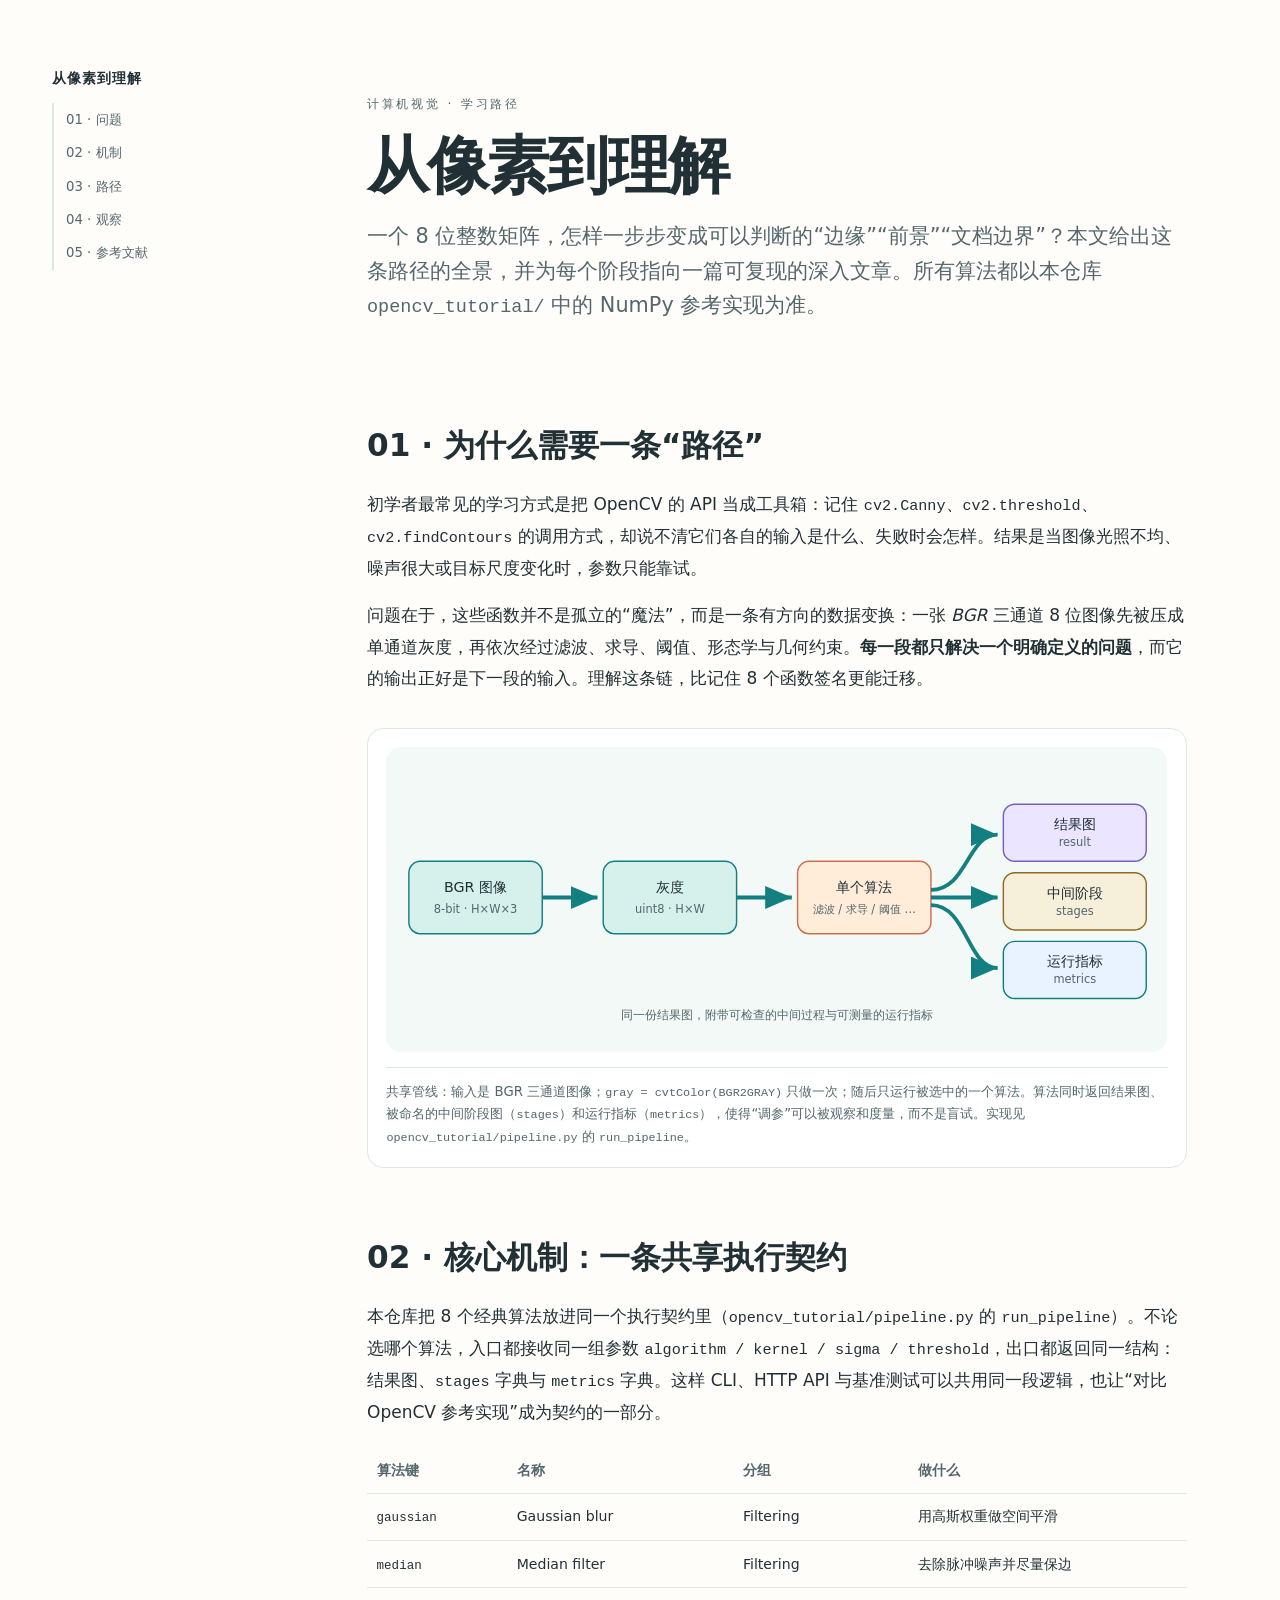
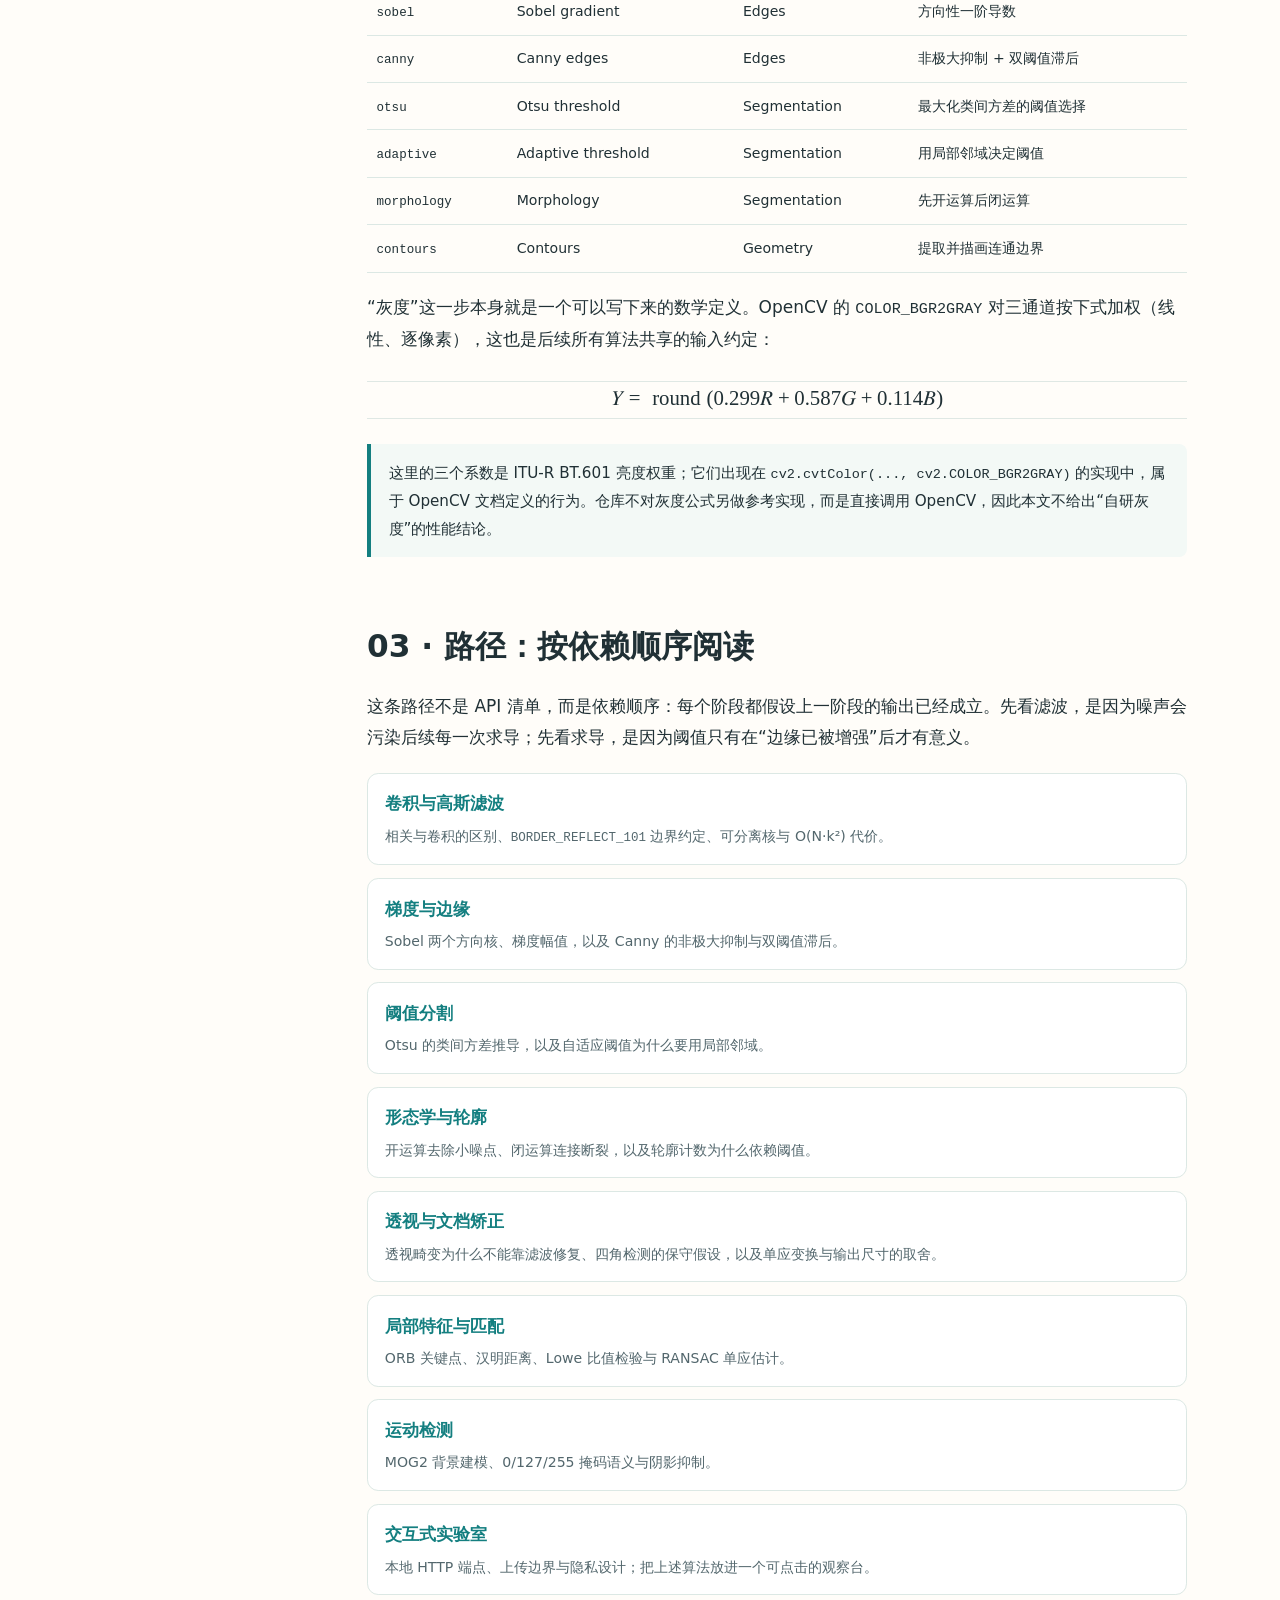
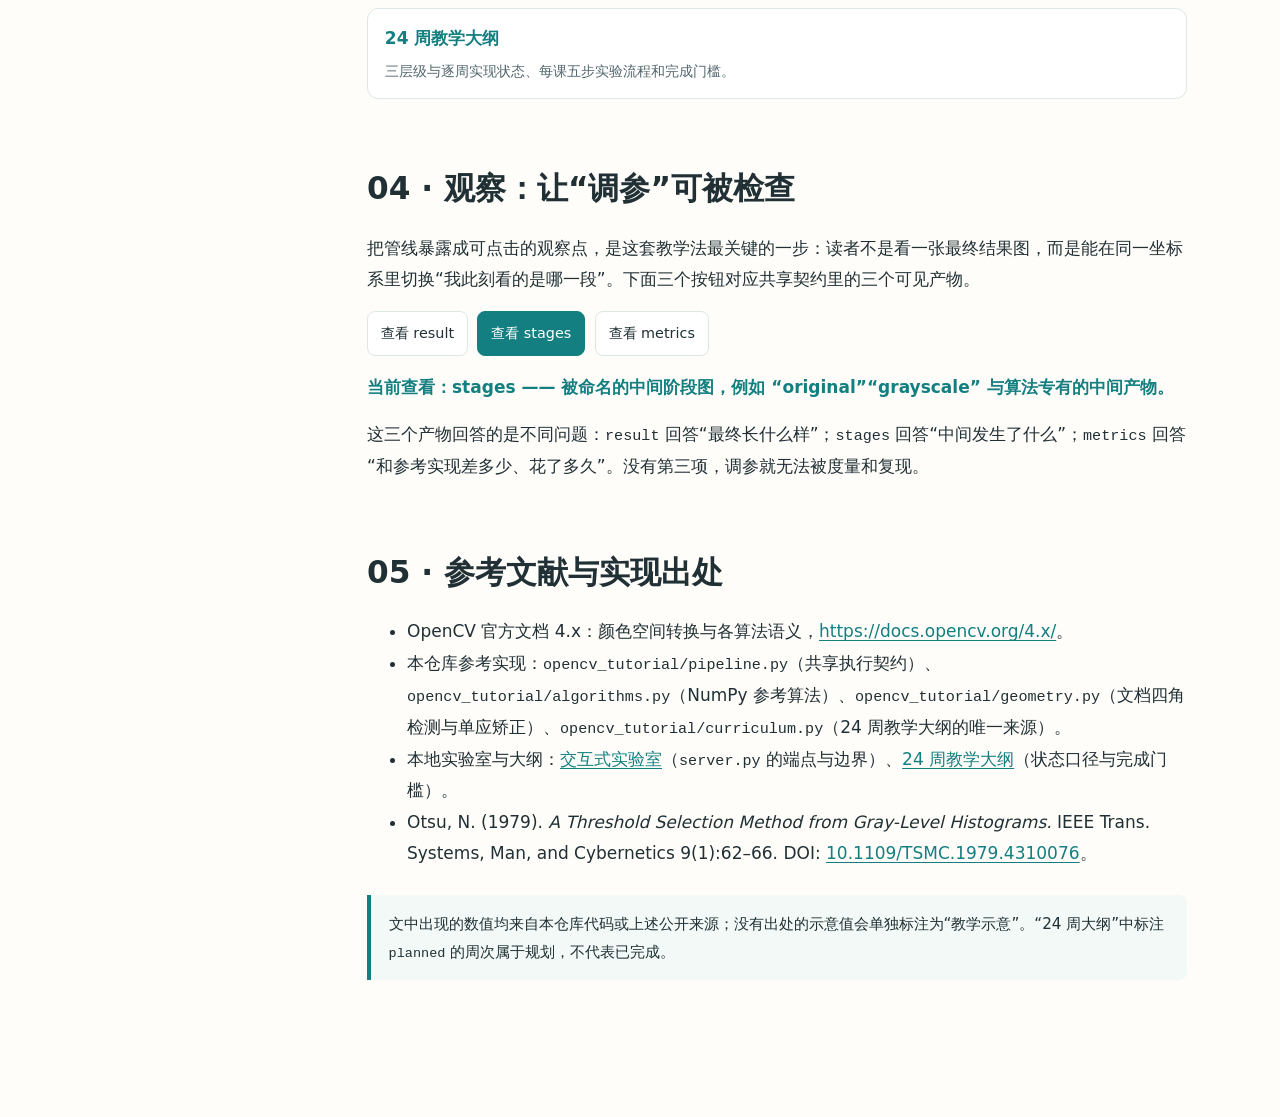
<file: articles/index.html>
<!doctype html>
<html lang="zh-CN">
<head>
<meta charset="utf-8">
<meta name="viewport" content="width=device-width,initial-scale=1">
<meta name="color-scheme" content="light">
<meta name="description" content="从像素到理解：一个可复现的计算机视觉学习路径，逐段解释本仓库实现的经典算法。">
<title>从像素到理解 · 计算机视觉的学习路径</title>
<style>
:root{color-scheme:light;--paper:#fffdf9;--ink:#203035;--subtle:#53676d;--accent:#147f80;--transform:#d06d4d;--structure:#7461ba;--annotation:#916c22;--border:#dce8e4;--surface:#f3f9f6;--max-reading:820px}
*{box-sizing:border-box}
html{scroll-behavior:smooth}
body{margin:0;background:var(--paper);color:var(--ink);font:17px/1.85 system-ui,-apple-system,"PingFang SC","Microsoft YaHei",sans-serif}
a{color:var(--accent);text-underline-offset:.17em}a:hover{color:var(--transform)}
a:focus-visible,button:focus-visible,input:focus-visible{outline:3px solid var(--accent);outline-offset:3px}
.skip-link{position:absolute;left:1rem;top:-5rem;background:var(--ink);color:white;padding:.5rem 1rem;z-index:10}.skip-link:focus{top:1rem}
.layout{max-width:1240px;margin:0 auto;display:grid;grid-template-columns:210px minmax(0,1fr);gap:clamp(2rem,5vw,5rem);padding:4.25rem 2rem 8rem}
.toc{position:sticky;top:2rem;align-self:start;font-size:.83rem;line-height:1.55;max-height:calc(100vh - 4rem);overflow:auto}
.toc strong{display:block;font-size:.85rem;letter-spacing:.08em;margin-bottom:.9rem}.toc a{display:block;text-decoration:none;color:var(--subtle);border-left:2px solid var(--border);padding:.4rem .75rem}.toc a:hover{border-color:var(--accent);color:var(--accent);background:var(--surface)}
main{min-width:0}article{max-width:var(--max-reading);margin:0 auto;min-width:0}
.article-header{padding-top:.5rem;padding-bottom:1rem}.kicker{font-size:.78rem;letter-spacing:.22em;color:var(--subtle);text-transform:uppercase}.article-header h1{font-size:clamp(2.3rem,5.2vw,3.9rem);line-height:1.12;letter-spacing:-.03em;margin:.5rem 0 1.15rem}.dek{font-size:clamp(1.08rem,2.1vw,1.3rem);line-height:1.65;color:var(--subtle)}
section{scroll-margin-top:2rem;margin-top:4.25rem}h2{font-size:clamp(1.5rem,2.9vw,1.95rem);line-height:1.4;margin:0 0 1.35rem}h3{font-size:1.2rem;line-height:1.5;margin:2.1rem 0 .7rem}
p{margin:1rem 0}code,pre{font-family:ui-monospace,SFMono-Regular,Consolas,monospace}code{font-size:.89em}pre{padding:1.1rem;background:#1c3037;color:#e7f5ef;border-radius:.8rem;overflow:auto;line-height:1.6;font-size:.86rem}
figure{margin:2.1rem 0;padding:1.15rem;border:1px solid var(--border);border-radius:1rem;background:white}figure svg{width:100%;height:auto;display:block}figcaption{font-size:.83rem;line-height:1.7;color:var(--subtle);border-top:1px solid var(--border);margin-top:.9rem;padding-top:.8rem}
.note{margin:1.6rem 0;padding:.9rem 1.1rem;border-left:4px solid var(--accent);background:var(--surface);border-radius:0 .5rem .5rem 0;font-size:.95rem}
.control-row{display:flex;gap:.6rem;flex-wrap:wrap;margin:1rem 0}button{font:inherit;font-size:.9rem;cursor:pointer;padding:.5rem .8rem;border:1px solid var(--border);border-radius:.5rem;background:white;color:var(--ink)}button[aria-pressed="true"]{background:var(--accent);color:white;border-color:var(--accent)}
.status{min-height:1.5em;color:var(--accent);font-weight:600}
table{width:100%;border-collapse:collapse;font-size:.88rem;margin:1.2rem 0}th,td{border-bottom:1px solid var(--border);text-align:left;padding:.6rem;vertical-align:top}th{color:var(--subtle);font-weight:600}
.card-list{list-style:none;padding:0;margin:1.2rem 0}.card-list li{margin:0 0 .8rem;padding:.9rem 1.05rem;border:1px solid var(--border);border-radius:.7rem;background:white}.card-list a{font-weight:600;text-decoration:none}.card-list span{display:block;color:var(--subtle);font-size:.88rem;margin-top:.2rem}
.math-inline{font-family:"Cambria Math","STIX Two Math","Latin Modern Math",serif;vertical-align:-.05em}
.math-equation{max-width:100%;min-width:0;margin:1.6rem 0;padding:.5rem 0;border-block:1px solid #dfe8e4}
.math-scroll,[data-math-scroll]{display:block;max-width:100%;min-width:0;overflow-x:auto;overflow-y:hidden}
.math-scroll:focus-visible,[data-math-scroll]:focus-visible{outline:3px solid #147f80;outline-offset:2px}
.math-scroll math[display="block"],[data-math-scroll] math[display="block"]{width:max-content;min-width:100%;font-size:clamp(1.05rem,2.2vw,1.3rem);text-align:center}
@media(max-width:900px){.layout{display:block;padding:2rem 1.2rem 5rem}.toc{position:static;max-height:none;margin-bottom:2rem;border-bottom:1px solid var(--border);padding-bottom:1rem}.toc a{display:inline-block;border-left:0;border-bottom:2px solid transparent;margin-right:.35rem;padding:.4rem .3rem}}
@media(max-width:480px){body{font-size:16px}.layout{padding:1.3rem 1rem 4rem}figure{padding:.6rem}section{margin-top:3.25rem}}
@media(prefers-reduced-motion:reduce){html{scroll-behavior:auto}*,*::before,*::after{animation:none!important;transition:none!important}}
@media print{body{background:white;color:black;font-size:11pt}.layout{display:block;padding:0}.toc,.control-row,.skip-link{display:none!important}article{max-width:none}figure{break-inside:avoid}a{color:#164e54}section{margin-top:1.6rem}.math-scroll,[data-math-scroll]{overflow:visible}}
</style>
</head>
<body>
<a class="skip-link" href="#content">跳转至正文</a>
<div class="layout">
<nav class="toc" aria-label="文章目录"><strong>从像素到理解</strong><a href="#problem">01 · 问题</a><a href="#contract">02 · 机制</a><a href="#path">03 · 路径</a><a href="#inspect">04 · 观察</a><a href="#references">05 · 参考文献</a></nav>
<main id="content"><article>
<header class="article-header">
<p class="kicker">计算机视觉 · 学习路径</p>
<h1>从像素到理解</h1>
<p class="dek">一个 8 位整数矩阵，怎样一步步变成可以判断的“边缘”“前景”“文档边界”？本文给出这条路径的全景，并为每个阶段指向一篇可复现的深入文章。所有算法都以本仓库 <code>opencv_tutorial/</code> 中的 NumPy 参考实现为准。</p>
</header>

<section id="problem" aria-labelledby="problem-h">
<h2 id="problem-h">01 · 为什么需要一条“路径”</h2>
<p>初学者最常见的学习方式是把 OpenCV 的 API 当成工具箱：记住 <code>cv2.Canny</code>、<code>cv2.threshold</code>、<code>cv2.findContours</code> 的调用方式，却说不清它们各自的输入是什么、失败时会怎样。结果是当图像光照不均、噪声很大或目标尺度变化时，参数只能靠试。</p>
<p>问题在于，这些函数并不是孤立的“魔法”，而是一条有方向的数据变换：一张 <em>BGR</em> 三通道 8 位图像先被压成单通道灰度，再依次经过滤波、求导、阈值、形态学与几何约束。<strong>每一段都只解决一个明确定义的问题</strong>，而它的输出正好是下一段的输入。理解这条链，比记住 8 个函数签名更能迁移。</p>
<figure>
<svg role="img" aria-labelledby="fig-pipe-title fig-pipe-desc" viewBox="0 0 820 320" xmlns="http://www.w3.org/2000/svg">
<title id="fig-pipe-title">共享图像处理管线的数据流</title>
<desc id="fig-pipe-desc">BGR 输入先转为灰度，再进入选定的单个算法；算法输出结果图、若干中间阶段图以及运行指标。</desc>
<rect width="820" height="320" rx="16" fill="#f3f9f6"/>
<g font-size="15" text-anchor="middle" fill="#203035">
<rect x="24" y="120" width="140" height="76" rx="12" fill="#d6f1eb" stroke="#147f80" stroke-width="1.5"/>
<text x="94" y="152">BGR 图像</text><text x="94" y="174" font-size="12" fill="#53676d">8-bit · H×W×3</text>
<rect x="228" y="120" width="140" height="76" rx="12" fill="#d6f1eb" stroke="#147f80" stroke-width="1.5"/>
<text x="298" y="152">灰度</text><text x="298" y="174" font-size="12" fill="#53676d">uint8 · H×W</text>
<rect x="432" y="120" width="140" height="76" rx="12" fill="#ffecd9" stroke="#d06d4d" stroke-width="1.5"/>
<text x="502" y="152">单个算法</text><text x="502" y="174" font-size="12" fill="#53676d">滤波 / 求导 / 阈值 …</text>
<rect x="648" y="60" width="150" height="60" rx="12" fill="#ebe5ff" stroke="#7461ba" stroke-width="1.5"/>
<text x="723" y="86">结果图</text><text x="723" y="104" font-size="12" fill="#53676d">result</text>
<rect x="648" y="132" width="150" height="60" rx="12" fill="#f6efd9" stroke="#916c22" stroke-width="1.5"/>
<text x="723" y="158">中间阶段</text><text x="723" y="176" font-size="12" fill="#53676d">stages</text>
<rect x="648" y="204" width="150" height="60" rx="12" fill="#e9f2ff" stroke="#147f80" stroke-width="1.5"/>
<text x="723" y="230">运行指标</text><text x="723" y="248" font-size="12" fill="#53676d">metrics</text>
</g>
<g stroke="#147f80" stroke-width="4" fill="none" marker-end="url(#arrow)">
<path d="M164 158 H222"/><path d="M368 158 H426"/><path d="M572 150 C610 150 610 92 642 92"/><path d="M572 158 H642"/><path d="M572 166 C610 166 610 232 642 232"/>
</g>
<defs><marker id="arrow" markerWidth="10" markerHeight="10" refX="7" refY="3" orient="auto"><path d="M0 0 L7 3 L0 6 Z" fill="#147f80"/></marker></defs>
<text x="410" y="286" font-size="13" text-anchor="middle" fill="#53676d">同一份结果图，附带可检查的中间过程与可测量的运行指标</text>
</svg>
<figcaption>共享管线：输入是 BGR 三通道图像；<code>gray = cvtColor(BGR2GRAY)</code> 只做一次；随后只运行被选中的一个算法。算法同时返回结果图、被命名的中间阶段图（<code>stages</code>）和运行指标（<code>metrics</code>），使得“调参”可以被观察和度量，而不是盲试。实现见 <code>opencv_tutorial/pipeline.py</code> 的 <code>run_pipeline</code>。</figcaption>
</figure>
</section>

<section id="contract" aria-labelledby="contract-h">
<h2 id="contract-h">02 · 核心机制：一条共享执行契约</h2>
<p>本仓库把 8 个经典算法放进同一个执行契约里（<code>opencv_tutorial/pipeline.py</code> 的 <code>run_pipeline</code>）。不论选哪个算法，入口都接收同一组参数 <code>algorithm / kernel / sigma / threshold</code>，出口都返回同一结构：结果图、<code>stages</code> 字典与 <code>metrics</code> 字典。这样 CLI、HTTP API 与基准测试可以共用同一段逻辑，也让“对比 OpenCV 参考实现”成为契约的一部分。</p>
<table>
<caption class="visually-hidden" style="position:absolute;left:-9999px">仓库实现的八个算法及其分组</caption>
<thead><tr><th>算法键</th><th>名称</th><th>分组</th><th>做什么</th></tr></thead>
<tbody>
<tr><td><code>gaussian</code></td><td>Gaussian blur</td><td>Filtering</td><td>用高斯权重做空间平滑</td></tr>
<tr><td><code>median</code></td><td>Median filter</td><td>Filtering</td><td>去除脉冲噪声并尽量保边</td></tr>
<tr><td><code>sobel</code></td><td>Sobel gradient</td><td>Edges</td><td>方向性一阶导数</td></tr>
<tr><td><code>canny</code></td><td>Canny edges</td><td>Edges</td><td>非极大抑制 + 双阈值滞后</td></tr>
<tr><td><code>otsu</code></td><td>Otsu threshold</td><td>Segmentation</td><td>最大化类间方差的阈值选择</td></tr>
<tr><td><code>adaptive</code></td><td>Adaptive threshold</td><td>Segmentation</td><td>用局部邻域决定阈值</td></tr>
<tr><td><code>morphology</code></td><td>Morphology</td><td>Segmentation</td><td>先开运算后闭运算</td></tr>
<tr><td><code>contours</code></td><td>Contours</td><td>Geometry</td><td>提取并描画连通边界</td></tr>
</tbody>
</table>
<p>“灰度”这一步本身就是一个可以写下来的数学定义。OpenCV 的 <code>COLOR_BGR2GRAY</code> 对三通道按下式加权（线性、逐像素），这也是后续所有算法共享的输入约定：</p>
<div class="math-equation" role="group" aria-label="灰度加权公式">
<div class="math-scroll" data-math-scroll tabindex="0" role="region" aria-label="灰度加权公式，可横向滚动">
<math display="block" aria-label="灰度值 Y 等于 0.299 乘 R 加 0.587 乘 G 加 0.114 乘 B，结果四舍五入到 8 位">
<mrow>
<mi>Y</mi><mo>=</mo>
<mrow><mo>round</mo><mo>(</mo><mn>0.299</mn><mi>R</mi><mo>+</mo><mn>0.587</mn><mi>G</mi><mo>+</mo><mn>0.114</mn><mi>B</mi><mo>)</mo></mrow>
</mrow>
</math>
</div>
</div>
<p class="note">这里的三个系数是 ITU-R BT.601 亮度权重；它们出现在 <code>cv2.cvtColor(..., cv2.COLOR_BGR2GRAY)</code> 的实现中，属于 OpenCV 文档定义的行为。仓库不对灰度公式另做参考实现，而是直接调用 OpenCV，因此本文不给出“自研灰度”的性能结论。</p>
</section>

<section id="path" aria-labelledby="path-h">
<h2 id="path-h">03 · 路径：按依赖顺序阅读</h2>
<p>这条路径不是 API 清单，而是依赖顺序：每个阶段都假设上一阶段的输出已经成立。先看滤波，是因为噪声会污染后续每一次求导；先看求导，是因为阈值只有在“边缘已被增强”后才有意义。</p>
<ul class="card-list">
<li><a href="convolution.html">卷积与高斯滤波</a><span>相关与卷积的区别、<code>BORDER_REFLECT_101</code> 边界约定、可分离核与 O(N·k²) 代价。</span></li>
<li><a href="gradients.html">梯度与边缘</a><span>Sobel 两个方向核、梯度幅值，以及 Canny 的非极大抑制与双阈值滞后。</span></li>
<li><a href="thresholding.html">阈值分割</a><span>Otsu 的类间方差推导，以及自适应阈值为什么要用局部邻域。</span></li>
<li><a href="morphology.html">形态学与轮廓</a><span>开运算去除小噪点、闭运算连接断裂，以及轮廓计数为什么依赖阈值。</span></li>
<li><a href="geometry.html">透视与文档矫正</a><span>透视畸变为什么不能靠滤波修复、四角检测的保守假设，以及单应变换与输出尺寸的取舍。</span></li>
<li><a href="local-features.html">局部特征与匹配</a><span>ORB 关键点、汉明距离、Lowe 比值检验与 RANSAC 单应估计。</span></li>
<li><a href="motion.html">运动检测</a><span>MOG2 背景建模、0/127/255 掩码语义与阴影抑制。</span></li>
<li><a href="web-lab.html">交互式实验室</a><span>本地 HTTP 端点、上传边界与隐私设计；把上述算法放进一个可点击的观察台。</span></li>
<li><a href="curriculum.html">24 周教学大纲</a><span>三层级与逐周实现状态、每课五步实验流程和完成门槛。</span></li>
</ul>
</section>

<section id="inspect" aria-labelledby="inspect-h">
<h2 id="inspect-h">04 · 观察：让“调参”可被检查</h2>
<p>把管线暴露成可点击的观察点，是这套教学法最关键的一步：读者不是看一张最终结果图，而是能在同一坐标系里切换“我此刻看的是哪一段”。下面三个按钮对应共享契约里的三个可见产物。</p>
<div class="control-row" role="group" aria-label="选择要观察的管线产物">
<button type="button" data-view="result" aria-pressed="false">查看 result</button>
<button type="button" data-view="stages" aria-pressed="true">查看 stages</button>
<button type="button" data-view="metrics" aria-pressed="false">查看 metrics</button>
</div>
<p class="status" id="inspect-status" aria-live="polite">当前查看：stages —— 被命名的中间阶段图，例如 “original”“grayscale” 与算法专有的中间产物。</p>
<p>这三个产物回答的是不同问题：<code>result</code> 回答“最终长什么样”；<code>stages</code> 回答“中间发生了什么”；<code>metrics</code> 回答“和参考实现差多少、花了多久”。没有第三项，调参就无法被度量和复现。</p>
</section>

<section id="references" aria-labelledby="ref-h">
<h2 id="ref-h">05 · 参考文献与实现出处</h2>
<ul>
<li>OpenCV 官方文档 4.x：颜色空间转换与各算法语义，<a href="https://docs.opencv.org/4.x/">https://docs.opencv.org/4.x/</a>。</li>
<li>本仓库参考实现：<code>opencv_tutorial/pipeline.py</code>（共享执行契约）、<code>opencv_tutorial/algorithms.py</code>（NumPy 参考算法）、<code>opencv_tutorial/geometry.py</code>（文档四角检测与单应矫正）、<code>opencv_tutorial/curriculum.py</code>（24 周教学大纲的唯一来源）。</li>
<li>本地实验室与大纲：<a href="web-lab.html">交互式实验室</a>（<code>server.py</code> 的端点与边界）、<a href="curriculum.html">24 周教学大纲</a>（状态口径与完成门槛）。</li>
<li>Otsu, N. (1979). <em>A Threshold Selection Method from Gray-Level Histograms.</em> IEEE Trans. Systems, Man, and Cybernetics 9(1):62–66. DOI: <a href="https://doi.org/10.1109/TSMC.1979.4310076">10.1109/TSMC.1979.4310076</a>。</li>
</ul>
<p class="note">文中出现的数值均来自本仓库代码或上述公开来源；没有出处的示意值会单独标注为“教学示意”。“24 周大纲”中标注 <code>planned</code> 的周次属于规划，不代表已完成。</p>
</section>
</article></main>
</div>
<script>
(function(){
  var texts = {
    result: '当前查看：result —— 算法返回的最终图像，类型随算法而变：滤波结果是单通道图，contours 结果则是叠加了轮廓的原 BGR 图。',
    stages: '当前查看：stages —— 被命名的中间阶段图，例如 “original”“grayscale” 与算法专有的中间产物。',
    metrics: '当前查看：metrics —— 运行耗时、图像尺寸，以及与 OpenCV 参考实现的一致性（如高斯滤波的 reference_mae、Sobel 的 gradient_max_error、Otsu 的 reference_pixel_difference）。'
  };
  var status = document.getElementById('inspect-status');
  var buttons = Array.prototype.slice.call(document.querySelectorAll('[data-view]'));
  buttons.forEach(function(btn){
    btn.addEventListener('click', function(){
      buttons.forEach(function(b){ b.setAttribute('aria-pressed', String(b === btn)); });
      status.textContent = texts[btn.dataset.view] || '';
    });
  });
})();
</script>
</body>
</html>
</file>
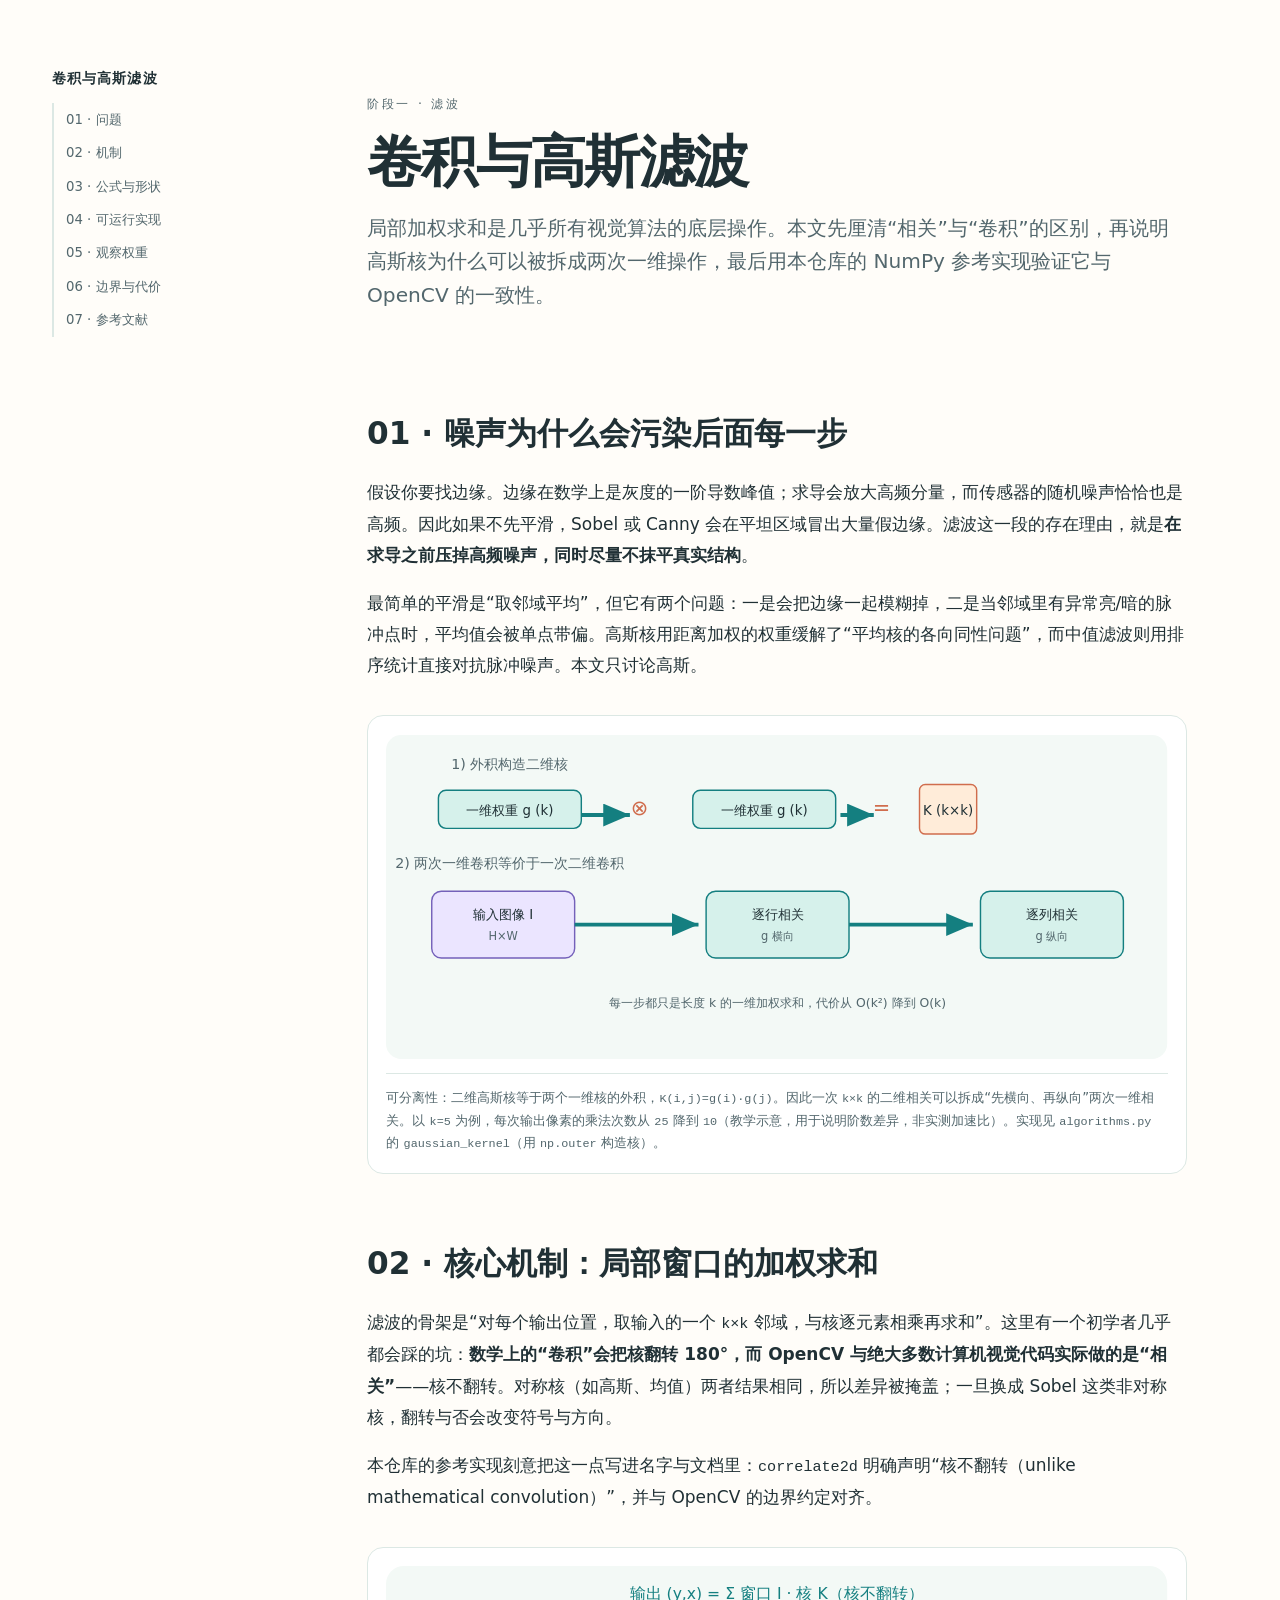
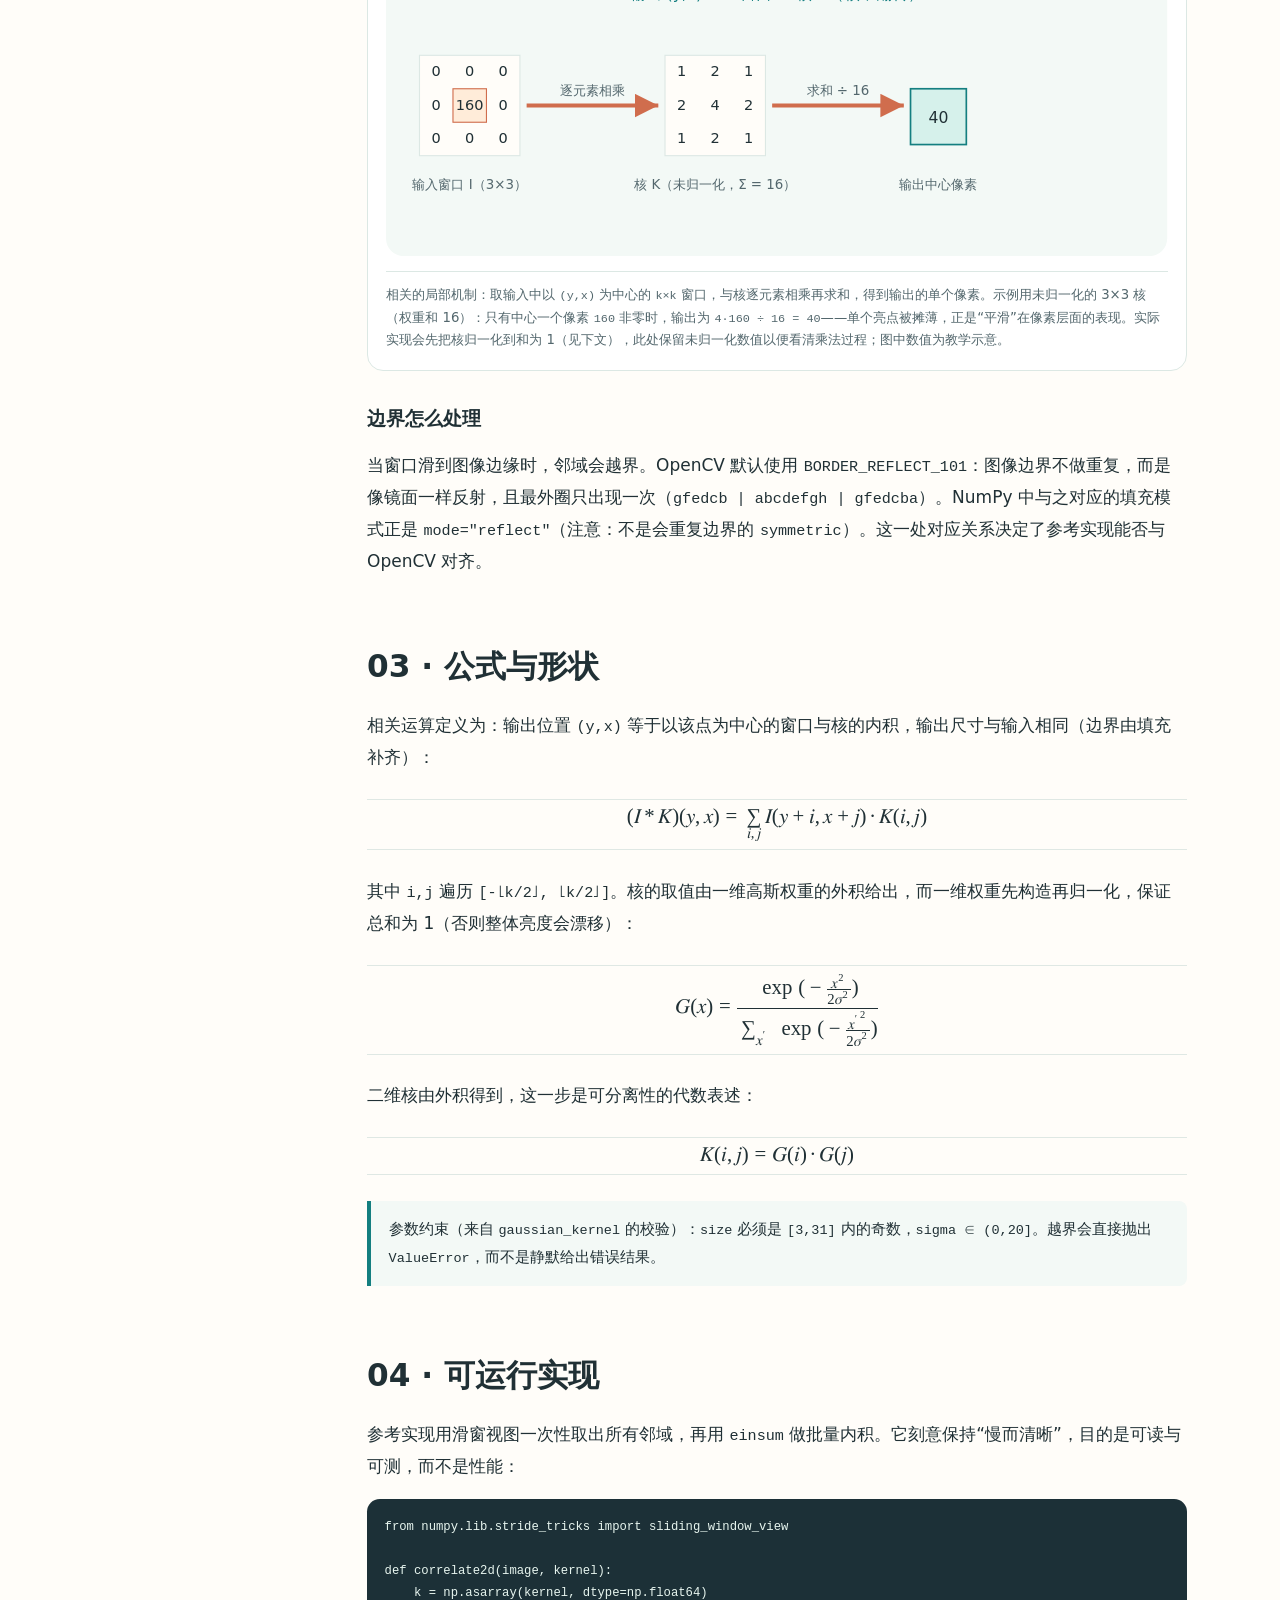
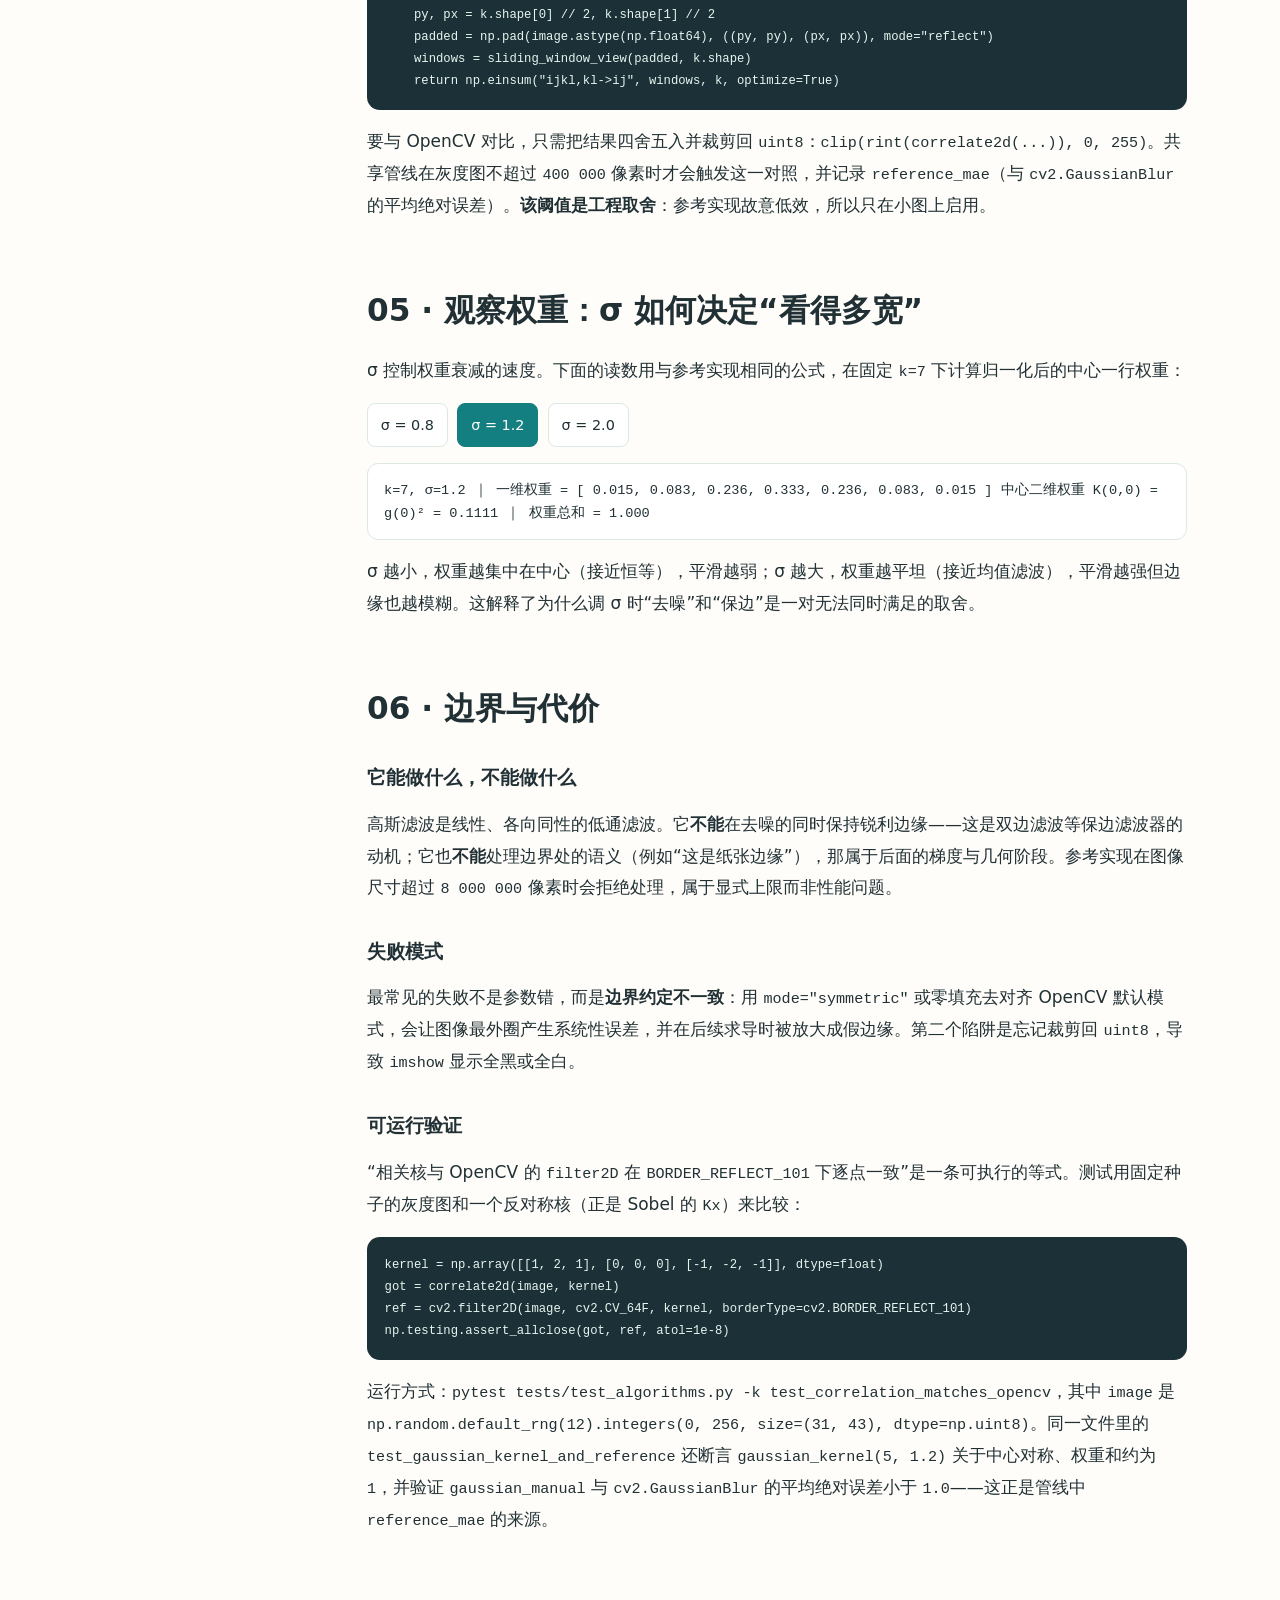
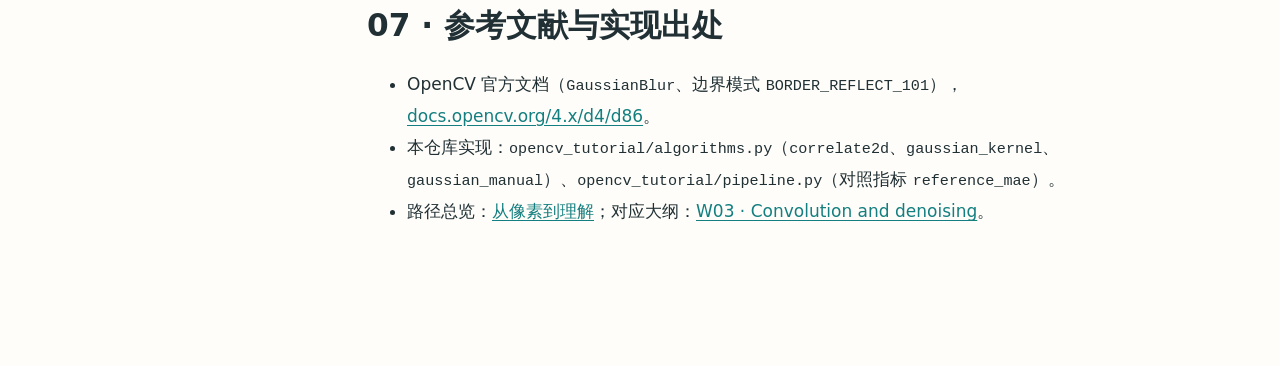
<file: articles/convolution.html>
<!doctype html>
<html lang="zh-CN">
<head>
<meta charset="utf-8">
<meta name="viewport" content="width=device-width,initial-scale=1">
<meta name="color-scheme" content="light">
<meta name="description" content="卷积与高斯滤波：相关与卷积的区别、边界约定、可分离核与代价，逐段解释并附可运行的 NumPy 参考实现。">
<title>卷积与高斯滤波 · 从像素到理解</title>
<style>
:root{color-scheme:light;--paper:#fffdf9;--ink:#203035;--subtle:#53676d;--accent:#147f80;--transform:#d06d4d;--structure:#7461ba;--annotation:#916c22;--border:#dce8e4;--surface:#f3f9f6;--max-reading:820px}
*{box-sizing:border-box}
html{scroll-behavior:smooth}
body{margin:0;background:var(--paper);color:var(--ink);font:17px/1.85 system-ui,-apple-system,"PingFang SC","Microsoft YaHei",sans-serif}
a{color:var(--accent);text-underline-offset:.17em}a:hover{color:var(--transform)}
a:focus-visible,button:focus-visible{outline:3px solid var(--accent);outline-offset:3px}
.skip-link{position:absolute;left:1rem;top:-5rem;background:var(--ink);color:white;padding:.5rem 1rem;z-index:10}.skip-link:focus{top:1rem}
.layout{max-width:1240px;margin:0 auto;display:grid;grid-template-columns:210px minmax(0,1fr);gap:clamp(2rem,5vw,5rem);padding:4.25rem 2rem 8rem}
.toc{position:sticky;top:2rem;align-self:start;font-size:.83rem;line-height:1.55;max-height:calc(100vh - 4rem);overflow:auto}
.toc strong{display:block;font-size:.85rem;letter-spacing:.08em;margin-bottom:.9rem}.toc a{display:block;text-decoration:none;color:var(--subtle);border-left:2px solid var(--border);padding:.4rem .75rem}.toc a:hover{border-color:var(--accent);color:var(--accent);background:var(--surface)}
main{min-width:0}article{max-width:var(--max-reading);margin:0 auto;min-width:0}
.article-header{padding-top:.5rem;padding-bottom:1rem}.kicker{font-size:.78rem;letter-spacing:.22em;color:var(--subtle);text-transform:uppercase}.article-header h1{font-size:clamp(2.1rem,4.8vw,3.5rem);line-height:1.12;letter-spacing:-.03em;margin:.5rem 0 1.15rem}.dek{font-size:clamp(1.06rem,2vw,1.26rem);line-height:1.65;color:var(--subtle)}
section{scroll-margin-top:2rem;margin-top:4.25rem}h2{font-size:clamp(1.5rem,2.9vw,1.95rem);line-height:1.4;margin:0 0 1.35rem}h3{font-size:1.2rem;line-height:1.5;margin:2.1rem 0 .7rem}
p{margin:1rem 0}code,pre{font-family:ui-monospace,SFMono-Regular,Consolas,monospace}code{font-size:.89em}pre{padding:1.1rem;background:#1c3037;color:#e7f5ef;border-radius:.8rem;overflow:auto;line-height:1.6;font-size:.86rem}
figure{margin:2.1rem 0;padding:1.15rem;border:1px solid var(--border);border-radius:1rem;background:white}figure svg{width:100%;height:auto;display:block}figcaption{font-size:.83rem;line-height:1.7;color:var(--subtle);border-top:1px solid var(--border);margin-top:.9rem;padding-top:.8rem}
.note{margin:1.6rem 0;padding:.9rem 1.1rem;border-left:4px solid var(--accent);background:var(--surface);border-radius:0 .5rem .5rem 0;font-size:.95rem}
.control-row{display:flex;gap:.6rem;flex-wrap:wrap;margin:1rem 0}button{font:inherit;font-size:.9rem;cursor:pointer;padding:.5rem .8rem;border:1px solid var(--border);border-radius:.5rem;background:white;color:var(--ink)}button[aria-pressed="true"]{background:var(--accent);color:white;border-color:var(--accent)}
.status{min-height:1.5em;color:var(--accent);font-weight:600}
.readout{margin:1rem 0;padding:.9rem 1rem;border:1px solid var(--border);border-radius:.7rem;background:white;font-family:ui-monospace,SFMono-Regular,Consolas,monospace;font-size:.85rem;overflow-wrap:anywhere;line-height:1.7}
table{width:100%;border-collapse:collapse;font-size:.88rem;margin:1.2rem 0}th,td{border-bottom:1px solid var(--border);text-align:left;padding:.6rem;vertical-align:top}th{color:var(--subtle);font-weight:600}
.math-inline{font-family:"Cambria Math","STIX Two Math","Latin Modern Math",serif;vertical-align:-.05em}
.math-equation{max-width:100%;min-width:0;margin:1.6rem 0;padding:.5rem 0;border-block:1px solid #dfe8e4}
.math-scroll,[data-math-scroll]{display:block;max-width:100%;min-width:0;overflow-x:auto;overflow-y:hidden}
.math-scroll:focus-visible,[data-math-scroll]:focus-visible{outline:3px solid #147f80;outline-offset:2px}
.math-scroll math[display="block"],[data-math-scroll] math[display="block"]{width:max-content;min-width:100%;font-size:clamp(1.05rem,2.2vw,1.3rem);text-align:center}
@media(max-width:900px){.layout{display:block;padding:2rem 1.2rem 5rem}.toc{position:static;max-height:none;margin-bottom:2rem;border-bottom:1px solid var(--border);padding-bottom:1rem}.toc a{display:inline-block;border-left:0;border-bottom:2px solid transparent;margin-right:.35rem;padding:.4rem .3rem}}
@media(max-width:480px){body{font-size:16px}.layout{padding:1.3rem 1rem 4rem}figure{padding:.6rem}section{margin-top:3.25rem}}
@media(prefers-reduced-motion:reduce){html{scroll-behavior:auto}*,*::before,*::after{animation:none!important;transition:none!important}}
@media print{body{background:white;color:black;font-size:11pt}.layout{display:block;padding:0}.toc,.control-row,.skip-link{display:none!important}article{max-width:none}figure{break-inside:avoid}a{color:#164e54}section{margin-top:1.6rem}.math-scroll,[data-math-scroll]{overflow:visible}}
</style>
</head>
<body>
<a class="skip-link" href="#content">跳转至正文</a>
<div class="layout">
<nav class="toc" aria-label="文章目录"><strong>卷积与高斯滤波</strong><a href="#problem">01 · 问题</a><a href="#mechanism">02 · 机制</a><a href="#shape">03 · 公式与形状</a><a href="#code">04 · 可运行实现</a><a href="#weights">05 · 观察权重</a><a href="#limits">06 · 边界与代价</a><a href="#references">07 · 参考文献</a></nav>
<main id="content"><article>
<header class="article-header">
<p class="kicker">阶段一 · 滤波</p>
<h1>卷积与高斯滤波</h1>
<p class="dek">局部加权求和是几乎所有视觉算法的底层操作。本文先厘清“相关”与“卷积”的区别，再说明高斯核为什么可以被拆成两次一维操作，最后用本仓库的 NumPy 参考实现验证它与 OpenCV 的一致性。</p>
</header>

<section id="problem" aria-labelledby="problem-h">
<h2 id="problem-h">01 · 噪声为什么会污染后面每一步</h2>
<p>假设你要找边缘。边缘在数学上是灰度的一阶导数峰值；求导会放大高频分量，而传感器的随机噪声恰恰也是高频。因此如果不先平滑，Sobel 或 Canny 会在平坦区域冒出大量假边缘。滤波这一段的存在理由，就是<strong>在求导之前压掉高频噪声，同时尽量不抹平真实结构</strong>。</p>
<p>最简单的平滑是“取邻域平均”，但它有两个问题：一是会把边缘一起模糊掉，二是当邻域里有异常亮/暗的脉冲点时，平均值会被单点带偏。高斯核用距离加权的权重缓解了“平均核的各向同性问题”，而中值滤波则用排序统计直接对抗脉冲噪声。本文只讨论高斯。</p>
<figure>
<svg role="img" aria-labelledby="fig-sep-title fig-sep-desc" viewBox="0 0 820 340" xmlns="http://www.w3.org/2000/svg">
<title id="fig-sep-title">高斯核的可分离性与两次一维卷积</title>
<desc id="fig-sep-desc">一维权重向量的外积得到二维高斯核；图像先按行与一维核相关，再按列与一维核相关，得到与二维核直接相关相同的输出。</desc>
<rect width="820" height="340" rx="16" fill="#f3f9f6"/>
<g font-size="14" text-anchor="middle" fill="#203035">
<text x="130" y="36" font-size="15" fill="#53676d">1) 外积构造二维核</text>
<rect x="55" y="58" width="150" height="40" rx="8" fill="#d6f1eb" stroke="#147f80" stroke-width="1.5"/>
<text x="130" y="84">一维权重 g (k)</text>
<text x="266" y="84" font-size="22" fill="#d06d4d">⊗</text>
<rect x="322" y="58" width="150" height="40" rx="8" fill="#d6f1eb" stroke="#147f80" stroke-width="1.5"/>
<text x="397" y="84">一维权重 g (k)</text>
<text x="520" y="84" font-size="22" fill="#d06d4d">=</text>
<rect x="560" y="52" width="60" height="52" rx="6" fill="#ffecd9" stroke="#d06d4d" stroke-width="1.5"/>
<text x="590" y="84">K (k×k)</text>
<text x="130" y="140" font-size="15" fill="#53676d">2) 两次一维卷积等价于一次二维卷积</text>
<rect x="48" y="164" width="150" height="70" rx="10" fill="#ebe5ff" stroke="#7461ba" stroke-width="1.5"/>
<text x="123" y="193">输入图像 I</text><text x="123" y="215" font-size="12" fill="#53676d">H×W</text>
<rect x="336" y="164" width="150" height="70" rx="10" fill="#d6f1eb" stroke="#147f80" stroke-width="1.5"/>
<text x="411" y="193">逐行相关</text><text x="411" y="215" font-size="12" fill="#53676d">g 横向</text>
<rect x="624" y="164" width="150" height="70" rx="10" fill="#d6f1eb" stroke="#147f80" stroke-width="1.5"/>
<text x="699" y="193">逐列相关</text><text x="699" y="215" font-size="12" fill="#53676d">g 纵向</text>
<text x="411" y="286" font-size="13" fill="#53676d">每一步都只是长度 k 的一维加权求和，代价从 O(k²) 降到 O(k)</text>
</g>
<g stroke="#147f80" stroke-width="4" fill="none" marker-end="url(#a2)">
<path d="M205 84 H256"/><path d="M477 84 H512"/><path d="M198 199 H328"/><path d="M486 199 H616"/>
</g>
<defs><marker id="a2" markerWidth="10" markerHeight="10" refX="7" refY="3" orient="auto"><path d="M0 0 L7 3 L0 6 Z" fill="#147f80"/></marker></defs>
</svg>
<figcaption>可分离性：二维高斯核等于两个一维核的外积，<code>K(i,j)=g(i)·g(j)</code>。因此一次 <code>k×k</code> 的二维相关可以拆成“先横向、再纵向”两次一维相关。以 <code>k=5</code> 为例，每次输出像素的乘法次数从 <code>25</code> 降到 <code>10</code>（教学示意，用于说明阶数差异，非实测加速比）。实现见 <code>algorithms.py</code> 的 <code>gaussian_kernel</code>（用 <code>np.outer</code> 构造核）。</figcaption>
</figure>
</section>

<section id="mechanism" aria-labelledby="mechanism-h">
<h2 id="mechanism-h">02 · 核心机制：局部窗口的加权求和</h2>
<p>滤波的骨架是“对每个输出位置，取输入的一个 <code>k×k</code> 邻域，与核逐元素相乘再求和”。这里有一个初学者几乎都会踩的坑：<strong>数学上的“卷积”会把核翻转 180°，而 OpenCV 与绝大多数计算机视觉代码实际做的是“相关”</strong>——核不翻转。对称核（如高斯、均值）两者结果相同，所以差异被掩盖；一旦换成 Sobel 这类非对称核，翻转与否会改变符号与方向。</p>
<p>本仓库的参考实现刻意把这一点写进名字与文档里：<code>correlate2d</code> 明确声明“核不翻转（unlike mathematical convolution）”，并与 OpenCV 的边界约定对齐。</p>
<figure>
<svg role="img" aria-labelledby="fig-corr-title fig-corr-desc" viewBox="0 0 700 260" xmlns="http://www.w3.org/2000/svg">
<title id="fig-corr-title">相关运算：一个输出像素是窗口与核的逐元素乘积之和</title>
<desc id="fig-corr-desc">取输入的 3×3 窗口与 3×3 核逐元素相乘再求和，得到输出图对应位置的单个像素值。</desc>
<rect width="700" height="260" rx="16" fill="#f3f9f6"/>
<text x="350" y="30" font-size="14" text-anchor="middle" fill="#147f80">输出 (y,x) = Σ 窗口 I · 核 K（核不翻转）</text>
<g font-size="13" text-anchor="middle" fill="#203035">
<rect x="30" y="80" width="90" height="90" fill="#fffdf9" stroke="#dce8e4"/>
<rect x="60" y="110" width="30" height="30" fill="#ffecd9" stroke="#d06d4d"/>
<text x="45" y="99">0</text><text x="75" y="99">0</text><text x="105" y="99">0</text>
<text x="45" y="129">0</text><text x="75" y="129">160</text><text x="105" y="129">0</text>
<text x="45" y="159">0</text><text x="75" y="159">0</text><text x="105" y="159">0</text>
</g>
<text x="75" y="200" font-size="12" text-anchor="middle" fill="#53676d">输入窗口 I（3×3）</text>
<g font-size="13" text-anchor="middle" fill="#203035">
<rect x="250" y="80" width="90" height="90" fill="#fffdf9" stroke="#dce8e4"/>
<text x="265" y="99">1</text><text x="295" y="99">2</text><text x="325" y="99">1</text>
<text x="265" y="129">2</text><text x="295" y="129">4</text><text x="325" y="129">2</text>
<text x="265" y="159">1</text><text x="295" y="159">2</text><text x="325" y="159">1</text>
</g>
<text x="295" y="200" font-size="12" text-anchor="middle" fill="#53676d">核 K（未归一化，Σ = 16）</text>
<rect x="470" y="110" width="50" height="50" fill="#d6f1eb" stroke="#147f80" stroke-width="1.5"/>
<text x="495" y="141" font-size="14" text-anchor="middle" fill="#203035">40</text>
<text x="495" y="200" font-size="12" text-anchor="middle" fill="#53676d">输出中心像素</text>
<g stroke="#d06d4d" stroke-width="3.5" fill="none" marker-end="url(#ac)">
<path d="M126 125 H244"/><path d="M346 125 H464"/>
</g>
<text x="185" y="116" font-size="12" text-anchor="middle" fill="#53676d">逐元素相乘</text>
<text x="405" y="116" font-size="12" text-anchor="middle" fill="#53676d">求和 ÷ 16</text>
<defs><marker id="ac" markerWidth="9" markerHeight="9" refX="6" refY="3" orient="auto"><path d="M0 0 L6 3 L0 6 Z" fill="#d06d4d"/></marker></defs>
</svg>
<figcaption>相关的局部机制：取输入中以 <code>(y,x)</code> 为中心的 <code>k×k</code> 窗口，与核逐元素相乘再求和，得到输出的单个像素。示例用未归一化的 3×3 核（权重和 16）：只有中心一个像素 <code>160</code> 非零时，输出为 <code>4·160 ÷ 16 = 40</code>——单个亮点被摊薄，正是“平滑”在像素层面的表现。实际实现会先把核归一化到和为 1（见下文），此处保留未归一化数值以便看清乘法过程；图中数值为教学示意。</figcaption>
</figure>
<h3>边界怎么处理</h3>
<p>当窗口滑到图像边缘时，邻域会越界。OpenCV 默认使用 <code>BORDER_REFLECT_101</code>：图像边界不做重复，而是像镜面一样反射，且最外圈只出现一次（<code>gfedcb | abcdefgh | gfedcba</code>）。NumPy 中与之对应的填充模式正是 <code>mode="reflect"</code>（注意：不是会重复边界的 <code>symmetric</code>）。这一处对应关系决定了参考实现能否与 OpenCV 对齐。</p>
</section>

<section id="shape" aria-labelledby="shape-h">
<h2 id="shape-h">03 · 公式与形状</h2>
<p>相关运算定义为：输出位置 <code>(y,x)</code> 等于以该点为中心的窗口与核的内积，输出尺寸与输入相同（边界由填充补齐）：</p>
<div class="math-equation" role="group" aria-label="二维相关定义">
<div class="math-scroll" data-math-scroll tabindex="0" role="region" aria-label="二维相关定义公式，可横向滚动">
<math display="block" aria-label="输出 y x 等于对 i 与 j 求和的 I y+i x+j 乘 K i j">
<mrow>
<mo>(</mo><mi>I</mi><mo>*</mo><mi>K</mi><mo>)</mo><mo>(</mo><mi>y</mi><mo>,</mo><mi>x</mi><mo>)</mo>
<mo>=</mo>
<munder><mo>∑</mo><mrow><mi>i</mi><mo>,</mo><mi>j</mi></mrow></munder>
<mi>I</mi><mo>(</mo><mi>y</mi><mo>+</mo><mi>i</mi><mo>,</mo><mi>x</mi><mo>+</mo><mi>j</mi><mo>)</mo>
<mo>·</mo>
<mi>K</mi><mo>(</mo><mi>i</mi><mo>,</mo><mi>j</mi><mo>)</mo>
</mrow>
</math>
</div>
</div>
<p>其中 <code>i,j</code> 遍历 <code>[-⌊k/2⌋, ⌊k/2⌋]</code>。核的取值由一维高斯权重的外积给出，而一维权重先构造再归一化，保证总和为 1（否则整体亮度会漂移）：</p>
<div class="math-equation" role="group" aria-label="一维高斯权重并归一化">
<div class="math-scroll" data-math-scroll tabindex="0" role="region" aria-label="一维高斯权重归一化公式，可横向滚动">
<math display="block" aria-label="G x 等于 exp 负 x 平方除以 2 sigma 平方，再除以所有位置的 exp 之和">
<mrow>
<mi>G</mi><mo>(</mo><mi>x</mi><mo>)</mo><mo>=</mo>
<mfrac>
<mrow><mo>exp</mo><mo>(</mo><mo>−</mo><mfrac><msup><mi>x</mi><mn>2</mn></msup><mrow><mn>2</mn><msup><mi>σ</mi><mn>2</mn></msup></mrow></mfrac><mo>)</mo></mrow>
<mrow><munder><mo>∑</mo><msup><mi>x</mi><mo>′</mo></msup></munder><mo>exp</mo><mo>(</mo><mo>−</mo><mfrac><msup><msup><mi>x</mi><mo>′</mo></msup><mn>2</mn></msup><mrow><mn>2</mn><msup><mi>σ</mi><mn>2</mn></msup></mrow></mfrac><mo>)</mo></mrow>
</mfrac>
</mrow>
</math>
</div>
</div>
<p>二维核由外积得到，这一步是可分离性的代数表述：</p>
<div class="math-equation" role="group" aria-label="二维高斯核的可分离外积">
<div class="math-scroll" data-math-scroll tabindex="0" role="region" aria-label="二维核等于两个一维权重的外积，可横向滚动">
<math display="block" aria-label="K i j 等于 G i 乘以 G j">
<mrow><mi>K</mi><mo>(</mo><mi>i</mi><mo>,</mo><mi>j</mi><mo>)</mo><mo>=</mo><mi>G</mi><mo>(</mo><mi>i</mi><mo>)</mo><mo>·</mo><mi>G</mi><mo>(</mo><mi>j</mi><mo>)</mo></mrow>
</math>
</div>
</div>
<p class="note">参数约束（来自 <code>gaussian_kernel</code> 的校验）：<code>size</code> 必须是 <code>[3,31]</code> 内的奇数，<code>sigma ∈ (0,20]</code>。越界会直接抛出 <code>ValueError</code>，而不是静默给出错误结果。</p>
</section>

<section id="code" aria-labelledby="code-h">
<h2 id="code-h">04 · 可运行实现</h2>
<p>参考实现用滑窗视图一次性取出所有邻域，再用 <code>einsum</code> 做批量内积。它刻意保持“慢而清晰”，目的是可读与可测，而不是性能：</p>
<pre><code>from numpy.lib.stride_tricks import sliding_window_view

def correlate2d(image, kernel):
    k = np.asarray(kernel, dtype=np.float64)
    py, px = k.shape[0] // 2, k.shape[1] // 2
    padded = np.pad(image.astype(np.float64), ((py, py), (px, px)), mode="reflect")
    windows = sliding_window_view(padded, k.shape)
    return np.einsum("ijkl,kl->ij", windows, k, optimize=True)</code></pre>
<p>要与 OpenCV 对比，只需把结果四舍五入并裁剪回 <code>uint8</code>：<code>clip(rint(correlate2d(...)), 0, 255)</code>。共享管线在灰度图不超过 <code>400 000</code> 像素时才会触发这一对照，并记录 <code>reference_mae</code>（与 <code>cv2.GaussianBlur</code> 的平均绝对误差）。<strong>该阈值是工程取舍</strong>：参考实现故意低效，所以只在小图上启用。</p>
</section>

<section id="weights" aria-labelledby="weights-h">
<h2 id="weights-h">05 · 观察权重：σ 如何决定“看得多宽”</h2>
<p>σ 控制权重衰减的速度。下面的读数用与参考实现相同的公式，在固定 <code>k=7</code> 下计算归一化后的中心一行权重：</p>
<div class="control-row" role="group" aria-label="选择 sigma">
<button type="button" data-sigma="0.8" aria-pressed="false">σ = 0.8</button>
<button type="button" data-sigma="1.2" aria-pressed="true">σ = 1.2</button>
<button type="button" data-sigma="2.0" aria-pressed="false">σ = 2.0</button>
</div>
<p class="readout" id="weight-readout" aria-live="polite"></p>
<p>σ 越小，权重越集中在中心（接近恒等），平滑越弱；σ 越大，权重越平坦（接近均值滤波），平滑越强但边缘也越模糊。这解释了为什么调 σ 时“去噪”和“保边”是一对无法同时满足的取舍。</p>
</section>

<section id="limits" aria-labelledby="limits-h">
<h2 id="limits-h">06 · 边界与代价</h2>
<h3>它能做什么，不能做什么</h3>
<p>高斯滤波是线性、各向同性的低通滤波。它<strong>不能</strong>在去噪的同时保持锐利边缘——这是双边滤波等保边滤波器的动机；它也<strong>不能</strong>处理边界处的语义（例如“这是纸张边缘”），那属于后面的梯度与几何阶段。参考实现在图像尺寸超过 <code>8 000 000</code> 像素时会拒绝处理，属于显式上限而非性能问题。</p>
<h3>失败模式</h3>
<p>最常见的失败不是参数错，而是<strong>边界约定不一致</strong>：用 <code>mode="symmetric"</code> 或零填充去对齐 OpenCV 默认模式，会让图像最外圈产生系统性误差，并在后续求导时被放大成假边缘。第二个陷阱是忘记裁剪回 <code>uint8</code>，导致 <code>imshow</code> 显示全黑或全白。</p>
<h3>可运行验证</h3>
<p>“相关核与 OpenCV 的 <code>filter2D</code> 在 <code>BORDER_REFLECT_101</code> 下逐点一致”是一条可执行的等式。测试用固定种子的灰度图和一个反对称核（正是 Sobel 的 <code>Kx</code>）来比较：</p>
<pre><code>kernel = np.array([[1, 2, 1], [0, 0, 0], [-1, -2, -1]], dtype=float)
got = correlate2d(image, kernel)
ref = cv2.filter2D(image, cv2.CV_64F, kernel, borderType=cv2.BORDER_REFLECT_101)
np.testing.assert_allclose(got, ref, atol=1e-8)</code></pre>
<p>运行方式：<code>pytest tests/test_algorithms.py -k test_correlation_matches_opencv</code>，其中 <code>image</code> 是 <code>np.random.default_rng(12).integers(0, 256, size=(31, 43), dtype=np.uint8)</code>。同一文件里的 <code>test_gaussian_kernel_and_reference</code> 还断言 <code>gaussian_kernel(5, 1.2)</code> 关于中心对称、权重和约为 <code>1</code>，并验证 <code>gaussian_manual</code> 与 <code>cv2.GaussianBlur</code> 的平均绝对误差小于 <code>1.0</code>——这正是管线中 <code>reference_mae</code> 的来源。</p>
</section>

<section id="references" aria-labelledby="ref-h">
<h2 id="ref-h">07 · 参考文献与实现出处</h2>
<ul>
<li>OpenCV 官方文档（<code>GaussianBlur</code>、边界模式 <code>BORDER_REFLECT_101</code>），<a href="https://docs.opencv.org/4.x/d4/d86/group__imgproc__filter.html">docs.opencv.org/4.x/d4/d86</a>。</li>
<li>本仓库实现：<code>opencv_tutorial/algorithms.py</code>（<code>correlate2d</code>、<code>gaussian_kernel</code>、<code>gaussian_manual</code>）、<code>opencv_tutorial/pipeline.py</code>（对照指标 <code>reference_mae</code>）。</li>
<li>路径总览：<a href="index.html">从像素到理解</a>；对应大纲：<a href="curriculum.html">W03 · Convolution and denoising</a>。</li>
</ul>
</section>
</article></main>
</div>
<script>
(function(){
  function weights(size, sigma){
    var c = Math.floor(size/2), w = [], s = 0, x;
    for (x = -c; x <= c; x++) { var v = Math.exp(-(x*x)/(2*sigma*sigma)); w.push(v); s += v; }
    return w.map(function(v){ return v/s; });
  }
  var out = document.getElementById('weight-readout');
  var buttons = Array.prototype.slice.call(document.querySelectorAll('[data-sigma]'));
  function render(sigma){
    var w = weights(7, sigma);
    var text = 'k=7, σ=' + sigma + ' ｜ 一维权重 = [ ' + w.map(function(v){ return v.toFixed(3); }).join(', ') + ' ]' +
      '\n中心二维权重 K(0,0) = g(0)² = ' + (w[3]*w[3]).toFixed(4) + ' ｜ 权重总和 = ' + w.reduce(function(a,b){return a+b;},0).toFixed(3);
    out.textContent = text;
  }
  buttons.forEach(function(btn){
    btn.addEventListener('click', function(){
      buttons.forEach(function(b){ b.setAttribute('aria-pressed', String(b === btn)); });
      render(btn.dataset.sigma);
    });
  });
  render('1.2');
})();
</script>
</body>
</html>
</file>
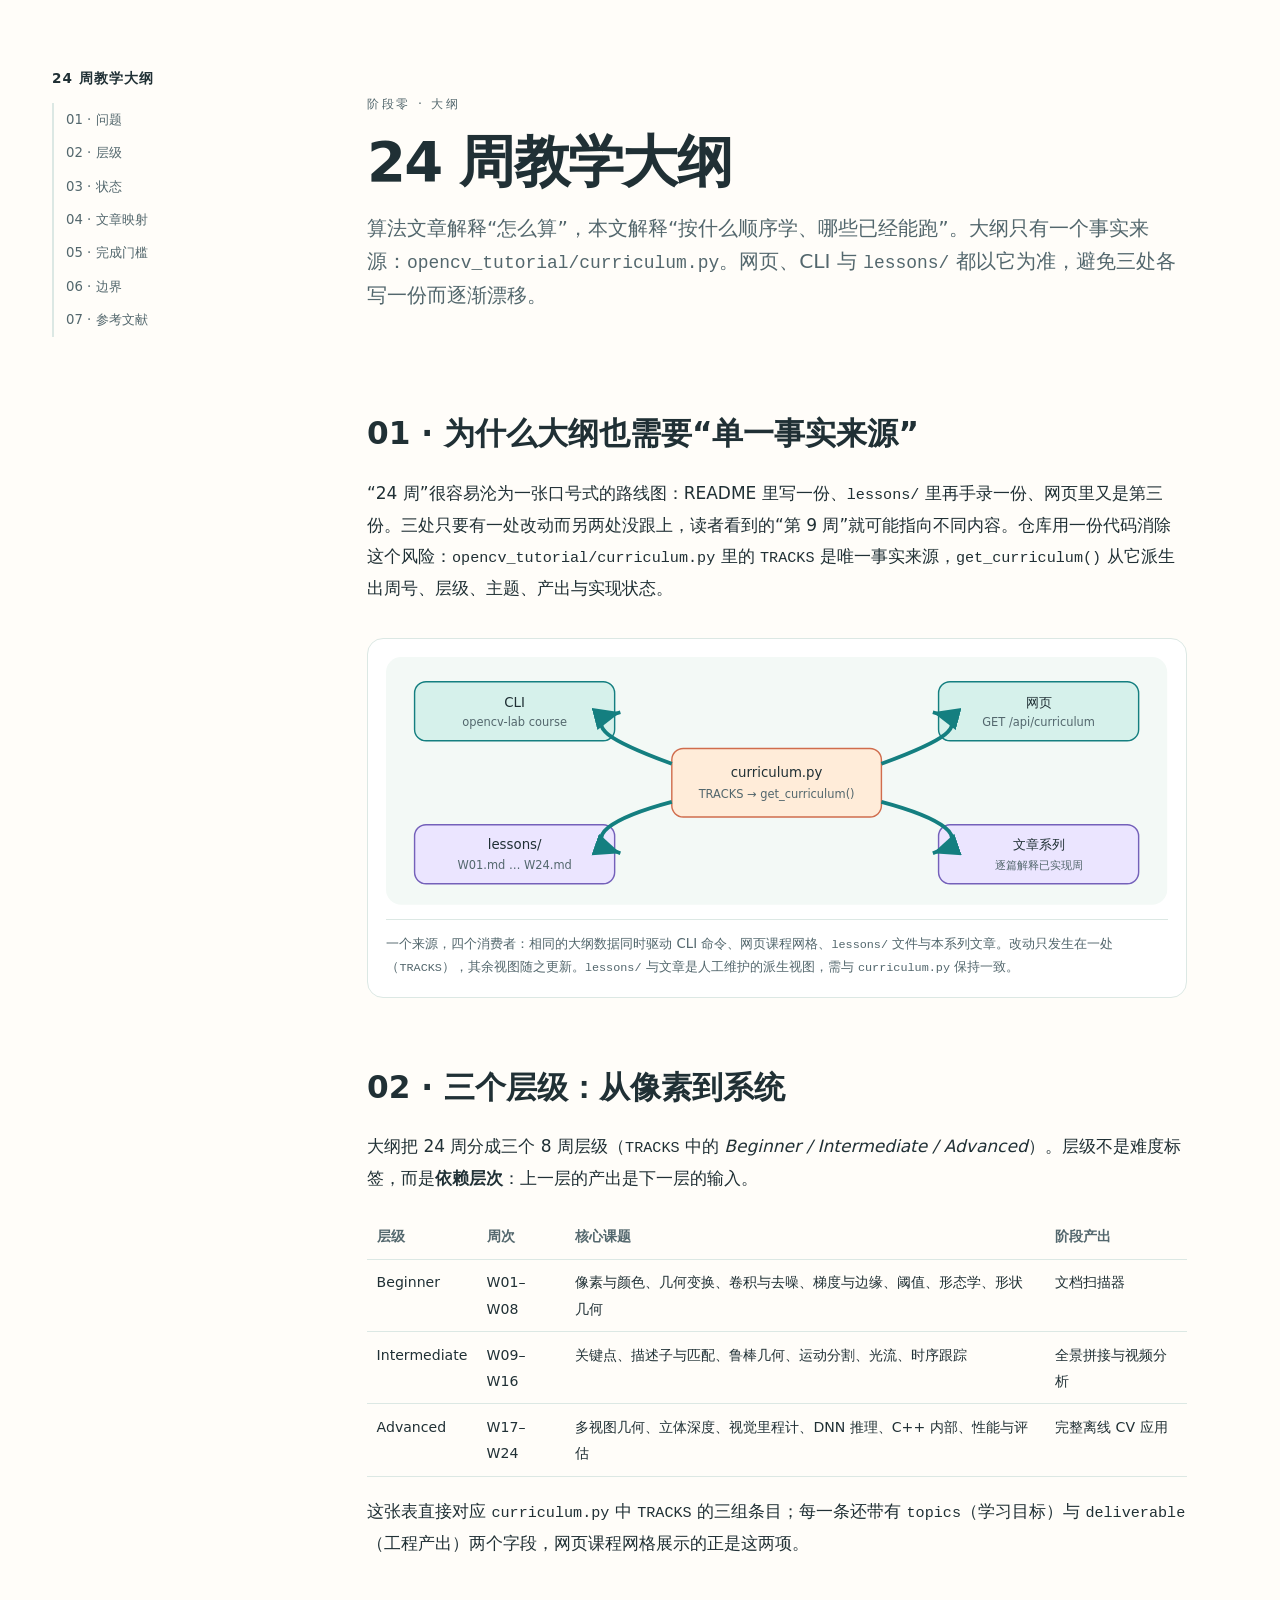
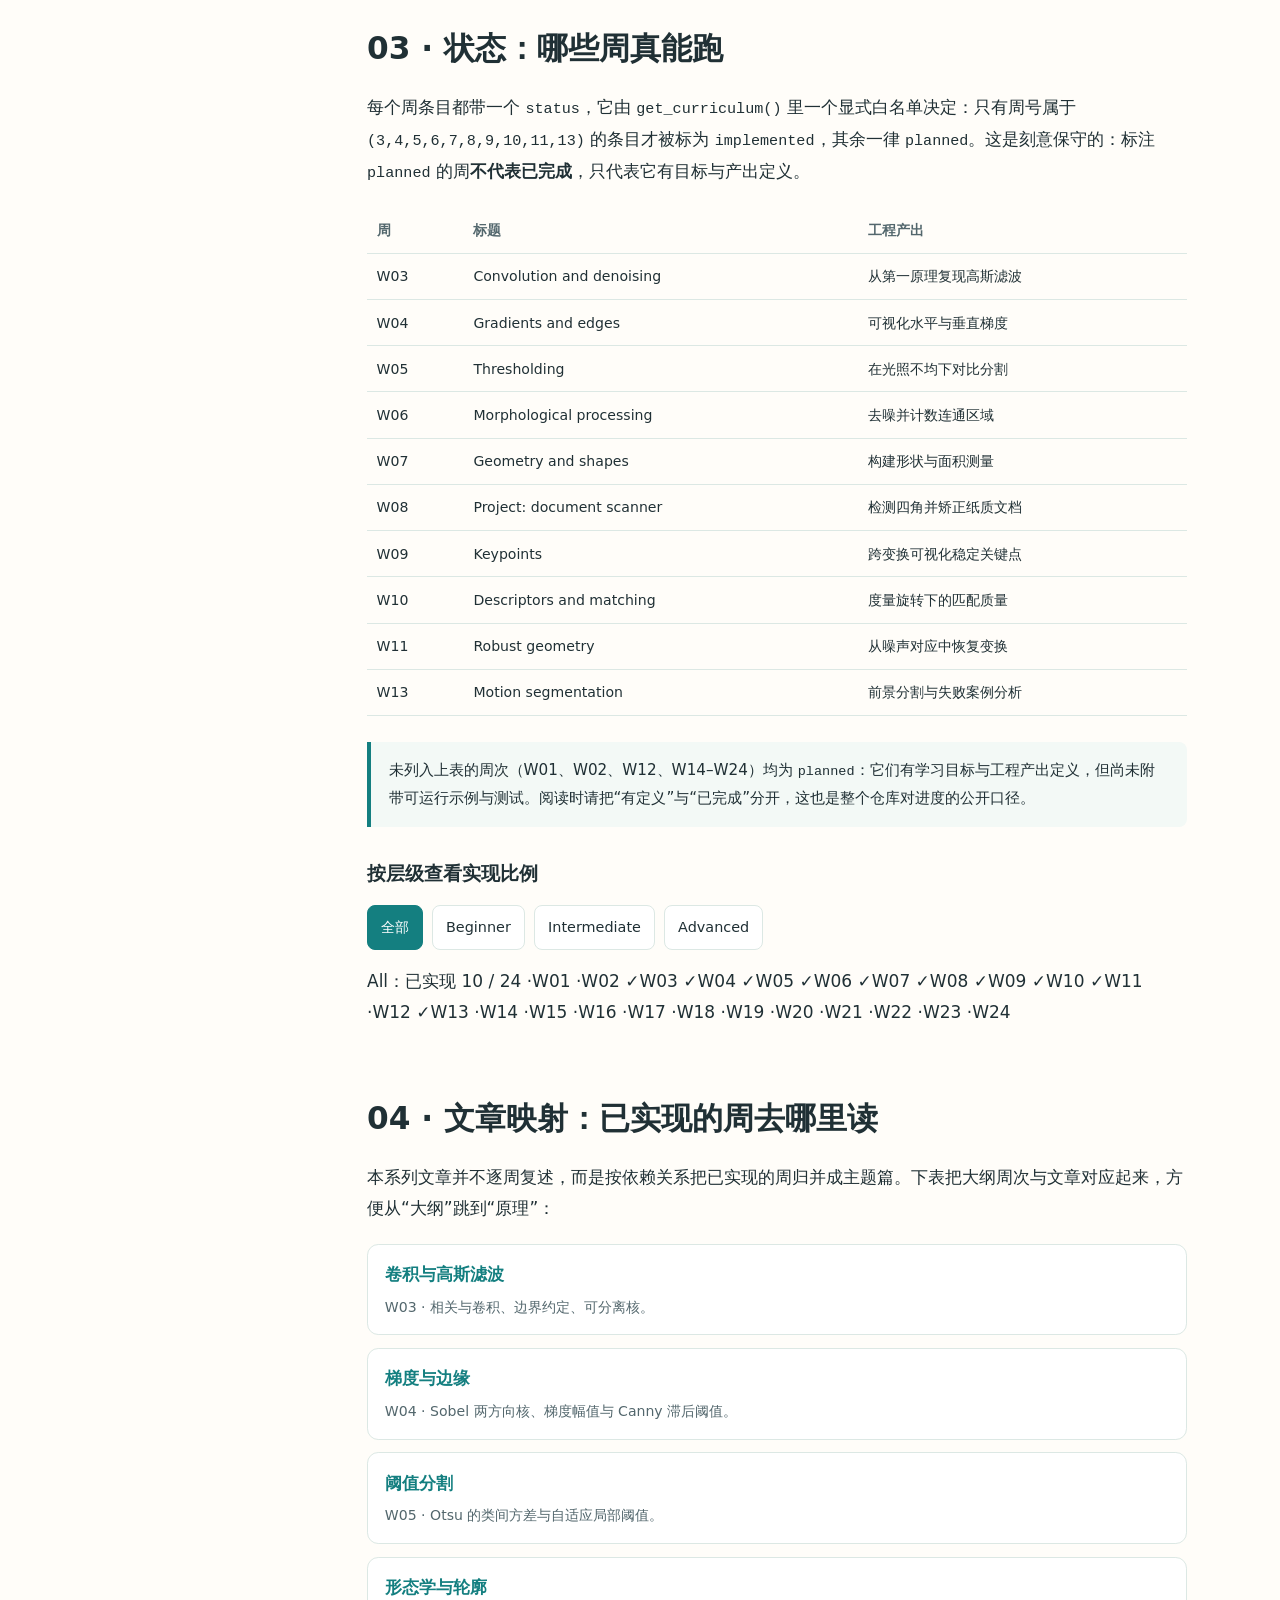
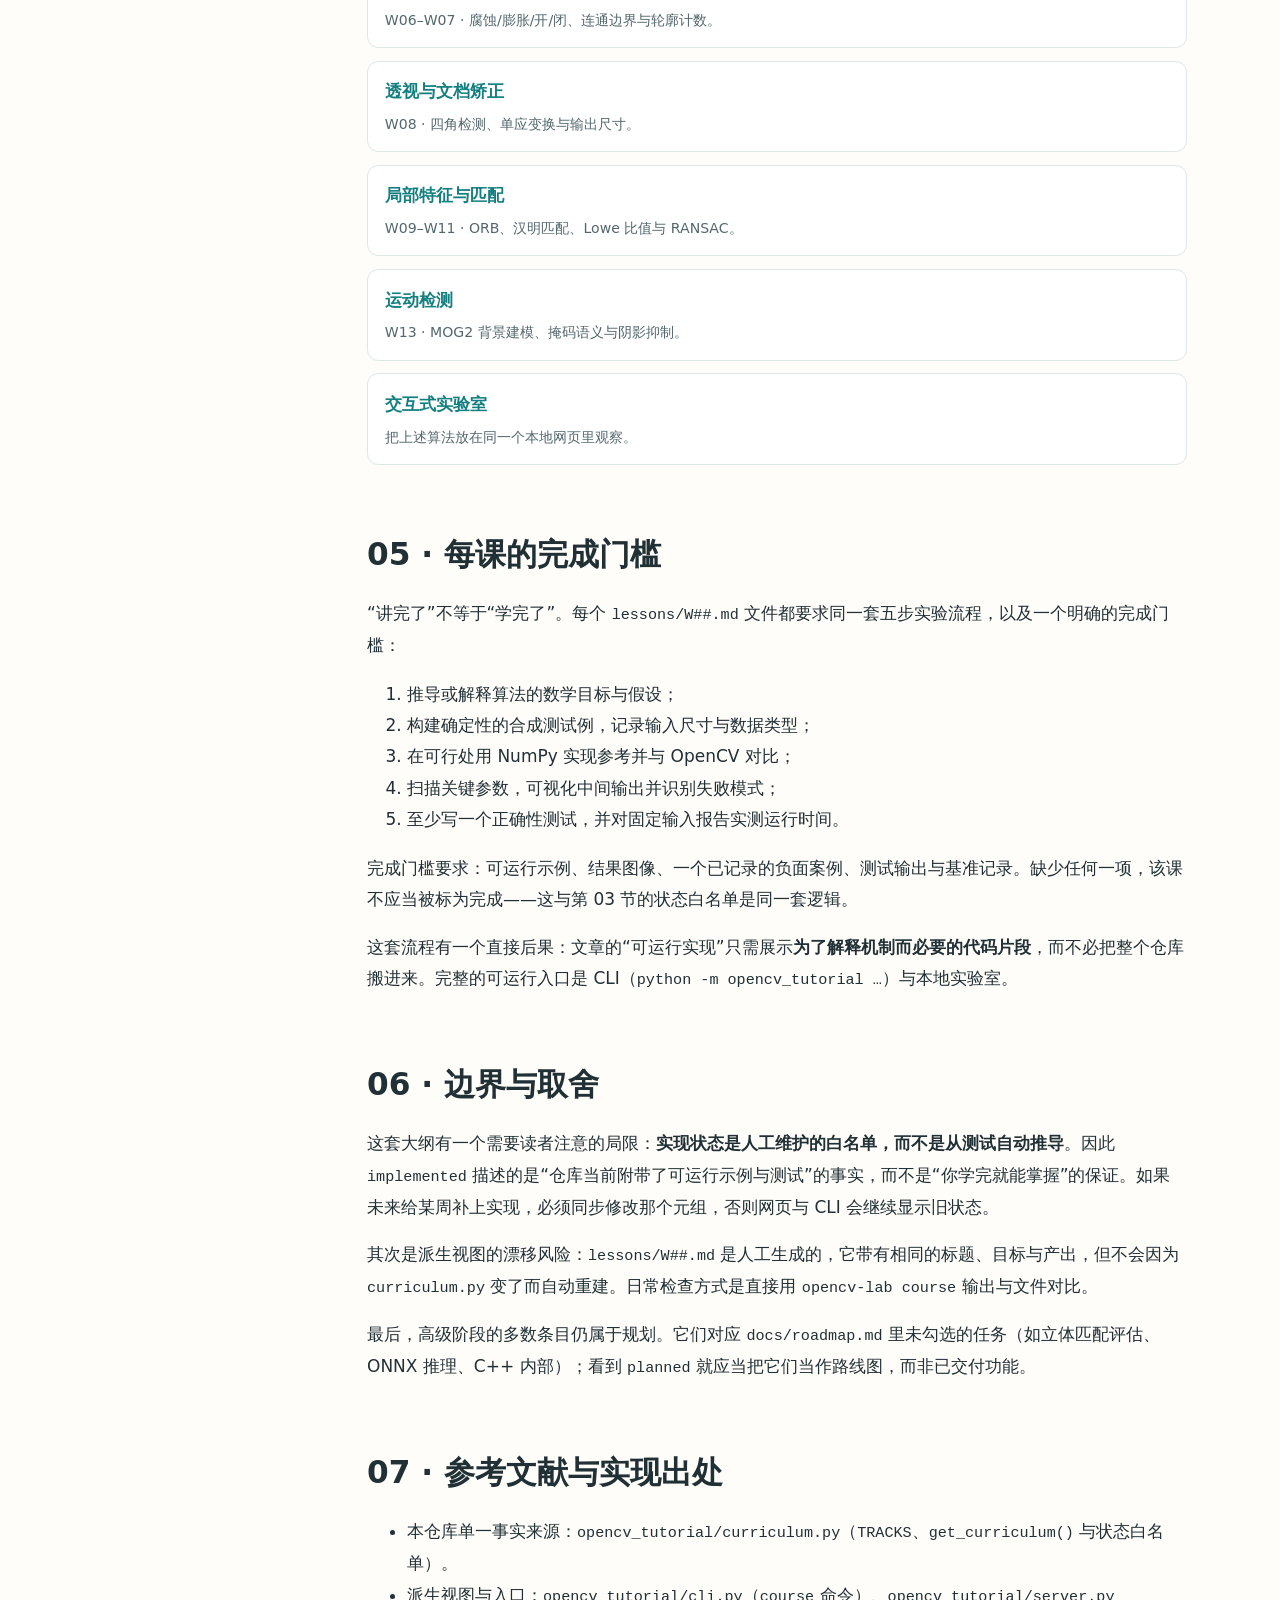
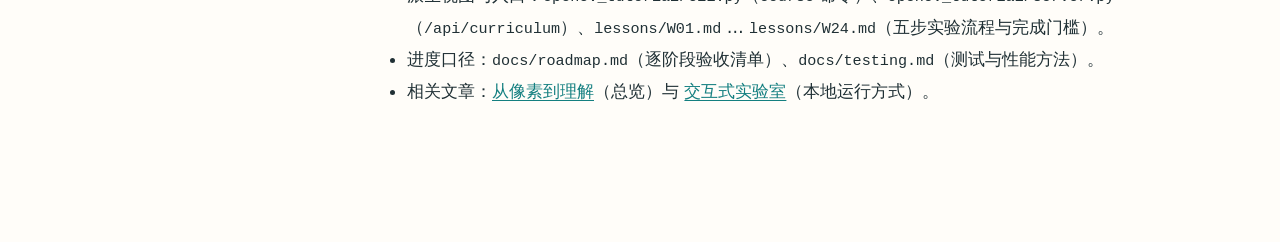
<file: articles/curriculum.html>
<!doctype html>
<html lang="zh-CN">
<head>
<meta charset="utf-8">
<meta name="viewport" content="width=device-width,initial-scale=1">
<meta name="color-scheme" content="light">
<meta name="description" content="24 周计算机视觉教学大纲的单一事实来源：三个层级、实现状态、文章映射与每课完成门槛。">
<title>24 周教学大纲 · 从像素到理解</title>
<style>
:root{color-scheme:light;--paper:#fffdf9;--ink:#203035;--subtle:#53676d;--accent:#147f80;--transform:#d06d4d;--structure:#7461ba;--annotation:#916c22;--border:#dce8e4;--surface:#f3f9f6;--max-reading:820px}
*{box-sizing:border-box}
html{scroll-behavior:smooth}
body{margin:0;background:var(--paper);color:var(--ink);font:17px/1.85 system-ui,-apple-system,"PingFang SC","Microsoft YaHei",sans-serif}
a{color:var(--accent);text-underline-offset:.17em}a:hover{color:var(--transform)}
a:focus-visible,button:focus-visible,input:focus-visible{outline:3px solid var(--accent);outline-offset:3px}
.skip-link{position:absolute;left:1rem;top:-5rem;background:var(--ink);color:white;padding:.5rem 1rem;z-index:10}.skip-link:focus{top:1rem}
.layout{max-width:1240px;margin:0 auto;display:grid;grid-template-columns:210px minmax(0,1fr);gap:clamp(2rem,5vw,5rem);padding:4.25rem 2rem 8rem}
.toc{position:sticky;top:2rem;align-self:start;font-size:.83rem;line-height:1.55;max-height:calc(100vh - 4rem);overflow:auto}
.toc strong{display:block;font-size:.85rem;letter-spacing:.08em;margin-bottom:.9rem}.toc a{display:block;text-decoration:none;color:var(--subtle);border-left:2px solid var(--border);padding:.4rem .75rem}.toc a:hover{border-color:var(--accent);color:var(--accent);background:var(--surface)}
main{min-width:0}article{max-width:var(--max-reading);margin:0 auto;min-width:0}
.article-header{padding-top:.5rem;padding-bottom:1rem}.kicker{font-size:.78rem;letter-spacing:.22em;color:var(--subtle);text-transform:uppercase}.article-header h1{font-size:clamp(2.1rem,4.8vw,3.5rem);line-height:1.12;letter-spacing:-.03em;margin:.5rem 0 1.15rem}.dek{font-size:clamp(1.06rem,2vw,1.26rem);line-height:1.65;color:var(--subtle)}
section{scroll-margin-top:2rem;margin-top:4.25rem}h2{font-size:clamp(1.5rem,2.9vw,1.95rem);line-height:1.4;margin:0 0 1.35rem}h3{font-size:1.2rem;line-height:1.5;margin:2.1rem 0 .7rem}
p{margin:1rem 0}code,pre{font-family:ui-monospace,SFMono-Regular,Consolas,monospace}code{font-size:.89em}pre{padding:1.1rem;background:#1c3037;color:#e7f5ef;border-radius:.8rem;overflow:auto;line-height:1.6;font-size:.86rem}
figure{margin:2.1rem 0;padding:1.15rem;border:1px solid var(--border);border-radius:1rem;background:white}figure svg{width:100%;height:auto;display:block}figcaption{font-size:.83rem;line-height:1.7;color:var(--subtle);border-top:1px solid var(--border);margin-top:.9rem;padding-top:.8rem}
.note{margin:1.6rem 0;padding:.9rem 1.1rem;border-left:4px solid var(--accent);background:var(--surface);border-radius:0 .5rem .5rem 0;font-size:.95rem}
.control-row{display:flex;gap:.6rem;flex-wrap:wrap;margin:1rem 0}button{font:inherit;font-size:.9rem;cursor:pointer;padding:.5rem .8rem;border:1px solid var(--border);border-radius:.5rem;background:white;color:var(--ink)}button[aria-pressed="true"]{background:var(--accent);color:white;border-color:var(--accent)}
.status{min-height:1.5em;color:var(--accent);font-weight:600}
.card-list{list-style:none;padding:0;margin:1.2rem 0}.card-list li{margin:0 0 .8rem;padding:.9rem 1.05rem;border:1px solid var(--border);border-radius:.7rem;background:white}.card-list a{font-weight:600;text-decoration:none}.card-list span{display:block;color:var(--subtle);font-size:.88rem;margin-top:.2rem}
table{width:100%;border-collapse:collapse;font-size:.88rem;margin:1.2rem 0}th,td{border-bottom:1px solid var(--border);text-align:left;padding:.6rem;vertical-align:top}th{color:var(--subtle);font-weight:600}
.math-inline{font-family:"Cambria Math","STIX Two Math","Latin Modern Math",serif;vertical-align:-.05em}
@media(max-width:900px){.layout{display:block;padding:2rem 1.2rem 5rem}.toc{position:static;max-height:none;margin-bottom:2rem;border-bottom:1px solid var(--border);padding-bottom:1rem}.toc a{display:inline-block;border-left:0;border-bottom:2px solid transparent;margin-right:.35rem;padding:.4rem .3rem}}
@media(max-width:480px){body{font-size:16px}.layout{padding:1.3rem 1rem 4rem}figure{padding:.6rem}section{margin-top:3.25rem}}
@media(prefers-reduced-motion:reduce){html{scroll-behavior:auto}*,*::before,*::after{animation:none!important;transition:none!important}}
@media print{body{background:white;color:black;font-size:11pt}.layout{display:block;padding:0}.toc,.control-row,.skip-link{display:none!important}article{max-width:none}figure{break-inside:avoid}a{color:#164e54}section{margin-top:1.6rem}}
</style>
</head>
<body>
<a class="skip-link" href="#content">跳转至正文</a>
<div class="layout">
<nav class="toc" aria-label="文章目录"><strong>24 周教学大纲</strong><a href="#problem">01 · 问题</a><a href="#levels">02 · 层级</a><a href="#status">03 · 状态</a><a href="#mapping">04 · 文章映射</a><a href="#gate">05 · 完成门槛</a><a href="#limits">06 · 边界</a><a href="#references">07 · 参考文献</a></nav>
<main id="content"><article>
<header class="article-header">
<p class="kicker">阶段零 · 大纲</p>
<h1>24 周教学大纲</h1>
<p class="dek">算法文章解释“怎么算”，本文解释“按什么顺序学、哪些已经能跑”。大纲只有一个事实来源：<code>opencv_tutorial/curriculum.py</code>。网页、CLI 与 <code>lessons/</code> 都以它为准，避免三处各写一份而逐渐漂移。</p>
</header>
<section id="problem" aria-labelledby="problem-h">
<h2 id="problem-h">01 · 为什么大纲也需要“单一事实来源”</h2>
<p>“24 周”很容易沦为一张口号式的路线图：README 里写一份、<code>lessons/</code> 里再手录一份、网页里又是第三份。三处只要有一处改动而另两处没跟上，读者看到的“第 9 周”就可能指向不同内容。仓库用一份代码消除这个风险：<code>opencv_tutorial/curriculum.py</code> 里的 <code>TRACKS</code> 是唯一事实来源，<code>get_curriculum()</code> 从它派生出周号、层级、主题、产出与实现状态。</p>
<figure>
<svg role="img" aria-labelledby="fig-src-title fig-src-desc" viewBox="0 0 820 260" xmlns="http://www.w3.org/2000/svg">
<title id="fig-src-title">课程元数据的单一来源与三个消费者</title>
<desc id="fig-src-desc">curriculum.py 的 TRACKS 被 get_curriculum 读取，分别供 CLI course 命令、网页 /api/curriculum 端点与 lessons 文件使用。</desc>
<rect width="820" height="260" rx="16" fill="#f3f9f6"/>
<g font-size="14" text-anchor="middle" fill="#203035">
<rect x="300" y="96" width="220" height="72" rx="12" fill="#ffecd9" stroke="#d06d4d" stroke-width="1.5"/>
<text x="410" y="126">curriculum.py</text><text x="410" y="148" font-size="12" fill="#53676d">TRACKS → get_curriculum()</text>
<rect x="30" y="26" width="210" height="62" rx="12" fill="#d6f1eb" stroke="#147f80" stroke-width="1.5"/>
<text x="135" y="52">CLI</text><text x="135" y="72" font-size="12" fill="#53676d">opencv-lab course</text>
<rect x="580" y="26" width="210" height="62" rx="12" fill="#d6f1eb" stroke="#147f80" stroke-width="1.5"/>
<text x="685" y="52">网页</text><text x="685" y="72" font-size="12" fill="#53676d">GET /api/curriculum</text>
<rect x="30" y="176" width="210" height="62" rx="12" fill="#ebe5ff" stroke="#7461ba" stroke-width="1.5"/>
<text x="135" y="202">lessons/</text><text x="135" y="222" font-size="12" fill="#53676d">W01.md … W24.md</text>
<rect x="580" y="176" width="210" height="62" rx="12" fill="#ebe5ff" stroke="#7461ba" stroke-width="1.5"/>
<text x="685" y="202">文章系列</text><text x="685" y="222" font-size="12" fill="#53676d">逐篇解释已实现周</text>
</g>
<g stroke="#147f80" stroke-width="4" fill="none" marker-end="url(#cu)">
<path d="M300 112 C240 90 200 70 246 58"/><path d="M520 112 C580 90 620 70 574 58"/><path d="M300 152 C240 168 200 190 246 206"/><path d="M520 152 C580 168 620 190 574 206"/>
</g>
<defs><marker id="cu" markerWidth="10" markerHeight="10" refX="7" refY="3" orient="auto"><path d="M0 0 L7 3 L0 6 Z" fill="#147f80"/></marker></defs>
</svg>
<figcaption>一个来源，四个消费者：相同的大纲数据同时驱动 CLI 命令、网页课程网格、<code>lessons/</code> 文件与本系列文章。改动只发生在一处（<code>TRACKS</code>），其余视图随之更新。<code>lessons/</code> 与文章是人工维护的派生视图，需与 <code>curriculum.py</code> 保持一致。</figcaption>
</figure>
</section>
<section id="levels" aria-labelledby="levels-h">
<h2 id="levels-h">02 · 三个层级：从像素到系统</h2>
<p>大纲把 24 周分成三个 8 周层级（<code>TRACKS</code> 中的 <em>Beginner / Intermediate / Advanced</em>）。层级不是难度标签，而是<strong>依赖层次</strong>：上一层的产出是下一层的输入。</p>
<table>
<thead><tr><th>层级</th><th>周次</th><th>核心课题</th><th>阶段产出</th></tr></thead>
<tbody>
<tr><td>Beginner</td><td>W01–W08</td><td>像素与颜色、几何变换、卷积与去噪、梯度与边缘、阈值、形态学、形状几何</td><td>文档扫描器</td></tr>
<tr><td>Intermediate</td><td>W09–W16</td><td>关键点、描述子与匹配、鲁棒几何、运动分割、光流、时序跟踪</td><td>全景拼接与视频分析</td></tr>
<tr><td>Advanced</td><td>W17–W24</td><td>多视图几何、立体深度、视觉里程计、DNN 推理、C++ 内部、性能与评估</td><td>完整离线 CV 应用</td></tr>
</tbody>
</table>
<p>这张表直接对应 <code>curriculum.py</code> 中 <code>TRACKS</code> 的三组条目；每一条还带有 <code>topics</code>（学习目标）与 <code>deliverable</code>（工程产出）两个字段，网页课程网格展示的正是这两项。</p>
</section>
<section id="status" aria-labelledby="status-h">
<h2 id="status-h">03 · 状态：哪些周真能跑</h2>
<p>每个周条目都带一个 <code>status</code>，它由 <code>get_curriculum()</code> 里一个显式白名单决定：只有周号属于 <code>(3,4,5,6,7,8,9,10,11,13)</code> 的条目才被标为 <code>implemented</code>，其余一律 <code>planned</code>。这是刻意保守的：标注 <code>planned</code> 的周<strong>不代表已完成</strong>，只代表它有目标与产出定义。</p>
<table>
<thead><tr><th>周</th><th>标题</th><th>工程产出</th></tr></thead>
<tbody>
<tr><td>W03</td><td>Convolution and denoising</td><td>从第一原理复现高斯滤波</td></tr>
<tr><td>W04</td><td>Gradients and edges</td><td>可视化水平与垂直梯度</td></tr>
<tr><td>W05</td><td>Thresholding</td><td>在光照不均下对比分割</td></tr>
<tr><td>W06</td><td>Morphological processing</td><td>去噪并计数连通区域</td></tr>
<tr><td>W07</td><td>Geometry and shapes</td><td>构建形状与面积测量</td></tr>
<tr><td>W08</td><td>Project: document scanner</td><td>检测四角并矫正纸质文档</td></tr>
<tr><td>W09</td><td>Keypoints</td><td>跨变换可视化稳定关键点</td></tr>
<tr><td>W10</td><td>Descriptors and matching</td><td>度量旋转下的匹配质量</td></tr>
<tr><td>W11</td><td>Robust geometry</td><td>从噪声对应中恢复变换</td></tr>
<tr><td>W13</td><td>Motion segmentation</td><td>前景分割与失败案例分析</td></tr>
</tbody>
</table>
<p class="note">未列入上表的周次（W01、W02、W12、W14–W24）均为 <code>planned</code>：它们有学习目标与工程产出定义，但尚未附带可运行示例与测试。阅读时请把“有定义”与“已完成”分开，这也是整个仓库对进度的公开口径。</p>
<h3>按层级查看实现比例</h3>
<div class="control-row" role="group" aria-label="选择课程层级">
<button type="button" data-level="All" aria-pressed="true">全部</button>
<button type="button" data-level="Beginner" aria-pressed="false">Beginner</button>
<button type="button" data-level="Intermediate" aria-pressed="false">Intermediate</button>
<button type="button" data-level="Advanced" aria-pressed="false">Advanced</button>
</div>
<p class="readout" id="level-readout" aria-live="polite"></p>
</section>
<section id="mapping" aria-labelledby="mapping-h">
<h2 id="mapping-h">04 · 文章映射：已实现的周去哪里读</h2>
<p>本系列文章并不逐周复述，而是按依赖关系把已实现的周归并成主题篇。下表把大纲周次与文章对应起来，方便从“大纲”跳到“原理”：</p>
<ul class="card-list">
<li><a href="convolution.html">卷积与高斯滤波</a><span>W03 · 相关与卷积、边界约定、可分离核。</span></li>
<li><a href="gradients.html">梯度与边缘</a><span>W04 · Sobel 两方向核、梯度幅值与 Canny 滞后阈值。</span></li>
<li><a href="thresholding.html">阈值分割</a><span>W05 · Otsu 的类间方差与自适应局部阈值。</span></li>
<li><a href="morphology.html">形态学与轮廓</a><span>W06–W07 · 腐蚀/膨胀/开/闭、连通边界与轮廓计数。</span></li>
<li><a href="geometry.html">透视与文档矫正</a><span>W08 · 四角检测、单应变换与输出尺寸。</span></li>
<li><a href="local-features.html">局部特征与匹配</a><span>W09–W11 · ORB、汉明匹配、Lowe 比值与 RANSAC。</span></li>
<li><a href="motion.html">运动检测</a><span>W13 · MOG2 背景建模、掩码语义与阴影抑制。</span></li>
<li><a href="web-lab.html">交互式实验室</a><span>把上述算法放在同一个本地网页里观察。</span></li>
</ul>
</section>
<section id="gate" aria-labelledby="gate-h">
<h2 id="gate-h">05 · 每课的完成门槛</h2>
<p>“讲完了”不等于“学完了”。每个 <code>lessons/W##.md</code> 文件都要求同一套五步实验流程，以及一个明确的完成门槛：</p>
<ol>
<li>推导或解释算法的数学目标与假设；</li>
<li>构建确定性的合成测试例，记录输入尺寸与数据类型；</li>
<li>在可行处用 NumPy 实现参考并与 OpenCV 对比；</li>
<li>扫描关键参数，可视化中间输出并识别失败模式；</li>
<li>至少写一个正确性测试，并对固定输入报告实测运行时间。</li>
</ol>
<p>完成门槛要求：可运行示例、结果图像、一个已记录的负面案例、测试输出与基准记录。缺少任何一项，该课不应当被标为完成——这与第 03 节的状态白名单是同一套逻辑。</p>
<p>这套流程有一个直接后果：文章的“可运行实现”只需展示<strong>为了解释机制而必要的代码片段</strong>，而不必把整个仓库搬进来。完整的可运行入口是 CLI（<code>python -m opencv_tutorial …</code>）与本地实验室。</p>
</section>
<section id="limits" aria-labelledby="limits-h">
<h2 id="limits-h">06 · 边界与取舍</h2>
<p>这套大纲有一个需要读者注意的局限：<strong>实现状态是人工维护的白名单，而不是从测试自动推导</strong>。因此 <code>implemented</code> 描述的是“仓库当前附带了可运行示例与测试”的事实，而不是“你学完就能掌握”的保证。如果未来给某周补上实现，必须同步修改那个元组，否则网页与 CLI 会继续显示旧状态。</p>
<p>其次是派生视图的漂移风险：<code>lessons/W##.md</code> 是人工生成的，它带有相同的标题、目标与产出，但不会因为 <code>curriculum.py</code> 变了而自动重建。日常检查方式是直接用 <code>opencv-lab course</code> 输出与文件对比。</p>
<p>最后，高级阶段的多数条目仍属于规划。它们对应 <code>docs/roadmap.md</code> 里未勾选的任务（如立体匹配评估、ONNX 推理、C++ 内部）；看到 <code>planned</code> 就应当把它们当作路线图，而非已交付功能。</p>
</section>
<section id="references" aria-labelledby="ref-h">
<h2 id="ref-h">07 · 参考文献与实现出处</h2>
<ul>
<li>本仓库单一事实来源：<code>opencv_tutorial/curriculum.py</code>（<code>TRACKS</code>、<code>get_curriculum()</code> 与状态白名单）。</li>
<li>派生视图与入口：<code>opencv_tutorial/cli.py</code>（<code>course</code> 命令）、<code>opencv_tutorial/server.py</code>（<code>/api/curriculum</code>）、<code>lessons/W01.md</code> … <code>lessons/W24.md</code>（五步实验流程与完成门槛）。</li>
<li>进度口径：<code>docs/roadmap.md</code>（逐阶段验收清单）、<code>docs/testing.md</code>（测试与性能方法）。</li>
<li>相关文章：<a href="index.html">从像素到理解</a>（总览）与 <a href="web-lab.html">交互式实验室</a>（本地运行方式）。</li>
</ul>
</section>
</article></main>
</div>
<script>
(function(){
  var implemented = [3,4,5,6,7,8,9,10,11,13];
  function level(w){ return w <= 8 ? 'Beginner' : w <= 16 ? 'Intermediate' : 'Advanced'; }
  function isImpl(w){ return implemented.indexOf(w) >= 0; }
  var out = document.getElementById('level-readout');
  var buttons = Array.prototype.slice.call(document.querySelectorAll('[data-level]'));
  function render(sel){
    var weeks = [], i;
    for (i = 1; i <= 24; i++) { if (sel === 'All' || level(i) === sel) weeks.push(i); }
    var done = weeks.filter(isImpl);
    var marks = weeks.map(function(w){ return (isImpl(w) ? '✓' : '·') + ('W' + String(w).padStart(2,'0')); }).join(' ');
    out.textContent = sel + '：已实现 ' + done.length + ' / ' + weeks.length + '\n' + marks;
  }
  buttons.forEach(function(btn){
    btn.addEventListener('click', function(){
      buttons.forEach(function(b){ b.setAttribute('aria-pressed', String(b === btn)); });
      render(btn.dataset.level);
    });
  });
  render('All');
})();
</script>
</body>
</html>
</file>
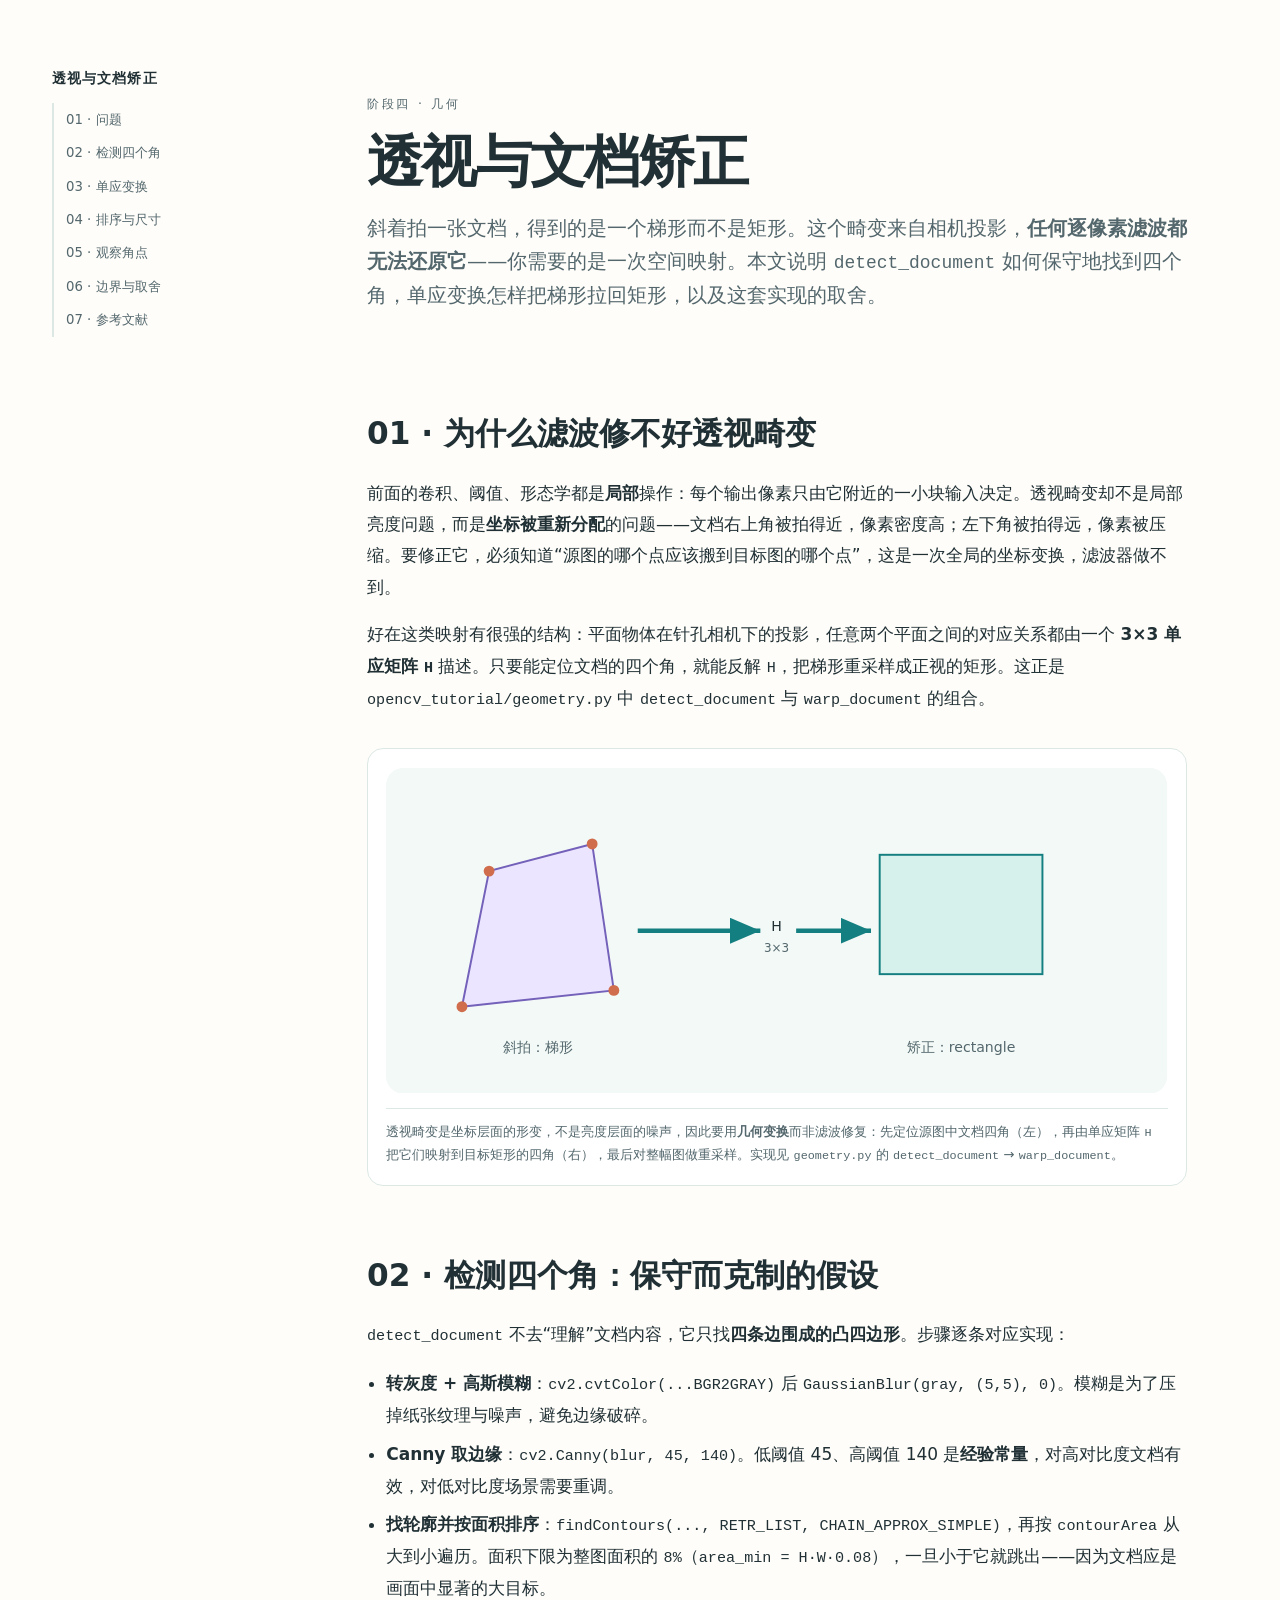
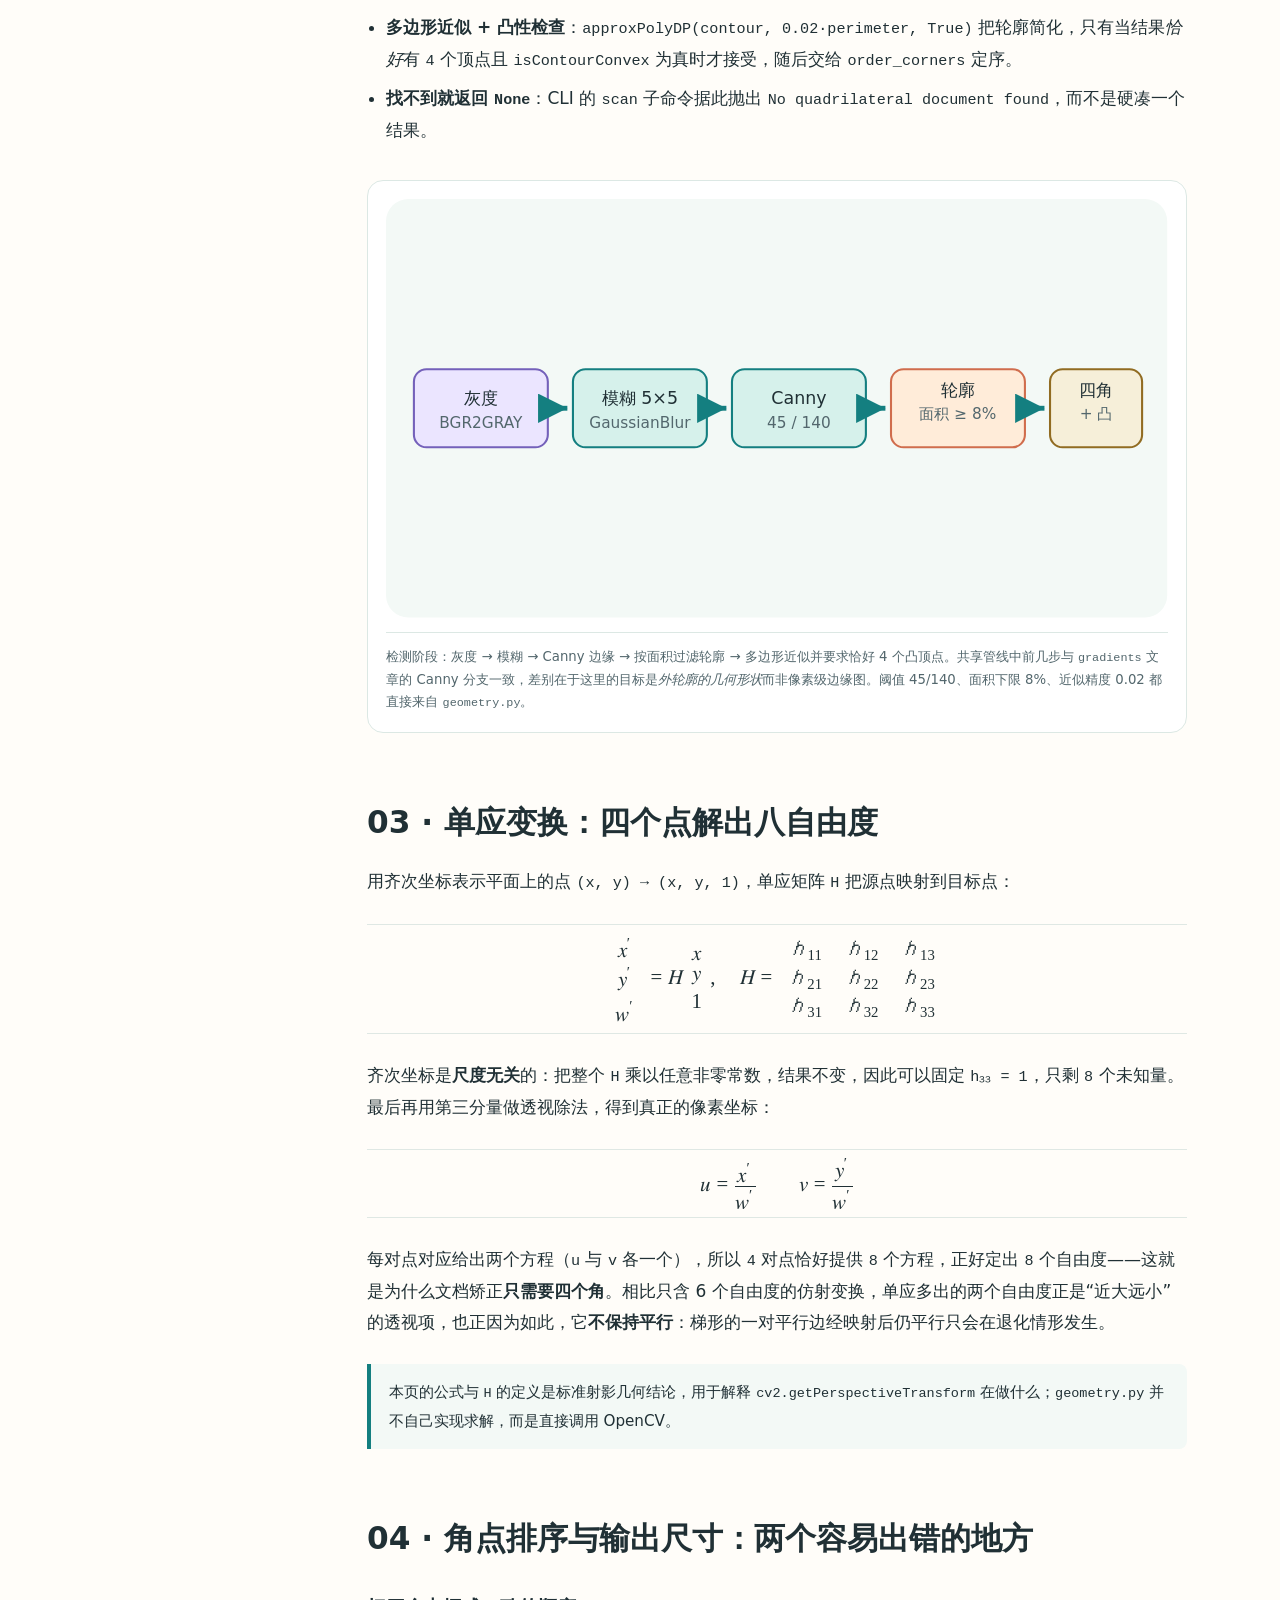
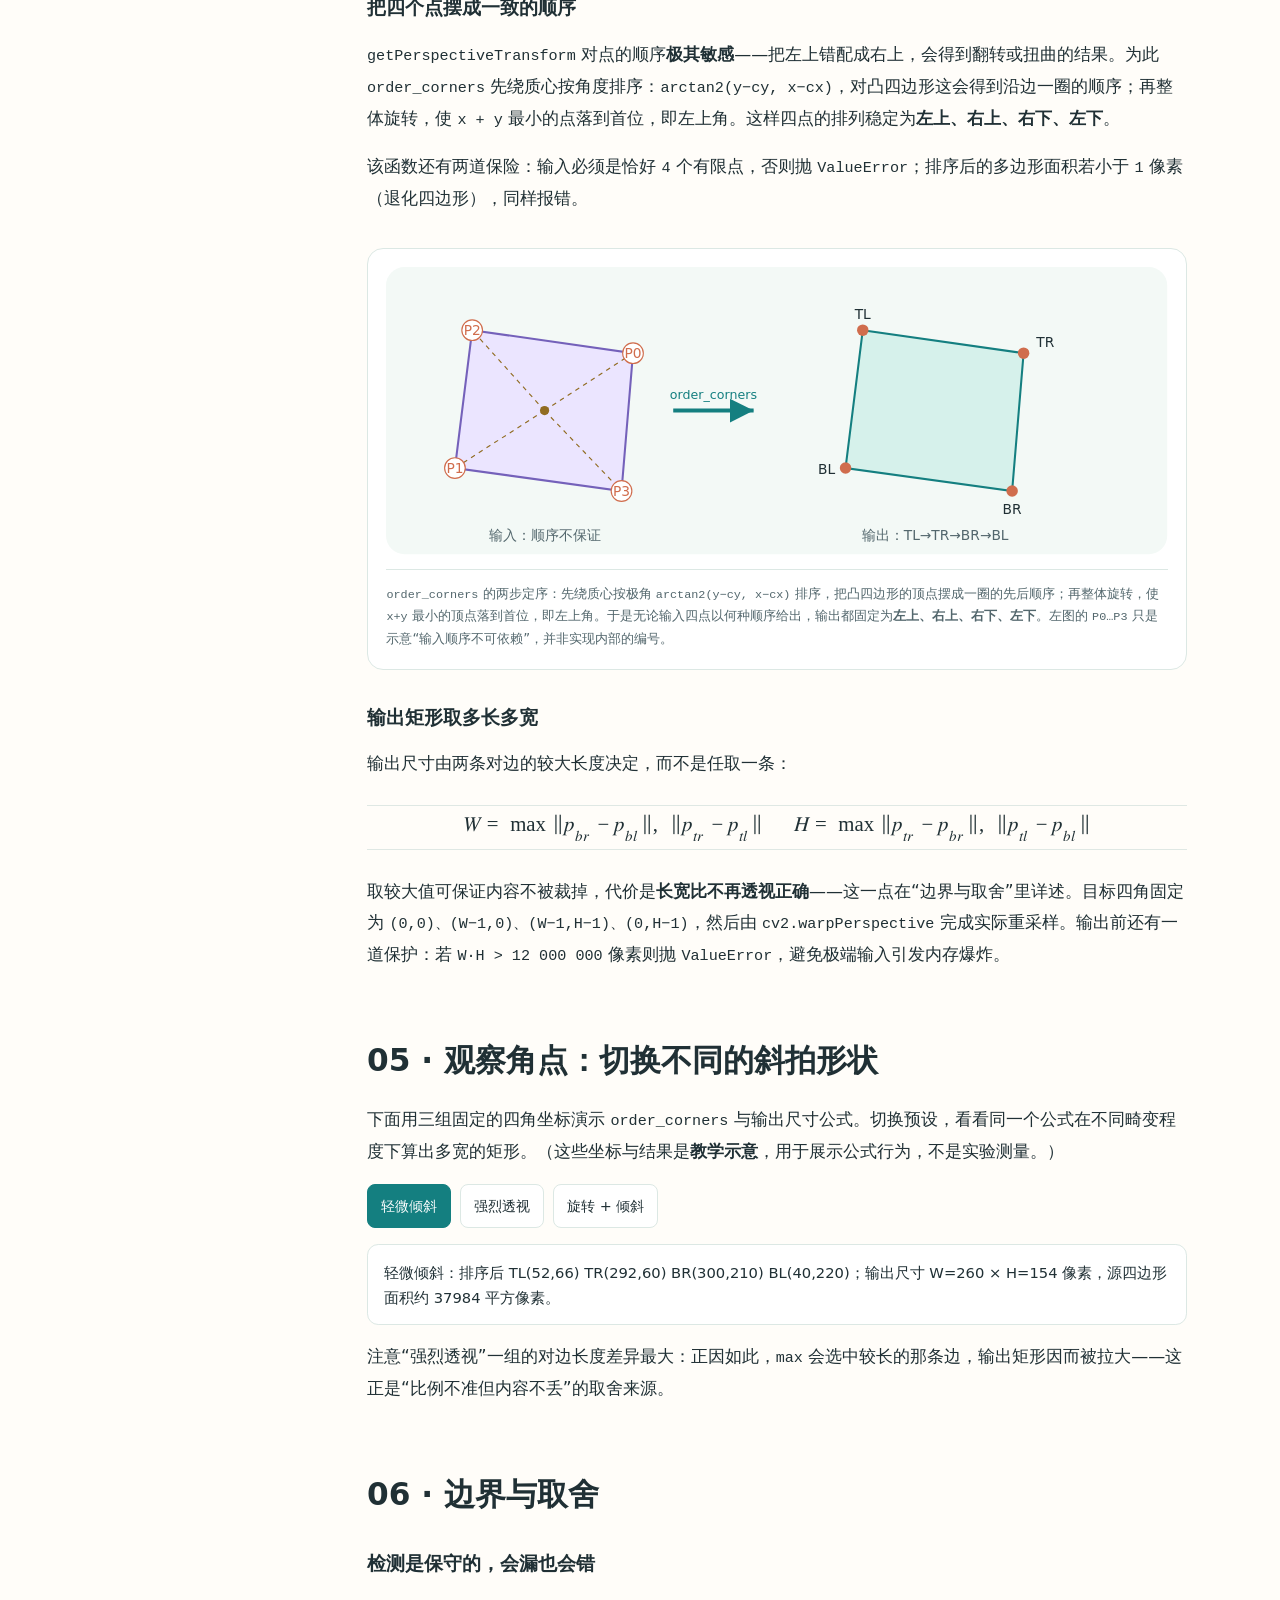
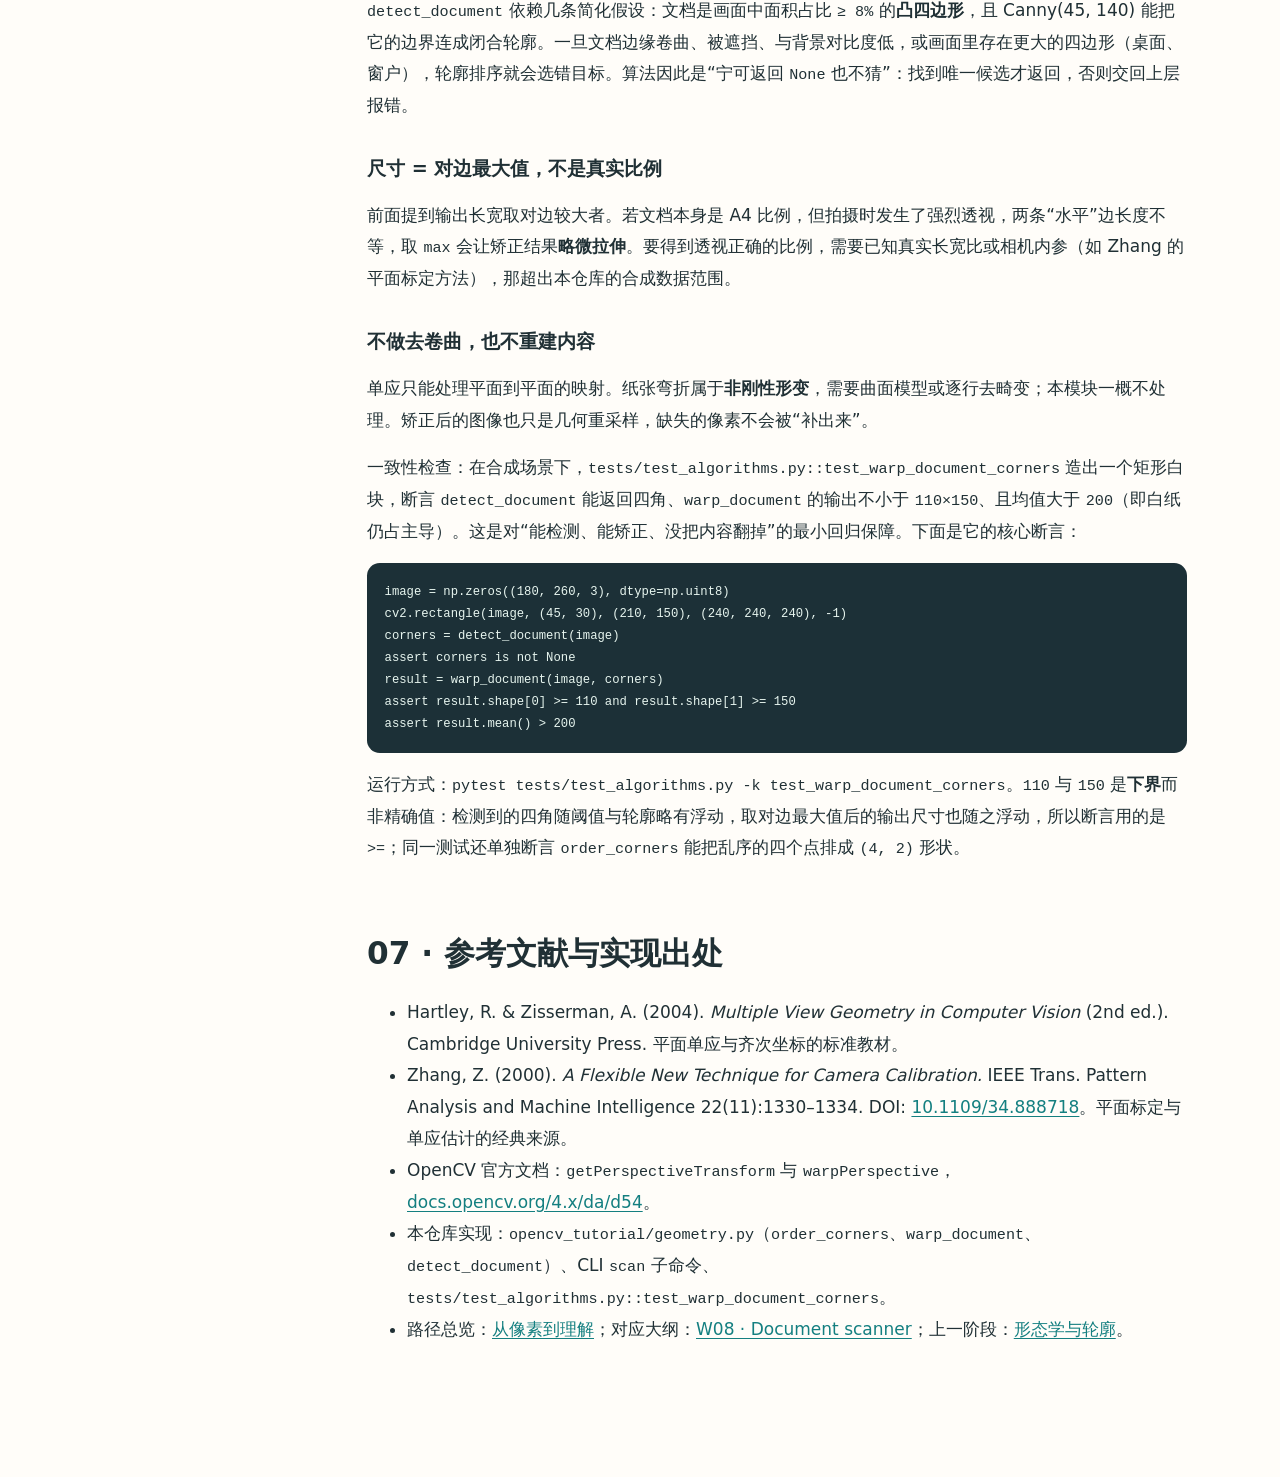
<file: articles/geometry.html>
<!doctype html>
<html lang="zh-CN">
<head>
<meta charset="utf-8">
<meta name="viewport" content="width=device-width,initial-scale=1">
<meta name="color-scheme" content="light">
<meta name="description" content="透视与文档矫正：为什么透视畸变无法由滤波修复，detect_document 如何保守地找到四个角，单应变换怎样把梯形映射回矩形，附本仓库参考实现。">
<title>透视与文档矫正 · 从像素到理解</title>
<style>
:root{color-scheme:light;--paper:#fffdf9;--ink:#203035;--subtle:#53676d;--accent:#147f80;--transform:#d06d4d;--structure:#7461ba;--annotation:#916c22;--border:#dce8e4;--surface:#f3f9f6;--max-reading:820px}
*{box-sizing:border-box}
html{scroll-behavior:smooth}
body{margin:0;background:var(--paper);color:var(--ink);font:17px/1.85 system-ui,-apple-system,"PingFang SC","Microsoft YaHei",sans-serif}
a{color:var(--accent);text-underline-offset:.17em}a:hover{color:var(--transform)}
a:focus-visible,button:focus-visible,input:focus-visible{outline:3px solid var(--accent);outline-offset:3px}
.skip-link{position:absolute;left:1rem;top:-5rem;background:var(--ink);color:white;padding:.5rem 1rem;z-index:10}.skip-link:focus{top:1rem}
.layout{max-width:1240px;margin:0 auto;display:grid;grid-template-columns:210px minmax(0,1fr);gap:clamp(2rem,5vw,5rem);padding:4.25rem 2rem 8rem}
.toc{position:sticky;top:2rem;align-self:start;font-size:.83rem;line-height:1.55;max-height:calc(100vh - 4rem);overflow:auto}
.toc strong{display:block;font-size:.85rem;letter-spacing:.08em;margin-bottom:.9rem}.toc a{display:block;text-decoration:none;color:var(--subtle);border-left:2px solid var(--border);padding:.4rem .75rem}.toc a:hover{border-color:var(--accent);color:var(--accent);background:var(--surface)}
main{min-width:0}article{max-width:var(--max-reading);margin:0 auto;min-width:0}
.article-header{padding-top:.5rem;padding-bottom:1rem}.kicker{font-size:.78rem;letter-spacing:.22em;color:var(--subtle);text-transform:uppercase}.article-header h1{font-size:clamp(2.1rem,4.8vw,3.5rem);line-height:1.12;letter-spacing:-.03em;margin:.5rem 0 1.15rem}.dek{font-size:clamp(1.06rem,2vw,1.26rem);line-height:1.65;color:var(--subtle)}
section{scroll-margin-top:2rem;margin-top:4.25rem}h2{font-size:clamp(1.5rem,2.9vw,1.95rem);line-height:1.4;margin:0 0 1.35rem}h3{font-size:1.2rem;line-height:1.5;margin:2.1rem 0 .7rem}
p{margin:1rem 0}code,pre{font-family:ui-monospace,SFMono-Regular,Consolas,monospace}code{font-size:.89em;overflow-wrap:anywhere}pre{padding:1.1rem;background:#1c3037;color:#e7f5ef;border-radius:.8rem;overflow:auto;line-height:1.6;font-size:.86rem}
figure{margin:2.1rem 0;padding:1.15rem;border:1px solid var(--border);border-radius:1rem;background:white}figure svg{width:100%;height:auto;display:block}figcaption{font-size:.83rem;line-height:1.7;color:var(--subtle);border-top:1px solid var(--border);margin-top:.9rem;padding-top:.8rem}
.note{margin:1.6rem 0;padding:.9rem 1.1rem;border-left:4px solid var(--accent);background:var(--surface);border-radius:0 .5rem .5rem 0;font-size:.95rem}
.control-row{display:flex;gap:.6rem;flex-wrap:wrap;margin:1rem 0}button{font:inherit;font-size:.9rem;cursor:pointer;padding:.5rem .8rem;border:1px solid var(--border);border-radius:.5rem;background:white;color:var(--ink)}button[aria-pressed="true"]{background:var(--accent);color:white;border-color:var(--accent)}
.status{min-height:1.5em;color:var(--accent);font-weight:600}
.readout{margin:1rem 0;padding:.9rem 1rem;border:1px solid var(--border);border-radius:.7rem;background:white;font-size:.92rem;line-height:1.7}
ul.plain{padding-left:1.2rem}ul.plain li{margin:.45rem 0}
.math-inline{font-family:"Cambria Math","STIX Two Math","Latin Modern Math",serif;vertical-align:-.05em}
.math-equation{max-width:100%;min-width:0;margin:1.6rem 0;padding:.5rem 0;border-block:1px solid #dfe8e4}
.math-scroll,[data-math-scroll]{display:block;max-width:100%;min-width:0;overflow-x:auto;overflow-y:hidden}
.math-scroll:focus-visible,[data-math-scroll]:focus-visible{outline:3px solid #147f80;outline-offset:2px}
.math-scroll math[display="block"],[data-math-scroll] math[display="block"]{width:max-content;min-width:100%;font-size:clamp(1.05rem,2.2vw,1.3rem);text-align:center}
@media(max-width:900px){.layout{display:block;padding:2rem 1.2rem 5rem}.toc{position:static;max-height:none;margin-bottom:2rem;border-bottom:1px solid var(--border);padding-bottom:1rem}.toc a{display:inline-block;border-left:0;border-bottom:2px solid transparent;margin-right:.35rem;padding:.4rem .3rem}}
@media(max-width:480px){body{font-size:16px}.layout{padding:1.3rem 1rem 4rem}figure{padding:.6rem}section{margin-top:3.25rem}}
@media(prefers-reduced-motion:reduce){html{scroll-behavior:auto}*,*::before,*::after{animation:none!important;transition:none!important}}
@media print{body{background:white;color:black;font-size:11pt}.layout{display:block;padding:0}.toc,.control-row,.skip-link{display:none!important}article{max-width:none}figure{break-inside:avoid}a{color:#164e54}section{margin-top:1.6rem}.math-scroll,[data-math-scroll]{overflow:visible}}
</style>
</head>
<body>
<a class="skip-link" href="#content">跳转至正文</a>
<div class="layout">
<nav class="toc" aria-label="文章目录"><strong>透视与文档矫正</strong><a href="#problem">01 · 问题</a><a href="#detect">02 · 检测四个角</a><a href="#math">03 · 单应变换</a><a href="#order">04 · 排序与尺寸</a><a href="#explore">05 · 观察角点</a><a href="#limits">06 · 边界与取舍</a><a href="#references">07 · 参考文献</a></nav>
<main id="content"><article>
<header class="article-header">
<p class="kicker">阶段四 · 几何</p>
<h1>透视与文档矫正</h1>
<p class="dek">斜着拍一张文档，得到的是一个梯形而不是矩形。这个畸变来自相机投影，<strong>任何逐像素滤波都无法还原它</strong>——你需要的是一次空间映射。本文说明 <code>detect_document</code> 如何保守地找到四个角，单应变换怎样把梯形拉回矩形，以及这套实现的取舍。</p>
</header>

<section id="problem" aria-labelledby="problem-h">
<h2 id="problem-h">01 · 为什么滤波修不好透视畸变</h2>
<p>前面的卷积、阈值、形态学都是<strong>局部</strong>操作：每个输出像素只由它附近的一小块输入决定。透视畸变却不是局部亮度问题，而是<strong>坐标被重新分配</strong>的问题——文档右上角被拍得近，像素密度高；左下角被拍得远，像素被压缩。要修正它，必须知道“源图的哪个点应该搬到目标图的哪个点”，这是一次全局的坐标变换，滤波器做不到。</p>
<p>好在这类映射有很强的结构：平面物体在针孔相机下的投影，任意两个平面之间的对应关系都由一个 <strong>3×3 单应矩阵 <code>H</code></strong> 描述。只要能定位文档的四个角，就能反解 <code>H</code>，把梯形重采样成正视的矩形。这正是 <code>opencv_tutorial/geometry.py</code> 中 <code>detect_document</code> 与 <code>warp_document</code> 的组合。</p>
<figure>
<svg role="img" aria-labelledby="fig-flow-title fig-flow-desc" viewBox="0 0 720 300" xmlns="http://www.w3.org/2000/svg">
<title id="fig-flow-title">斜拍梯形文档经四个角与单应变换还原为矩形</title>
<desc id="fig-flow-desc">左侧是透视畸变的梯形文档；中间定位四个角；右侧经单应变换重采样成正视矩形。</desc>
<rect width="720" height="300" rx="16" fill="#f3f9f6"/>
<g font-size="13" text-anchor="middle" fill="#203035">
<polygon points="70,220 210,205 190,70 95,95" fill="#ebe5ff" stroke="#7461ba" stroke-width="1.8"/>
<text x="140" y="262" fill="#53676d">斜拍：梯形</text>
<g fill="#d06d4d"><circle cx="70" cy="220" r="5"/><circle cx="210" cy="205" r="5"/><circle cx="190" cy="70" r="5"/><circle cx="95" cy="95" r="5"/></g>
<text x="360" y="150">H</text><text x="360" y="170" font-size="11" fill="#53676d">3×3</text>
<rect x="455" y="80" width="150" height="110" fill="#d6f1eb" stroke="#147f80" stroke-width="1.8"/>
<text x="530" y="262" fill="#53676d">矫正：rectangle</text>
</g>
<g stroke="#147f80" stroke-width="4" fill="none" marker-end="url(#ag)">
<path d="M232 150 H345"/><path d="M378 150 H447"/>
</g>
<defs><marker id="ag" markerWidth="10" markerHeight="10" refX="7" refY="3" orient="auto"><path d="M0 0 L7 3 L0 6 Z" fill="#147f80"/></marker></defs>
</svg>
<figcaption>透视畸变是坐标层面的形变，不是亮度层面的噪声，因此要用<strong>几何变换</strong>而非滤波修复：先定位源图中文档四角（左），再由单应矩阵 <code>H</code> 把它们映射到目标矩形的四角（右），最后对整幅图做重采样。实现见 <code>geometry.py</code> 的 <code>detect_document</code> → <code>warp_document</code>。</figcaption>
</figure>
</section>

<section id="detect" aria-labelledby="detect-h">
<h2 id="detect-h">02 · 检测四个角：保守而克制的假设</h2>
<p><code>detect_document</code> 不去“理解”文档内容，它只找<strong>四条边围成的凸四边形</strong>。步骤逐条对应实现：</p>
<ul class="plain">
<li><strong>转灰度 + 高斯模糊</strong>：<code>cv2.cvtColor(...BGR2GRAY)</code> 后 <code>GaussianBlur(gray, (5,5), 0)</code>。模糊是为了压掉纸张纹理与噪声，避免边缘破碎。</li>
<li><strong>Canny 取边缘</strong>：<code>cv2.Canny(blur, 45, 140)</code>。低阈值 45、高阈值 140 是<strong>经验常量</strong>，对高对比度文档有效，对低对比度场景需要重调。</li>
<li><strong>找轮廓并按面积排序</strong>：<code>findContours(..., RETR_LIST, CHAIN_APPROX_SIMPLE)</code>，再按 <code>contourArea</code> 从大到小遍历。面积下限为整图面积的 <code>8%</code>（<code>area_min = H·W·0.08</code>），一旦小于它就跳出——因为文档应是画面中显著的大目标。</li>
<li><strong>多边形近似 + 凸性检查</strong>：<code>approxPolyDP(contour, 0.02·perimeter, True)</code> 把轮廓简化，只有当结果<em>恰好</em>有 <code>4</code> 个顶点且 <code>isContourConvex</code> 为真时才接受，随后交给 <code>order_corners</code> 定序。</li>
<li><strong>找不到就返回 <code>None</code></strong>：CLI 的 <code>scan</code> 子命令据此抛出 <code>No quadrilateral document found</code>，而不是硬凑一个结果。</li>
</ul>
<figure>
<svg role="img" aria-labelledby="fig-detect-title fig-detect-desc" viewBox="0 0 560 300" xmlns="http://www.w3.org/2000/svg">
<title id="fig-detect-title">detect_document 的处理阶段</title>
<desc id="fig-detect-desc">灰度、高斯模糊、Canny 边缘、轮廓面积过滤、多边形近似与凸性检查，最终输出四个角点或 None。</desc>
<rect width="560" height="300" rx="16" fill="#f3f9f6"/>
<g font-size="12.5" text-anchor="middle" fill="#203035">
<rect x="20" y="122" width="96" height="56" rx="9" fill="#ebe5ff" stroke="#7461ba" stroke-width="1.5"/><text x="68" y="147">灰度</text><text x="68" y="164" font-size="11" fill="#53676d">BGR2GRAY</text>
<rect x="134" y="122" width="96" height="56" rx="9" fill="#d6f1eb" stroke="#147f80" stroke-width="1.5"/><text x="182" y="147">模糊 5×5</text><text x="182" y="164" font-size="11" fill="#53676d">GaussianBlur</text>
<rect x="248" y="122" width="96" height="56" rx="9" fill="#d6f1eb" stroke="#147f80" stroke-width="1.5"/><text x="296" y="147">Canny</text><text x="296" y="164" font-size="11" fill="#53676d">45 / 140</text>
<rect x="362" y="122" width="96" height="56" rx="9" fill="#ffecd9" stroke="#d06d4d" stroke-width="1.5"/><text x="410" y="141">轮廓</text><text x="410" y="158" font-size="11" fill="#53676d">面积 ≥ 8%</text>
<rect x="476" y="122" width="66" height="56" rx="9" fill="#f6efd9" stroke="#916c22" stroke-width="1.5"/><text x="509" y="141">四角</text><text x="509" y="158" font-size="11" fill="#53676d">+ 凸</text>
</g>
<g stroke="#147f80" stroke-width="3.5" fill="none" marker-end="url(#ad)">
<path d="M116 150 H130"/><path d="M230 150 H244"/><path d="M344 150 H358"/><path d="M458 150 H472"/>
</g>
<defs><marker id="ad" markerWidth="9" markerHeight="9" refX="6" refY="3" orient="auto"><path d="M0 0 L6 3 L0 6 Z" fill="#147f80"/></marker></defs>
</svg>
<figcaption>检测阶段：灰度 → 模糊 → Canny 边缘 → 按面积过滤轮廓 → 多边形近似并要求恰好 4 个凸顶点。共享管线中前几步与 <code>gradients</code> 文章的 Canny 分支一致，差别在于这里的目标是<em>外轮廓的几何形状</em>而非像素级边缘图。阈值 45/140、面积下限 8%、近似精度 0.02 都直接来自 <code>geometry.py</code>。</figcaption>
</figure>
</section>

<section id="math" aria-labelledby="math-h">
<h2 id="math-h">03 · 单应变换：四个点解出八自由度</h2>
<p>用齐次坐标表示平面上的点 <code>(x, y) → (x, y, 1)</code>，单应矩阵 <code>H</code> 把源点映射到目标点：</p>
<div class="math-equation" role="group" aria-label="单应变换的齐次坐标形式">
<div class="math-scroll" data-math-scroll tabindex="0" role="region" aria-label="单应变换公式，可横向滚动">
<math display="block" aria-label="目标点齐次坐标等于 3 乘 3 的矩阵 H 乘以源点齐次坐标">
<mrow>
<mfenced open="[" close="]"><mtable>
<mtr><mtd><msup><mi>x</mi><mo>′</mo></msup></mtd></mtr>
<mtr><mtd><msup><mi>y</mi><mo>′</mo></msup></mtd></mtr>
<mtr><mtd><msup><mi>w</mi><mo>′</mo></msup></mtd></mtr>
</mtable></mfenced>
<mo>=</mo>
<mi>H</mi>
<mfenced open="[" close="]"><mtable>
<mtr><mtd><mi>x</mi></mtd></mtr>
<mtr><mtd><mi>y</mi></mtd></mtr>
<mtr><mtd><mn>1</mn></mtd></mtr>
</mtable></mfenced>
<mo>,</mo><mspace width="1em"></mspace>
<mi>H</mi><mo>=</mo>
<mfenced open="[" close="]"><mtable>
<mtr><mtd><msub><mi>h</mi><mn>11</mn></msub></mtd><mtd><msub><mi>h</mi><mn>12</mn></msub></mtd><mtd><msub><mi>h</mi><mn>13</mn></msub></mtd></mtr>
<mtr><mtd><msub><mi>h</mi><mn>21</mn></msub></mtd><mtd><msub><mi>h</mi><mn>22</mn></msub></mtd><mtd><msub><mi>h</mi><mn>23</mn></msub></mtd></mtr>
<mtr><mtd><msub><mi>h</mi><mn>31</mn></msub></mtd><mtd><msub><mi>h</mi><mn>32</mn></msub></mtd><mtd><msub><mi>h</mi><mn>33</mn></msub></mtd></mtr>
</mtable></mfenced>
</mrow>
</math>
</div>
</div>
<p>齐次坐标是<strong>尺度无关</strong>的：把整个 <code>H</code> 乘以任意非零常数，结果不变，因此可以固定 <code>h₃₃ = 1</code>，只剩 <code>8</code> 个未知量。最后再用第三分量做透视除法，得到真正的像素坐标：</p>
<div class="math-equation" role="group" aria-label="透视除法">
<div class="math-scroll" data-math-scroll tabindex="0" role="region" aria-label="透视除法公式，可横向滚动">
<math display="block" aria-label="像素坐标 u 等于 x prime 除以 w prime，v 等于 y prime 除以 w prime">
<mrow>
<mi>u</mi><mo>=</mo><mfrac><msup><mi>x</mi><mo>′</mo></msup><msup><mi>w</mi><mo>′</mo></msup></mfrac>
<mspace width="2em"></mspace>
<mi>v</mi><mo>=</mo><mfrac><msup><mi>y</mi><mo>′</mo></msup><msup><mi>w</mi><mo>′</mo></msup></mfrac>
</mrow>
</math>
</div>
</div>
<p>每对点对应给出两个方程（<code>u</code> 与 <code>v</code> 各一个），所以 <code>4</code> 对点恰好提供 <code>8</code> 个方程，正好定出 <code>8</code> 个自由度——这就是为什么文档矫正<strong>只需要四个角</strong>。相比只含 6 个自由度的仿射变换，单应多出的两个自由度正是“近大远小”的透视项，也正因为如此，它<strong>不保持平行</strong>：梯形的一对平行边经映射后仍平行只会在退化情形发生。</p>
<p class="note">本页的公式与 <code>H</code> 的定义是标准射影几何结论，用于解释 <code>cv2.getPerspectiveTransform</code> 在做什么；<code>geometry.py</code> 并不自己实现求解，而是直接调用 OpenCV。</p>
</section>

<section id="order" aria-labelledby="order-h">
<h2 id="order-h">04 · 角点排序与输出尺寸：两个容易出错的地方</h2>
<h3>把四个点摆成一致的顺序</h3>
<p><code>getPerspectiveTransform</code> 对点的顺序<strong>极其敏感</strong>——把左上错配成右上，会得到翻转或扭曲的结果。为此 <code>order_corners</code> 先绕质心按角度排序：<code>arctan2(y−cy, x−cx)</code>，对凸四边形这会得到沿边一圈的顺序；再整体旋转，使 <code>x + y</code> 最小的点落到首位，即左上角。这样四点的排列稳定为<strong>左上、右上、右下、左下</strong>。</p>
<p>该函数还有两道保险：输入必须是恰好 <code>4</code> 个有限点，否则抛 <code>ValueError</code>；排序后的多边形面积若小于 <code>1</code> 像素（退化四边形），同样报错。</p>
<figure>
<svg role="img" aria-labelledby="fig-order-title fig-order-desc" viewBox="0 0 680 250" xmlns="http://www.w3.org/2000/svg">
<title id="fig-order-title">order_corners 把乱序四角整理为固定顺序</title>
<desc id="fig-order-desc">左图是乱序输入的四个角点，绕质心按极角排序后再旋转，使左上角落到首位，得到右图固定的左上、右上、右下、左下顺序。</desc>
<rect width="680" height="250" rx="16" fill="#f3f9f6"/>
<polygon points="75,55 215,75 205,195 60,175" fill="#ebe5ff" stroke="#7461ba" stroke-width="1.8"/>
<g stroke="#916c22" stroke-width="1" stroke-dasharray="4 4"><line x1="138" y1="125" x2="75" y2="55"/><line x1="138" y1="125" x2="215" y2="75"/><line x1="138" y1="125" x2="205" y2="195"/><line x1="138" y1="125" x2="60" y2="175"/></g>
<circle cx="138" cy="125" r="4" fill="#916c22"/>
<g font-size="12" text-anchor="middle">
<circle cx="75" cy="55" r="9" fill="#fff" stroke="#d06d4d"/><text x="75" y="59" fill="#d06d4d">P2</text>
<circle cx="215" cy="75" r="9" fill="#fff" stroke="#d06d4d"/><text x="215" y="79" fill="#d06d4d">P0</text>
<circle cx="205" cy="195" r="9" fill="#fff" stroke="#d06d4d"/><text x="205" y="199" fill="#d06d4d">P3</text>
<circle cx="60" cy="175" r="9" fill="#fff" stroke="#d06d4d"/><text x="60" y="179" fill="#d06d4d">P1</text>
</g>
<text x="138" y="238" font-size="12" fill="#53676d" text-anchor="middle">输入：顺序不保证</text>
<g stroke="#147f80" stroke-width="3.5" fill="none" marker-end="url(#ao)"><path d="M250 125 H320"/></g>
<text x="285" y="115" font-size="11" fill="#147f80" text-anchor="middle">order_corners</text>
<polygon points="415,55 555,75 545,195 400,175" fill="#d6f1eb" stroke="#147f80" stroke-width="1.8"/>
<circle cx="415" cy="55" r="5" fill="#d06d4d"/><circle cx="555" cy="75" r="5" fill="#d06d4d"/><circle cx="545" cy="195" r="5" fill="#d06d4d"/><circle cx="400" cy="175" r="5" fill="#d06d4d"/>
<g font-size="12" fill="#203035">
<text x="415" y="45" text-anchor="middle">TL</text><text x="566" y="70" text-anchor="start">TR</text>
<text x="545" y="215" text-anchor="middle">BR</text><text x="391" y="180" text-anchor="end">BL</text>
</g>
<text x="478" y="238" font-size="12" fill="#53676d" text-anchor="middle">输出：TL→TR→BR→BL</text>
<defs><marker id="ao" markerWidth="9" markerHeight="9" refX="6" refY="3" orient="auto"><path d="M0 0 L6 3 L0 6 Z" fill="#147f80"/></marker></defs>
</svg>
<figcaption><code>order_corners</code> 的两步定序：先绕质心按极角 <code>arctan2(y−cy, x−cx)</code> 排序，把凸四边形的顶点摆成一圈的先后顺序；再整体旋转，使 <code>x+y</code> 最小的顶点落到首位，即左上角。于是无论输入四点以何种顺序给出，输出都固定为<strong>左上、右上、右下、左下</strong>。左图的 <code>P0…P3</code> 只是示意“输入顺序不可依赖”，并非实现内部的编号。</figcaption>
</figure>
<h3>输出矩形取多长多宽</h3>
<p>输出尺寸由两条对边的较大长度决定，而不是任取一条：</p>
<div class="math-equation" role="group" aria-label="输出宽度与高度的定义">
<div class="math-scroll" data-math-scroll tabindex="0" role="region" aria-label="输出尺寸公式，可横向滚动">
<math display="block" aria-label="宽度取右下到左下、右上到左上两条边长度的较大者；高度取右上到右下、左上到左下两条边长度的较大者">
<mrow>
<mi>W</mi><mo>=</mo><mo>max</mo><mfenced><mrow><mo>‖</mo><msub><mi>p</mi><mrow><mi>b</mi><mi>r</mi></mrow></msub><mo>−</mo><msub><mi>p</mi><mrow><mi>b</mi><mi>l</mi></mrow></msub><mo>‖</mo><mo>,</mo><mspace width="0.4em"></mspace><mo>‖</mo><msub><mi>p</mi><mrow><mi>t</mi><mi>r</mi></mrow></msub><mo>−</mo><msub><mi>p</mi><mrow><mi>t</mi><mi>l</mi></mrow></msub><mo>‖</mo></mrow></mfenced>
<mspace width="1.5em"></mspace>
<mi>H</mi><mo>=</mo><mo>max</mo><mfenced><mrow><mo>‖</mo><msub><mi>p</mi><mrow><mi>t</mi><mi>r</mi></mrow></msub><mo>−</mo><msub><mi>p</mi><mrow><mi>b</mi><mi>r</mi></mrow></msub><mo>‖</mo><mo>,</mo><mspace width="0.4em"></mspace><mo>‖</mo><msub><mi>p</mi><mrow><mi>t</mi><mi>l</mi></mrow></msub><mo>−</mo><msub><mi>p</mi><mrow><mi>b</mi><mi>l</mi></mrow></msub><mo>‖</mo></mrow></mfenced>
</mrow>
</math>
</div>
</div>
<p>取较大值可保证内容不被裁掉，代价是<strong>长宽比不再透视正确</strong>——这一点在“边界与取舍”里详述。目标四角固定为 <code>(0,0)、(W−1,0)、(W−1,H−1)、(0,H−1)</code>，然后由 <code>cv2.warpPerspective</code> 完成实际重采样。输出前还有一道保护：若 <code>W·H > 12 000 000</code> 像素则抛 <code>ValueError</code>，避免极端输入引发内存爆炸。</p>
</section>

<section id="explore" aria-labelledby="explore-h">
<h2 id="explore-h">05 · 观察角点：切换不同的斜拍形状</h2>
<p>下面用三组固定的四角坐标演示 <code>order_corners</code> 与输出尺寸公式。切换预设，看看同一个公式在不同畸变程度下算出多宽的矩形。（这些坐标与结果是<strong>教学示意</strong>，用于展示公式行为，不是实验测量。）</p>
<div class="control-row" role="group" aria-label="切换文档形状预设">
<button type="button" data-preset="mild" aria-pressed="true">轻微倾斜</button>
<button type="button" data-preset="strong" aria-pressed="false">强烈透视</button>
<button type="button" data-preset="skew" aria-pressed="false">旋转 + 倾斜</button>
</div>
<p class="readout" id="geo-readout" aria-live="polite"></p>
<p>注意“强烈透视”一组的对边长度差异最大：正因如此，<code>max</code> 会选中较长的那条边，输出矩形因而被拉大——这正是“比例不准但内容不丢”的取舍来源。</p>
</section>

<section id="limits" aria-labelledby="limits-h">
<h2 id="limits-h">06 · 边界与取舍</h2>
<h3>检测是保守的，会漏也会错</h3>
<p><code>detect_document</code> 依赖几条简化假设：文档是画面中面积占比 <code>≥ 8%</code> 的<strong>凸四边形</strong>，且 Canny(45, 140) 能把它的边界连成闭合轮廓。一旦文档边缘卷曲、被遮挡、与背景对比度低，或画面里存在更大的四边形（桌面、窗户），轮廓排序就会选错目标。算法因此是“宁可返回 <code>None</code> 也不猜”：找到唯一候选才返回，否则交回上层报错。</p>
<h3>尺寸 = 对边最大值，不是真实比例</h3>
<p>前面提到输出长宽取对边较大者。若文档本身是 A4 比例，但拍摄时发生了强烈透视，两条“水平”边长度不等，取 <code>max</code> 会让矫正结果<strong>略微拉伸</strong>。要得到透视正确的比例，需要已知真实长宽比或相机内参（如 Zhang 的平面标定方法），那超出本仓库的合成数据范围。</p>
<h3>不做去卷曲，也不重建内容</h3>
<p>单应只能处理平面到平面的映射。纸张弯折属于<strong>非刚性形变</strong>，需要曲面模型或逐行去畸变；本模块一概不处理。矫正后的图像也只是几何重采样，缺失的像素不会被“补出来”。</p>
<p>一致性检查：在合成场景下，<code>tests/test_algorithms.py::test_warp_document_corners</code> 造出一个矩形白块，断言 <code>detect_document</code> 能返回四角、<code>warp_document</code> 的输出不小于 <code>110×150</code>、且均值大于 <code>200</code>（即白纸仍占主导）。这是对“能检测、能矫正、没把内容翻掉”的最小回归保障。下面是它的核心断言：</p>
<pre><code>image = np.zeros((180, 260, 3), dtype=np.uint8)
cv2.rectangle(image, (45, 30), (210, 150), (240, 240, 240), -1)
corners = detect_document(image)
assert corners is not None
result = warp_document(image, corners)
assert result.shape[0] &gt;= 110 and result.shape[1] &gt;= 150
assert result.mean() &gt; 200</code></pre>
<p>运行方式：<code>pytest tests/test_algorithms.py -k test_warp_document_corners</code>。<code>110</code> 与 <code>150</code> 是<strong>下界</strong>而非精确值：检测到的四角随阈值与轮廓略有浮动，取对边最大值后的输出尺寸也随之浮动，所以断言用的是 <code>&gt;=</code>；同一测试还单独断言 <code>order_corners</code> 能把乱序的四个点排成 <code>(4, 2)</code> 形状。</p>
</section>

<section id="references" aria-labelledby="ref-h">
<h2 id="ref-h">07 · 参考文献与实现出处</h2>
<ul>
<li>Hartley, R. &amp; Zisserman, A. (2004). <em>Multiple View Geometry in Computer Vision</em> (2nd ed.). Cambridge University Press. 平面单应与齐次坐标的标准教材。</li>
<li>Zhang, Z. (2000). <em>A Flexible New Technique for Camera Calibration.</em> IEEE Trans. Pattern Analysis and Machine Intelligence 22(11):1330–1334. DOI: <a href="https://doi.org/10.1109/34.888718">10.1109/34.888718</a>。平面标定与单应估计的经典来源。</li>
<li>OpenCV 官方文档：<code>getPerspectiveTransform</code> 与 <code>warpPerspective</code>，<a href="https://docs.opencv.org/4.x/da/d54/group__imgproc__transform.html">docs.opencv.org/4.x/da/d54</a>。</li>
<li>本仓库实现：<code>opencv_tutorial/geometry.py</code>（<code>order_corners</code>、<code>warp_document</code>、<code>detect_document</code>）、CLI <code>scan</code> 子命令、<code>tests/test_algorithms.py::test_warp_document_corners</code>。</li>
<li>路径总览：<a href="index.html">从像素到理解</a>；对应大纲：<a href="curriculum.html">W08 · Document scanner</a>；上一阶段：<a href="morphology.html">形态学与轮廓</a>。</li>
</ul>
</section>
</article></main>
</div>
<script>
(function(){
  var presets = {
    mild:   {label:'轻微倾斜', pts:[[40,220],[300,210],[292,60],[52,66]]},
    strong: {label:'强烈透视', pts:[[30,240],[330,200],[250,40],[90,72]]},
    skew:   {label:'旋转 + 倾斜', pts:[[90,230],[320,250],[300,70],[60,50]]},
  };
  function dist(a,b){var dx=a[0]-b[0],dy=a[1]-b[1];return Math.sqrt(dx*dx+dy*dy);}
  function order(pts){
    var cx=0,cy=0,i;
    for(i=0;i<4;i++){cx+=pts[i][0];cy+=pts[i][1];}
    cx/=4;cy/=4;
    var ordered=pts.slice().sort(function(a,b){
      return Math.atan2(a[1]-cy,a[0]-cx)-Math.atan2(b[1]-cy,b[0]-cx);
    });
    var ti=0,min=Infinity;
    for(i=0;i<4;i++){var s=ordered[i][0]+ordered[i][1];if(s<min){min=s;ti=i;}}
    return ordered.slice(ti).concat(ordered.slice(0,ti));
  }
  function shoelace(p){
    var a=0,i,j;
    for(i=0;i<4;i++){j=(i+1)%4;a+=p[i][0]*p[j][1]-p[j][0]*p[i][1];}
    return Math.abs(a)/2;
  }
  var out=document.getElementById('geo-readout');
  var buttons=Array.prototype.slice.call(document.querySelectorAll('[data-preset]'));
  function render(key){
    var p=order(presets[key].pts);
    var tl=p[0],tr=p[1],br=p[2],bl=p[3];
    var w=Math.max(dist(br,bl),dist(tr,tl));
    var h=Math.max(dist(tr,br),dist(tl,bl));
    var W=Math.max(1,Math.round(w)),Hh=Math.max(1,Math.round(h));
    out.textContent=presets[key].label+'：排序后 TL('+tl[0]+','+tl[1]+') TR('+tr[0]+','+tr[1]+') BR('+br[0]+','+br[1]+') BL('+bl[0]+','+bl[1]+')；'
      +'输出尺寸 W='+W+' × H='+Hh+' 像素，源四边形面积约 '+Math.round(shoelace(p))+' 平方像素。';
  }
  buttons.forEach(function(btn){
    btn.addEventListener('click',function(){
      buttons.forEach(function(b){b.setAttribute('aria-pressed',String(b===btn));});
      render(btn.dataset.preset);
    });
  });
  render('mild');
})();
</script>
</body>
</html>
</file>
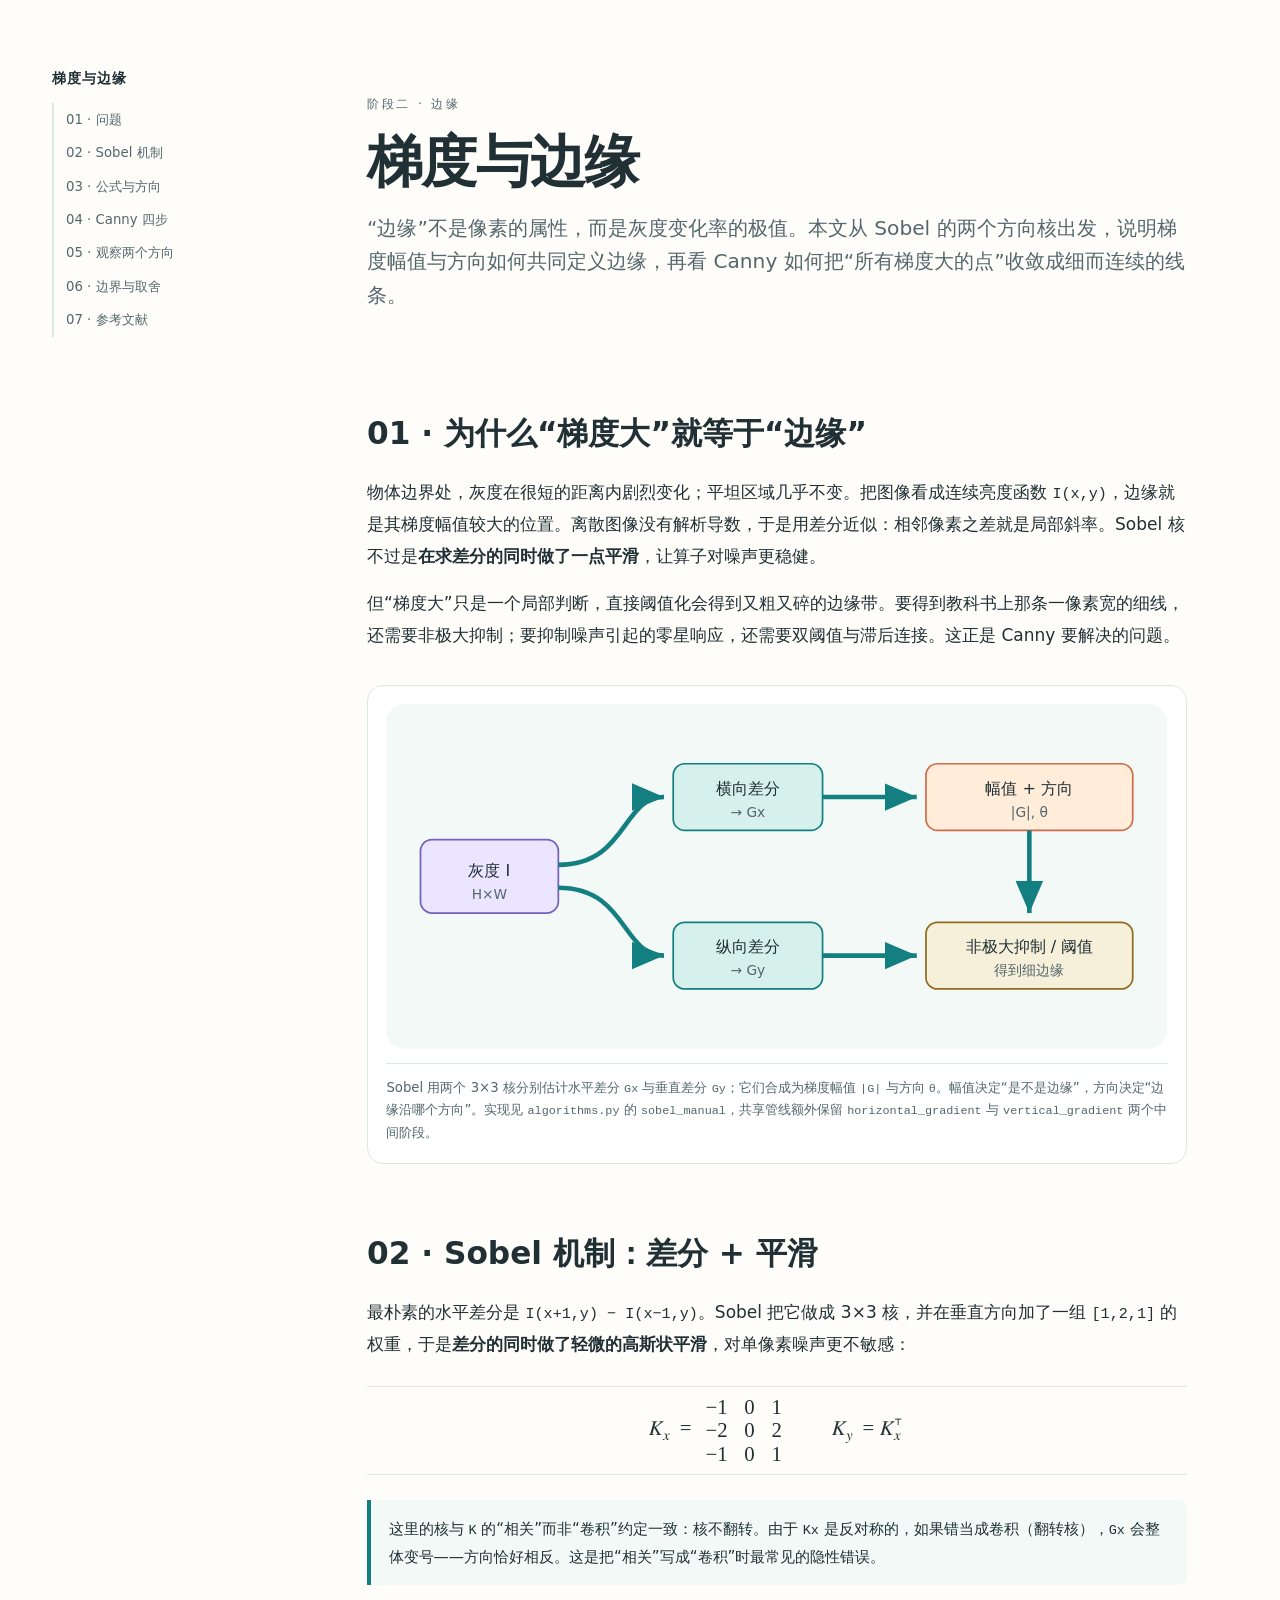
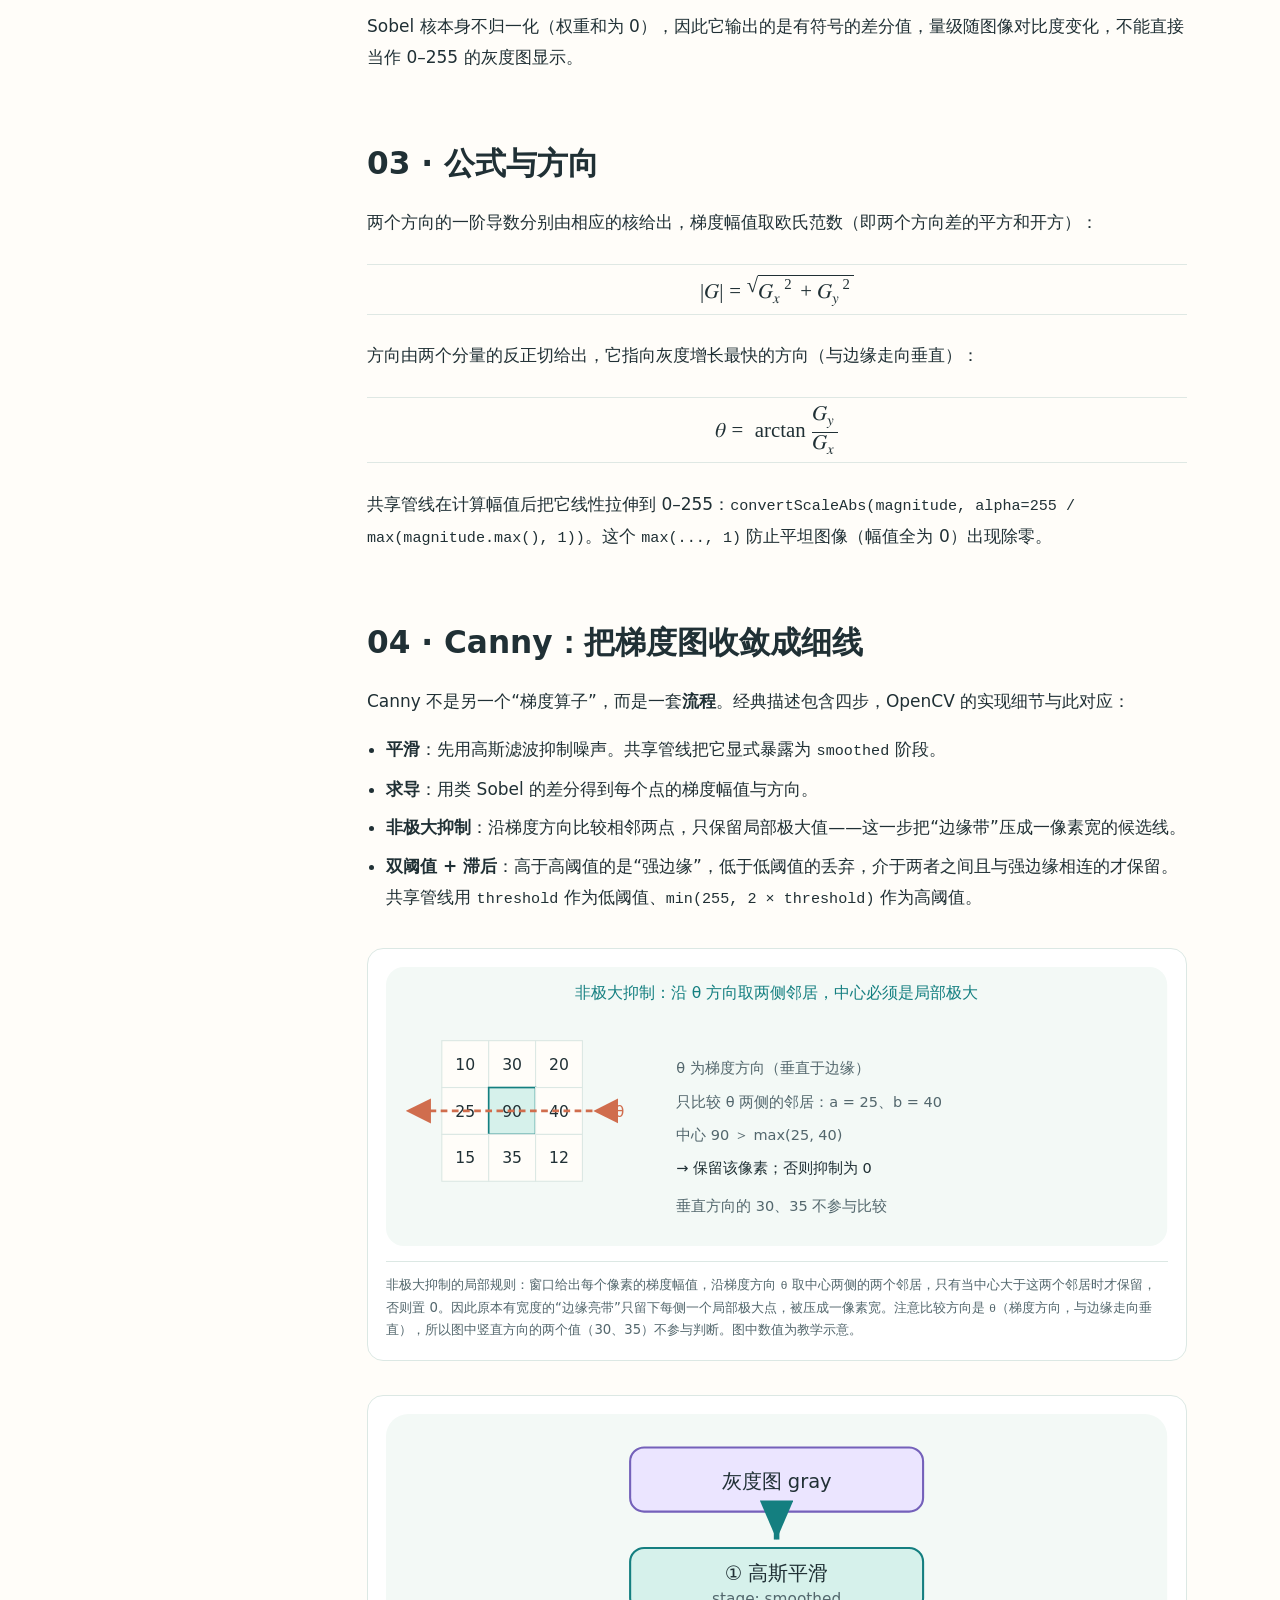
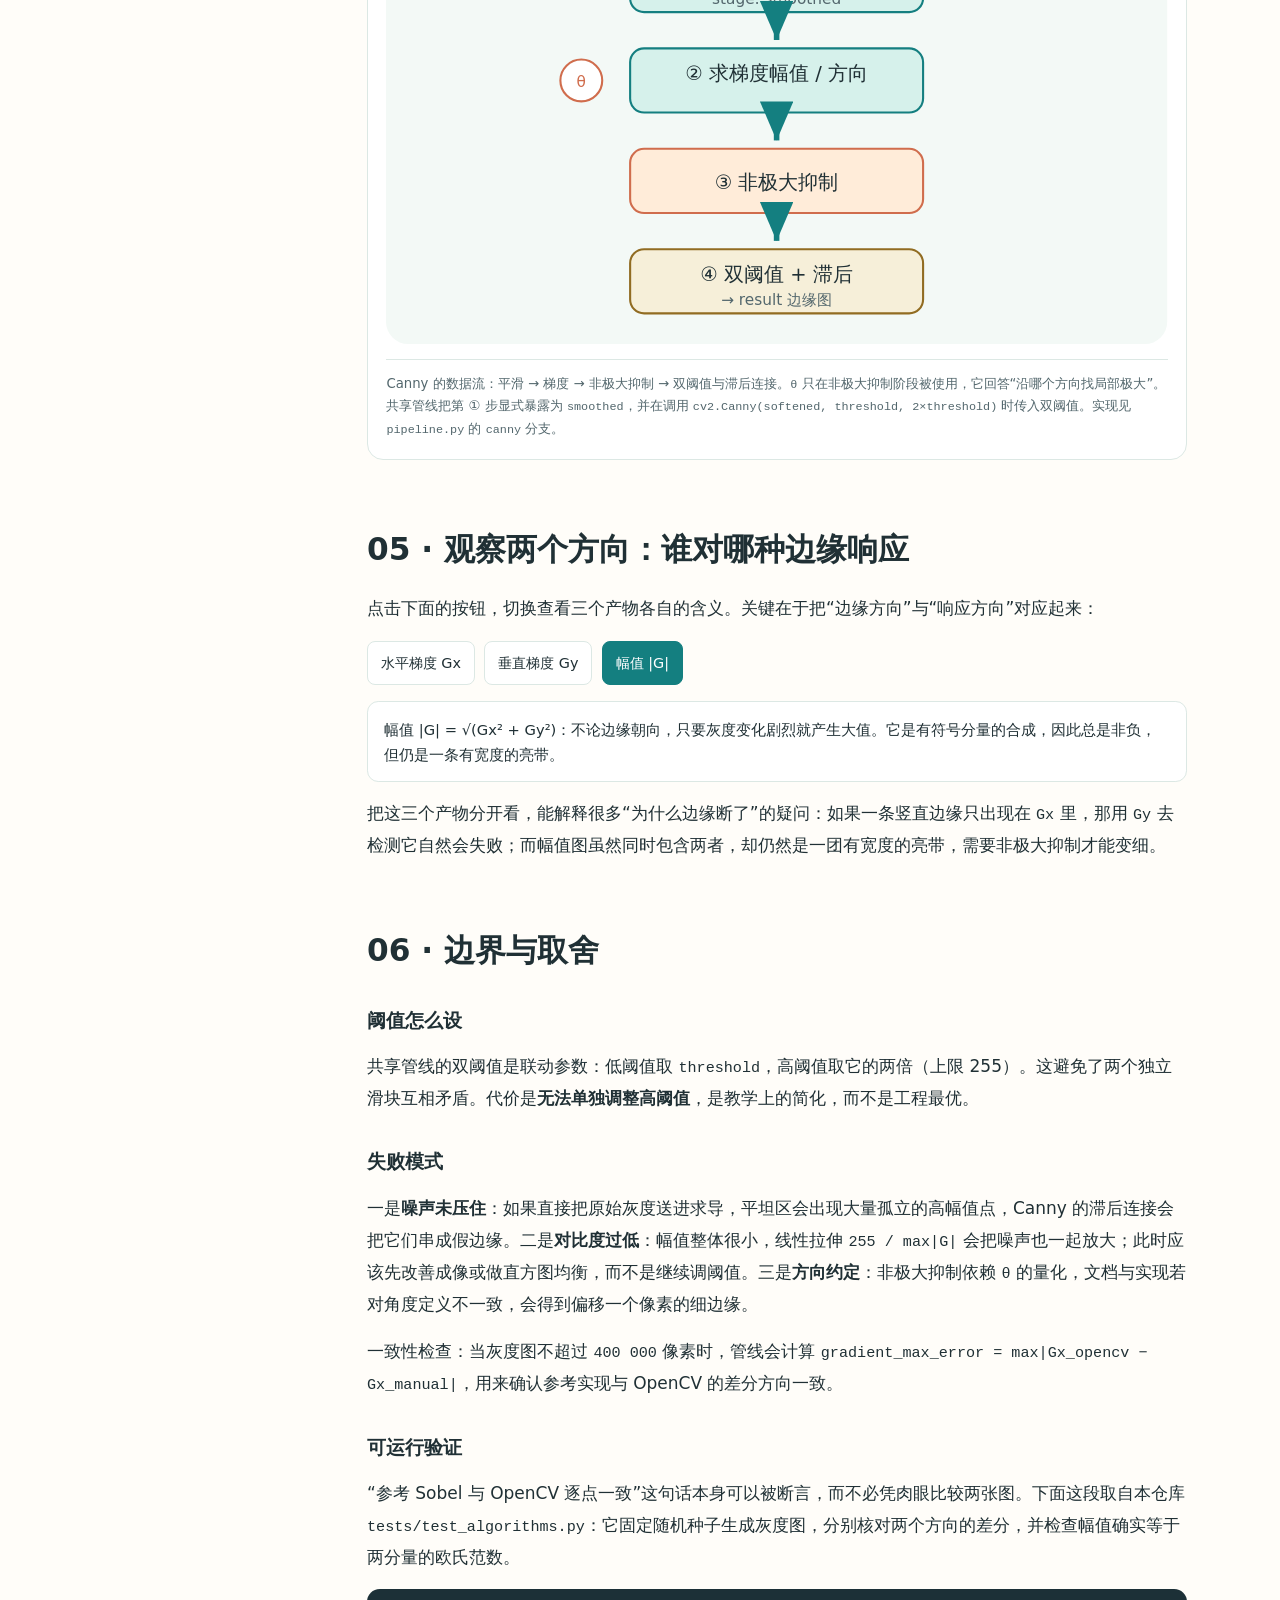
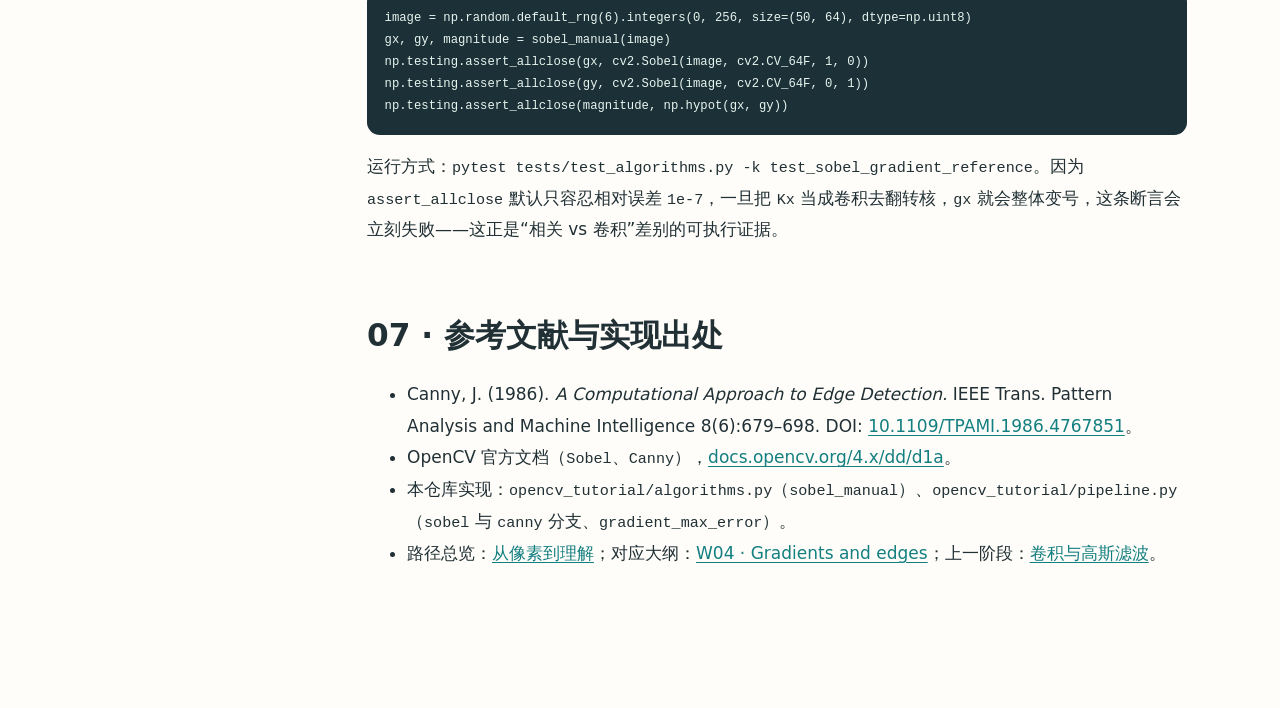
<file: articles/gradients.html>
<!doctype html>
<html lang="zh-CN">
<head>
<meta charset="utf-8">
<meta name="viewport" content="width=device-width,initial-scale=1">
<meta name="color-scheme" content="light">
<meta name="description" content="梯度与边缘：Sobel 两个方向核、梯度幅值与方向，以及 Canny 的非极大抑制和双阈值滞后，附本仓库参考实现。">
<title>梯度与边缘 · 从像素到理解</title>
<style>
:root{color-scheme:light;--paper:#fffdf9;--ink:#203035;--subtle:#53676d;--accent:#147f80;--transform:#d06d4d;--structure:#7461ba;--annotation:#916c22;--border:#dce8e4;--surface:#f3f9f6;--max-reading:820px}
*{box-sizing:border-box}
html{scroll-behavior:smooth}
body{margin:0;background:var(--paper);color:var(--ink);font:17px/1.85 system-ui,-apple-system,"PingFang SC","Microsoft YaHei",sans-serif}
a{color:var(--accent);text-underline-offset:.17em}a:hover{color:var(--transform)}
a:focus-visible,button:focus-visible,input:focus-visible{outline:3px solid var(--accent);outline-offset:3px}
.skip-link{position:absolute;left:1rem;top:-5rem;background:var(--ink);color:white;padding:.5rem 1rem;z-index:10}.skip-link:focus{top:1rem}
.layout{max-width:1240px;margin:0 auto;display:grid;grid-template-columns:210px minmax(0,1fr);gap:clamp(2rem,5vw,5rem);padding:4.25rem 2rem 8rem}
.toc{position:sticky;top:2rem;align-self:start;font-size:.83rem;line-height:1.55;max-height:calc(100vh - 4rem);overflow:auto}
.toc strong{display:block;font-size:.85rem;letter-spacing:.08em;margin-bottom:.9rem}.toc a{display:block;text-decoration:none;color:var(--subtle);border-left:2px solid var(--border);padding:.4rem .75rem}.toc a:hover{border-color:var(--accent);color:var(--accent);background:var(--surface)}
main{min-width:0}article{max-width:var(--max-reading);margin:0 auto;min-width:0}
.article-header{padding-top:.5rem;padding-bottom:1rem}.kicker{font-size:.78rem;letter-spacing:.22em;color:var(--subtle);text-transform:uppercase}.article-header h1{font-size:clamp(2.1rem,4.8vw,3.5rem);line-height:1.12;letter-spacing:-.03em;margin:.5rem 0 1.15rem}.dek{font-size:clamp(1.06rem,2vw,1.26rem);line-height:1.65;color:var(--subtle)}
section{scroll-margin-top:2rem;margin-top:4.25rem}h2{font-size:clamp(1.5rem,2.9vw,1.95rem);line-height:1.4;margin:0 0 1.35rem}h3{font-size:1.2rem;line-height:1.5;margin:2.1rem 0 .7rem}
p{margin:1rem 0}code,pre{font-family:ui-monospace,SFMono-Regular,Consolas,monospace}code{font-size:.89em}pre{padding:1.1rem;background:#1c3037;color:#e7f5ef;border-radius:.8rem;overflow:auto;line-height:1.6;font-size:.86rem}
figure{margin:2.1rem 0;padding:1.15rem;border:1px solid var(--border);border-radius:1rem;background:white}figure svg{width:100%;height:auto;display:block}figcaption{font-size:.83rem;line-height:1.7;color:var(--subtle);border-top:1px solid var(--border);margin-top:.9rem;padding-top:.8rem}
.note{margin:1.6rem 0;padding:.9rem 1.1rem;border-left:4px solid var(--accent);background:var(--surface);border-radius:0 .5rem .5rem 0;font-size:.95rem}
.control-row{display:flex;gap:.6rem;flex-wrap:wrap;margin:1rem 0}button{font:inherit;font-size:.9rem;cursor:pointer;padding:.5rem .8rem;border:1px solid var(--border);border-radius:.5rem;background:white;color:var(--ink)}button[aria-pressed="true"]{background:var(--accent);color:white;border-color:var(--accent)}
.status{min-height:1.5em;color:var(--accent);font-weight:600}
.readout{margin:1rem 0;padding:.9rem 1rem;border:1px solid var(--border);border-radius:.7rem;background:white;font-size:.92rem;line-height:1.7}
ul.plain{padding-left:1.2rem}ul.plain li{margin:.45rem 0}
.math-inline{font-family:"Cambria Math","STIX Two Math","Latin Modern Math",serif;vertical-align:-.05em}
.math-equation{max-width:100%;min-width:0;margin:1.6rem 0;padding:.5rem 0;border-block:1px solid #dfe8e4}
.math-scroll,[data-math-scroll]{display:block;max-width:100%;min-width:0;overflow-x:auto;overflow-y:hidden}
.math-scroll:focus-visible,[data-math-scroll]:focus-visible{outline:3px solid #147f80;outline-offset:2px}
.math-scroll math[display="block"],[data-math-scroll] math[display="block"]{width:max-content;min-width:100%;font-size:clamp(1.05rem,2.2vw,1.3rem);text-align:center}
@media(max-width:900px){.layout{display:block;padding:2rem 1.2rem 5rem}.toc{position:static;max-height:none;margin-bottom:2rem;border-bottom:1px solid var(--border);padding-bottom:1rem}.toc a{display:inline-block;border-left:0;border-bottom:2px solid transparent;margin-right:.35rem;padding:.4rem .3rem}}
@media(max-width:480px){body{font-size:16px}.layout{padding:1.3rem 1rem 4rem}figure{padding:.6rem}section{margin-top:3.25rem}}
@media(prefers-reduced-motion:reduce){html{scroll-behavior:auto}*,*::before,*::after{animation:none!important;transition:none!important}}
@media print{body{background:white;color:black;font-size:11pt}.layout{display:block;padding:0}.toc,.control-row,.skip-link{display:none!important}article{max-width:none}figure{break-inside:avoid}a{color:#164e54}section{margin-top:1.6rem}.math-scroll,[data-math-scroll]{overflow:visible}}
</style>
</head>
<body>
<a class="skip-link" href="#content">跳转至正文</a>
<div class="layout">
<nav class="toc" aria-label="文章目录"><strong>梯度与边缘</strong><a href="#problem">01 · 问题</a><a href="#sobel">02 · Sobel 机制</a><a href="#math">03 · 公式与方向</a><a href="#canny">04 · Canny 四步</a><a href="#explore">05 · 观察两个方向</a><a href="#limits">06 · 边界与取舍</a><a href="#references">07 · 参考文献</a></nav>
<main id="content"><article>
<header class="article-header">
<p class="kicker">阶段二 · 边缘</p>
<h1>梯度与边缘</h1>
<p class="dek">“边缘”不是像素的属性，而是灰度变化率的极值。本文从 Sobel 的两个方向核出发，说明梯度幅值与方向如何共同定义边缘，再看 Canny 如何把“所有梯度大的点”收敛成细而连续的线条。</p>
</header>

<section id="problem" aria-labelledby="problem-h">
<h2 id="problem-h">01 · 为什么“梯度大”就等于“边缘”</h2>
<p>物体边界处，灰度在很短的距离内剧烈变化；平坦区域几乎不变。把图像看成连续亮度函数 <code>I(x,y)</code>，边缘就是其梯度幅值较大的位置。离散图像没有解析导数，于是用差分近似：相邻像素之差就是局部斜率。Sobel 核不过是<strong>在求差分的同时做了一点平滑</strong>，让算子对噪声更稳健。</p>
<p>但“梯度大”只是一个局部判断，直接阈值化会得到又粗又碎的边缘带。要得到教科书上那条一像素宽的细线，还需要非极大抑制；要抑制噪声引起的零星响应，还需要双阈值与滞后连接。这正是 Canny 要解决的问题。</p>
<figure>
<svg role="img" aria-labelledby="fig-sob-title fig-sob-desc" viewBox="0 0 680 300" xmlns="http://www.w3.org/2000/svg">
<title id="fig-sob-title">Sobel 两个方向核产生 Gx 与 Gy，再合成为幅值与方向</title>
<desc id="fig-sob-desc">水平差分核作用于图像得到 Gx，垂直差分核得到 Gy；两者合成得到梯度幅值与方向。</desc>
<rect width="680" height="300" rx="16" fill="#f3f9f6"/>
<g font-size="14" text-anchor="middle" fill="#203035">
<rect x="30" y="118" width="120" height="64" rx="10" fill="#ebe5ff" stroke="#7461ba" stroke-width="1.5"/>
<text x="90" y="150">灰度 I</text><text x="90" y="170" font-size="12" fill="#53676d">H×W</text>
<rect x="250" y="52" width="130" height="58" rx="10" fill="#d6f1eb" stroke="#147f80" stroke-width="1.5"/>
<text x="315" y="78">横向差分</text><text x="315" y="98" font-size="12" fill="#53676d">→ Gx</text>
<rect x="250" y="190" width="130" height="58" rx="10" fill="#d6f1eb" stroke="#147f80" stroke-width="1.5"/>
<text x="315" y="216">纵向差分</text><text x="315" y="236" font-size="12" fill="#53676d">→ Gy</text>
<rect x="470" y="52" width="180" height="58" rx="10" fill="#ffecd9" stroke="#d06d4d" stroke-width="1.5"/>
<text x="560" y="78">幅值 + 方向</text><text x="560" y="98" font-size="12" fill="#53676d">|G|, θ</text>
<rect x="470" y="190" width="180" height="58" rx="10" fill="#f6efd9" stroke="#916c22" stroke-width="1.5"/>
<text x="560" y="216">非极大抑制 / 阈值</text><text x="560" y="236" font-size="12" fill="#53676d">得到细边缘</text>
</g>
<g stroke="#147f80" stroke-width="4" fill="none" marker-end="url(#a3)">
<path d="M150 140 C210 140 205 81 242 81"/><path d="M150 160 C210 160 205 219 242 219"/>
<path d="M380 81 H462"/><path d="M380 219 H462"/><path d="M560 110 V182"/>
</g>
<defs><marker id="a3" markerWidth="10" markerHeight="10" refX="7" refY="3" orient="auto"><path d="M0 0 L7 3 L0 6 Z" fill="#147f80"/></marker></defs>
</svg>
<figcaption>Sobel 用两个 3×3 核分别估计水平差分 <code>Gx</code> 与垂直差分 <code>Gy</code>；它们合成为梯度幅值 <code>|G|</code> 与方向 <code>θ</code>。幅值决定“是不是边缘”，方向决定“边缘沿哪个方向”。实现见 <code>algorithms.py</code> 的 <code>sobel_manual</code>，共享管线额外保留 <code>horizontal_gradient</code> 与 <code>vertical_gradient</code> 两个中间阶段。</figcaption>
</figure>
</section>

<section id="sobel" aria-labelledby="sobel-h">
<h2 id="sobel-h">02 · Sobel 机制：差分 + 平滑</h2>
<p>最朴素的水平差分是 <code>I(x+1,y) − I(x−1,y)</code>。Sobel 把它做成 3×3 核，并在垂直方向加了一组 <code>[1,2,1]</code> 的权重，于是<strong>差分的同时做了轻微的高斯状平滑</strong>，对单像素噪声更不敏感：</p>
<div class="math-equation" role="group" aria-label="Sobel 水平与垂直核">
<div class="math-scroll" data-math-scroll tabindex="0" role="region" aria-label="Sobel 水平与垂直核矩阵，可横向滚动">
<math display="block" aria-label="水平核 Gx 为第一行 -1 0 1，第二行 -2 0 2，第三行 -1 0 1；垂直核 Gy 是它的转置">
<mrow>
<msub><mi>K</mi><mi>x</mi></msub><mo>=</mo>
<mfenced open="[" close="]"><mtable>
<mtr><mtd><mn>−1</mn></mtd><mtd><mn>0</mn></mtd><mtd><mn>1</mn></mtd></mtr>
<mtr><mtd><mn>−2</mn></mtd><mtd><mn>0</mn></mtd><mtd><mn>2</mn></mtd></mtr>
<mtr><mtd><mn>−1</mn></mtd><mtd><mn>0</mn></mtd><mtd><mn>1</mn></mtd></mtr>
</mtable></mfenced>
<mspace width="2em"></mspace>
<msub><mi>K</mi><mi>y</mi></msub><mo>=</mo>
<msubsup><mi>K</mi><mi>x</mi><mo>⊤</mo></msubsup>
</mrow>
</math>
</div>
</div>
<p class="note">这里的核与 <code>K</code> 的“相关”而非“卷积”约定一致：核不翻转。由于 <code>Kx</code> 是反对称的，如果错当成卷积（翻转核），<code>Gx</code> 会整体变号——方向恰好相反。这是把“相关”写成“卷积”时最常见的隐性错误。</p>
<p>Sobel 核本身不归一化（权重和为 0），因此它输出的是有符号的差分值，量级随图像对比度变化，不能直接当作 0–255 的灰度图显示。</p>
</section>

<section id="math" aria-labelledby="math-h">
<h2 id="math-h">03 · 公式与方向</h2>
<p>两个方向的一阶导数分别由相应的核给出，梯度幅值取欧氏范数（即两个方向差的平方和开方）：</p>
<div class="math-equation" role="group" aria-label="梯度幅值定义">
<div class="math-scroll" data-math-scroll tabindex="0" role="region" aria-label="梯度幅值公式，可横向滚动">
<math display="block" aria-label="梯度幅值等于 Gx 平方加 Gy 平方的平方根">
<mrow>
<mrow><mo>|</mo><mi>G</mi><mo>|</mo></mrow><mo>=</mo>
<msqrt><mrow><msup><msub><mi>G</mi><mi>x</mi></msub><mn>2</mn></msup><mo>+</mo><msup><msub><mi>G</mi><mi>y</mi></msub><mn>2</mn></msup></mrow></msqrt>
</mrow>
</math>
</div>
</div>
<p>方向由两个分量的反正切给出，它指向灰度增长最快的方向（与边缘走向垂直）：</p>
<div class="math-equation" role="group" aria-label="梯度方向定义">
<div class="math-scroll" data-math-scroll tabindex="0" role="region" aria-label="梯度方向公式，可横向滚动">
<math display="block" aria-label="方向 theta 等于 Gy 除以 Gx 的反正切">
<mrow>
<mi>θ</mi><mo>=</mo><mo>arctan</mo>
<mfenced><mfrac><msub><mi>G</mi><mi>y</mi></msub><msub><mi>G</mi><mi>x</mi></msub></mfrac></mfenced>
</mrow>
</math>
</div>
</div>
<p>共享管线在计算幅值后把它线性拉伸到 0–255：<code>convertScaleAbs(magnitude, alpha=255 / max(magnitude.max(), 1))</code>。这个 <code>max(..., 1)</code> 防止平坦图像（幅值全为 0）出现除零。</p>
</section>

<section id="canny" aria-labelledby="canny-h">
<h2 id="canny-h">04 · Canny：把梯度图收敛成细线</h2>
<p>Canny 不是另一个“梯度算子”，而是一套<strong>流程</strong>。经典描述包含四步，OpenCV 的实现细节与此对应：</p>
<ul class="plain">
<li><strong>平滑</strong>：先用高斯滤波抑制噪声。共享管线把它显式暴露为 <code>smoothed</code> 阶段。</li>
<li><strong>求导</strong>：用类 Sobel 的差分得到每个点的梯度幅值与方向。</li>
<li><strong>非极大抑制</strong>：沿梯度方向比较相邻两点，只保留局部极大值——这一步把“边缘带”压成一像素宽的候选线。</li>
<li><strong>双阈值 + 滞后</strong>：高于高阈值的是“强边缘”，低于低阈值的丢弃，介于两者之间且与强边缘相连的才保留。共享管线用 <code>threshold</code> 作为低阈值、<code>min(255, 2 × threshold)</code> 作为高阈值。</li>
</ul>
<figure>
<svg role="img" aria-labelledby="fig-nms-title fig-nms-desc" viewBox="0 0 700 250" xmlns="http://www.w3.org/2000/svg">
<title id="fig-nms-title">非极大抑制：只沿梯度方向与两侧邻居比较</title>
<desc id="fig-nms-desc">在一个 3×3 梯度幅值窗口上，沿梯度方向 θ 取中心两侧的邻居比较，中心是局部极大就保留，否则抑制为 0。</desc>
<rect width="700" height="250" rx="16" fill="#f3f9f6"/>
<text x="350" y="28" font-size="14" text-anchor="middle" fill="#147f80">非极大抑制：沿 θ 方向取两侧邻居，中心必须是局部极大</text>
<g font-size="14" text-anchor="middle" fill="#203035">
<rect x="50" y="66" width="42" height="42" fill="#fffdf9" stroke="#dce8e4"/><rect x="92" y="66" width="42" height="42" fill="#fffdf9" stroke="#dce8e4"/><rect x="134" y="66" width="42" height="42" fill="#fffdf9" stroke="#dce8e4"/>
<rect x="50" y="108" width="42" height="42" fill="#fffdf9" stroke="#dce8e4"/><rect x="92" y="108" width="42" height="42" fill="#d6f1eb" stroke="#147f80" stroke-width="1.5"/><rect x="134" y="108" width="42" height="42" fill="#fffdf9" stroke="#dce8e4"/>
<rect x="50" y="150" width="42" height="42" fill="#fffdf9" stroke="#dce8e4"/><rect x="92" y="150" width="42" height="42" fill="#fffdf9" stroke="#dce8e4"/><rect x="134" y="150" width="42" height="42" fill="#fffdf9" stroke="#dce8e4"/>
<text x="71" y="92">10</text><text x="113" y="92">30</text><text x="155" y="92">20</text>
<text x="71" y="134">25</text><text x="113" y="134">90</text><text x="155" y="134">40</text>
<text x="71" y="176">15</text><text x="113" y="176">35</text><text x="155" y="176">12</text>
</g>
<g stroke="#d06d4d" stroke-width="2.5" stroke-dasharray="6 4" fill="none">
<path d="M29 129 H197" marker-start="url(#an)" marker-end="url(#an)"/>
</g>
<text x="205" y="134" font-size="14" fill="#d06d4d">θ</text>
<text x="260" y="95" font-size="13" fill="#53676d">θ 为梯度方向（垂直于边缘）</text>
<text x="260" y="125" font-size="13" fill="#53676d">只比较 θ 两侧的邻居：a = 25、b = 40</text>
<text x="260" y="155" font-size="13" fill="#53676d">中心 90 ＞ max(25, 40)</text>
<text x="260" y="185" font-size="13" fill="#203035">→ 保留该像素；否则抑制为 0</text>
<text x="260" y="219" font-size="13" fill="#53676d">垂直方向的 30、35 不参与比较</text>
<defs><marker id="an" markerWidth="9" markerHeight="9" refX="4.5" refY="4.5" orient="auto"><path d="M0 4.5 L9 0 L9 9 Z" fill="#d06d4d"/></marker></defs>
</svg>
<figcaption>非极大抑制的局部规则：窗口给出每个像素的梯度幅值，沿梯度方向 <code>θ</code> 取中心两侧的两个邻居，只有当中心大于这两个邻居时才保留，否则置 0。因此原本有宽度的“边缘亮带”只留下每侧一个局部极大点，被压成一像素宽。注意比较方向是 <code>θ</code>（梯度方向，与边缘走向垂直），所以图中竖直方向的两个值（30、35）不参与判断。图中数值为教学示意。</figcaption>
</figure>
<figure>
<svg role="img" aria-labelledby="fig-canny-title fig-canny-desc" viewBox="0 0 560 380" xmlns="http://www.w3.org/2000/svg">
<title id="fig-canny-title">Canny 的四个阶段与共享管线暴露的阶段图</title>
<desc id="fig-canny-desc">灰度图先平滑，再求梯度，再做非极大抑制，最后经双阈值与滞后连接得到细边缘。</desc>
<rect width="560" height="380" rx="16" fill="#f3f9f6"/>
<g font-size="14" text-anchor="middle" fill="#203035">
<rect x="175" y="24" width="210" height="46" rx="10" fill="#ebe5ff" stroke="#7461ba" stroke-width="1.5"/><text x="280" y="53">灰度图 gray</text>
<rect x="175" y="96" width="210" height="46" rx="10" fill="#d6f1eb" stroke="#147f80" stroke-width="1.5"/><text x="280" y="119">① 高斯平滑</text><text x="280" y="136" font-size="11" fill="#53676d">stage: smoothed</text>
<rect x="175" y="168" width="210" height="46" rx="10" fill="#d6f1eb" stroke="#147f80" stroke-width="1.5"/><text x="280" y="191">② 求梯度幅值 / 方向</text>
<rect x="175" y="240" width="210" height="46" rx="10" fill="#ffecd9" stroke="#d06d4d" stroke-width="1.5"/><text x="280" y="269">③ 非极大抑制</text>
<rect x="175" y="312" width="210" height="46" rx="10" fill="#f6efd9" stroke="#916c22" stroke-width="1.5"/><text x="280" y="335">④ 双阈值 + 滞后</text><text x="280" y="352" font-size="11" fill="#53676d">→ result 边缘图</text>
<circle cx="140" cy="191" r="15" fill="#fff" stroke="#d06d4d" stroke-width="1.5"/><text x="140" y="196" font-size="11" fill="#d06d4d">θ</text>
</g>
<g stroke="#147f80" stroke-width="4" fill="none" marker-end="url(#a4)">
<path d="M280 70 V90"/><path d="M280 142 V162"/><path d="M280 214 V234"/><path d="M280 286 V306"/>
</g>
<defs><marker id="a4" markerWidth="10" markerHeight="10" refX="7" refY="3" orient="auto"><path d="M0 0 L7 3 L0 6 Z" fill="#147f80"/></marker></defs>
</svg>
<figcaption>Canny 的数据流：平滑 → 梯度 → 非极大抑制 → 双阈值与滞后连接。<code>θ</code> 只在非极大抑制阶段被使用，它回答“沿哪个方向找局部极大”。共享管线把第 ① 步显式暴露为 <code>smoothed</code>，并在调用 <code>cv2.Canny(softened, threshold, 2×threshold)</code> 时传入双阈值。实现见 <code>pipeline.py</code> 的 <code>canny</code> 分支。</figcaption>
</figure>
</section>

<section id="explore" aria-labelledby="explore-h">
<h2 id="explore-h">05 · 观察两个方向：谁对哪种边缘响应</h2>
<p>点击下面的按钮，切换查看三个产物各自的含义。关键在于把“边缘方向”与“响应方向”对应起来：</p>
<div class="control-row" role="group" aria-label="查看梯度产物">
<button type="button" data-view="gx" aria-pressed="false">水平梯度 Gx</button>
<button type="button" data-view="gy" aria-pressed="false">垂直梯度 Gy</button>
<button type="button" data-view="mag" aria-pressed="true">幅值 |G|</button>
</div>
<p class="readout" id="grad-readout" aria-live="polite"></p>
<p>把这三个产物分开看，能解释很多“为什么边缘断了”的疑问：如果一条竖直边缘只出现在 <code>Gx</code> 里，那用 <code>Gy</code> 去检测它自然会失败；而幅值图虽然同时包含两者，却仍然是一团有宽度的亮带，需要非极大抑制才能变细。</p>
</section>

<section id="limits" aria-labelledby="limits-h">
<h2 id="limits-h">06 · 边界与取舍</h2>
<h3>阈值怎么设</h3>
<p>共享管线的双阈值是联动参数：低阈值取 <code>threshold</code>，高阈值取它的两倍（上限 255）。这避免了两个独立滑块互相矛盾。代价是<strong>无法单独调整高阈值</strong>，是教学上的简化，而不是工程最优。</p>
<h3>失败模式</h3>
<p>一是<strong>噪声未压住</strong>：如果直接把原始灰度送进求导，平坦区会出现大量孤立的高幅值点，Canny 的滞后连接会把它们串成假边缘。二是<strong>对比度过低</strong>：幅值整体很小，线性拉伸 <code>255 / max|G|</code> 会把噪声也一起放大；此时应该先改善成像或做直方图均衡，而不是继续调阈值。三是<strong>方向约定</strong>：非极大抑制依赖 <code>θ</code> 的量化，文档与实现若对角度定义不一致，会得到偏移一个像素的细边缘。</p>
<p>一致性检查：当灰度图不超过 <code>400 000</code> 像素时，管线会计算 <code>gradient_max_error = max|Gx_opencv − Gx_manual|</code>，用来确认参考实现与 OpenCV 的差分方向一致。</p>
<h3>可运行验证</h3>
<p>“参考 Sobel 与 OpenCV 逐点一致”这句话本身可以被断言，而不必凭肉眼比较两张图。下面这段取自本仓库 <code>tests/test_algorithms.py</code>：它固定随机种子生成灰度图，分别核对两个方向的差分，并检查幅值确实等于两分量的欧氏范数。</p>
<pre><code>image = np.random.default_rng(6).integers(0, 256, size=(50, 64), dtype=np.uint8)
gx, gy, magnitude = sobel_manual(image)
np.testing.assert_allclose(gx, cv2.Sobel(image, cv2.CV_64F, 1, 0))
np.testing.assert_allclose(gy, cv2.Sobel(image, cv2.CV_64F, 0, 1))
np.testing.assert_allclose(magnitude, np.hypot(gx, gy))</code></pre>
<p>运行方式：<code>pytest tests/test_algorithms.py -k test_sobel_gradient_reference</code>。因为 <code>assert_allclose</code> 默认只容忍相对误差 <code>1e-7</code>，一旦把 <code>Kx</code> 当成卷积去翻转核，<code>gx</code> 就会整体变号，这条断言会立刻失败——这正是“相关 vs 卷积”差别的可执行证据。</p>
</section>

<section id="references" aria-labelledby="ref-h">
<h2 id="ref-h">07 · 参考文献与实现出处</h2>
<ul>
<li>Canny, J. (1986). <em>A Computational Approach to Edge Detection.</em> IEEE Trans. Pattern Analysis and Machine Intelligence 8(6):679–698. DOI: <a href="https://doi.org/10.1109/TPAMI.1986.4767851">10.1109/TPAMI.1986.4767851</a>。</li>
<li>OpenCV 官方文档（<code>Sobel</code>、<code>Canny</code>），<a href="https://docs.opencv.org/4.x/dd/d1a/group__imgproc__feature.html">docs.opencv.org/4.x/dd/d1a</a>。</li>
<li>本仓库实现：<code>opencv_tutorial/algorithms.py</code>（<code>sobel_manual</code>）、<code>opencv_tutorial/pipeline.py</code>（<code>sobel</code> 与 <code>canny</code> 分支、<code>gradient_max_error</code>）。</li>
<li>路径总览：<a href="index.html">从像素到理解</a>；对应大纲：<a href="curriculum.html">W04 · Gradients and edges</a>；上一阶段：<a href="convolution.html">卷积与高斯滤波</a>。</li>
</ul>
</section>
</article></main>
</div>
<script>
(function(){
  var texts = {
    gx: '水平梯度 Gx：由 Kx 对水平方向求差得到。它对竖直边缘（左右两侧灰度突变）响应强烈，在竖直边缘处出现正值一侧、负值一侧。',
    gy: '垂直梯度 Gy：由 Ky（即 Kx 的转置）对垂直方向求差得到。它对水平边缘（上下灰度突变）响应强烈。',
    mag: '幅值 |G| = √(Gx² + Gy²)：不论边缘朝向，只要灰度变化剧烈就产生大值。它是有符号分量的合成，因此总是非负，但仍是一条有宽度的亮带。'
  };
  var out = document.getElementById('grad-readout');
  var buttons = Array.prototype.slice.call(document.querySelectorAll('[data-view]'));
  buttons.forEach(function(btn){
    btn.addEventListener('click', function(){
      buttons.forEach(function(b){ b.setAttribute('aria-pressed', String(b === btn)); });
      out.textContent = texts[btn.dataset.view] || '';
    });
  });
  out.textContent = texts.mag;
})();
</script>
</body>
</html>
</file>
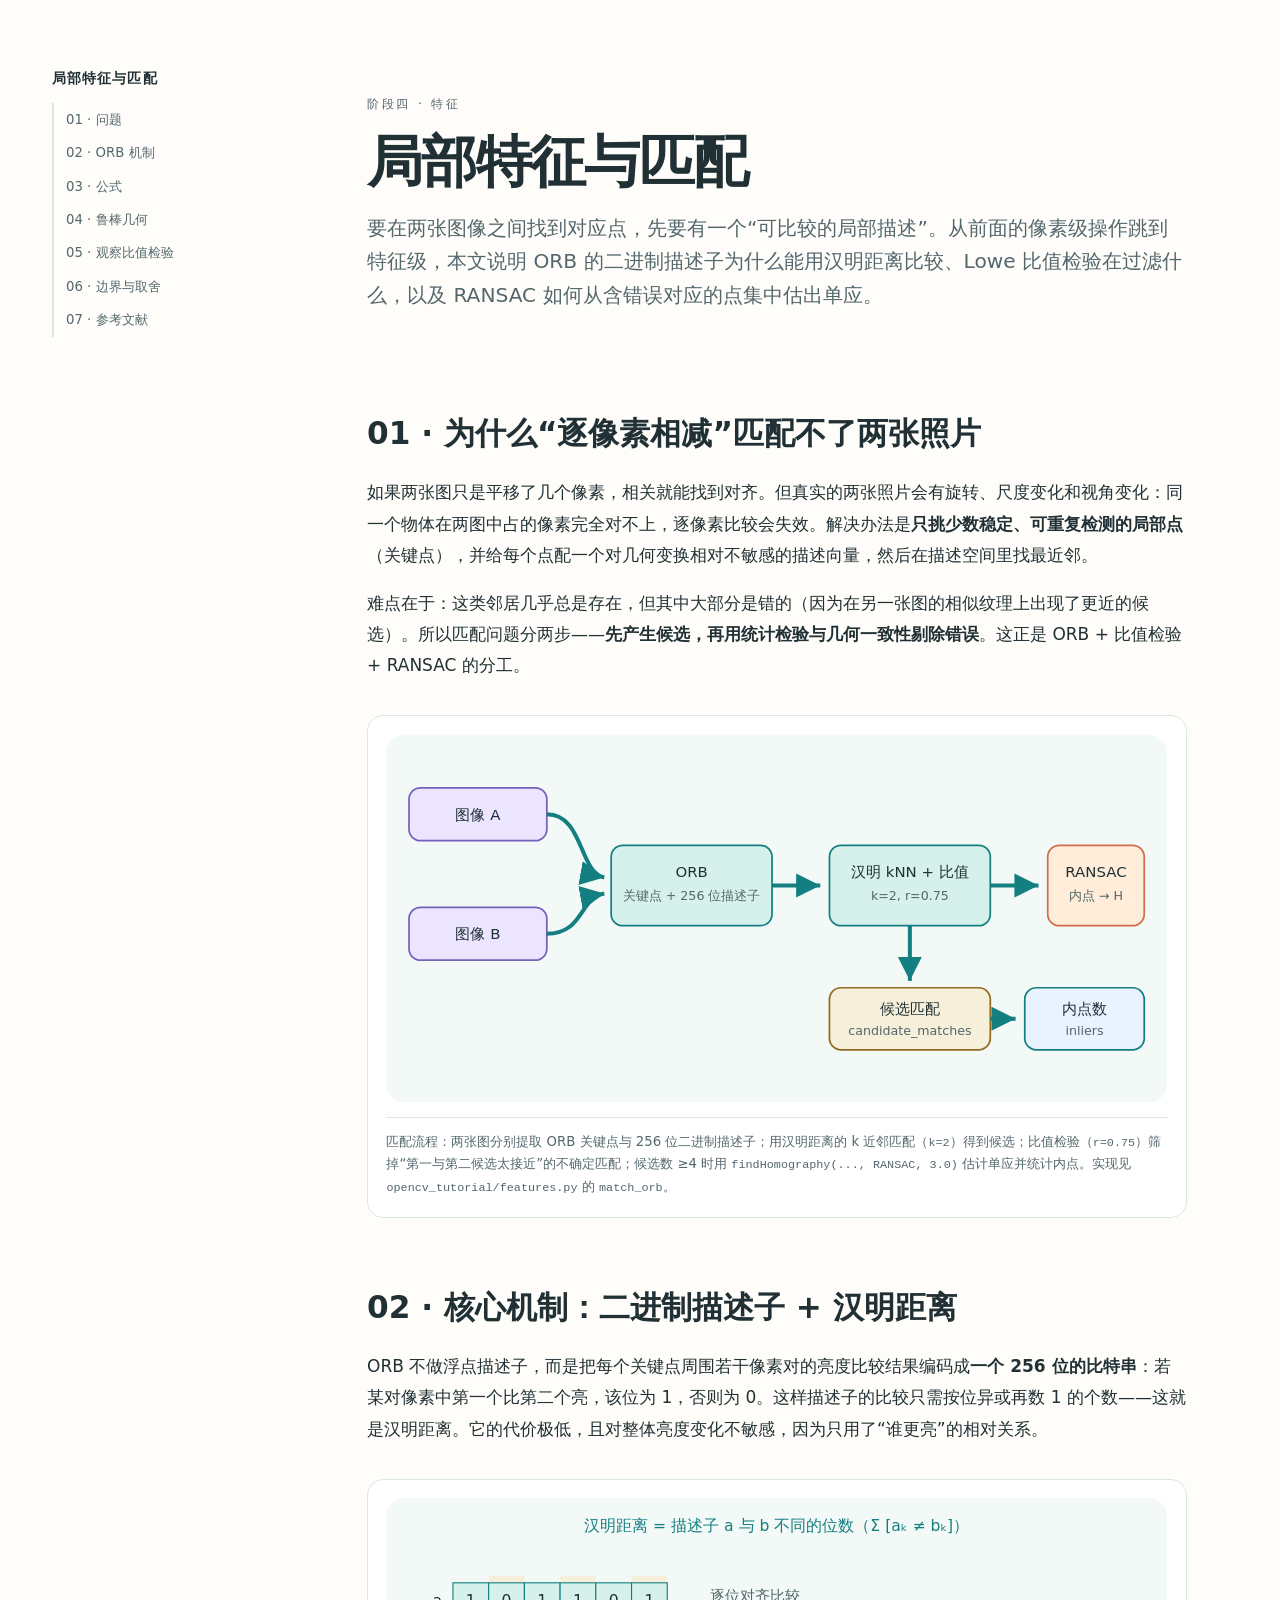
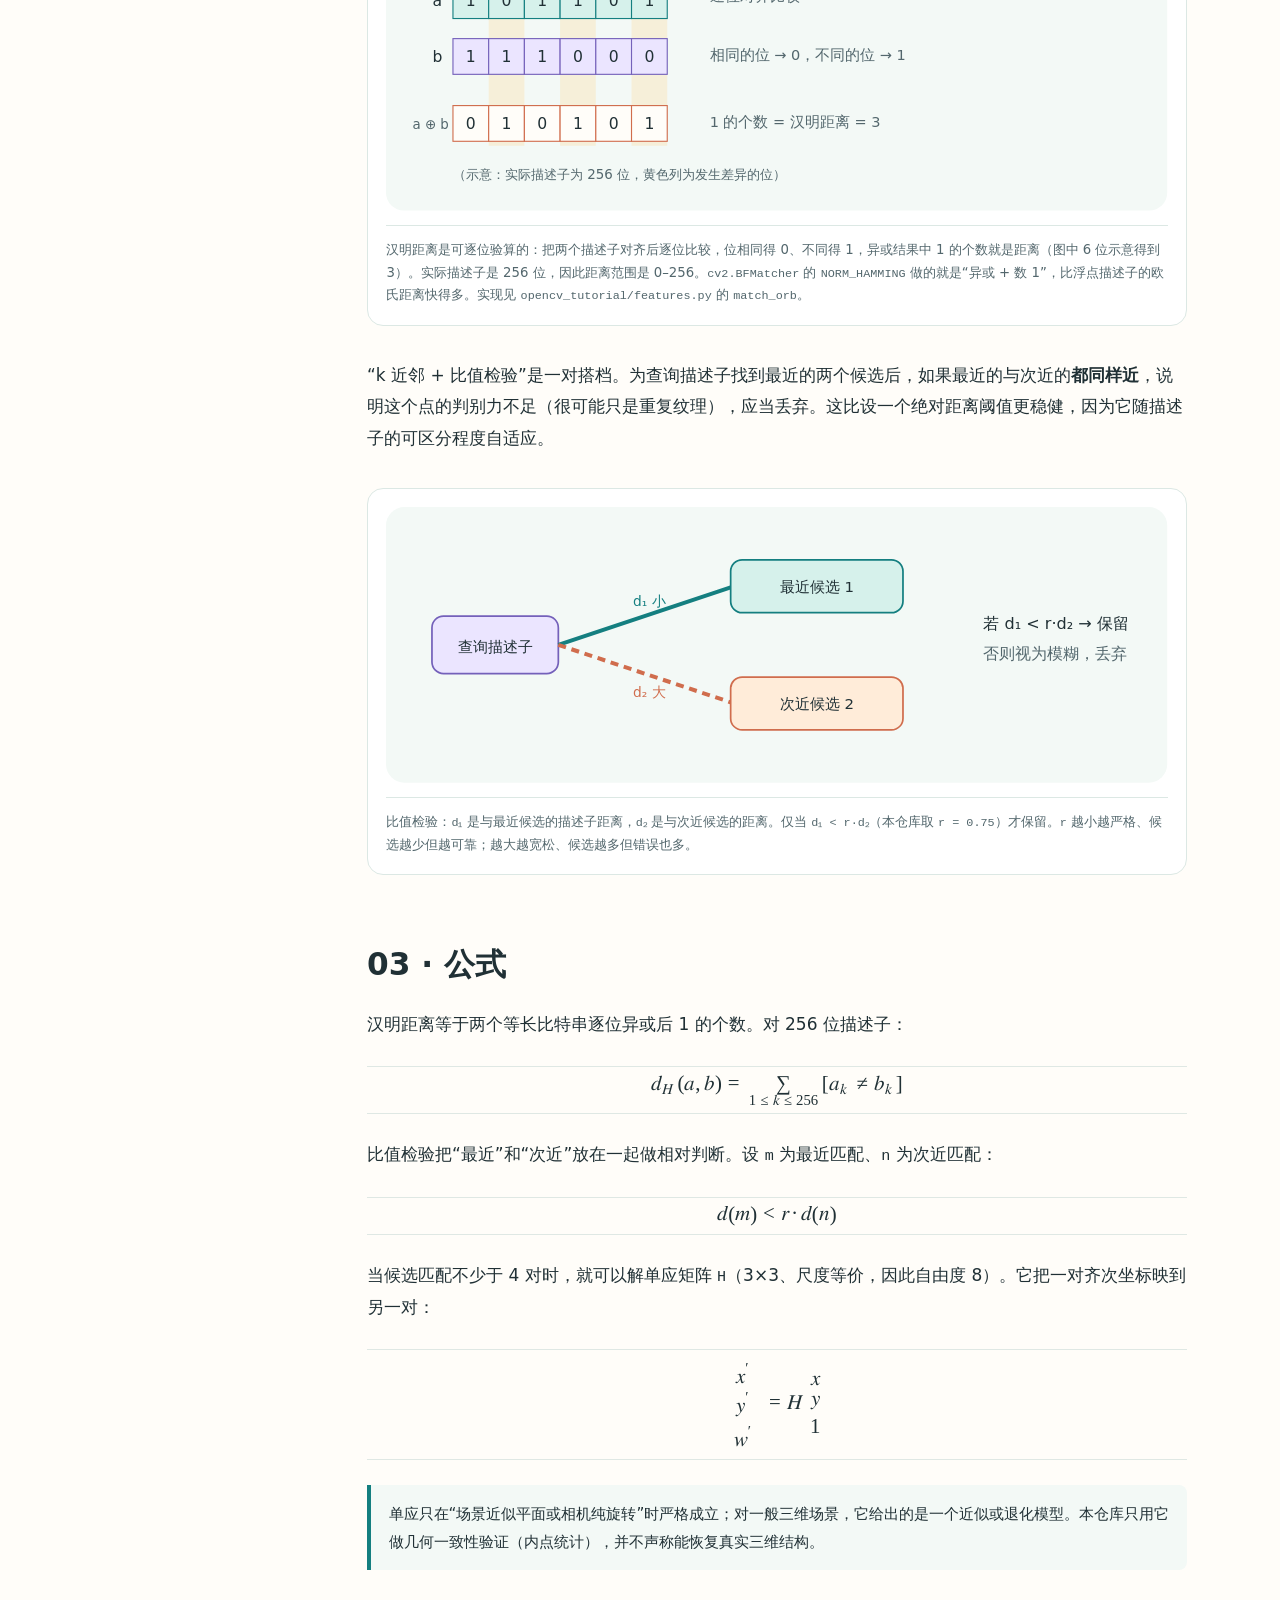
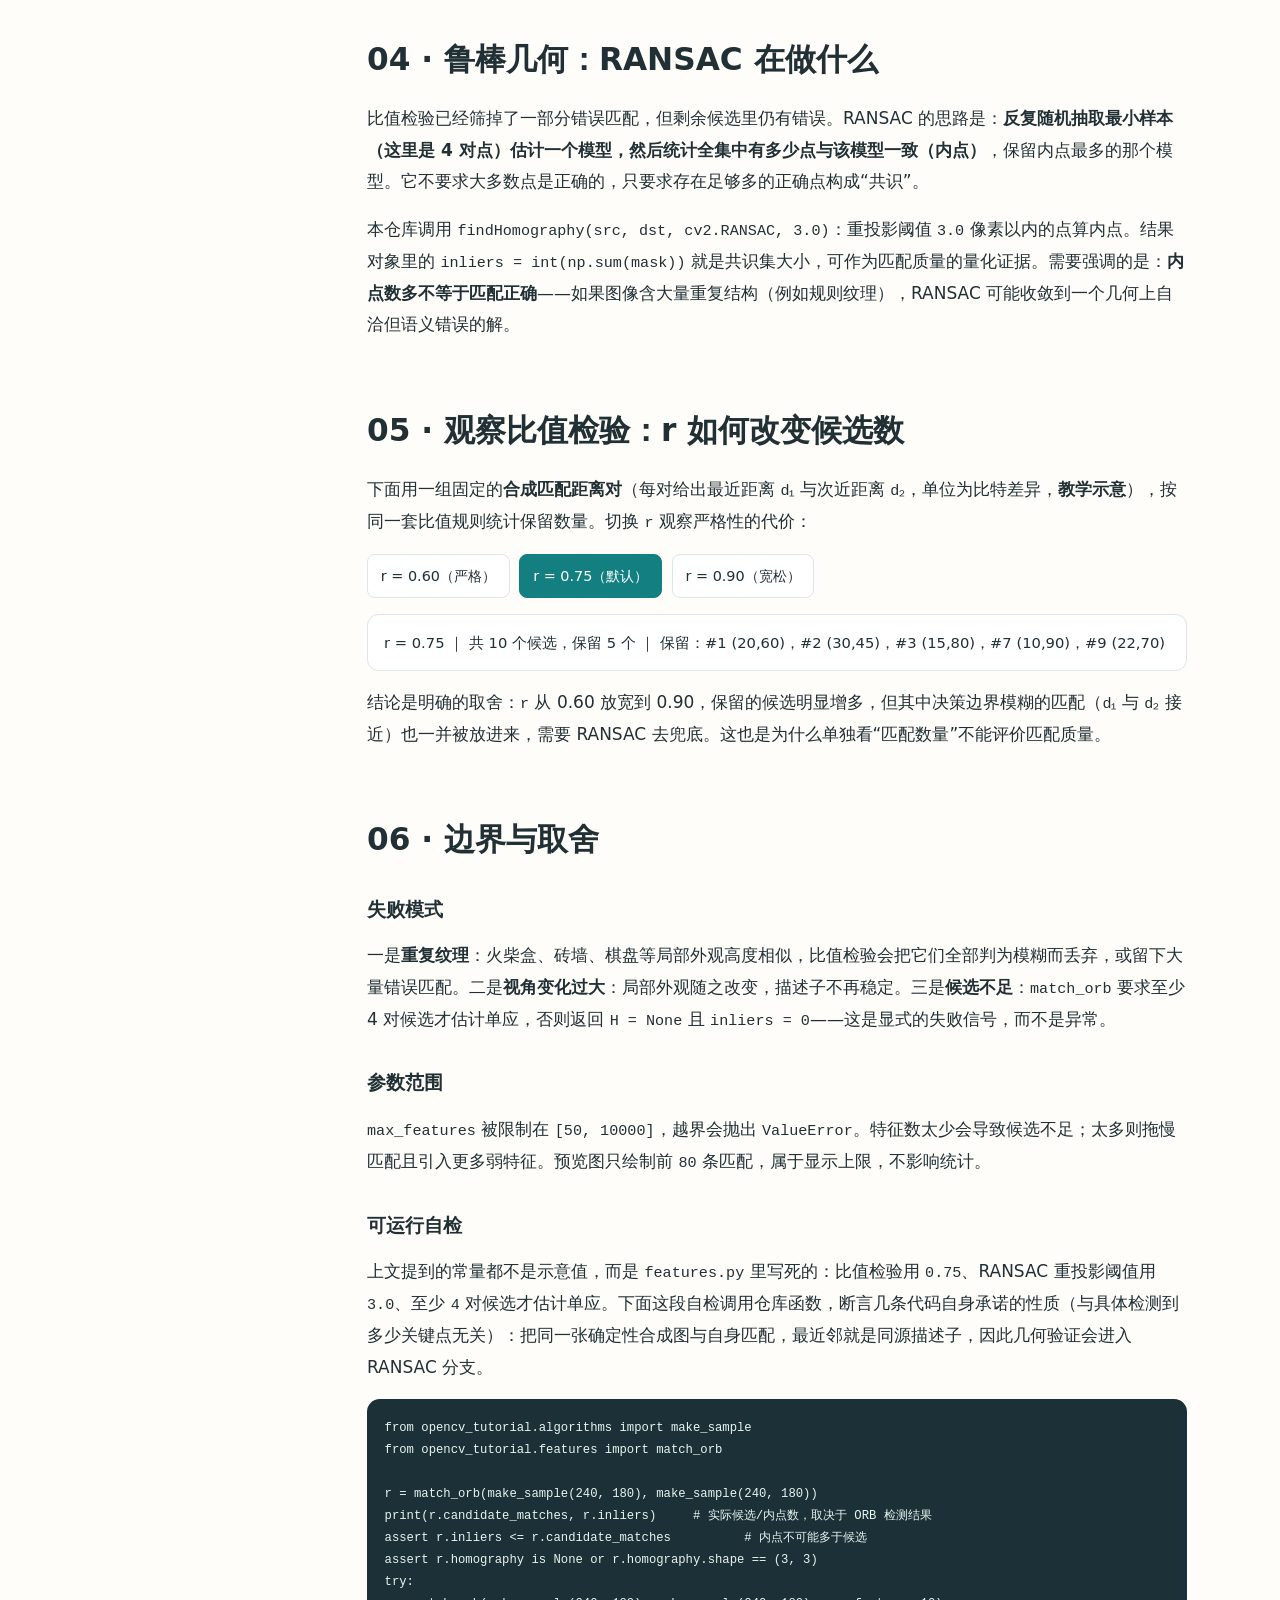
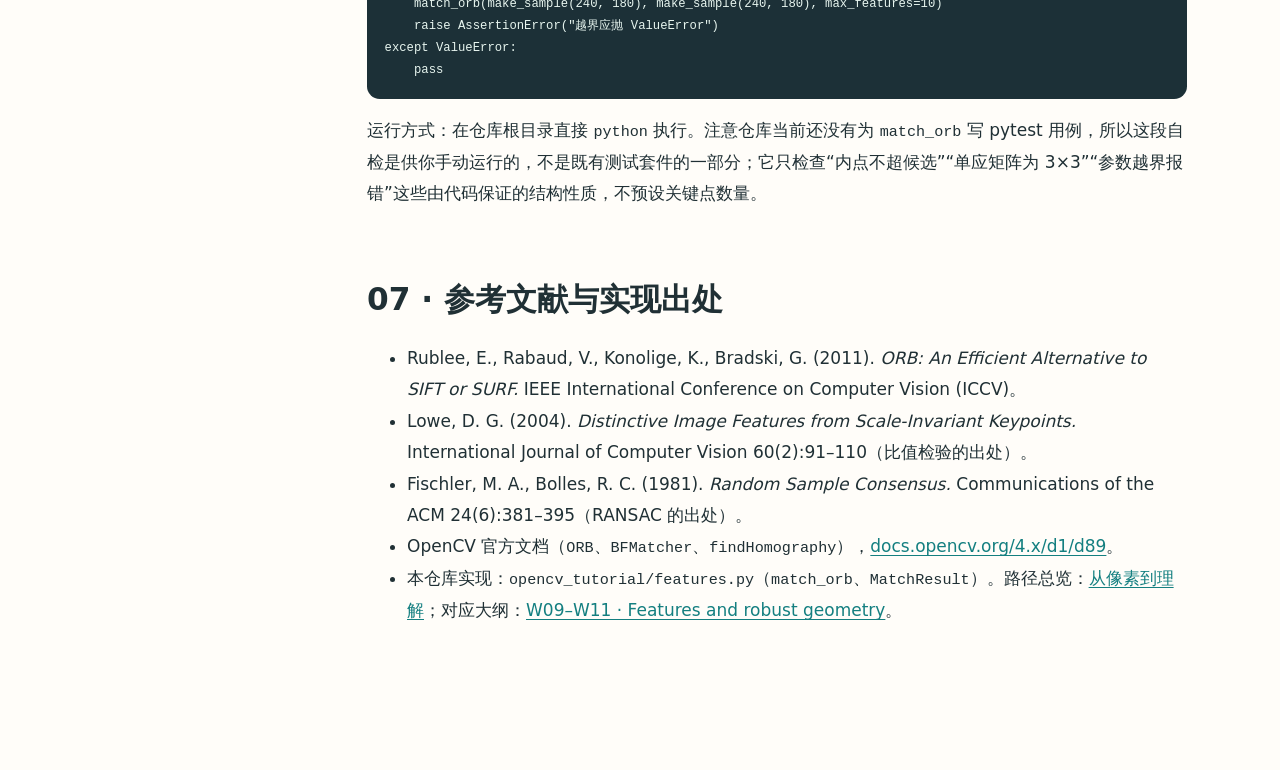
<file: articles/local-features.html>
<!doctype html>
<html lang="zh-CN">
<head>
<meta charset="utf-8">
<meta name="viewport" content="width=device-width,initial-scale=1">
<meta name="color-scheme" content="light">
<meta name="description" content="局部特征与匹配：ORB 二进制描述子、汉明距离、Lowe 比值检验与 RANSAC 单应估计，附本仓库参考实现。">
<title>局部特征与匹配 · 从像素到理解</title>
<style>
:root{color-scheme:light;--paper:#fffdf9;--ink:#203035;--subtle:#53676d;--accent:#147f80;--transform:#d06d4d;--structure:#7461ba;--annotation:#916c22;--border:#dce8e4;--surface:#f3f9f6;--max-reading:820px}
*{box-sizing:border-box}
html{scroll-behavior:smooth}
body{margin:0;background:var(--paper);color:var(--ink);font:17px/1.85 system-ui,-apple-system,"PingFang SC","Microsoft YaHei",sans-serif}
a{color:var(--accent);text-underline-offset:.17em}a:hover{color:var(--transform)}
a:focus-visible,button:focus-visible,input:focus-visible{outline:3px solid var(--accent);outline-offset:3px}
.skip-link{position:absolute;left:1rem;top:-5rem;background:var(--ink);color:white;padding:.5rem 1rem;z-index:10}.skip-link:focus{top:1rem}
.layout{max-width:1240px;margin:0 auto;display:grid;grid-template-columns:210px minmax(0,1fr);gap:clamp(2rem,5vw,5rem);padding:4.25rem 2rem 8rem}
.toc{position:sticky;top:2rem;align-self:start;font-size:.83rem;line-height:1.55;max-height:calc(100vh - 4rem);overflow:auto}
.toc strong{display:block;font-size:.85rem;letter-spacing:.08em;margin-bottom:.9rem}.toc a{display:block;text-decoration:none;color:var(--subtle);border-left:2px solid var(--border);padding:.4rem .75rem}.toc a:hover{border-color:var(--accent);color:var(--accent);background:var(--surface)}
main{min-width:0}article{max-width:var(--max-reading);margin:0 auto;min-width:0}
.article-header{padding-top:.5rem;padding-bottom:1rem}.kicker{font-size:.78rem;letter-spacing:.22em;color:var(--subtle);text-transform:uppercase}.article-header h1{font-size:clamp(2.1rem,4.8vw,3.5rem);line-height:1.12;letter-spacing:-.03em;margin:.5rem 0 1.15rem}.dek{font-size:clamp(1.06rem,2vw,1.26rem);line-height:1.65;color:var(--subtle)}
section{scroll-margin-top:2rem;margin-top:4.25rem}h2{font-size:clamp(1.5rem,2.9vw,1.95rem);line-height:1.4;margin:0 0 1.35rem}h3{font-size:1.2rem;line-height:1.5;margin:2.1rem 0 .7rem}
p{margin:1rem 0}code,pre{font-family:ui-monospace,SFMono-Regular,Consolas,monospace}code{font-size:.89em}pre{padding:1.1rem;background:#1c3037;color:#e7f5ef;border-radius:.8rem;overflow:auto;line-height:1.6;font-size:.86rem}
figure{margin:2.1rem 0;padding:1.15rem;border:1px solid var(--border);border-radius:1rem;background:white}figure svg{width:100%;height:auto;display:block}figcaption{font-size:.83rem;line-height:1.7;color:var(--subtle);border-top:1px solid var(--border);margin-top:.9rem;padding-top:.8rem}
.note{margin:1.6rem 0;padding:.9rem 1.1rem;border-left:4px solid var(--accent);background:var(--surface);border-radius:0 .5rem .5rem 0;font-size:.95rem}
.control-row{display:flex;gap:.6rem;flex-wrap:wrap;margin:1rem 0}button{font:inherit;font-size:.9rem;cursor:pointer;padding:.5rem .8rem;border:1px solid var(--border);border-radius:.5rem;background:white;color:var(--ink)}button[aria-pressed="true"]{background:var(--accent);color:white;border-color:var(--accent)}
.readout{margin:1rem 0;padding:.9rem 1rem;border:1px solid var(--border);border-radius:.7rem;background:white;font-size:.92rem;line-height:1.75;overflow-wrap:anywhere}
ul.plain{padding-left:1.2rem}ul.plain li{margin:.45rem 0}
.math-inline{font-family:"Cambria Math","STIX Two Math","Latin Modern Math",serif;vertical-align:-.05em}
.math-equation{max-width:100%;min-width:0;margin:1.6rem 0;padding:.5rem 0;border-block:1px solid #dfe8e4}
.math-scroll,[data-math-scroll]{display:block;max-width:100%;min-width:0;overflow-x:auto;overflow-y:hidden}
.math-scroll:focus-visible,[data-math-scroll]:focus-visible{outline:3px solid #147f80;outline-offset:2px}
.math-scroll math[display="block"],[data-math-scroll] math[display="block"]{width:max-content;min-width:100%;font-size:clamp(1.05rem,2.2vw,1.3rem);text-align:center}
@media(max-width:900px){.layout{display:block;padding:2rem 1.2rem 5rem}.toc{position:static;max-height:none;margin-bottom:2rem;border-bottom:1px solid var(--border);padding-bottom:1rem}.toc a{display:inline-block;border-left:0;border-bottom:2px solid transparent;margin-right:.35rem;padding:.4rem .3rem}}
@media(max-width:480px){body{font-size:16px}.layout{padding:1.3rem 1rem 4rem}figure{padding:.6rem}section{margin-top:3.25rem}}
@media(prefers-reduced-motion:reduce){html{scroll-behavior:auto}*,*::before,*::after{animation:none!important;transition:none!important}}
@media print{body{background:white;color:black;font-size:11pt}.layout{display:block;padding:0}.toc,.control-row,.skip-link{display:none!important}article{max-width:none}figure{break-inside:avoid}a{color:#164e54}section{margin-top:1.6rem}.math-scroll,[data-math-scroll]{overflow:visible}}
</style>
</head>
<body>
<a class="skip-link" href="#content">跳转至正文</a>
<div class="layout">
<nav class="toc" aria-label="文章目录"><strong>局部特征与匹配</strong><a href="#problem">01 · 问题</a><a href="#orb">02 · ORB 机制</a><a href="#math">03 · 公式</a><a href="#ransac">04 · 鲁棒几何</a><a href="#try">05 · 观察比值检验</a><a href="#limits">06 · 边界与取舍</a><a href="#references">07 · 参考文献</a></nav>
<main id="content"><article>
<header class="article-header">
<p class="kicker">阶段四 · 特征</p>
<h1>局部特征与匹配</h1>
<p class="dek">要在两张图像之间找到对应点，先要有一个“可比较的局部描述”。从前面的像素级操作跳到特征级，本文说明 ORB 的二进制描述子为什么能用汉明距离比较、Lowe 比值检验在过滤什么，以及 RANSAC 如何从含错误对应的点集中估出单应。</p>
</header>

<section id="problem" aria-labelledby="problem-h">
<h2 id="problem-h">01 · 为什么“逐像素相减”匹配不了两张照片</h2>
<p>如果两张图只是平移了几个像素，相关就能找到对齐。但真实的两张照片会有旋转、尺度变化和视角变化：同一个物体在两图中占的像素完全对不上，逐像素比较会失效。解决办法是<strong>只挑少数稳定、可重复检测的局部点</strong>（关键点），并给每个点配一个对几何变换相对不敏感的描述向量，然后在描述空间里找最近邻。</p>
<p>难点在于：这类邻居几乎总是存在，但其中大部分是错的（因为在另一张图的相似纹理上出现了更近的候选）。所以匹配问题分两步——<strong>先产生候选，再用统计检验与几何一致性剔除错误</strong>。这正是 ORB + 比值检验 + RANSAC 的分工。</p>
<figure>
<svg role="img" aria-labelledby="fig-orb-title fig-orb-desc" viewBox="0 0 680 320" xmlns="http://www.w3.org/2000/svg">
<title id="fig-orb-title">ORB 匹配流程：从关键点到经过几何验证的内点</title>
<desc id="fig-orb-desc">两张图像各自提取 ORB 关键点与 256 位二进制描述子，用汉明距离做 k 近邻匹配，比值检验筛选候选，最后用 RANSAC 估计单应并统计内点。</desc>
<rect width="680" height="320" rx="16" fill="#f3f9f6"/>
<g font-size="13" text-anchor="middle" fill="#203035">
<rect x="20" y="46" width="120" height="46" rx="10" fill="#ebe5ff" stroke="#7461ba" stroke-width="1.5"/><text x="80" y="74">图像 A</text>
<rect x="20" y="150" width="120" height="46" rx="10" fill="#ebe5ff" stroke="#7461ba" stroke-width="1.5"/><text x="80" y="178">图像 B</text>
<rect x="196" y="96" width="140" height="70" rx="10" fill="#d6f1eb" stroke="#147f80" stroke-width="1.5"/><text x="266" y="124">ORB</text><text x="266" y="144" font-size="11" fill="#53676d">关键点 + 256 位描述子</text>
<rect x="386" y="96" width="140" height="70" rx="10" fill="#d6f1eb" stroke="#147f80" stroke-width="1.5"/><text x="456" y="124">汉明 kNN + 比值</text><text x="456" y="144" font-size="11" fill="#53676d">k=2, r=0.75</text>
<rect x="576" y="96" width="84" height="70" rx="10" fill="#ffecd9" stroke="#d06d4d" stroke-width="1.5"/><text x="618" y="124">RANSAC</text><text x="618" y="144" font-size="11" fill="#53676d">内点 → H</text>
<rect x="386" y="220" width="140" height="54" rx="10" fill="#f6efd9" stroke="#916c22" stroke-width="1.5"/><text x="456" y="243">候选匹配</text><text x="456" y="261" font-size="11" fill="#53676d">candidate_matches</text>
<rect x="556" y="220" width="104" height="54" rx="10" fill="#e9f2ff" stroke="#147f80" stroke-width="1.5"/><text x="608" y="243">内点数</text><text x="608" y="261" font-size="11" fill="#53676d">inliers</text>
</g>
<g stroke="#147f80" stroke-width="3.5" fill="none" marker-end="url(#a5)">
<path d="M140 69 C172 69 168 120 190 124"/><path d="M140 173 C172 173 168 142 190 138"/>
<path d="M336 131 H378"/><path d="M526 131 H568"/><path d="M456 166 V214"/><path d="M526 247 H548"/>
</g>
<defs><marker id="a5" markerWidth="9" markerHeight="9" refX="6" refY="3" orient="auto"><path d="M0 0 L6 3 L0 6 Z" fill="#147f80"/></marker></defs>
</svg>
<figcaption>匹配流程：两张图分别提取 ORB 关键点与 256 位二进制描述子；用汉明距离的 k 近邻匹配（<code>k=2</code>）得到候选；比值检验（<code>r=0.75</code>）筛掉“第一与第二候选太接近”的不确定匹配；候选数 ≥4 时用 <code>findHomography(..., RANSAC, 3.0)</code> 估计单应并统计内点。实现见 <code>opencv_tutorial/features.py</code> 的 <code>match_orb</code>。</figcaption>
</figure>
</section>

<section id="orb" aria-labelledby="orb-h">
<h2 id="orb-h">02 · 核心机制：二进制描述子 + 汉明距离</h2>
<p>ORB 不做浮点描述子，而是把每个关键点周围若干像素对的亮度比较结果编码成<strong>一个 256 位的比特串</strong>：若某对像素中第一个比第二个亮，该位为 1，否则为 0。这样描述子的比较只需按位异或再数 1 的个数——这就是汉明距离。它的代价极低，且对整体亮度变化不敏感，因为只用了“谁更亮”的相对关系。</p>
<figure>
<svg role="img" aria-labelledby="fig-ham-title fig-ham-desc" viewBox="0 0 700 280" xmlns="http://www.w3.org/2000/svg">
<title id="fig-ham-title">汉明距离：两个二进制描述子逐位异或后统计 1 的个数</title>
<desc id="fig-ham-desc">把两个描述子对齐逐位比较，不同的位异或结果为 1，相同的位为 0，1 的总数就是汉明距离。</desc>
<rect width="700" height="280" rx="16" fill="#f3f9f6"/>
<text x="350" y="30" font-size="14" text-anchor="middle" fill="#147f80">汉明距离 = 描述子 a 与 b 不同的位数（Σ [aₖ ≠ bₖ]）</text>
<g fill="#f6efd9"><rect x="92" y="70" width="32" height="152"/><rect x="156" y="70" width="32" height="152"/><rect x="220" y="70" width="32" height="152"/></g>
<g font-size="14" text-anchor="middle" fill="#203035">
<text x="46" y="97">a</text>
<rect x="60" y="76" width="32" height="32" fill="#d6f1eb" stroke="#147f80"/><rect x="92" y="76" width="32" height="32" fill="#d6f1eb" stroke="#147f80"/><rect x="124" y="76" width="32" height="32" fill="#d6f1eb" stroke="#147f80"/><rect x="156" y="76" width="32" height="32" fill="#d6f1eb" stroke="#147f80"/><rect x="188" y="76" width="32" height="32" fill="#d6f1eb" stroke="#147f80"/><rect x="220" y="76" width="32" height="32" fill="#d6f1eb" stroke="#147f80"/>
<text x="76" y="97">1</text><text x="108" y="97">0</text><text x="140" y="97">1</text><text x="172" y="97">1</text><text x="204" y="97">0</text><text x="236" y="97">1</text>
<text x="46" y="147">b</text>
<rect x="60" y="126" width="32" height="32" fill="#ebe5ff" stroke="#7461ba"/><rect x="92" y="126" width="32" height="32" fill="#ebe5ff" stroke="#7461ba"/><rect x="124" y="126" width="32" height="32" fill="#ebe5ff" stroke="#7461ba"/><rect x="156" y="126" width="32" height="32" fill="#ebe5ff" stroke="#7461ba"/><rect x="188" y="126" width="32" height="32" fill="#ebe5ff" stroke="#7461ba"/><rect x="220" y="126" width="32" height="32" fill="#ebe5ff" stroke="#7461ba"/>
<text x="76" y="147">1</text><text x="108" y="147">1</text><text x="140" y="147">1</text><text x="172" y="147">0</text><text x="204" y="147">0</text><text x="236" y="147">0</text>
<text x="40" y="207" font-size="12" fill="#53676d">a ⊕ b</text>
<rect x="60" y="186" width="32" height="32" fill="#fffdf9" stroke="#d06d4d"/><rect x="92" y="186" width="32" height="32" fill="#fffdf9" stroke="#d06d4d"/><rect x="124" y="186" width="32" height="32" fill="#fffdf9" stroke="#d06d4d"/><rect x="156" y="186" width="32" height="32" fill="#fffdf9" stroke="#d06d4d"/><rect x="188" y="186" width="32" height="32" fill="#fffdf9" stroke="#d06d4d"/><rect x="220" y="186" width="32" height="32" fill="#fffdf9" stroke="#d06d4d"/>
<text x="76" y="207">0</text><text x="108" y="207">1</text><text x="140" y="207">0</text><text x="172" y="207">1</text><text x="204" y="207">0</text><text x="236" y="207">1</text>
</g>
<text x="290" y="92" font-size="13" fill="#53676d">逐位对齐比较</text>
<text x="290" y="145" font-size="13" fill="#53676d">相同的位 → 0，不同的位 → 1</text>
<text x="290" y="205" font-size="13" fill="#53676d">1 的个数 = 汉明距离 = 3</text>
<text x="60" y="252" font-size="12" fill="#53676d">（示意：实际描述子为 256 位，黄色列为发生差异的位）</text>
</svg>
<figcaption>汉明距离是可逐位验算的：把两个描述子对齐后逐位比较，位相同得 0、不同得 1，异或结果中 1 的个数就是距离（图中 6 位示意得到 3）。实际描述子是 256 位，因此距离范围是 0–256。<code>cv2.BFMatcher</code> 的 <code>NORM_HAMMING</code> 做的就是“异或 + 数 1”，比浮点描述子的欧氏距离快得多。实现见 <code>opencv_tutorial/features.py</code> 的 <code>match_orb</code>。</figcaption>
</figure>
<p>“k 近邻 + 比值检验”是一对搭档。为查询描述子找到最近的两个候选后，如果最近的与次近的<strong>都同样近</strong>，说明这个点的判别力不足（很可能只是重复纹理），应当丢弃。这比设一个绝对距离阈值更稳健，因为它随描述子的可区分程度自适应。</p>
<figure>
<svg role="img" aria-labelledby="fig-ratio-title fig-ratio-desc" viewBox="0 0 680 240" xmlns="http://www.w3.org/2000/svg">
<title id="fig-ratio-title">Lowe 比值检验：比较最近与次近候选的距离</title>
<desc id="fig-ratio-desc">查询描述子与最近候选的距离 d1 必须明显小于与次近候选的距离 d2，才保留该匹配。</desc>
<rect width="680" height="240" rx="16" fill="#f3f9f6"/>
<rect x="40" y="95" width="110" height="50" rx="10" fill="#ebe5ff" stroke="#7461ba" stroke-width="1.5"/>
<text x="95" y="126" font-size="13" text-anchor="middle" fill="#203035">查询描述子</text>
<line x1="150" y1="120" x2="300" y2="70" stroke="#147f80" stroke-width="3.5"/>
<line x1="150" y1="120" x2="300" y2="170" stroke="#d06d4d" stroke-width="3.5" stroke-dasharray="7 5"/>
<rect x="300" y="46" width="150" height="46" rx="10" fill="#d6f1eb" stroke="#147f80" stroke-width="1.5"/>
<text x="375" y="74" font-size="13" text-anchor="middle" fill="#203035">最近候选 1</text>
<rect x="300" y="148" width="150" height="46" rx="10" fill="#ffecd9" stroke="#d06d4d" stroke-width="1.5"/>
<text x="375" y="176" font-size="13" text-anchor="middle" fill="#203035">次近候选 2</text>
<text x="215" y="86" font-size="12" fill="#147f80">d₁ 小</text>
<text x="215" y="165" font-size="12" fill="#d06d4d">d₂ 大</text>
<text x="520" y="106" font-size="14" fill="#203035">若 d₁ &lt; r·d₂ → 保留</text>
<text x="520" y="132" font-size="14" fill="#53676d">否则视为模糊，丢弃</text>
</svg>
<figcaption>比值检验：<code>d₁</code> 是与最近候选的描述子距离，<code>d₂</code> 是与次近候选的距离。仅当 <code>d₁ &lt; r·d₂</code>（本仓库取 <code>r = 0.75</code>）才保留。<code>r</code> 越小越严格、候选越少但越可靠；越大越宽松、候选越多但错误也多。</figcaption>
</figure>
</section>

<section id="math" aria-labelledby="math-h">
<h2 id="math-h">03 · 公式</h2>
<p>汉明距离等于两个等长比特串逐位异或后 1 的个数。对 256 位描述子：</p>
<div class="math-equation" role="group" aria-label="汉明距离">
<div class="math-scroll" data-math-scroll tabindex="0" role="region" aria-label="汉明距离公式，可横向滚动">
<math display="block" aria-label="汉明距离等于对 k 从 1 到 256 求和的 a k 不等于 b k 的指示">
<mrow>
<msub><mi>d</mi><mi>H</mi></msub><mo>(</mo><mi>a</mi><mo>,</mo><mi>b</mi><mo>)</mo><mo>=</mo>
<munder><mo>∑</mo><mrow><mn>1</mn><mo>≤</mo><mi>k</mi><mo>≤</mo><mn>256</mn></mrow></munder>
<mrow><mo>[</mo><msub><mi>a</mi><mi>k</mi></msub><mo>≠</mo><msub><mi>b</mi><mi>k</mi></msub><mo>]</mo></mrow>
</mrow>
</math>
</div>
</div>
<p>比值检验把“最近”和“次近”放在一起做相对判断。设 <code>m</code> 为最近匹配、<code>n</code> 为次近匹配：</p>
<div class="math-equation" role="group" aria-label="Lowe 比值检验">
<div class="math-scroll" data-math-scroll tabindex="0" role="region" aria-label="Lowe 比值检验公式，可横向滚动">
<math display="block" aria-label="保留条件：m 的距离小于 r 乘以 n 的距离">
<mrow>
<mi>d</mi><mo>(</mo><mi>m</mi><mo>)</mo><mo>&lt;</mo><mi>r</mi><mo>·</mo><mi>d</mi><mo>(</mo><mi>n</mi><mo>)</mo>
</mrow>
</math>
</div>
</div>
<p>当候选匹配不少于 4 对时，就可以解单应矩阵 <code>H</code>（3×3、尺度等价，因此自由度 8）。它把一对齐次坐标映到另一对：</p>
<div class="math-equation" role="group" aria-label="单应映射">
<div class="math-scroll" data-math-scroll tabindex="0" role="region" aria-label="单应映射的矩阵形式，可横向滚动">
<math display="block" aria-label="向量 x 撇 y 撇 w 撇 等于 3 乘 3 的单应矩阵 H 乘以向量 x y 1">
<mrow>
<mfenced open="[" close="]"><mtable>
<mtr><mtd><msup><mi>x</mi><mo>′</mo></msup></mtd></mtr>
<mtr><mtd><msup><mi>y</mi><mo>′</mo></msup></mtd></mtr>
<mtr><mtd><msup><mi>w</mi><mo>′</mo></msup></mtd></mtr>
</mtable></mfenced>
<mo>=</mo>
<mi>H</mi>
<mfenced open="[" close="]"><mtable>
<mtr><mtd><mi>x</mi></mtd></mtr>
<mtr><mtd><mi>y</mi></mtd></mtr>
<mtr><mtd><mn>1</mn></mtd></mtr>
</mtable></mfenced>
</mrow>
</math>
</div>
</div>
<p class="note">单应只在“场景近似平面或相机纯旋转”时严格成立；对一般三维场景，它给出的是一个近似或退化模型。本仓库只用它做几何一致性验证（内点统计），并不声称能恢复真实三维结构。</p>
</section>

<section id="ransac" aria-labelledby="ransac-h">
<h2 id="ransac-h">04 · 鲁棒几何：RANSAC 在做什么</h2>
<p>比值检验已经筛掉了一部分错误匹配，但剩余候选里仍有错误。RANSAC 的思路是：<strong>反复随机抽取最小样本（这里是 4 对点）估计一个模型，然后统计全集中有多少点与该模型一致（内点）</strong>，保留内点最多的那个模型。它不要求大多数点是正确的，只要求存在足够多的正确点构成“共识”。</p>
<p>本仓库调用 <code>findHomography(src, dst, cv2.RANSAC, 3.0)</code>：重投影阈值 <code>3.0</code> 像素以内的点算内点。结果对象里的 <code>inliers = int(np.sum(mask))</code> 就是共识集大小，可作为匹配质量的量化证据。需要强调的是：<strong>内点数多不等于匹配正确</strong>——如果图像含大量重复结构（例如规则纹理），RANSAC 可能收敛到一个几何上自洽但语义错误的解。</p>
</section>

<section id="try" aria-labelledby="try-h">
<h2 id="try-h">05 · 观察比值检验：r 如何改变候选数</h2>
<p>下面用一组固定的<strong>合成匹配距离对</strong>（每对给出最近距离 <code>d₁</code> 与次近距离 <code>d₂</code>，单位为比特差异，<strong>教学示意</strong>），按同一套比值规则统计保留数量。切换 <code>r</code> 观察严格性的代价：</p>
<div class="control-row" role="group" aria-label="选择比值阈值 r">
<button type="button" data-r="0.6" aria-pressed="false">r = 0.60（严格）</button>
<button type="button" data-r="0.75" aria-pressed="true">r = 0.75（默认）</button>
<button type="button" data-r="0.9" aria-pressed="false">r = 0.90（宽松）</button>
</div>
<p class="readout" id="ratio-readout" aria-live="polite"></p>
<p>结论是明确的取舍：<code>r</code> 从 0.60 放宽到 0.90，保留的候选明显增多，但其中决策边界模糊的匹配（<code>d₁</code> 与 <code>d₂</code> 接近）也一并被放进来，需要 RANSAC 去兜底。这也是为什么单独看“匹配数量”不能评价匹配质量。</p>
</section>

<section id="limits" aria-labelledby="limits-h">
<h2 id="limits-h">06 · 边界与取舍</h2>
<h3>失败模式</h3>
<p>一是<strong>重复纹理</strong>：火柴盒、砖墙、棋盘等局部外观高度相似，比值检验会把它们全部判为模糊而丢弃，或留下大量错误匹配。二是<strong>视角变化过大</strong>：局部外观随之改变，描述子不再稳定。三是<strong>候选不足</strong>：<code>match_orb</code> 要求至少 4 对候选才估计单应，否则返回 <code>H = None</code> 且 <code>inliers = 0</code>——这是显式的失败信号，而不是异常。</p>
<h3>参数范围</h3>
<p><code>max_features</code> 被限制在 <code>[50, 10000]</code>，越界会抛出 <code>ValueError</code>。特征数太少会导致候选不足；太多则拖慢匹配且引入更多弱特征。预览图只绘制前 <code>80</code> 条匹配，属于显示上限，不影响统计。</p>
<h3>可运行自检</h3>
<p>上文提到的常量都不是示意值，而是 <code>features.py</code> 里写死的：比值检验用 <code>0.75</code>、RANSAC 重投影阈值用 <code>3.0</code>、至少 <code>4</code> 对候选才估计单应。下面这段自检调用仓库函数，断言几条代码自身承诺的性质（与具体检测到多少关键点无关）：把同一张确定性合成图与自身匹配，最近邻就是同源描述子，因此几何验证会进入 RANSAC 分支。</p>
<pre><code>from opencv_tutorial.algorithms import make_sample
from opencv_tutorial.features import match_orb

r = match_orb(make_sample(240, 180), make_sample(240, 180))
print(r.candidate_matches, r.inliers)     # 实际候选/内点数，取决于 ORB 检测结果
assert r.inliers &lt;= r.candidate_matches          # 内点不可能多于候选
assert r.homography is None or r.homography.shape == (3, 3)
try:
    match_orb(make_sample(240, 180), make_sample(240, 180), max_features=10)
    raise AssertionError("越界应抛 ValueError")
except ValueError:
    pass</code></pre>
<p>运行方式：在仓库根目录直接 <code>python</code> 执行。注意仓库当前还没有为 <code>match_orb</code> 写 pytest 用例，所以这段自检是供你手动运行的，不是既有测试套件的一部分；它只检查“内点不超候选”“单应矩阵为 3×3”“参数越界报错”这些由代码保证的结构性质，不预设关键点数量。</p>
</section>

<section id="references" aria-labelledby="ref-h">
<h2 id="ref-h">07 · 参考文献与实现出处</h2>
<ul>
<li>Rublee, E., Rabaud, V., Konolige, K., Bradski, G. (2011). <em>ORB: An Efficient Alternative to SIFT or SURF.</em> IEEE International Conference on Computer Vision (ICCV)。</li>
<li>Lowe, D. G. (2004). <em>Distinctive Image Features from Scale-Invariant Keypoints.</em> International Journal of Computer Vision 60(2):91–110（比值检验的出处）。</li>
<li>Fischler, M. A., Bolles, R. C. (1981). <em>Random Sample Consensus.</em> Communications of the ACM 24(6):381–395（RANSAC 的出处）。</li>
<li>OpenCV 官方文档（<code>ORB</code>、<code>BFMatcher</code>、<code>findHomography</code>），<a href="https://docs.opencv.org/4.x/d1/d89/tutorial_py_orb.html">docs.opencv.org/4.x/d1/d89</a>。</li>
<li>本仓库实现：<code>opencv_tutorial/features.py</code>（<code>match_orb</code>、<code>MatchResult</code>）。路径总览：<a href="index.html">从像素到理解</a>；对应大纲：<a href="curriculum.html">W09–W11 · Features and robust geometry</a>。</li>
</ul>
</section>
</article></main>
</div>
<script>
(function(){
  var pairs = [[20,60],[30,45],[15,80],[40,42],[25,33],[50,55],[10,90],[35,36],[22,70],[45,60]];
  var out = document.getElementById('ratio-readout');
  var buttons = Array.prototype.slice.call(document.querySelectorAll('[data-r]'));
  function render(r){
    var kept = [];
    pairs.forEach(function(p, i){ if (p[0] < r * p[1]) kept.push('#' + (i+1) + ' (' + p[0] + ',' + p[1] + ')'); });
    out.textContent = 'r = ' + r + ' ｜ 共 ' + pairs.length + ' 个候选，保留 ' + kept.length +
      ' 个 ｜ 保留：' + (kept.length ? kept.join('，') : '（无）');
  }
  buttons.forEach(function(btn){
    btn.addEventListener('click', function(){
      buttons.forEach(function(b){ b.setAttribute('aria-pressed', String(b === btn)); });
      render(Number(btn.dataset.r));
    });
  });
  render(0.75);
})();
</script>
</body>
</html>
</file>
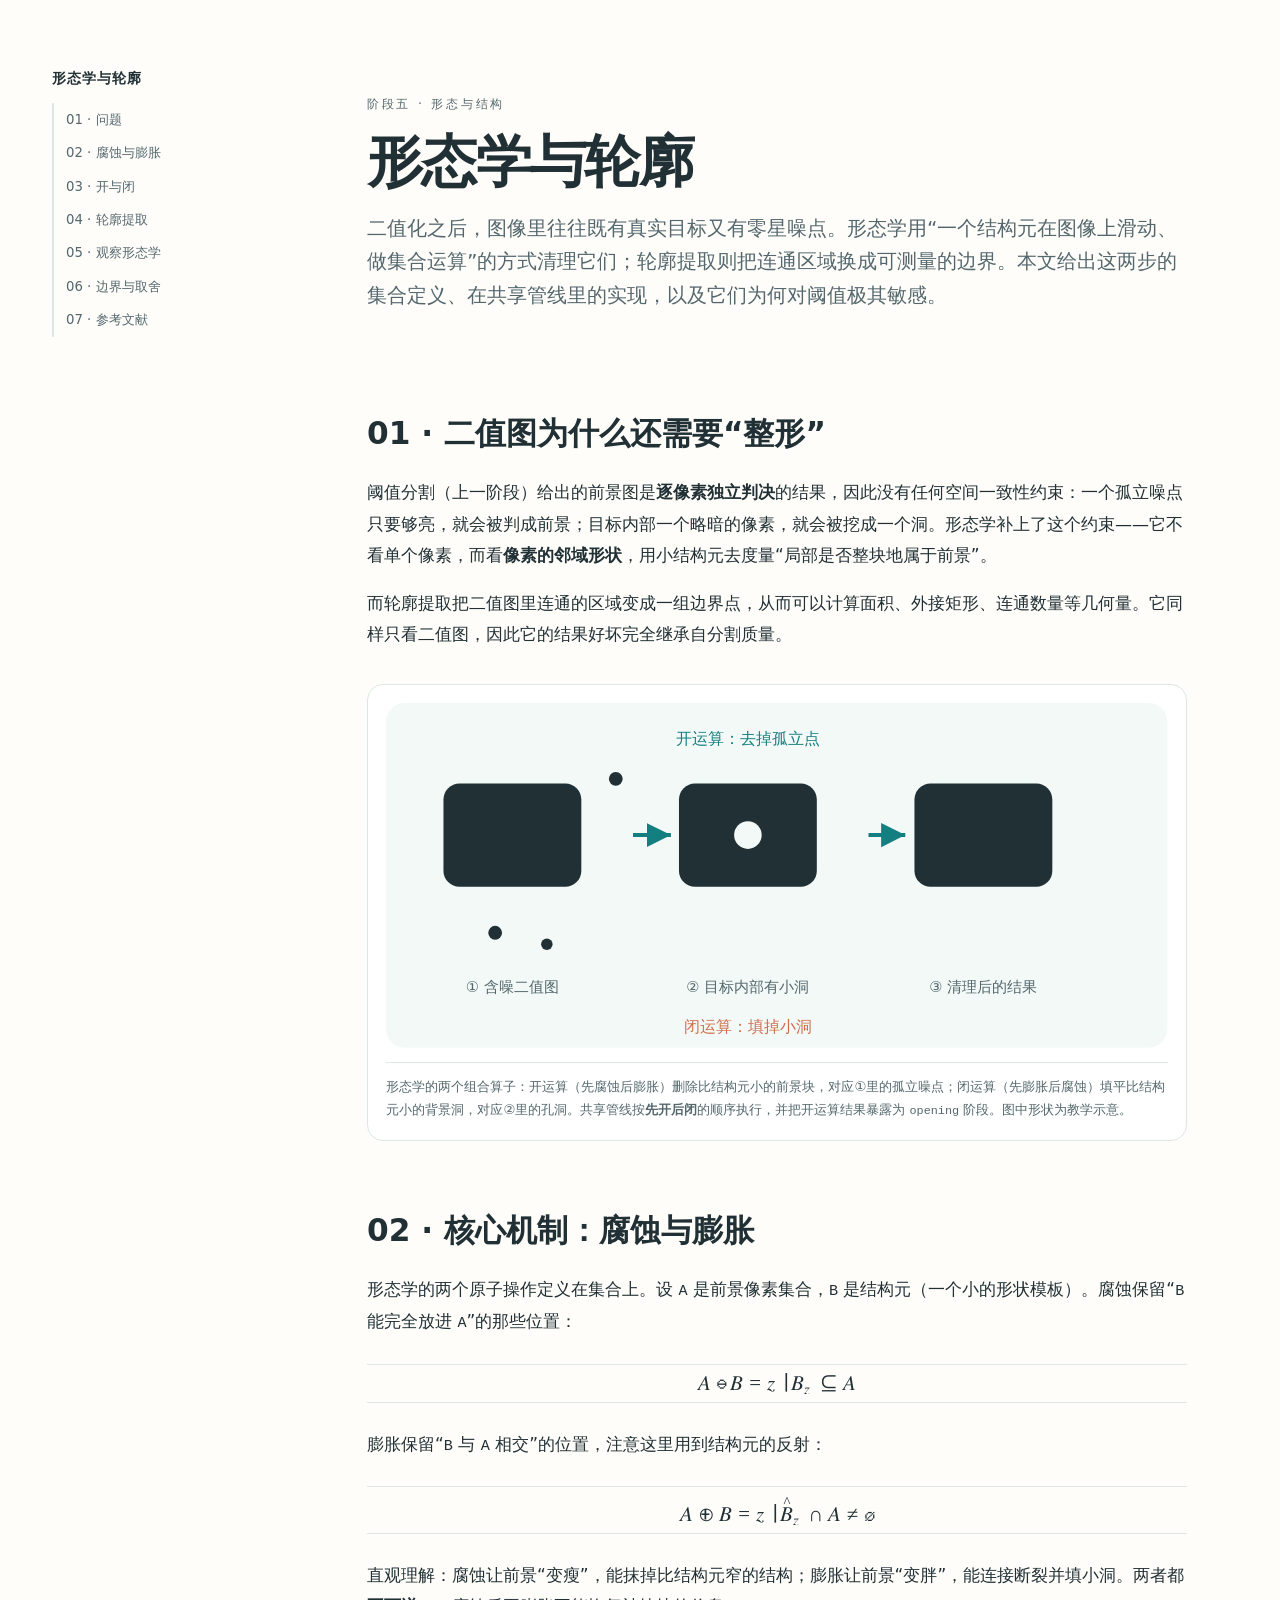
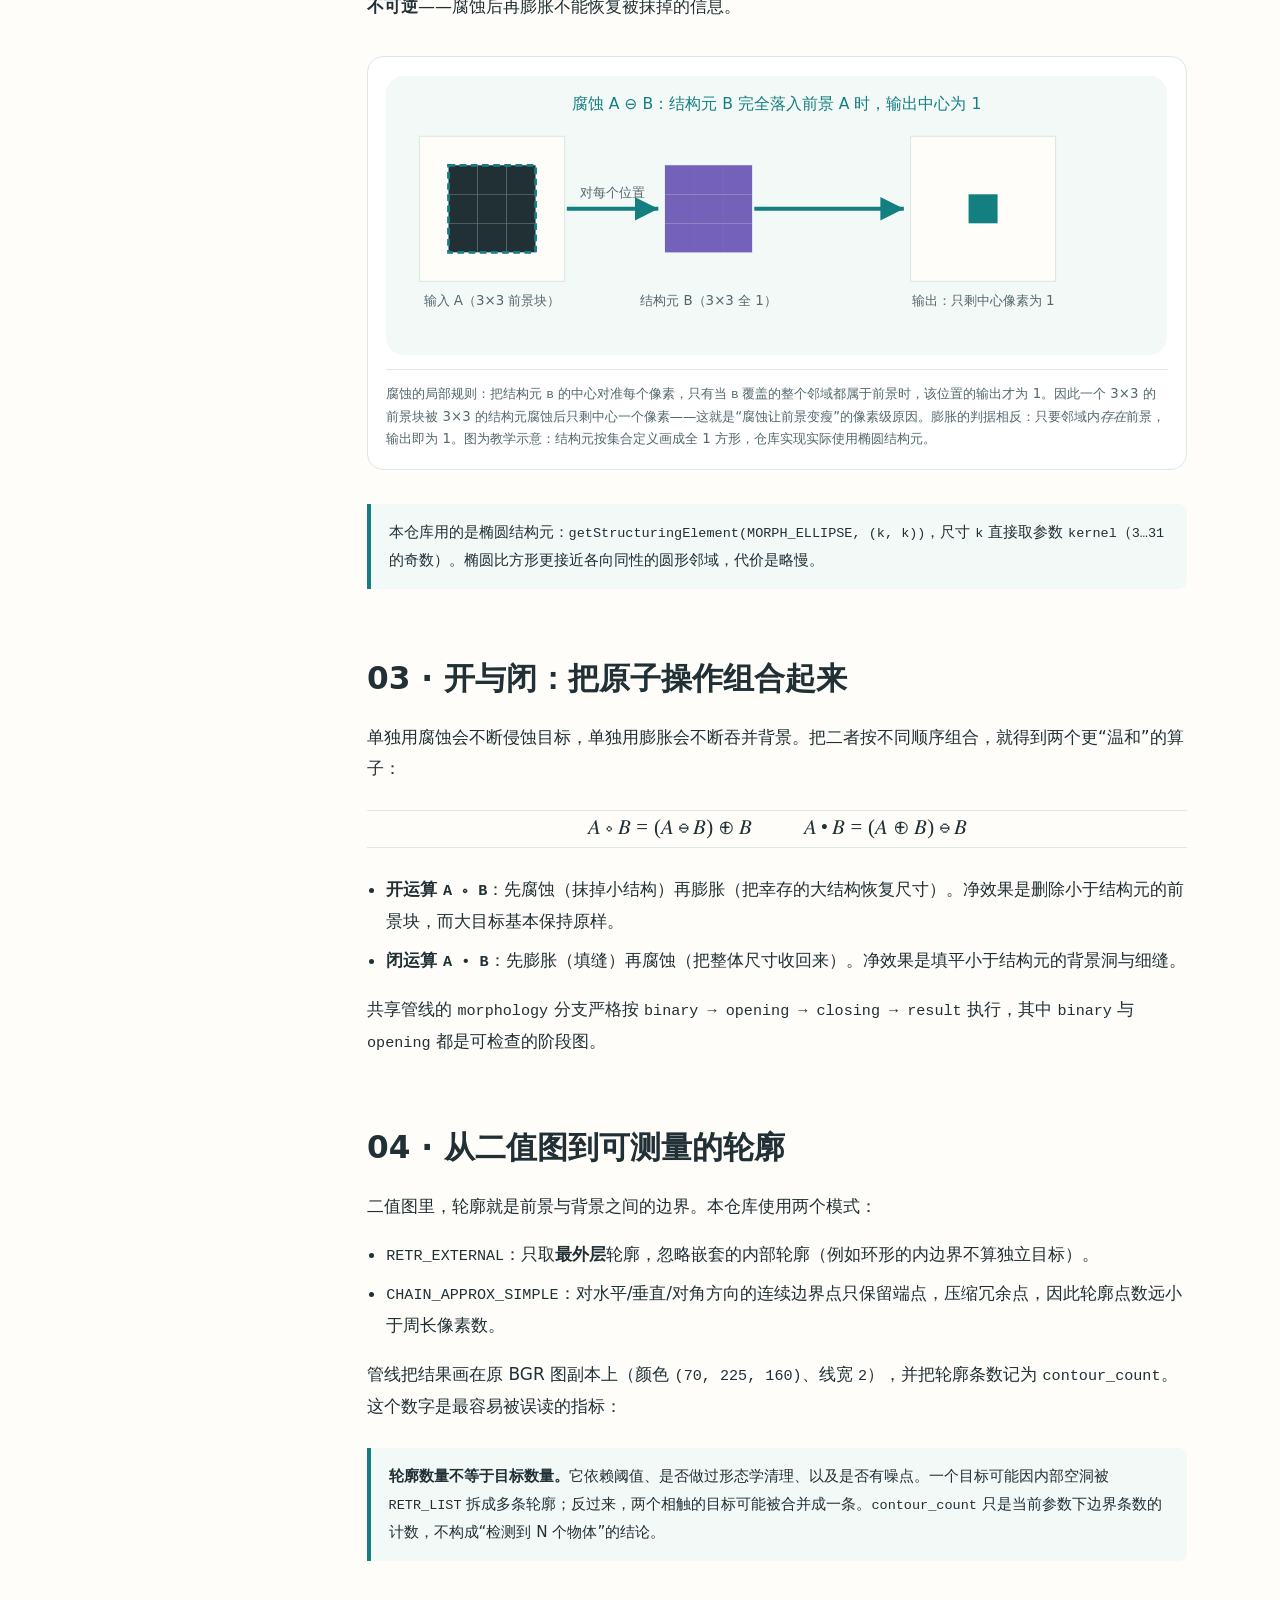
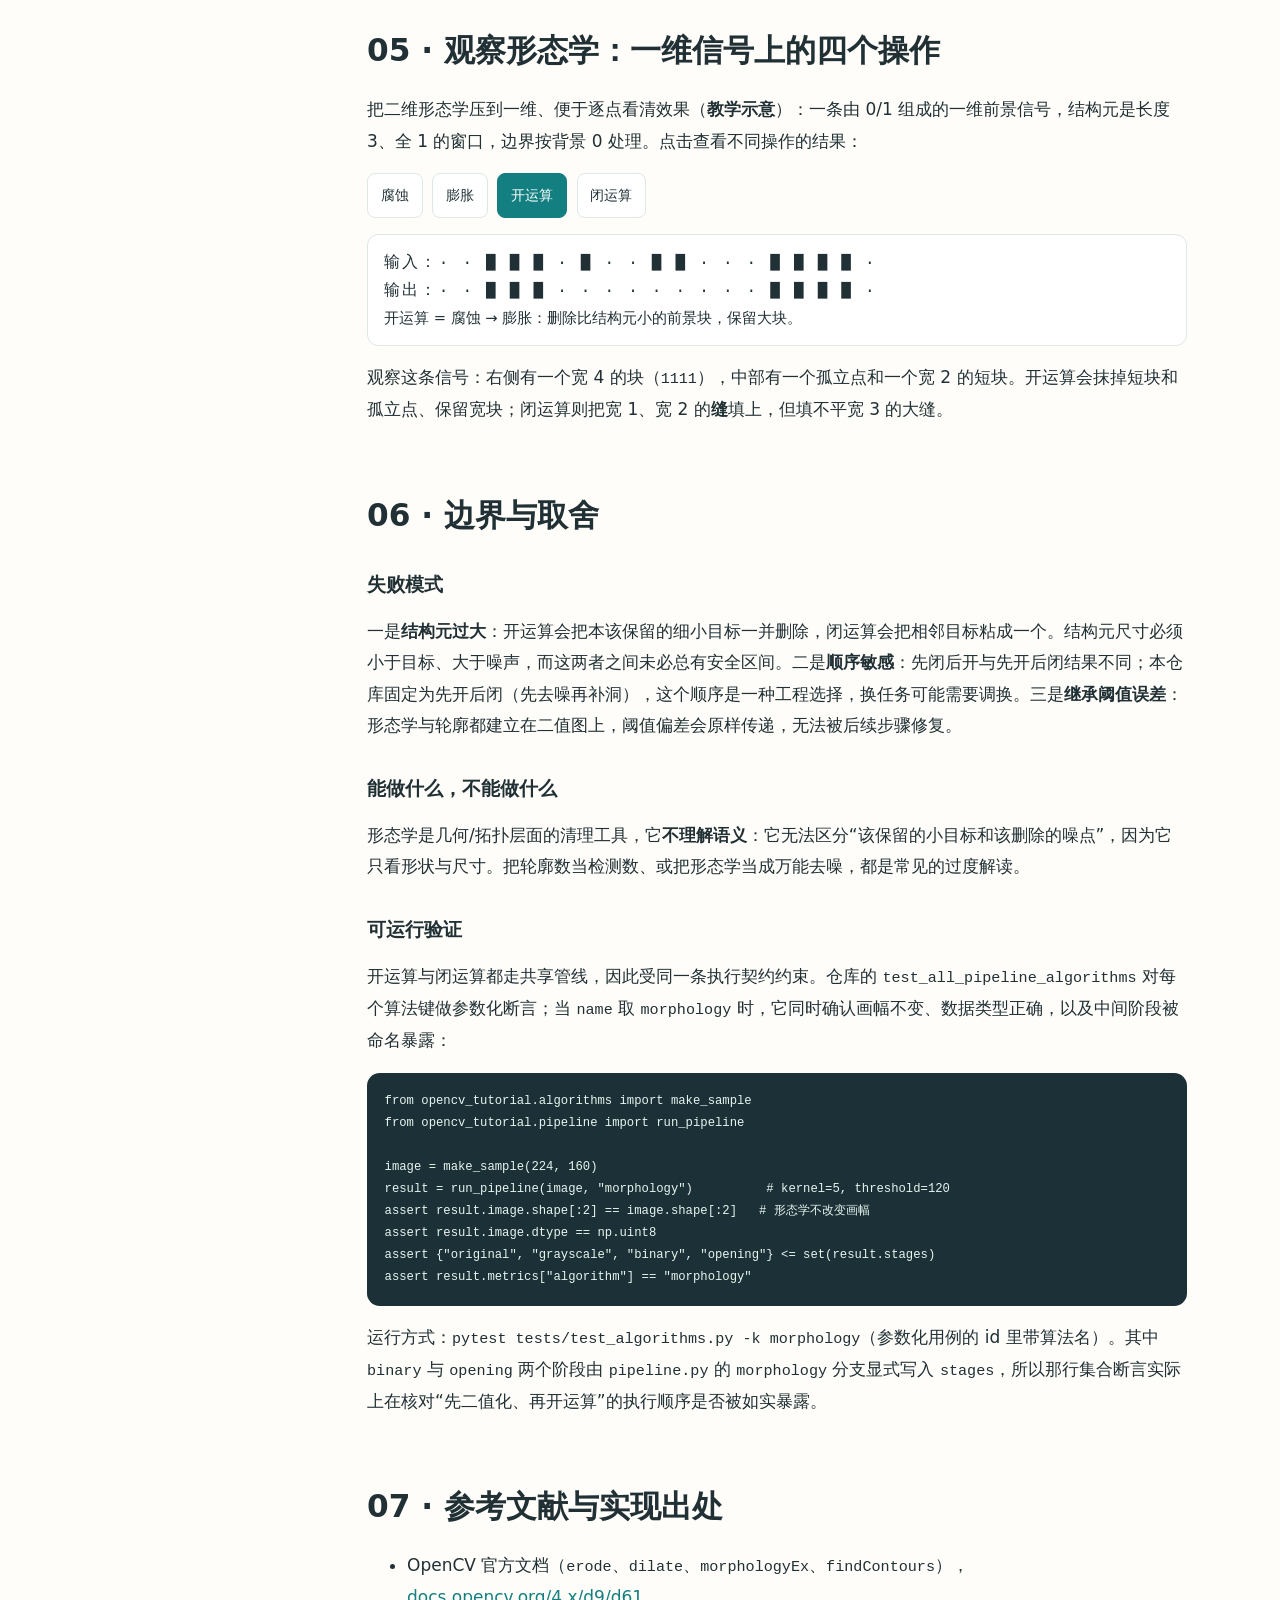
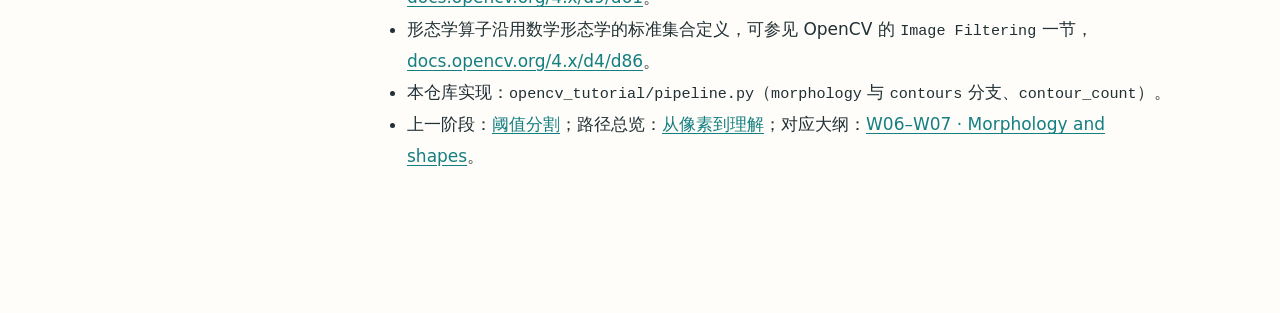
<file: articles/morphology.html>
<!doctype html>
<html lang="zh-CN">
<head>
<meta charset="utf-8">
<meta name="viewport" content="width=device-width,initial-scale=1">
<meta name="color-scheme" content="light">
<meta name="description" content="形态学与轮廓：腐蚀/膨胀/开/闭的集合定义与用途，以及 RETR_EXTERNAL 轮廓提取为什么依赖阈值，附本仓库参考实现。">
<title>形态学与轮廓 · 从像素到理解</title>
<style>
:root{color-scheme:light;--paper:#fffdf9;--ink:#203035;--subtle:#53676d;--accent:#147f80;--transform:#d06d4d;--structure:#7461ba;--annotation:#916c22;--border:#dce8e4;--surface:#f3f9f6;--max-reading:820px}
*{box-sizing:border-box}
html{scroll-behavior:smooth}
body{margin:0;background:var(--paper);color:var(--ink);font:17px/1.85 system-ui,-apple-system,"PingFang SC","Microsoft YaHei",sans-serif}
a{color:var(--accent);text-underline-offset:.17em}a:hover{color:var(--transform)}
a:focus-visible,button:focus-visible,input:focus-visible{outline:3px solid var(--accent);outline-offset:3px}
.skip-link{position:absolute;left:1rem;top:-5rem;background:var(--ink);color:white;padding:.5rem 1rem;z-index:10}.skip-link:focus{top:1rem}
.layout{max-width:1240px;margin:0 auto;display:grid;grid-template-columns:210px minmax(0,1fr);gap:clamp(2rem,5vw,5rem);padding:4.25rem 2rem 8rem}
.toc{position:sticky;top:2rem;align-self:start;font-size:.83rem;line-height:1.55;max-height:calc(100vh - 4rem);overflow:auto}
.toc strong{display:block;font-size:.85rem;letter-spacing:.08em;margin-bottom:.9rem}.toc a{display:block;text-decoration:none;color:var(--subtle);border-left:2px solid var(--border);padding:.4rem .75rem}.toc a:hover{border-color:var(--accent);color:var(--accent);background:var(--surface)}
main{min-width:0}article{max-width:var(--max-reading);margin:0 auto;min-width:0}
.article-header{padding-top:.5rem;padding-bottom:1rem}.kicker{font-size:.78rem;letter-spacing:.22em;color:var(--subtle);text-transform:uppercase}.article-header h1{font-size:clamp(2.1rem,4.8vw,3.5rem);line-height:1.12;letter-spacing:-.03em;margin:.5rem 0 1.15rem}.dek{font-size:clamp(1.06rem,2vw,1.26rem);line-height:1.65;color:var(--subtle)}
section{scroll-margin-top:2rem;margin-top:4.25rem}h2{font-size:clamp(1.5rem,2.9vw,1.95rem);line-height:1.4;margin:0 0 1.35rem}h3{font-size:1.2rem;line-height:1.5;margin:2.1rem 0 .7rem}
p{margin:1rem 0}code,pre{font-family:ui-monospace,SFMono-Regular,Consolas,monospace}code{font-size:.89em}pre{padding:1.1rem;background:#1c3037;color:#e7f5ef;border-radius:.8rem;overflow:auto;line-height:1.6;font-size:.86rem}
figure{margin:2.1rem 0;padding:1.15rem;border:1px solid var(--border);border-radius:1rem;background:white}figure svg{width:100%;height:auto;display:block}figcaption{font-size:.83rem;line-height:1.7;color:var(--subtle);border-top:1px solid var(--border);margin-top:.9rem;padding-top:.8rem}
.note{margin:1.6rem 0;padding:.9rem 1.1rem;border-left:4px solid var(--accent);background:var(--surface);border-radius:0 .5rem .5rem 0;font-size:.95rem}
.control-row{display:flex;gap:.6rem;flex-wrap:wrap;margin:1rem 0}button{font:inherit;font-size:.9rem;cursor:pointer;padding:.5rem .8rem;border:1px solid var(--border);border-radius:.5rem;background:white;color:var(--ink)}button[aria-pressed="true"]{background:var(--accent);color:white;border-color:var(--accent)}
.readout{margin:1rem 0;padding:.9rem 1rem;border:1px solid var(--border);border-radius:.7rem;background:white;font-size:.92rem;line-height:1.75;overflow-wrap:anywhere}
.sig{font-family:ui-monospace,SFMono-Regular,Consolas,monospace;letter-spacing:.14em;font-size:1rem;overflow-wrap:anywhere}
ul.plain{padding-left:1.2rem}ul.plain li{margin:.45rem 0}
.math-inline{font-family:"Cambria Math","STIX Two Math","Latin Modern Math",serif;vertical-align:-.05em}
.math-equation{max-width:100%;min-width:0;margin:1.6rem 0;padding:.5rem 0;border-block:1px solid #dfe8e4}
.math-scroll,[data-math-scroll]{display:block;max-width:100%;min-width:0;overflow-x:auto;overflow-y:hidden}
.math-scroll:focus-visible,[data-math-scroll]:focus-visible{outline:3px solid #147f80;outline-offset:2px}
.math-scroll math[display="block"],[data-math-scroll] math[display="block"]{width:max-content;min-width:100%;font-size:clamp(1.05rem,2.2vw,1.3rem);text-align:center}
@media(max-width:900px){.layout{display:block;padding:2rem 1.2rem 5rem}.toc{position:static;max-height:none;margin-bottom:2rem;border-bottom:1px solid var(--border);padding-bottom:1rem}.toc a{display:inline-block;border-left:0;border-bottom:2px solid transparent;margin-right:.35rem;padding:.4rem .3rem}}
@media(max-width:480px){body{font-size:16px}.layout{padding:1.3rem 1rem 4rem}figure{padding:.6rem}section{margin-top:3.25rem}}
@media(prefers-reduced-motion:reduce){html{scroll-behavior:auto}*,*::before,*::after{animation:none!important;transition:none!important}}
@media print{body{background:white;color:black;font-size:11pt}.layout{display:block;padding:0}.toc,.control-row,.skip-link{display:none!important}article{max-width:none}figure{break-inside:avoid}a{color:#164e54}section{margin-top:1.6rem}.math-scroll,[data-math-scroll]{overflow:visible}}
</style>
</head>
<body>
<a class="skip-link" href="#content">跳转至正文</a>
<div class="layout">
<nav class="toc" aria-label="文章目录"><strong>形态学与轮廓</strong><a href="#problem">01 · 问题</a><a href="#morph">02 · 腐蚀与膨胀</a><a href="#openclose">03 · 开与闭</a><a href="#contours">04 · 轮廓提取</a><a href="#try">05 · 观察形态学</a><a href="#limits">06 · 边界与取舍</a><a href="#references">07 · 参考文献</a></nav>
<main id="content"><article>
<header class="article-header">
<p class="kicker">阶段五 · 形态与结构</p>
<h1>形态学与轮廓</h1>
<p class="dek">二值化之后，图像里往往既有真实目标又有零星噪点。形态学用“一个结构元在图像上滑动、做集合运算”的方式清理它们；轮廓提取则把连通区域换成可测量的边界。本文给出这两步的集合定义、在共享管线里的实现，以及它们为何对阈值极其敏感。</p>
</header>

<section id="problem" aria-labelledby="problem-h">
<h2 id="problem-h">01 · 二值图为什么还需要“整形”</h2>
<p>阈值分割（上一阶段）给出的前景图是<strong>逐像素独立判决</strong>的结果，因此没有任何空间一致性约束：一个孤立噪点只要够亮，就会被判成前景；目标内部一个略暗的像素，就会被挖成一个洞。形态学补上了这个约束——它不看单个像素，而看<strong>像素的邻域形状</strong>，用小结构元去度量“局部是否整块地属于前景”。</p>
<p>而轮廓提取把二值图里连通的区域变成一组边界点，从而可以计算面积、外接矩形、连通数量等几何量。它同样只看二值图，因此它的结果好坏完全继承自分割质量。</p>
<figure>
<svg role="img" aria-labelledby="fig-morph-title fig-morph-desc" viewBox="0 0 680 300" xmlns="http://www.w3.org/2000/svg">
<title id="fig-morph-title">开运算去除小噪点、闭运算填补小孔洞</title>
<desc id="fig-morph-desc">同一张含噪二值图，开运算移除了孤立小点，闭运算把目标内部的小孔洞填上。</desc>
<rect width="680" height="300" rx="16" fill="#f3f9f6"/>
<g fill="#203035">
<rect x="50" y="70" width="120" height="90" rx="14"/><circle cx="95" cy="200" r="6"/><circle cx="140" cy="210" r="5"/><circle cx="200" cy="66" r="6"/>
<rect x="255" y="70" width="120" height="90" rx="14"/><circle cx="315" cy="115" r="12" fill="#f3f9f6"/>
<rect x="460" y="70" width="120" height="90" rx="14"/>
</g>
<g font-size="13" fill="#53676d" text-anchor="middle">
<text x="110" y="252">① 含噪二值图</text><text x="315" y="252">② 目标内部有小洞</text><text x="520" y="252">③ 清理后的结果</text>
</g>
<text x="315" y="36" font-size="14" fill="#147f80" text-anchor="middle">开运算：去掉孤立点</text>
<text x="315" y="286" font-size="14" fill="#d06d4d" text-anchor="middle">闭运算：填掉小洞</text>
<g stroke="#147f80" stroke-width="3.5" fill="none" marker-end="url(#a6)">
<path d="M215 115 H248"/><path d="M420 115 H452"/>
</g>
<defs><marker id="a6" markerWidth="9" markerHeight="9" refX="6" refY="3" orient="auto"><path d="M0 0 L6 3 L0 6 Z" fill="#147f80"/></marker></defs>
</svg>
<figcaption>形态学的两个组合算子：开运算（先腐蚀后膨胀）删除比结构元小的前景块，对应①里的孤立噪点；闭运算（先膨胀后腐蚀）填平比结构元小的背景洞，对应②里的孔洞。共享管线按<strong>先开后闭</strong>的顺序执行，并把开运算结果暴露为 <code>opening</code> 阶段。图中形状为教学示意。</figcaption>
</figure>
</section>

<section id="morph" aria-labelledby="morph-h">
<h2 id="morph-h">02 · 核心机制：腐蚀与膨胀</h2>
<p>形态学的两个原子操作定义在集合上。设 <code>A</code> 是前景像素集合，<code>B</code> 是结构元（一个小的形状模板）。腐蚀保留“<code>B</code> 能完全放进 <code>A</code>”的那些位置：</p>
<div class="math-equation" role="group" aria-label="腐蚀的集合定义">
<div class="math-scroll" data-math-scroll tabindex="0" role="region" aria-label="腐蚀定义公式，可横向滚动">
<math display="block" aria-label="A 腐蚀 B 等于所有 z，使得平移后的 B 包含于 A">
<mrow>
<mi>A</mi><mo>⊖</mo><mi>B</mi><mo>=</mo>
<mfenced><mrow><mi>z</mi><mo>∣</mo><msub><mi>B</mi><mi>z</mi></msub><mo>⊆</mo><mi>A</mi></mrow></mfenced>
</mrow>
</math>
</div>
</div>
<p>膨胀保留“<code>B</code> 与 <code>A</code> 相交”的位置，注意这里用到结构元的反射：</p>
<div class="math-equation" role="group" aria-label="膨胀的集合定义">
<div class="math-scroll" data-math-scroll tabindex="0" role="region" aria-label="膨胀定义公式，可横向滚动">
<math display="block" aria-label="A 膨胀 B 等于所有 z，使得反射平移后的 B 与 A 相交非空">
<mrow>
<mi>A</mi><mo>⊕</mo><mi>B</mi><mo>=</mo>
<mfenced><mrow><mi>z</mi><mo>∣</mo><msub><mover><mi>B</mi><mo>^</mo></mover><mi>z</mi></msub><mo>∩</mo><mi>A</mi><mo>≠</mo><mi>∅</mi></mrow></mfenced>
</mrow>
</math>
</div>
</div>
<p>直观理解：腐蚀让前景“变瘦”，能抹掉比结构元窄的结构；膨胀让前景“变胖”，能连接断裂并填小洞。两者都<strong>不可逆</strong>——腐蚀后再膨胀不能恢复被抹掉的信息。</p>
<figure>
<svg role="img" aria-labelledby="fig-erode-title fig-erode-desc" viewBox="0 0 700 250" xmlns="http://www.w3.org/2000/svg">
<title id="fig-erode-title">腐蚀的局部规则：结构元完全落入前景才输出 1</title>
<desc id="fig-erode-desc">在 5×5 的二值输入上放置一个 3×3 全 1 结构元，只有当结构元覆盖的邻域全部为前景时，中心输出像素才为 1，否则为 0。</desc>
<rect width="700" height="250" rx="16" fill="#f3f9f6"/>
<text x="350" y="30" font-size="14" text-anchor="middle" fill="#147f80">腐蚀 A ⊖ B：结构元 B 完全落入前景 A 时，输出中心为 1</text>
<rect x="30" y="54" width="130" height="130" fill="#fffdf9" stroke="#dce8e4"/>
<g fill="#203035">
<rect x="56" y="80" width="26" height="26"/><rect x="82" y="80" width="26" height="26"/><rect x="108" y="80" width="26" height="26"/>
<rect x="56" y="106" width="26" height="26"/><rect x="82" y="106" width="26" height="26"/><rect x="108" y="106" width="26" height="26"/>
<rect x="56" y="132" width="26" height="26"/><rect x="82" y="132" width="26" height="26"/><rect x="108" y="132" width="26" height="26"/>
</g>
<rect x="56" y="80" width="78" height="78" fill="none" stroke="#147f80" stroke-width="2.5" stroke-dasharray="6 4"/>
<text x="95" y="205" font-size="12" text-anchor="middle" fill="#53676d">输入 A（3×3 前景块）</text>
<rect x="250" y="80" width="78" height="78" fill="#fffdf9" stroke="#dce8e4"/>
<g fill="#7461ba">
<rect x="250" y="80" width="26" height="26"/><rect x="276" y="80" width="26" height="26"/><rect x="302" y="80" width="26" height="26"/>
<rect x="250" y="106" width="26" height="26"/><rect x="276" y="106" width="26" height="26"/><rect x="302" y="106" width="26" height="26"/>
<rect x="250" y="132" width="26" height="26"/><rect x="276" y="132" width="26" height="26"/><rect x="302" y="132" width="26" height="26"/>
</g>
<text x="289" y="205" font-size="12" text-anchor="middle" fill="#53676d">结构元 B（3×3 全 1）</text>
<rect x="470" y="54" width="130" height="130" fill="#fffdf9" stroke="#dce8e4"/>
<rect x="522" y="106" width="26" height="26" fill="#147f80"/>
<text x="535" y="205" font-size="12" text-anchor="middle" fill="#53676d">输出：只剩中心像素为 1</text>
<g stroke="#147f80" stroke-width="3.5" fill="none" marker-end="url(#ae)">
<path d="M162 119 H244"/><path d="M330 119 H464"/>
</g>
<text x="203" y="108" font-size="12" text-anchor="middle" fill="#53676d">对每个位置</text>
<defs><marker id="ae" markerWidth="9" markerHeight="9" refX="6" refY="3" orient="auto"><path d="M0 0 L6 3 L0 6 Z" fill="#147f80"/></marker></defs>
</svg>
<figcaption>腐蚀的局部规则：把结构元 <code>B</code> 的中心对准每个像素，只有当 <code>B</code> 覆盖的整个邻域都属于前景时，该位置的输出才为 1。因此一个 3×3 的前景块被 3×3 的结构元腐蚀后只剩中心一个像素——这就是“腐蚀让前景变瘦”的像素级原因。膨胀的判据相反：只要邻域内<em>存在</em>前景，输出即为 1。图为教学示意：结构元按集合定义画成全 1 方形，仓库实现实际使用椭圆结构元。</figcaption>
</figure>
<p class="note">本仓库用的是椭圆结构元：<code>getStructuringElement(MORPH_ELLIPSE, (k, k))</code>，尺寸 <code>k</code> 直接取参数 <code>kernel</code>（<code>3…31</code> 的奇数）。椭圆比方形更接近各向同性的圆形邻域，代价是略慢。</p>
</section>

<section id="openclose" aria-labelledby="openclose-h">
<h2 id="openclose-h">03 · 开与闭：把原子操作组合起来</h2>
<p>单独用腐蚀会不断侵蚀目标，单独用膨胀会不断吞并背景。把二者按不同顺序组合，就得到两个更“温和”的算子：</p>
<div class="math-equation" role="group" aria-label="开运算与闭运算">
<div class="math-scroll" data-math-scroll tabindex="0" role="region" aria-label="开运算与闭运算公式，可横向滚动">
<math display="block" aria-label="开运算等于先腐蚀后膨胀；闭运算等于先膨胀后腐蚀">
<mrow>
<mi>A</mi><mo>∘</mo><mi>B</mi><mo>=</mo><mo>(</mo><mi>A</mi><mo>⊖</mo><mi>B</mi><mo>)</mo><mo>⊕</mo><mi>B</mi>
<mspace width="2.5em"></mspace>
<mi>A</mi><mo>•</mo><mi>B</mi><mo>=</mo><mo>(</mo><mi>A</mi><mo>⊕</mo><mi>B</mi><mo>)</mo><mo>⊖</mo><mi>B</mi>
</mrow>
</math>
</div>
</div>
<ul class="plain">
<li><strong>开运算 <code>A ∘ B</code></strong>：先腐蚀（抹掉小结构）再膨胀（把幸存的大结构恢复尺寸）。净效果是删除小于结构元的前景块，而大目标基本保持原样。</li>
<li><strong>闭运算 <code>A • B</code></strong>：先膨胀（填缝）再腐蚀（把整体尺寸收回来）。净效果是填平小于结构元的背景洞与细缝。</li>
</ul>
<p>共享管线的 <code>morphology</code> 分支严格按 <code>binary → opening → closing → result</code> 执行，其中 <code>binary</code> 与 <code>opening</code> 都是可检查的阶段图。</p>
</section>

<section id="contours" aria-labelledby="contours-h">
<h2 id="contours-h">04 · 从二值图到可测量的轮廓</h2>
<p>二值图里，轮廓就是前景与背景之间的边界。本仓库使用两个模式：</p>
<ul class="plain">
<li><code>RETR_EXTERNAL</code>：只取<strong>最外层</strong>轮廓，忽略嵌套的内部轮廓（例如环形的内边界不算独立目标）。</li>
<li><code>CHAIN_APPROX_SIMPLE</code>：对水平/垂直/对角方向的连续边界点只保留端点，压缩冗余点，因此轮廓点数远小于周长像素数。</li>
</ul>
<p>管线把结果画在原 BGR 图副本上（颜色 <code>(70, 225, 160)</code>、线宽 <code>2</code>），并把轮廓条数记为 <code>contour_count</code>。这个数字是最容易被误读的指标：</p>
<div class="note"><strong>轮廓数量不等于目标数量。</strong>它依赖阈值、是否做过形态学清理、以及是否有噪点。一个目标可能因内部空洞被 <code>RETR_LIST</code> 拆成多条轮廓；反过来，两个相触的目标可能被合并成一条。<code>contour_count</code> 只是当前参数下边界条数的计数，不构成“检测到 N 个物体”的结论。</div>
</section>

<section id="try" aria-labelledby="try-h">
<h2 id="try-h">05 · 观察形态学：一维信号上的四个操作</h2>
<p>把二维形态学压到一维、便于逐点看清效果（<strong>教学示意</strong>）：一条由 0/1 组成的一维前景信号，结构元是长度 3、全 1 的窗口，边界按背景 0 处理。点击查看不同操作的结果：</p>
<div class="control-row" role="group" aria-label="选择形态学操作">
<button type="button" data-op="erode" aria-pressed="false">腐蚀</button>
<button type="button" data-op="dilate" aria-pressed="false">膨胀</button>
<button type="button" data-op="open" aria-pressed="true">开运算</button>
<button type="button" data-op="close" aria-pressed="false">闭运算</button>
</div>
<p class="readout" id="morph-readout" aria-live="polite"></p>
<p>观察这条信号：右侧有一个宽 4 的块（<code>1111</code>），中部有一个孤立点和一个宽 2 的短块。开运算会抹掉短块和孤立点、保留宽块；闭运算则把宽 1、宽 2 的<strong>缝</strong>填上，但填不平宽 3 的大缝。</p>
</section>

<section id="limits" aria-labelledby="limits-h">
<h2 id="limits-h">06 · 边界与取舍</h2>
<h3>失败模式</h3>
<p>一是<strong>结构元过大</strong>：开运算会把本该保留的细小目标一并删除，闭运算会把相邻目标粘成一个。结构元尺寸必须小于目标、大于噪声，而这两者之间未必总有安全区间。二是<strong>顺序敏感</strong>：先闭后开与先开后闭结果不同；本仓库固定为先开后闭（先去噪再补洞），这个顺序是一种工程选择，换任务可能需要调换。三是<strong>继承阈值误差</strong>：形态学与轮廓都建立在二值图上，阈值偏差会原样传递，无法被后续步骤修复。</p>
<h3>能做什么，不能做什么</h3>
<p>形态学是几何/拓扑层面的清理工具，它<strong>不理解语义</strong>：它无法区分“该保留的小目标和该删除的噪点”，因为它只看形状与尺寸。把轮廓数当检测数、或把形态学当成万能去噪，都是常见的过度解读。</p>
<h3>可运行验证</h3>
<p>开运算与闭运算都走共享管线，因此受同一条执行契约约束。仓库的 <code>test_all_pipeline_algorithms</code> 对每个算法键做参数化断言；当 <code>name</code> 取 <code>morphology</code> 时，它同时确认画幅不变、数据类型正确，以及中间阶段被命名暴露：</p>
<pre><code>from opencv_tutorial.algorithms import make_sample
from opencv_tutorial.pipeline import run_pipeline

image = make_sample(224, 160)
result = run_pipeline(image, "morphology")          # kernel=5, threshold=120
assert result.image.shape[:2] == image.shape[:2]   # 形态学不改变画幅
assert result.image.dtype == np.uint8
assert {"original", "grayscale", "binary", "opening"} &lt;= set(result.stages)
assert result.metrics["algorithm"] == "morphology"</code></pre>
<p>运行方式：<code>pytest tests/test_algorithms.py -k morphology</code>（参数化用例的 id 里带算法名）。其中 <code>binary</code> 与 <code>opening</code> 两个阶段由 <code>pipeline.py</code> 的 <code>morphology</code> 分支显式写入 <code>stages</code>，所以那行集合断言实际上在核对“先二值化、再开运算”的执行顺序是否被如实暴露。</p>
</section>

<section id="references" aria-labelledby="ref-h">
<h2 id="ref-h">07 · 参考文献与实现出处</h2>
<ul>
<li>OpenCV 官方文档（<code>erode</code>、<code>dilate</code>、<code>morphologyEx</code>、<code>findContours</code>），<a href="https://docs.opencv.org/4.x/d9/d61/tutorial_py_morphological_ops.html">docs.opencv.org/4.x/d9/d61</a>。</li>
<li>形态学算子沿用数学形态学的标准集合定义，可参见 OpenCV 的 <code>Image Filtering</code> 一节，<a href="https://docs.opencv.org/4.x/d4/d86/group__imgproc__filter.html">docs.opencv.org/4.x/d4/d86</a>。</li>
<li>本仓库实现：<code>opencv_tutorial/pipeline.py</code>（<code>morphology</code> 与 <code>contours</code> 分支、<code>contour_count</code>）。</li>
<li>上一阶段：<a href="thresholding.html">阈值分割</a>；路径总览：<a href="index.html">从像素到理解</a>；对应大纲：<a href="curriculum.html">W06–W07 · Morphology and shapes</a>。</li>
</ul>
</section>
</article></main>
</div>
<script>
(function(){
  var signal = [0,0,1,1,1,0,1,0,0,1,1,0,0,0,1,1,1,1,0];
  var SE = [1,1,1], c = 1;
  function get(a, i){ return (i < 0 || i >= a.length) ? 0 : a[i]; }
  function erode(a){ return a.map(function(_, i){
    for (var j = -c; j <= c; j++){ if (SE[j+c] === 1 && get(a, i+j) !== 1) return 0; }
    return 1;
  }); }
  function dilate(a){ return a.map(function(_, i){
    for (var j = -c; j <= c; j++){ if (SE[j+c] === 1 && get(a, i+j) === 1) return 1; }
    return 0;
  }); }
  var ops = {
    erode: { out: erode(signal), note: '腐蚀：只有整个窗口都在前景里的位置才保留，孤立点与短块被削掉。' },
    dilate: { out: dilate(signal), note: '膨胀：窗口内只要有前景就点亮，目标变胖、缝隙被填。' },
    open: { out: dilate(erode(signal)), note: '开运算 = 腐蚀 → 膨胀：删除比结构元小的前景块，保留大块。' },
    close: { out: erode(dilate(signal)), note: '闭运算 = 膨胀 → 腐蚀：填平比结构元小的背景缝，大缝仍在。' }
  };
  var out = document.getElementById('morph-readout');
  var buttons = Array.prototype.slice.call(document.querySelectorAll('[data-op]'));
  function row(a){ return a.map(function(v){ return v ? '█' : '·'; }).join(' '); }
  function render(key){
    var o = ops[key];
    out.innerHTML = '<span class="sig">输入：' + row(signal) + '</span><br>' +
      '<span class="sig">输出：' + row(o.out) + '</span><br>' + o.note;
  }
  buttons.forEach(function(btn){
    btn.addEventListener('click', function(){
      buttons.forEach(function(b){ b.setAttribute('aria-pressed', String(b === btn)); });
      render(btn.dataset.op);
    });
  });
  render('open');
})();
</script>
</body>
</html>
</file>
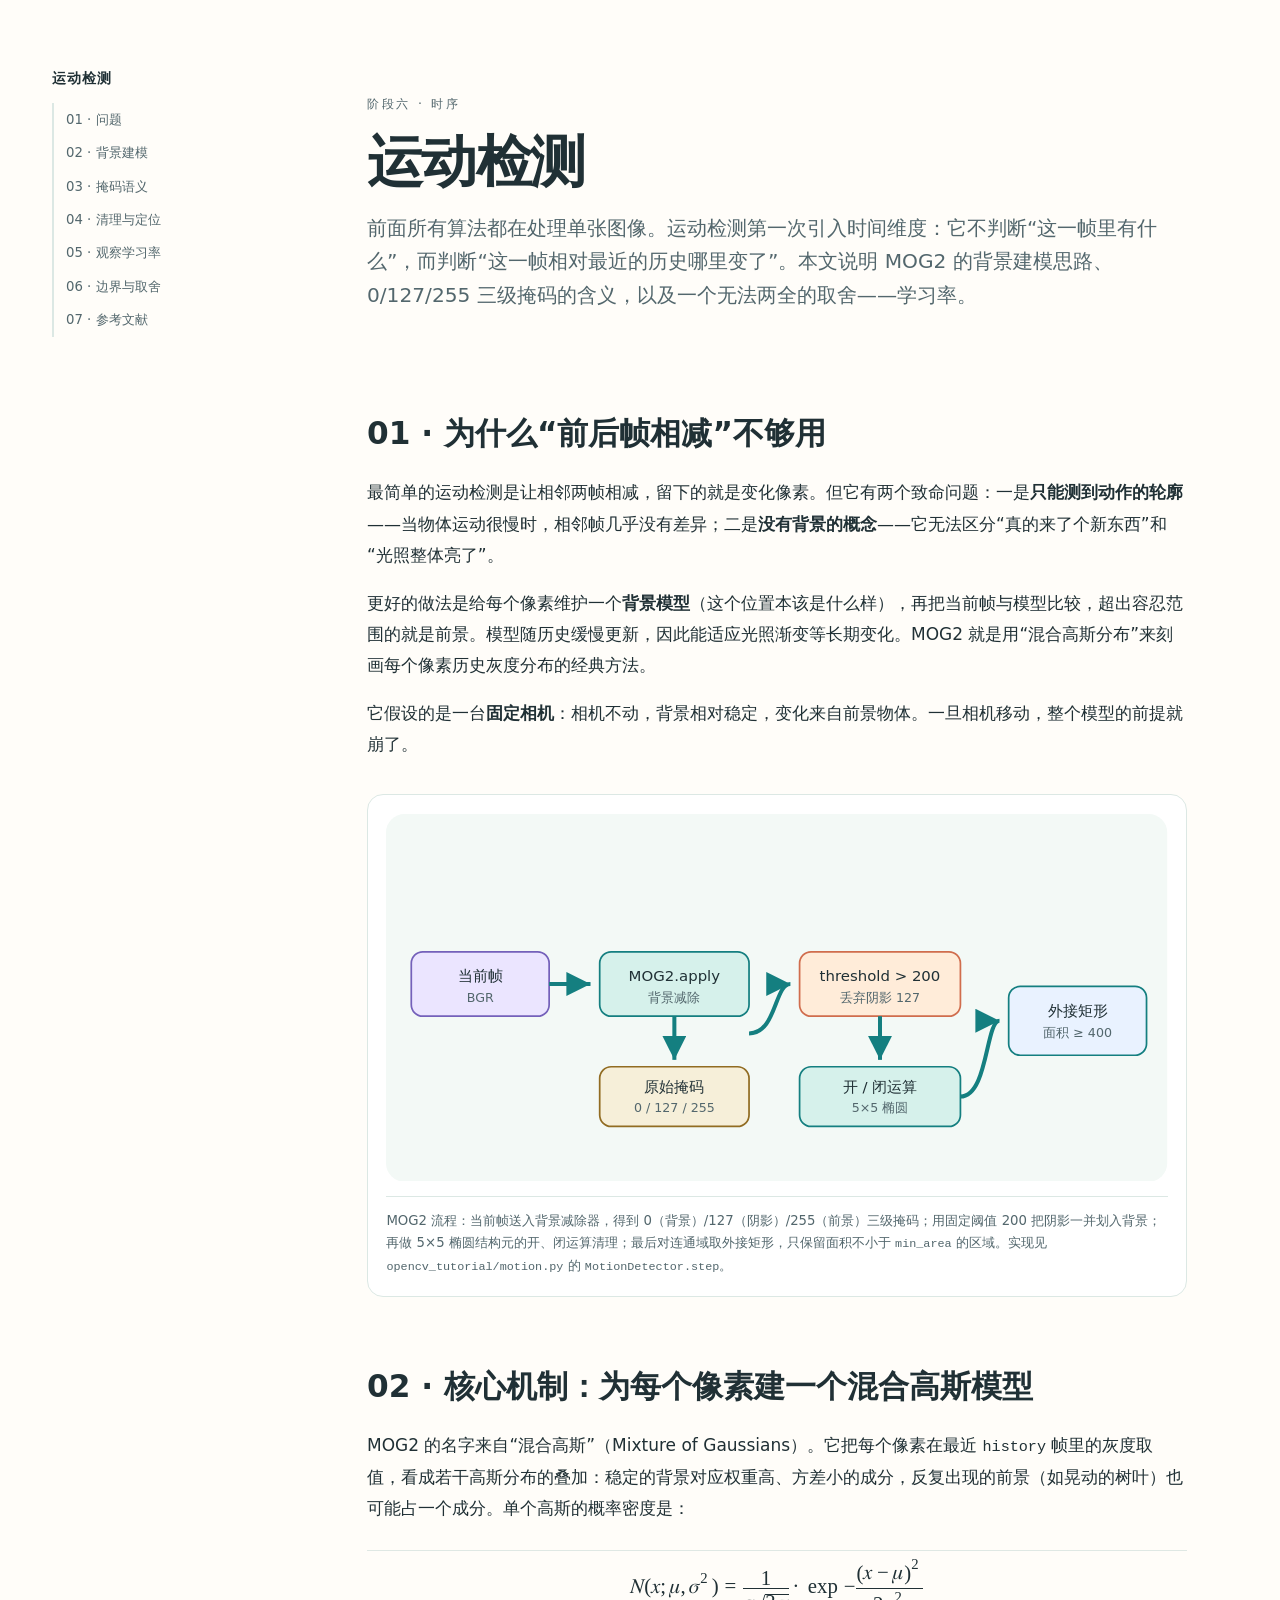
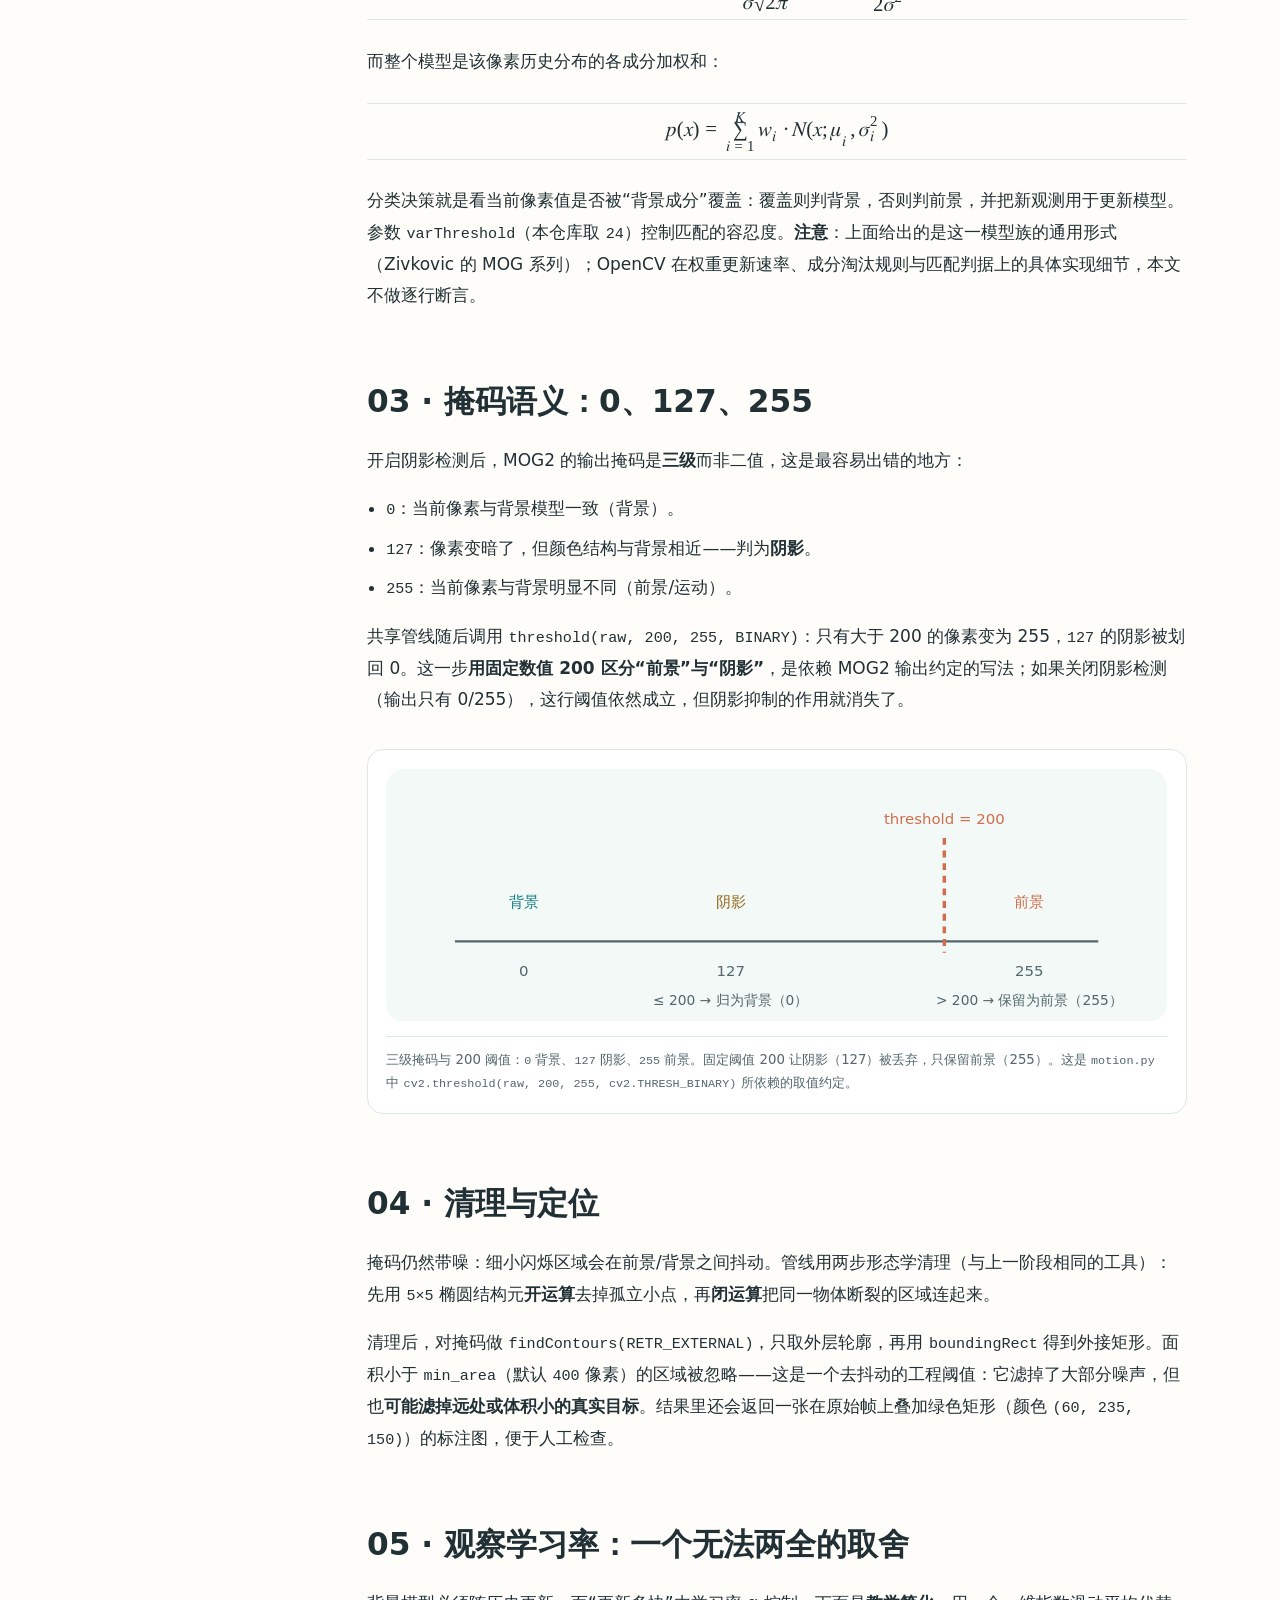
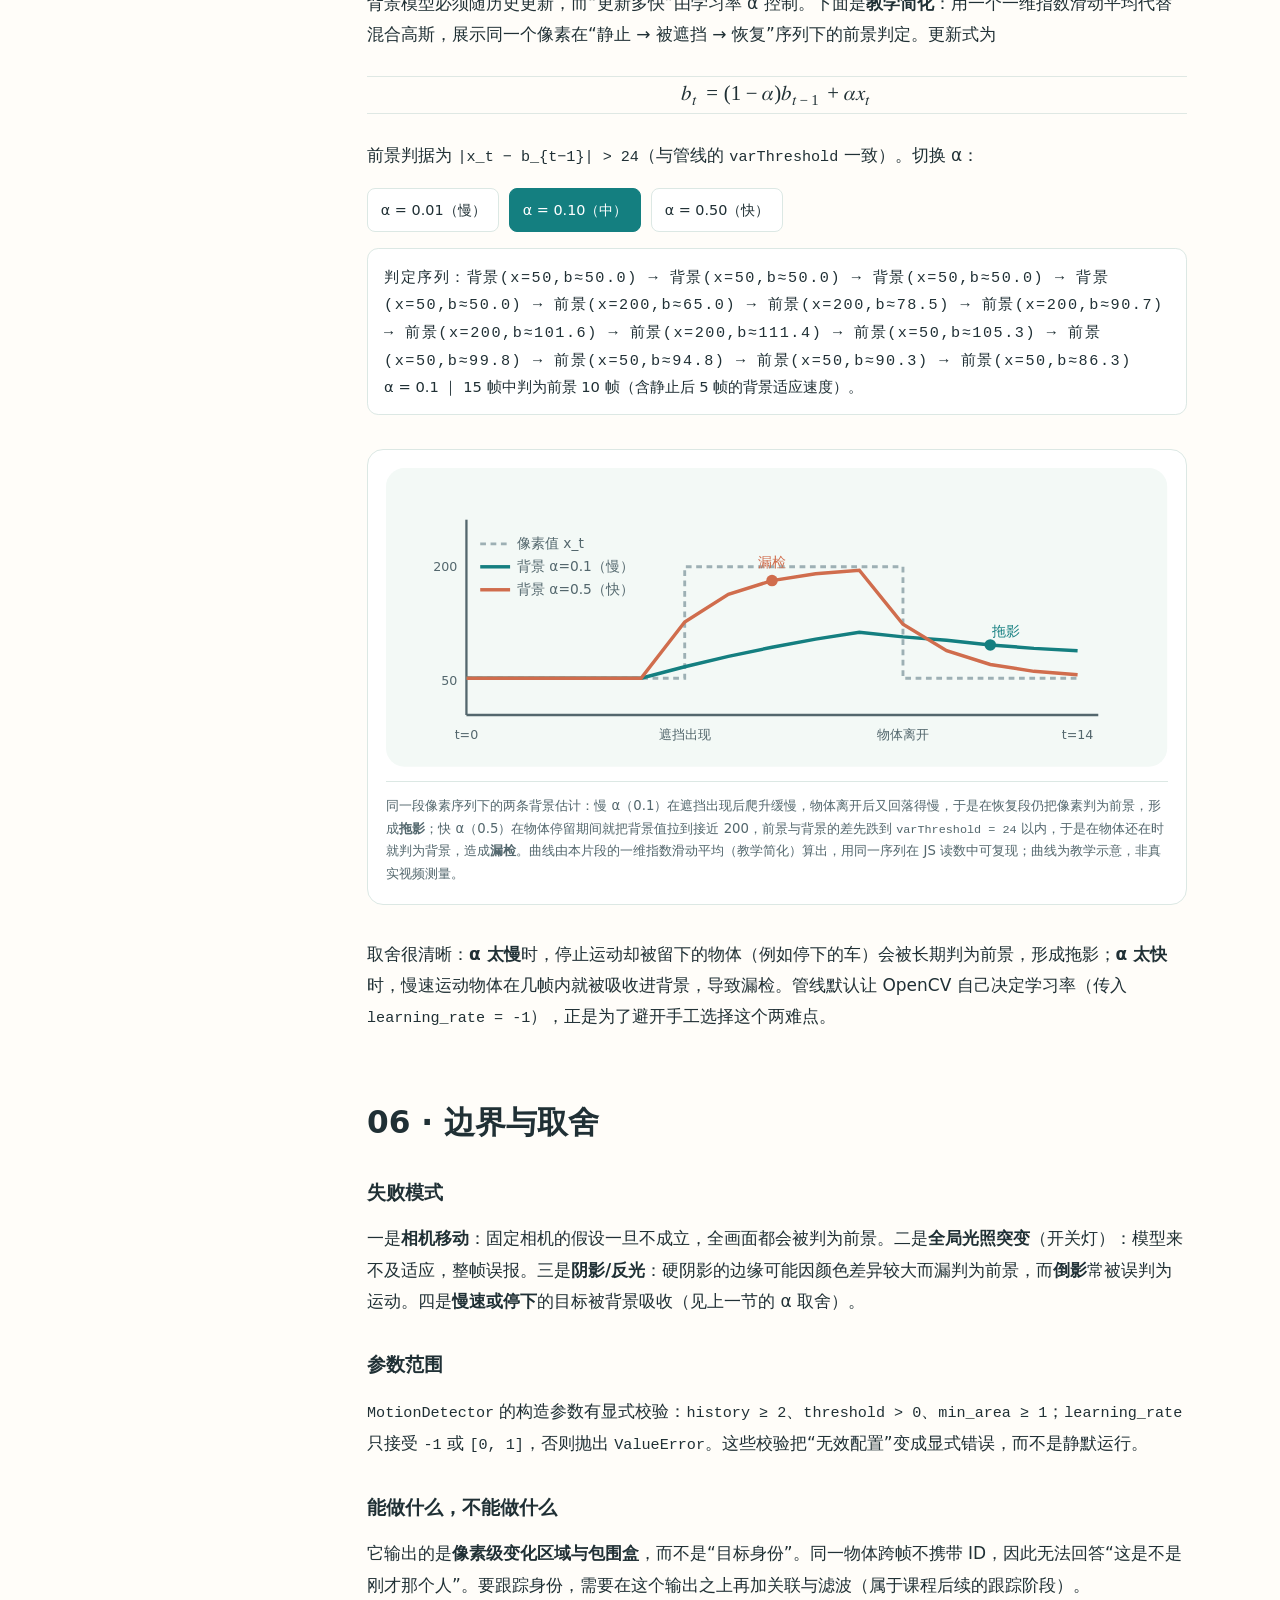
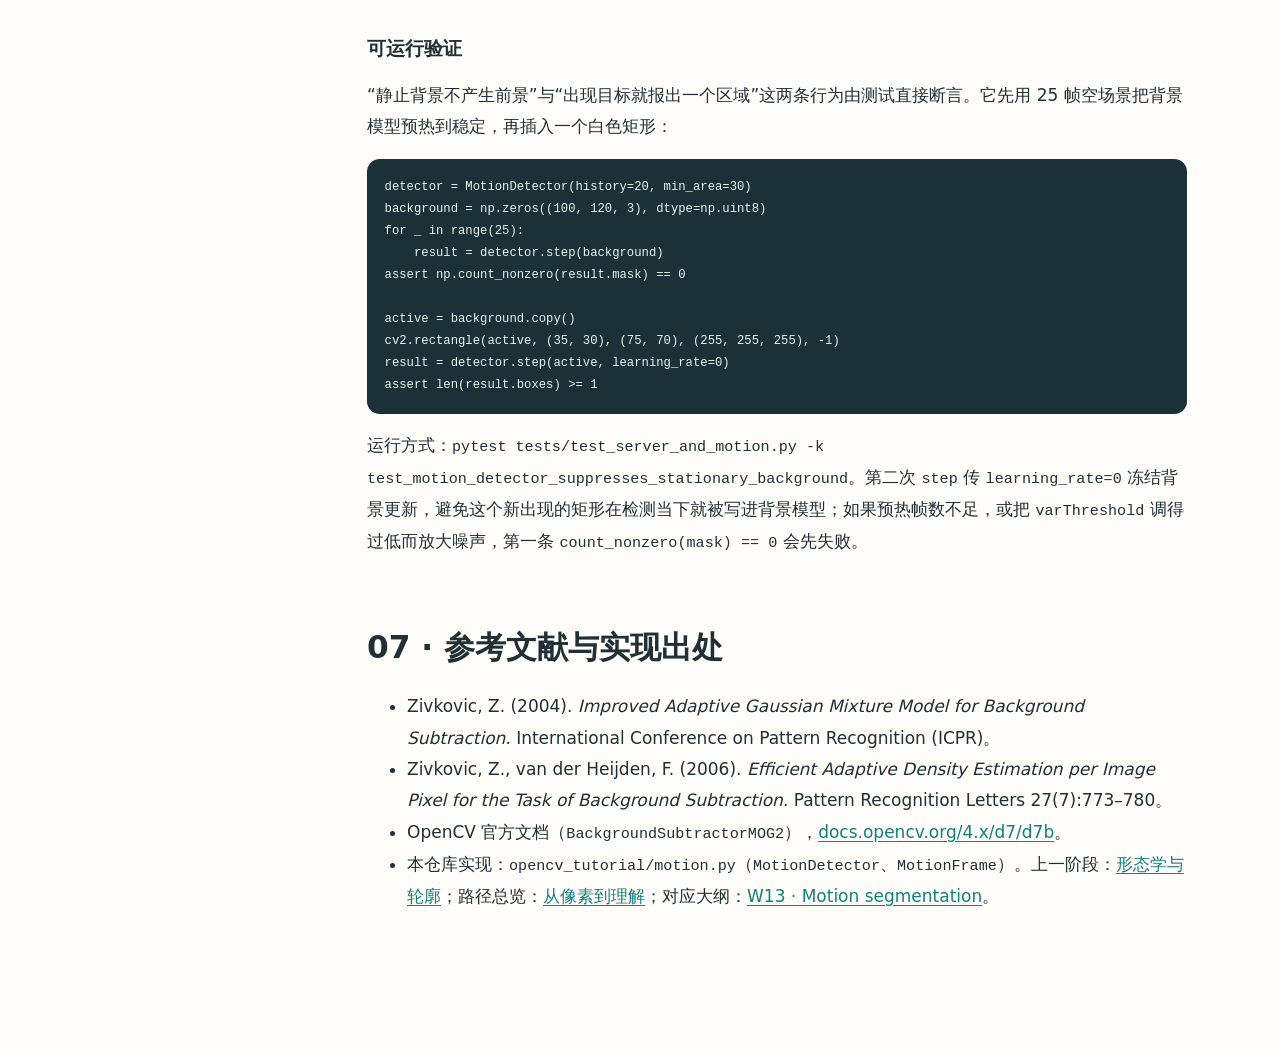
<file: articles/motion.html>
<!doctype html>
<html lang="zh-CN">
<head>
<meta charset="utf-8">
<meta name="viewport" content="width=device-width,initial-scale=1">
<meta name="color-scheme" content="light">
<meta name="description" content="运动检测：MOG2 背景建模、0/127/255 掩码语义、阴影抑制与学习率取舍，附本仓库参考实现。">
<title>运动检测 · 从像素到理解</title>
<style>
:root{color-scheme:light;--paper:#fffdf9;--ink:#203035;--subtle:#53676d;--accent:#147f80;--transform:#d06d4d;--structure:#7461ba;--annotation:#916c22;--border:#dce8e4;--surface:#f3f9f6;--max-reading:820px}
*{box-sizing:border-box}
html{scroll-behavior:smooth}
body{margin:0;background:var(--paper);color:var(--ink);font:17px/1.85 system-ui,-apple-system,"PingFang SC","Microsoft YaHei",sans-serif}
a{color:var(--accent);text-underline-offset:.17em}a:hover{color:var(--transform)}
a:focus-visible,button:focus-visible,input:focus-visible{outline:3px solid var(--accent);outline-offset:3px}
.skip-link{position:absolute;left:1rem;top:-5rem;background:var(--ink);color:white;padding:.5rem 1rem;z-index:10}.skip-link:focus{top:1rem}
.layout{max-width:1240px;margin:0 auto;display:grid;grid-template-columns:210px minmax(0,1fr);gap:clamp(2rem,5vw,5rem);padding:4.25rem 2rem 8rem}
.toc{position:sticky;top:2rem;align-self:start;font-size:.83rem;line-height:1.55;max-height:calc(100vh - 4rem);overflow:auto}
.toc strong{display:block;font-size:.85rem;letter-spacing:.08em;margin-bottom:.9rem}.toc a{display:block;text-decoration:none;color:var(--subtle);border-left:2px solid var(--border);padding:.4rem .75rem}.toc a:hover{border-color:var(--accent);color:var(--accent);background:var(--surface)}
main{min-width:0}article{max-width:var(--max-reading);margin:0 auto;min-width:0}
.article-header{padding-top:.5rem;padding-bottom:1rem}.kicker{font-size:.78rem;letter-spacing:.22em;color:var(--subtle);text-transform:uppercase}.article-header h1{font-size:clamp(2.1rem,4.8vw,3.5rem);line-height:1.12;letter-spacing:-.03em;margin:.5rem 0 1.15rem}.dek{font-size:clamp(1.06rem,2vw,1.26rem);line-height:1.65;color:var(--subtle)}
section{scroll-margin-top:2rem;margin-top:4.25rem}h2{font-size:clamp(1.5rem,2.9vw,1.95rem);line-height:1.4;margin:0 0 1.35rem}h3{font-size:1.2rem;line-height:1.5;margin:2.1rem 0 .7rem}
p{margin:1rem 0}code,pre{font-family:ui-monospace,SFMono-Regular,Consolas,monospace}code{font-size:.89em;overflow-wrap:anywhere}pre{padding:1.1rem;background:#1c3037;color:#e7f5ef;border-radius:.8rem;overflow:auto;line-height:1.6;font-size:.86rem}
figure{margin:2.1rem 0;padding:1.15rem;border:1px solid var(--border);border-radius:1rem;background:white}figure svg{width:100%;height:auto;display:block}figcaption{font-size:.83rem;line-height:1.7;color:var(--subtle);border-top:1px solid var(--border);margin-top:.9rem;padding-top:.8rem}
.note{margin:1.6rem 0;padding:.9rem 1.1rem;border-left:4px solid var(--accent);background:var(--surface);border-radius:0 .5rem .5rem 0;font-size:.95rem}
.control-row{display:flex;gap:.6rem;flex-wrap:wrap;margin:1rem 0}button{font:inherit;font-size:.9rem;cursor:pointer;padding:.5rem .8rem;border:1px solid var(--border);border-radius:.5rem;background:white;color:var(--ink)}button[aria-pressed="true"]{background:var(--accent);color:white;border-color:var(--accent)}
.readout{margin:1rem 0;padding:.9rem 1rem;border:1px solid var(--border);border-radius:.7rem;background:white;font-size:.92rem;line-height:1.75;overflow-wrap:anywhere}
.sig{font-family:ui-monospace,SFMono-Regular,Consolas,monospace;letter-spacing:.1em;font-size:.95rem;overflow-wrap:anywhere}
ul.plain{padding-left:1.2rem}ul.plain li{margin:.45rem 0}
.math-inline{font-family:"Cambria Math","STIX Two Math","Latin Modern Math",serif;vertical-align:-.05em}
.math-equation{max-width:100%;min-width:0;margin:1.6rem 0;padding:.5rem 0;border-block:1px solid #dfe8e4}
.math-scroll,[data-math-scroll]{display:block;max-width:100%;min-width:0;overflow-x:auto;overflow-y:hidden}
.math-scroll:focus-visible,[data-math-scroll]:focus-visible{outline:3px solid #147f80;outline-offset:2px}
.math-scroll math[display="block"],[data-math-scroll] math[display="block"]{width:max-content;min-width:100%;font-size:clamp(1.05rem,2.2vw,1.3rem);text-align:center}
@media(max-width:900px){.layout{display:block;padding:2rem 1.2rem 5rem}.toc{position:static;max-height:none;margin-bottom:2rem;border-bottom:1px solid var(--border);padding-bottom:1rem}.toc a{display:inline-block;border-left:0;border-bottom:2px solid transparent;margin-right:.35rem;padding:.4rem .3rem}}
@media(max-width:480px){body{font-size:16px}.layout{padding:1.3rem 1rem 4rem}figure{padding:.6rem}section{margin-top:3.25rem}}
@media(prefers-reduced-motion:reduce){html{scroll-behavior:auto}*,*::before,*::after{animation:none!important;transition:none!important}}
@media print{body{background:white;color:black;font-size:11pt}.layout{display:block;padding:0}.toc,.control-row,.skip-link{display:none!important}article{max-width:none}figure{break-inside:avoid}a{color:#164e54}section{margin-top:1.6rem}.math-scroll,[data-math-scroll]{overflow:visible}}
</style>
</head>
<body>
<a class="skip-link" href="#content">跳转至正文</a>
<div class="layout">
<nav class="toc" aria-label="文章目录"><strong>运动检测</strong><a href="#problem">01 · 问题</a><a href="#model">02 · 背景建模</a><a href="#mask">03 · 掩码语义</a><a href="#pipe">04 · 清理与定位</a><a href="#try">05 · 观察学习率</a><a href="#limits">06 · 边界与取舍</a><a href="#references">07 · 参考文献</a></nav>
<main id="content"><article>
<header class="article-header">
<p class="kicker">阶段六 · 时序</p>
<h1>运动检测</h1>
<p class="dek">前面所有算法都在处理单张图像。运动检测第一次引入时间维度：它不判断“这一帧里有什么”，而判断“这一帧相对最近的历史哪里变了”。本文说明 MOG2 的背景建模思路、0/127/255 三级掩码的含义，以及一个无法两全的取舍——学习率。</p>
</header>

<section id="problem" aria-labelledby="problem-h">
<h2 id="problem-h">01 · 为什么“前后帧相减”不够用</h2>
<p>最简单的运动检测是让相邻两帧相减，留下的就是变化像素。但它有两个致命问题：一是<strong>只能测到动作的轮廓</strong>——当物体运动很慢时，相邻帧几乎没有差异；二是<strong>没有背景的概念</strong>——它无法区分“真的来了个新东西”和“光照整体亮了”。</p>
<p>更好的做法是给每个像素维护一个<strong>背景模型</strong>（这个位置本该是什么样），再把当前帧与模型比较，超出容忍范围的就是前景。模型随历史缓慢更新，因此能适应光照渐变等长期变化。MOG2 就是用“混合高斯分布”来刻画每个像素历史灰度分布的经典方法。</p>
<p>它假设的是一台<strong>固定相机</strong>：相机不动，背景相对稳定，变化来自前景物体。一旦相机移动，整个模型的前提就崩了。</p>
<figure>
<svg role="img" aria-labelledby="fig-mog-title fig-mog-desc" viewBox="0 0 680 320" xmlns="http://www.w3.org/2000/svg">
<title id="fig-mog-title">MOG2 运动检测流程：从当前帧到外接矩形</title>
<desc id="fig-mog-desc">当前帧送入 MOG2 背景减除器得到 0/127/255 的三级掩码，用高于 200 的阈值去掉阴影，再经形态学清理与连通域分析，输出前景的外接矩形。</desc>
<rect width="680" height="320" rx="16" fill="#f3f9f6"/>
<g font-size="13" text-anchor="middle" fill="#203035">
<rect x="22" y="120" width="120" height="56" rx="10" fill="#ebe5ff" stroke="#7461ba" stroke-width="1.5"/><text x="82" y="145">当前帧</text><text x="82" y="164" font-size="11" fill="#53676d">BGR</text>
<rect x="186" y="120" width="130" height="56" rx="10" fill="#d6f1eb" stroke="#147f80" stroke-width="1.5"/><text x="251" y="145">MOG2.apply</text><text x="251" y="164" font-size="11" fill="#53676d">背景减除</text>
<rect x="186" y="220" width="130" height="52" rx="10" fill="#f6efd9" stroke="#916c22" stroke-width="1.5"/><text x="251" y="242">原始掩码</text><text x="251" y="259" font-size="11" fill="#53676d">0 / 127 / 255</text>
<rect x="360" y="120" width="140" height="56" rx="10" fill="#ffecd9" stroke="#d06d4d" stroke-width="1.5"/><text x="430" y="145">threshold &gt; 200</text><text x="430" y="164" font-size="11" fill="#53676d">丢弃阴影 127</text>
<rect x="360" y="220" width="140" height="52" rx="10" fill="#d6f1eb" stroke="#147f80" stroke-width="1.5"/><text x="430" y="242">开 / 闭运算</text><text x="430" y="259" font-size="11" fill="#53676d">5×5 椭圆</text>
<rect x="542" y="150" width="120" height="60" rx="10" fill="#e9f2ff" stroke="#147f80" stroke-width="1.5"/><text x="602" y="176">外接矩形</text><text x="602" y="194" font-size="11" fill="#53676d">面积 ≥ 400</text>
</g>
<g stroke="#147f80" stroke-width="3.5" fill="none" marker-end="url(#a7)">
<path d="M142 148 H178"/><path d="M251 176 V214"/><path d="M316 191 C340 191 338 148 352 148"/><path d="M430 176 V214"/><path d="M500 246 C524 246 522 180 534 180"/>
</g>
<defs><marker id="a7" markerWidth="9" markerHeight="9" refX="6" refY="3" orient="auto"><path d="M0 0 L6 3 L0 6 Z" fill="#147f80"/></marker></defs>
</svg>
<figcaption>MOG2 流程：当前帧送入背景减除器，得到 0（背景）/127（阴影）/255（前景）三级掩码；用固定阈值 200 把阴影一并划入背景；再做 5×5 椭圆结构元的开、闭运算清理；最后对连通域取外接矩形，只保留面积不小于 <code>min_area</code> 的区域。实现见 <code>opencv_tutorial/motion.py</code> 的 <code>MotionDetector.step</code>。</figcaption>
</figure>
</section>

<section id="model" aria-labelledby="model-h">
<h2 id="model-h">02 · 核心机制：为每个像素建一个混合高斯模型</h2>
<p>MOG2 的名字来自“混合高斯”（Mixture of Gaussians）。它把每个像素在最近 <code>history</code> 帧里的灰度取值，看成若干高斯分布的叠加：稳定的背景对应权重高、方差小的成分，反复出现的前景（如晃动的树叶）也可能占一个成分。单个高斯的概率密度是：</p>
<div class="math-equation" role="group" aria-label="高斯概率密度">
<div class="math-scroll" data-math-scroll tabindex="0" role="region" aria-label="高斯概率密度公式，可横向滚动">
<math display="block" aria-label="N x 等于 1 除以 sigma 根号 2 pi，乘以 exp 负 x 减 mu 的平方除以 2 sigma 平方">
<mrow>
<mi>N</mi><mo>(</mo><mi>x</mi><mo>;</mo><mi>μ</mi><mo>,</mo><msup><mi>σ</mi><mn>2</mn></msup><mo>)</mo><mo>=</mo>
<mfrac><mn>1</mn><mrow><mi>σ</mi><msqrt><mrow><mn>2</mn><mi>π</mi></mrow></msqrt></mrow></mfrac>
<mo>·</mo>
<mo>exp</mo><mfenced><mrow><mo>−</mo><mfrac><msup><mrow><mo>(</mo><mi>x</mi><mo>−</mo><mi>μ</mi><mo>)</mo></mrow><mn>2</mn></msup><mrow><mn>2</mn><msup><mi>σ</mi><mn>2</mn></msup></mrow></mfrac></mrow></mfenced>
</mrow>
</math>
</div>
</div>
<p>而整个模型是该像素历史分布的各成分加权和：</p>
<div class="math-equation" role="group" aria-label="混合高斯模型">
<div class="math-scroll" data-math-scroll tabindex="0" role="region" aria-label="混合高斯模型公式，可横向滚动">
<math display="block" aria-label="p x 等于对 i 从 1 到 K 求和 w i 乘 N x mu i sigma i 平方">
<mrow>
<mi>p</mi><mo>(</mo><mi>x</mi><mo>)</mo><mo>=</mo>
<munderover><mo>∑</mo><mrow><mi>i</mi><mo>=</mo><mn>1</mn></mrow><mi>K</mi></munderover>
<msub><mi>w</mi><mi>i</mi></msub><mo>·</mo><mi>N</mi><mo>(</mo><mi>x</mi><mo>;</mo><msub><mi>μ</mi><mi>i</mi></msub><mo>,</mo><msubsup><mi>σ</mi><mi>i</mi><mn>2</mn></msubsup><mo>)</mo>
</mrow>
</math>
</div>
</div>
<p>分类决策就是看当前像素值是否被“背景成分”覆盖：覆盖则判背景，否则判前景，并把新观测用于更新模型。参数 <code>varThreshold</code>（本仓库取 <code>24</code>）控制匹配的容忍度。<strong>注意</strong>：上面给出的是这一模型族的通用形式（Zivkovic 的 MOG 系列）；OpenCV 在权重更新速率、成分淘汰规则与匹配判据上的具体实现细节，本文不做逐行断言。</p>
</section>

<section id="mask" aria-labelledby="mask-h">
<h2 id="mask-h">03 · 掩码语义：0、127、255</h2>
<p>开启阴影检测后，MOG2 的输出掩码是<strong>三级</strong>而非二值，这是最容易出错的地方：</p>
<ul class="plain">
<li><code>0</code>：当前像素与背景模型一致（背景）。</li>
<li><code>127</code>：像素变暗了，但颜色结构与背景相近——判为<strong>阴影</strong>。</li>
<li><code>255</code>：当前像素与背景明显不同（前景/运动）。</li>
</ul>
<p>共享管线随后调用 <code>threshold(raw, 200, 255, BINARY)</code>：只有大于 200 的像素变为 255，<code>127</code> 的阴影被划回 0。这一步<strong>用固定数值 200 区分“前景”与“阴影”</strong>，是依赖 MOG2 输出约定的写法；如果关闭阴影检测（输出只有 0/255），这行阈值依然成立，但阴影抑制的作用就消失了。</p>
<figure>
<svg role="img" aria-labelledby="fig-mask-title fig-mask-desc" viewBox="0 0 680 220" xmlns="http://www.w3.org/2000/svg">
<title id="fig-mask-title">MOG2 输出掩码的三级取值与 200 阈值</title>
<desc id="fig-mask-desc">掩码取值 0 表示背景、127 表示阴影、255 表示前景；阈值 200 把 127 划回背景，只保留 255。</desc>
<rect width="680" height="220" rx="16" fill="#f3f9f6"/>
<line x1="60" y1="150" x2="620" y2="150" stroke="#53676d" stroke-width="2"/>
<line x1="486" y1="60" x2="486" y2="160" stroke="#d06d4d" stroke-width="3" stroke-dasharray="6 5"/>
<g text-anchor="middle" font-size="13">
<text x="120" y="180" fill="#53676d">0</text><text x="120" y="120" fill="#147f80">背景</text>
<text x="300" y="180" fill="#53676d">127</text><text x="300" y="120" fill="#916c22">阴影</text>
<text x="560" y="180" fill="#53676d">255</text><text x="560" y="120" fill="#d06d4d">前景</text>
<text x="486" y="48" fill="#d06d4d">threshold = 200</text>
</g>
<g font-size="12" fill="#53676d" text-anchor="middle">
<text x="300" y="205">≤ 200 → 归为背景（0）</text>
<text x="560" y="205">&gt; 200 → 保留为前景（255）</text>
</g>
</svg>
<figcaption>三级掩码与 200 阈值：<code>0</code> 背景、<code>127</code> 阴影、<code>255</code> 前景。固定阈值 200 让阴影（127）被丢弃，只保留前景（255）。这是 <code>motion.py</code> 中 <code>cv2.threshold(raw, 200, 255, cv2.THRESH_BINARY)</code> 所依赖的取值约定。</figcaption>
</figure>
</section>

<section id="pipe" aria-labelledby="pipe-h">
<h2 id="pipe-h">04 · 清理与定位</h2>
<p>掩码仍然带噪：细小闪烁区域会在前景/背景之间抖动。管线用两步形态学清理（与上一阶段相同的工具）：先用 <code>5×5</code> 椭圆结构元<strong>开运算</strong>去掉孤立小点，再<strong>闭运算</strong>把同一物体断裂的区域连起来。</p>
<p>清理后，对掩码做 <code>findContours(RETR_EXTERNAL)</code>，只取外层轮廓，再用 <code>boundingRect</code> 得到外接矩形。面积小于 <code>min_area</code>（默认 <code>400</code> 像素）的区域被忽略——这是一个去抖动的工程阈值：它滤掉了大部分噪声，但也<strong>可能滤掉远处或体积小的真实目标</strong>。结果里还会返回一张在原始帧上叠加绿色矩形（颜色 <code>(60, 235, 150)</code>）的标注图，便于人工检查。</p>
</section>

<section id="try" aria-labelledby="try-h">
<h2 id="try-h">05 · 观察学习率：一个无法两全的取舍</h2>
<p>背景模型必须随历史更新，而“更新多快”由学习率 α 控制。下面是<strong>教学简化</strong>：用一个一维指数滑动平均代替混合高斯，展示同一个像素在“静止 → 被遮挡 → 恢复”序列下的前景判定。更新式为</p>
<div class="math-equation" role="group" aria-label="指数滑动平均背景更新（教学简化）">
<div class="math-scroll" data-math-scroll tabindex="0" role="region" aria-label="指数滑动平均背景更新公式，可横向滚动">
<math display="block" aria-label="背景在第 t 帧等于 1 减 alpha 乘上一帧背景加 alpha 乘当前像素">
<mrow>
<msub><mi>b</mi><mi>t</mi></msub><mo>=</mo><mo>(</mo><mn>1</mn><mo>−</mo><mi>α</mi><mo>)</mo><msub><mi>b</mi><mrow><mi>t</mi><mo>−</mo><mn>1</mn></mrow></msub><mo>+</mo><mi>α</mi><msub><mi>x</mi><mi>t</mi></msub>
</mrow>
</math>
</div>
</div>
<p>前景判据为 <code>|x_t − b_{t−1}| &gt; 24</code>（与管线的 <code>varThreshold</code> 一致）。切换 α：</p>
<div class="control-row" role="group" aria-label="选择学习率 alpha">
<button type="button" data-a="0.01" aria-pressed="false">α = 0.01（慢）</button>
<button type="button" data-a="0.1" aria-pressed="true">α = 0.10（中）</button>
<button type="button" data-a="0.5" aria-pressed="false">α = 0.50（快）</button>
</div>
<p class="readout" id="lr-readout" aria-live="polite"></p>
<figure>
<svg role="img" aria-labelledby="fig-lr-title fig-lr-desc" viewBox="0 0 680 260" xmlns="http://www.w3.org/2000/svg">
<title id="fig-lr-title">学习率快慢如何导致漏检与拖影</title>
<desc id="fig-lr-desc">同一段像素序列（静止、被遮挡、恢复）下，慢学习率的背景估计滞后，物体离开后仍被判为前景形成拖影；快学习率在物体停留期间就把它吸收进背景，造成漏检。</desc>
<rect width="680" height="260" rx="16" fill="#f3f9f6"/>
<line x1="70" y1="215" x2="620" y2="215" stroke="#53676d" stroke-width="2"/>
<line x1="70" y1="45" x2="70" y2="215" stroke="#53676d" stroke-width="2"/>
<text x="62" y="189" font-size="11" text-anchor="end" fill="#53676d">50</text><text x="62" y="90" font-size="11" text-anchor="end" fill="#53676d">200</text>
<path d="M70 183 H260 V86 H450 V183 H602" fill="none" stroke="#9db0b4" stroke-width="2.5" stroke-dasharray="5 4"/>
<polyline points="70,183 108,183 146,183 184,183 222,183 260,173 298,164 336,156 374,149 412,143 450,147 488,150 526,154 564,157 602,159" fill="none" stroke="#147f80" stroke-width="3"/>
<polyline points="70,183 108,183 146,183 184,183 222,183 260,134 298,110 336,98 374,92 412,89 450,136 488,159 526,171 564,177 602,180" fill="none" stroke="#d06d4d" stroke-width="3"/>
<circle cx="336" cy="98" r="5" fill="#d06d4d"/><text x="336" y="86" font-size="12" text-anchor="middle" fill="#d06d4d">漏检</text>
<circle cx="526" cy="154" r="5" fill="#147f80"/><text x="540" y="146" font-size="12" text-anchor="middle" fill="#147f80">拖影</text>
<g font-size="12" fill="#53676d">
<line x1="82" y1="66" x2="108" y2="66" stroke="#9db0b4" stroke-width="2.5" stroke-dasharray="5 4"/><text x="114" y="70">像素值 x_t</text>
<line x1="82" y1="86" x2="108" y2="86" stroke="#147f80" stroke-width="3"/><text x="114" y="90">背景 α=0.1（慢）</text>
<line x1="82" y1="106" x2="108" y2="106" stroke="#d06d4d" stroke-width="3"/><text x="114" y="110">背景 α=0.5（快）</text>
</g>
<g font-size="11" fill="#53676d" text-anchor="middle">
<text x="70" y="236">t=0</text><text x="260" y="236">遮挡出现</text><text x="450" y="236">物体离开</text><text x="602" y="236">t=14</text>
</g>
</svg>
<figcaption>同一段像素序列下的两条背景估计：慢 α（0.1）在遮挡出现后爬升缓慢，物体离开后又回落得慢，于是在恢复段仍把像素判为前景，形成<strong>拖影</strong>；快 α（0.5）在物体停留期间就把背景值拉到接近 200，前景与背景的差先跌到 <code>varThreshold = 24</code> 以内，于是在物体还在时就判为背景，造成<strong>漏检</strong>。曲线由本片段的一维指数滑动平均（教学简化）算出，用同一序列在 JS 读数中可复现；曲线为教学示意，非真实视频测量。</figcaption>
</figure>
<p>取舍很清晰：<strong>α 太慢</strong>时，停止运动却被留下的物体（例如停下的车）会被长期判为前景，形成拖影；<strong>α 太快</strong>时，慢速运动物体在几帧内就被吸收进背景，导致漏检。管线默认让 OpenCV 自己决定学习率（传入 <code>learning_rate = -1</code>），正是为了避开手工选择这个两难点。</p>
</section>

<section id="limits" aria-labelledby="limits-h">
<h2 id="limits-h">06 · 边界与取舍</h2>
<h3>失败模式</h3>
<p>一是<strong>相机移动</strong>：固定相机的假设一旦不成立，全画面都会被判为前景。二是<strong>全局光照突变</strong>（开关灯）：模型来不及适应，整帧误报。三是<strong>阴影/反光</strong>：硬阴影的边缘可能因颜色差异较大而漏判为前景，而<strong>倒影</strong>常被误判为运动。四是<strong>慢速或停下</strong>的目标被背景吸收（见上一节的 α 取舍）。</p>
<h3>参数范围</h3>
<p><code>MotionDetector</code> 的构造参数有显式校验：<code>history ≥ 2</code>、<code>threshold &gt; 0</code>、<code>min_area ≥ 1</code>；<code>learning_rate</code> 只接受 <code>-1</code> 或 <code>[0, 1]</code>，否则抛出 <code>ValueError</code>。这些校验把“无效配置”变成显式错误，而不是静默运行。</p>
<h3>能做什么，不能做什么</h3>
<p>它输出的是<strong>像素级变化区域与包围盒</strong>，而不是“目标身份”。同一物体跨帧不携带 ID，因此无法回答“这是不是刚才那个人”。要跟踪身份，需要在这个输出之上再加关联与滤波（属于课程后续的跟踪阶段）。</p>
<h3>可运行验证</h3>
<p>“静止背景不产生前景”与“出现目标就报出一个区域”这两条行为由测试直接断言。它先用 25 帧空场景把背景模型预热到稳定，再插入一个白色矩形：</p>
<pre><code>detector = MotionDetector(history=20, min_area=30)
background = np.zeros((100, 120, 3), dtype=np.uint8)
for _ in range(25):
    result = detector.step(background)
assert np.count_nonzero(result.mask) == 0

active = background.copy()
cv2.rectangle(active, (35, 30), (75, 70), (255, 255, 255), -1)
result = detector.step(active, learning_rate=0)
assert len(result.boxes) &gt;= 1</code></pre>
<p>运行方式：<code>pytest tests/test_server_and_motion.py -k test_motion_detector_suppresses_stationary_background</code>。第二次 <code>step</code> 传 <code>learning_rate=0</code> 冻结背景更新，避免这个新出现的矩形在检测当下就被写进背景模型；如果预热帧数不足，或把 <code>varThreshold</code> 调得过低而放大噪声，第一条 <code>count_nonzero(mask) == 0</code> 会先失败。</p>
</section>

<section id="references" aria-labelledby="ref-h">
<h2 id="ref-h">07 · 参考文献与实现出处</h2>
<ul>
<li>Zivkovic, Z. (2004). <em>Improved Adaptive Gaussian Mixture Model for Background Subtraction.</em> International Conference on Pattern Recognition (ICPR)。</li>
<li>Zivkovic, Z., van der Heijden, F. (2006). <em>Efficient Adaptive Density Estimation per Image Pixel for the Task of Background Subtraction.</em> Pattern Recognition Letters 27(7):773–780。</li>
<li>OpenCV 官方文档（<code>BackgroundSubtractorMOG2</code>），<a href="https://docs.opencv.org/4.x/d7/d7b/classcv_1_1BackgroundSubtractorMOG2.html">docs.opencv.org/4.x/d7/d7b</a>。</li>
<li>本仓库实现：<code>opencv_tutorial/motion.py</code>（<code>MotionDetector</code>、<code>MotionFrame</code>）。上一阶段：<a href="morphology.html">形态学与轮廓</a>；路径总览：<a href="index.html">从像素到理解</a>；对应大纲：<a href="curriculum.html">W13 · Motion segmentation</a>。</li>
</ul>
</section>
</article></main>
</div>
<script>
(function(){
  var seq = [50,50,50,50,50,200,200,200,200,200,50,50,50,50,50];
  var THRESH = 24;
  var out = document.getElementById('lr-readout');
  var buttons = Array.prototype.slice.call(document.querySelectorAll('[data-a]'));
  function render(a){
    var bg = seq[0], rows = [];
    for (var t = 1; t < seq.length; t++){
      var x = seq[t], fg = Math.abs(x - bg) > THRESH;
      bg = (1 - a) * bg + a * x;
      rows.push((fg ? '前景' : '背景') + '(x=' + x + ',b≈' + bg.toFixed(1) + ')');
    }
    var fgCount = rows.filter(function(r){ return r.indexOf('前景') === 0; }).length;
    out.innerHTML = '<span class="sig">判定序列：' + rows.join(' → ') + '</span><br>' +
      'α = ' + a + ' ｜ 15 帧中判为前景 ' + fgCount + ' 帧（含静止后 5 帧的背景适应速度）。';
  }
  buttons.forEach(function(btn){
    btn.addEventListener('click', function(){
      buttons.forEach(function(b){ b.setAttribute('aria-pressed', String(b === btn)); });
      render(Number(btn.dataset.a));
    });
  });
  render(0.1);
})();
</script>
</body>
</html>
</file>
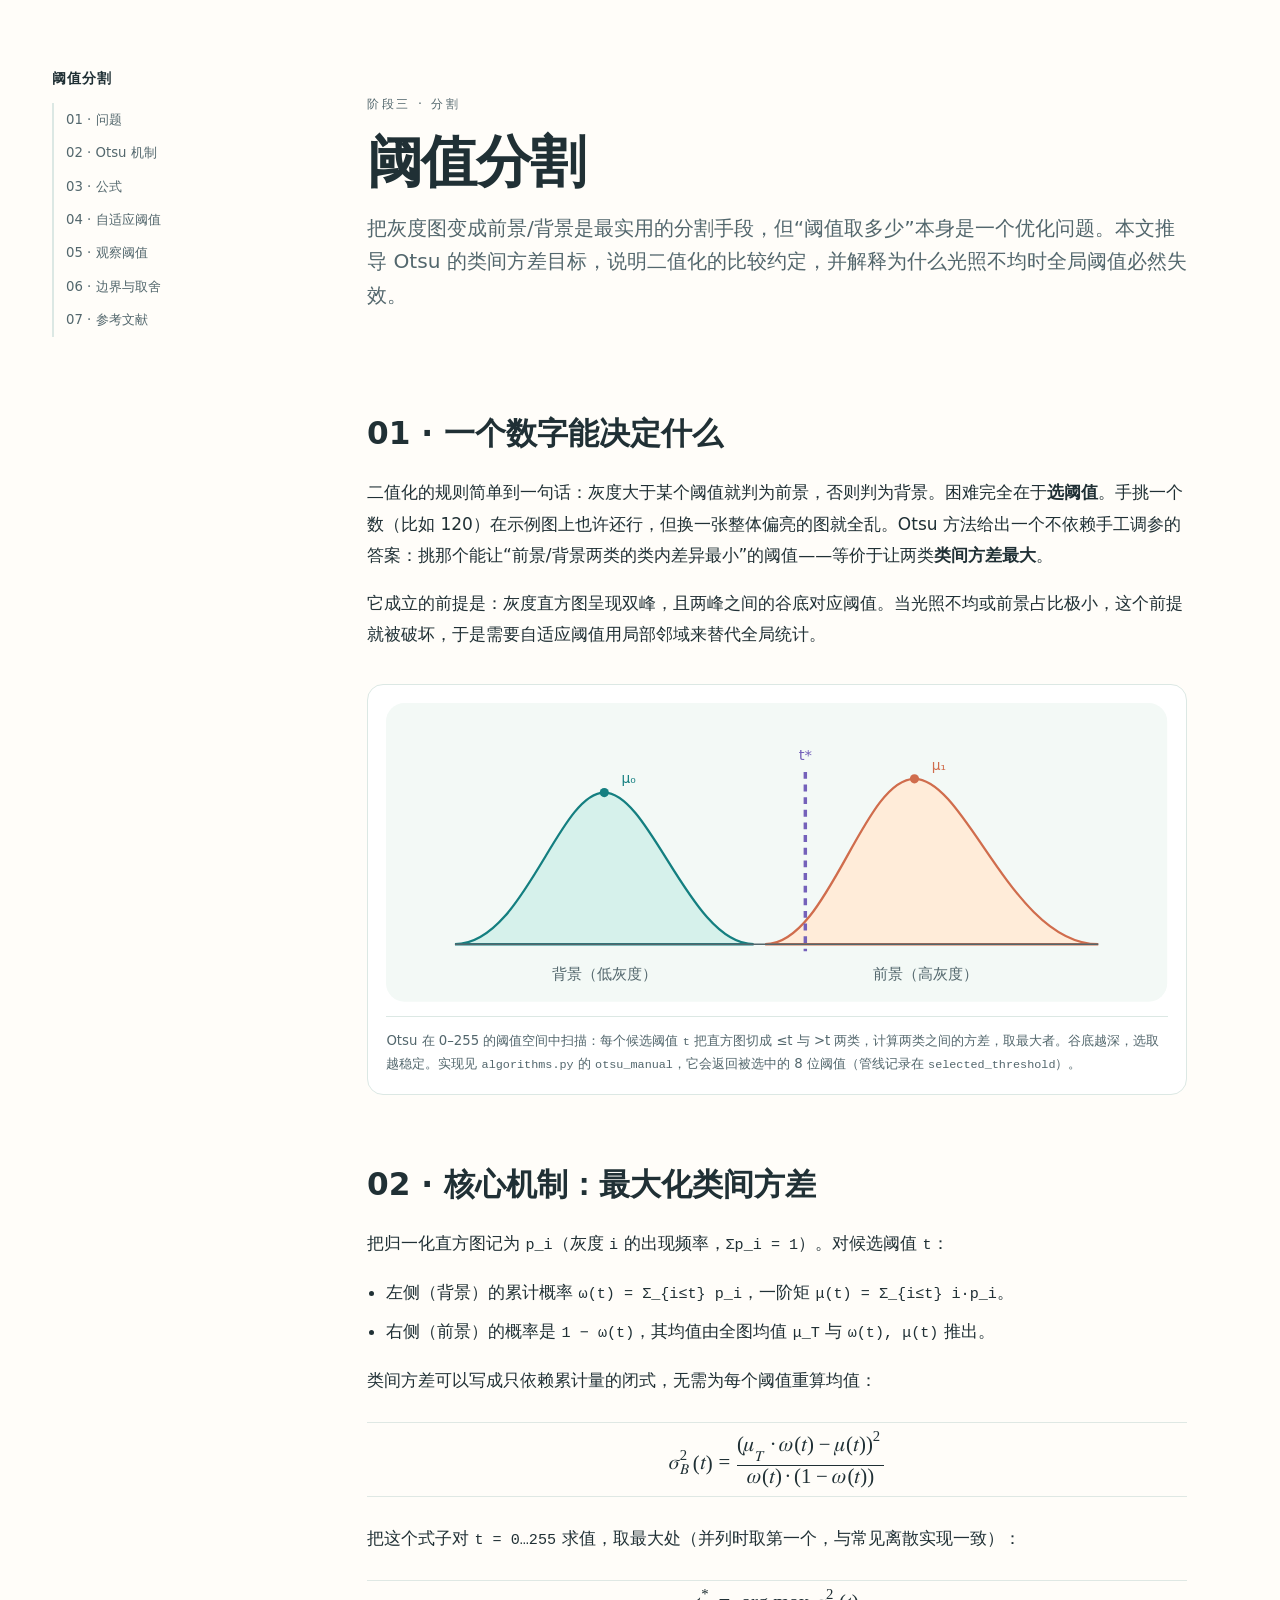
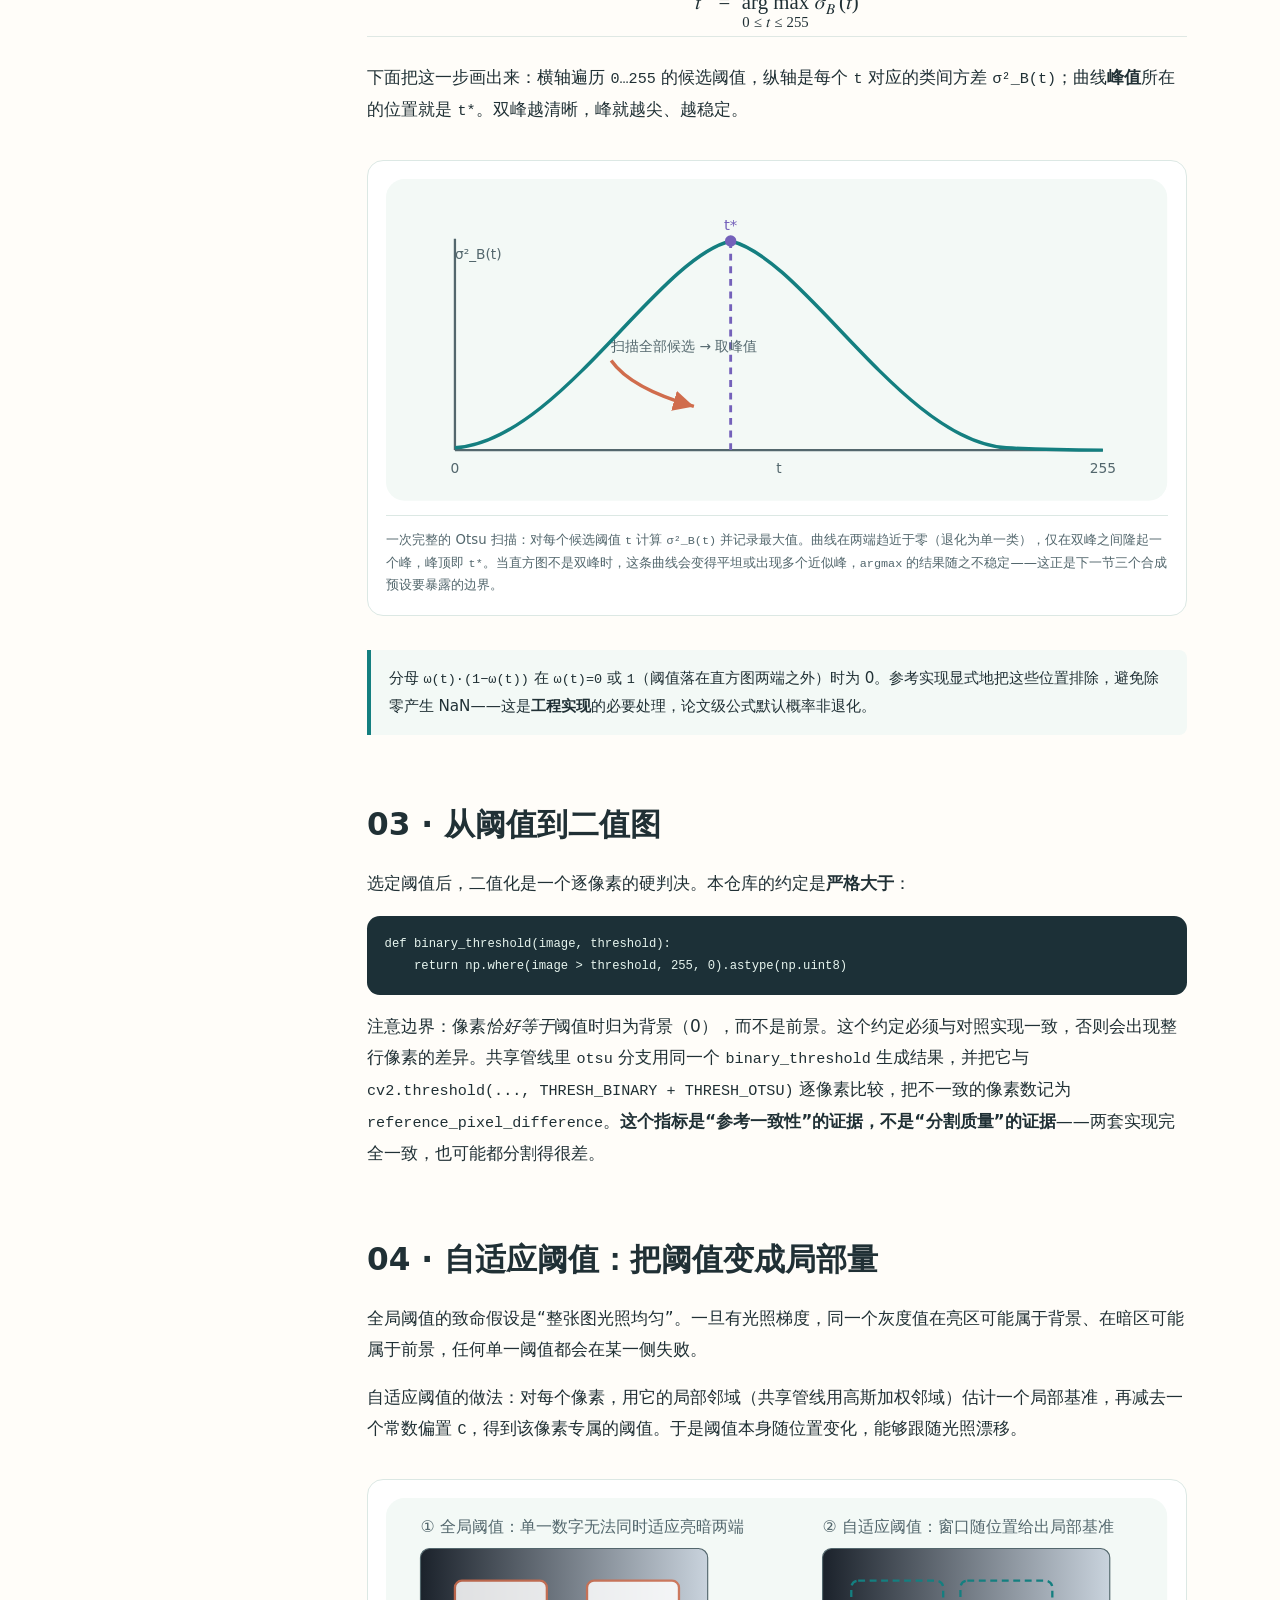
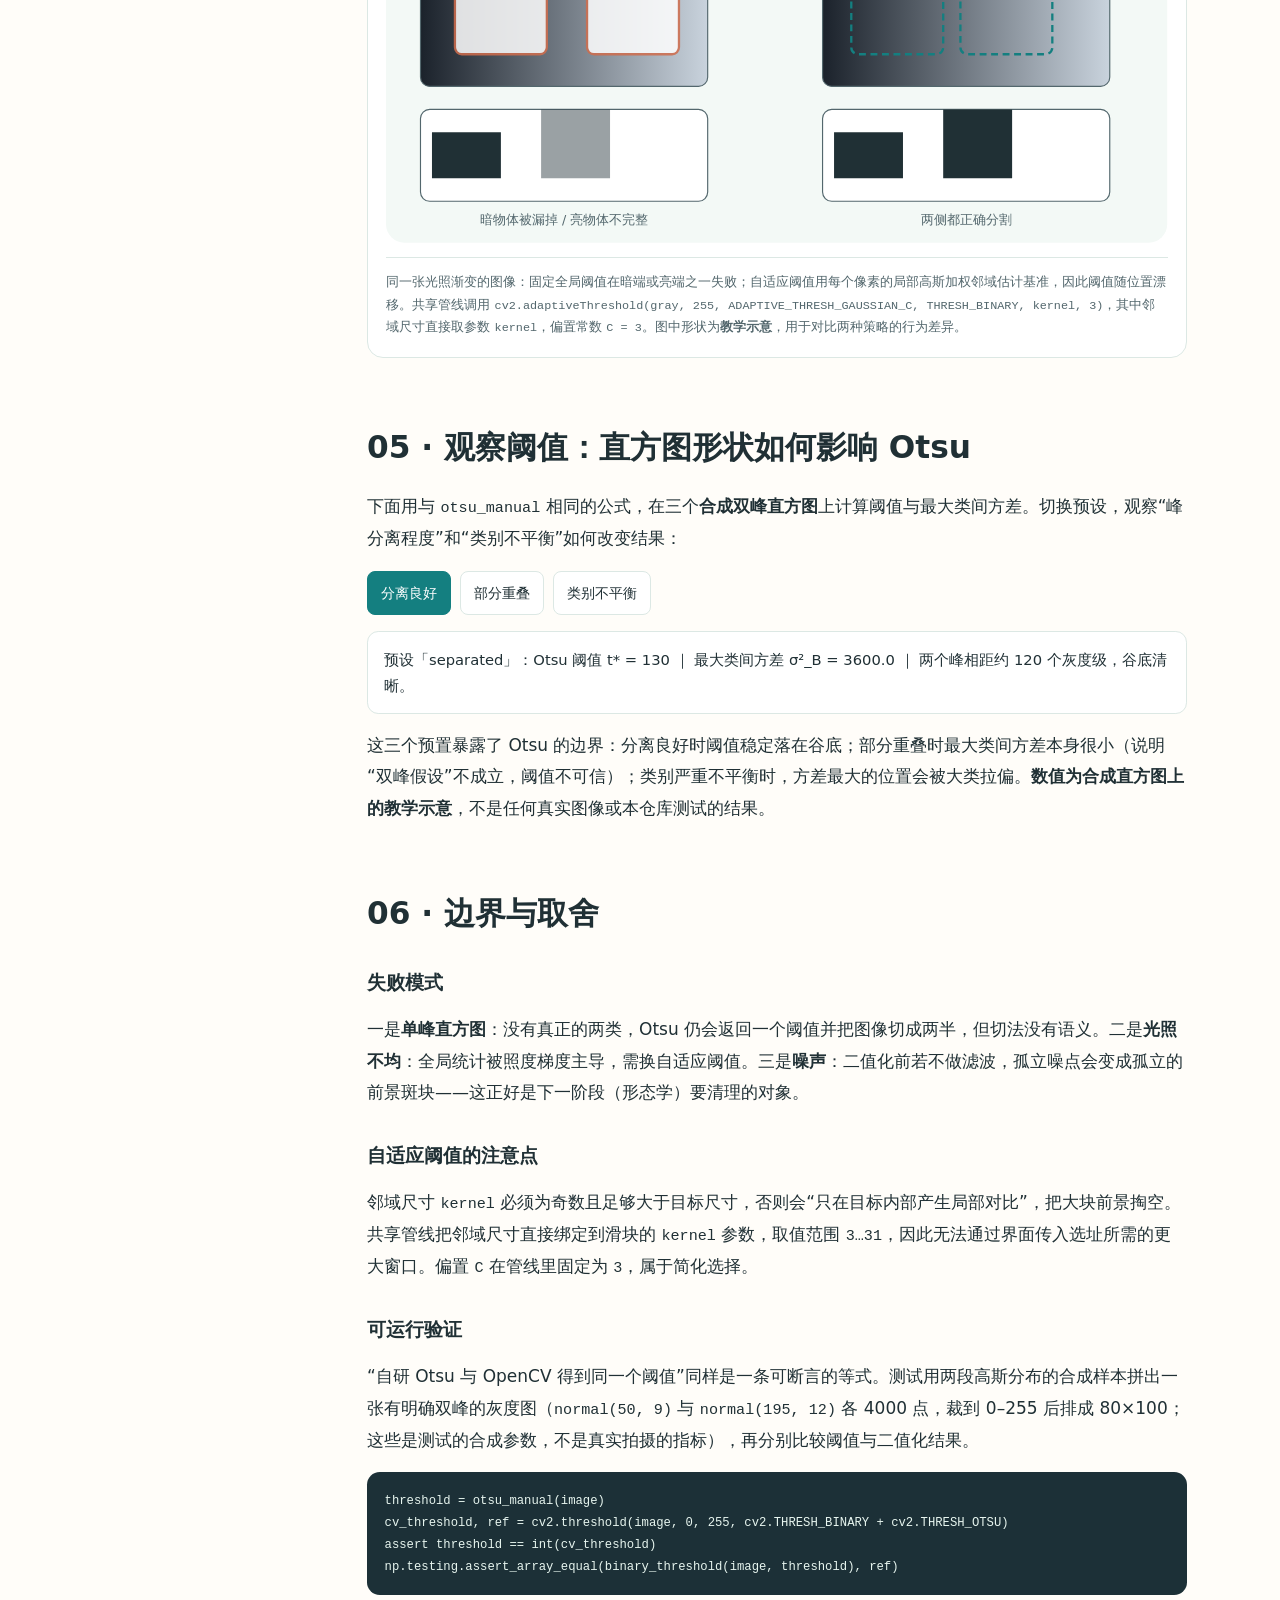
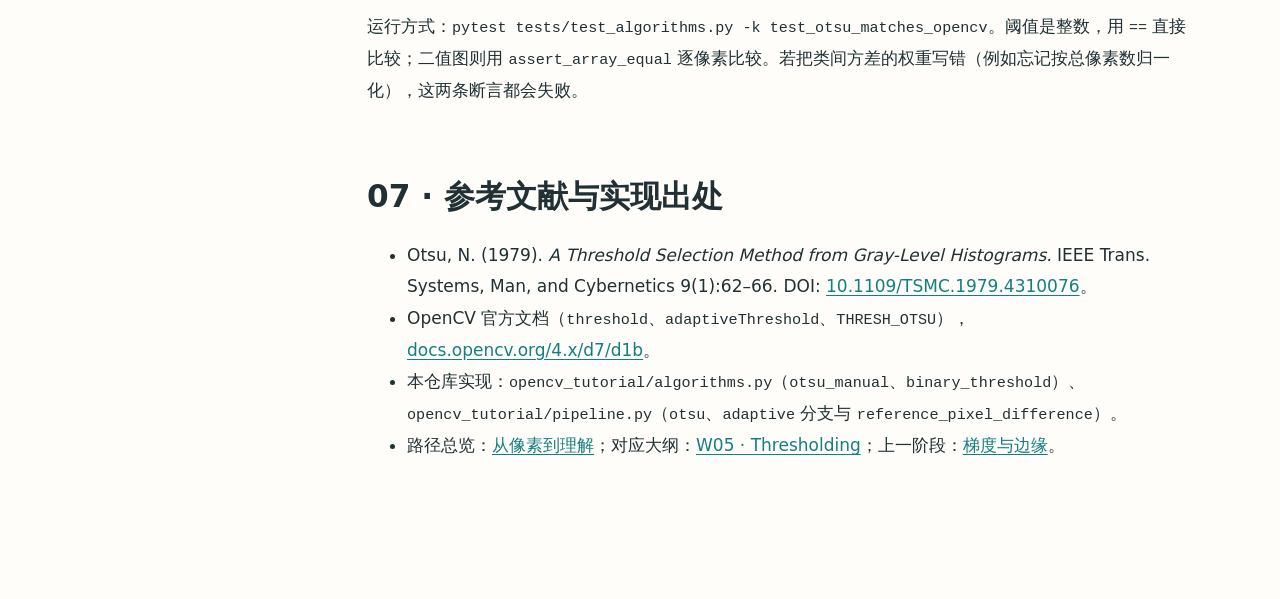
<file: articles/thresholding.html>
<!doctype html>
<html lang="zh-CN">
<head>
<meta charset="utf-8">
<meta name="viewport" content="width=device-width,initial-scale=1">
<meta name="color-scheme" content="light">
<meta name="description" content="阈值分割：Otsu 类间方差的推导、二值化比较约定，以及自适应阈值为什么要用局部邻域，附本仓库参考实现。">
<title>阈值分割 · 从像素到理解</title>
<style>
:root{color-scheme:light;--paper:#fffdf9;--ink:#203035;--subtle:#53676d;--accent:#147f80;--transform:#d06d4d;--structure:#7461ba;--annotation:#916c22;--border:#dce8e4;--surface:#f3f9f6;--max-reading:820px}
*{box-sizing:border-box}
html{scroll-behavior:smooth}
body{margin:0;background:var(--paper);color:var(--ink);font:17px/1.85 system-ui,-apple-system,"PingFang SC","Microsoft YaHei",sans-serif}
a{color:var(--accent);text-underline-offset:.17em}a:hover{color:var(--transform)}
a:focus-visible,button:focus-visible,input:focus-visible{outline:3px solid var(--accent);outline-offset:3px}
.skip-link{position:absolute;left:1rem;top:-5rem;background:var(--ink);color:white;padding:.5rem 1rem;z-index:10}.skip-link:focus{top:1rem}
.layout{max-width:1240px;margin:0 auto;display:grid;grid-template-columns:210px minmax(0,1fr);gap:clamp(2rem,5vw,5rem);padding:4.25rem 2rem 8rem}
.toc{position:sticky;top:2rem;align-self:start;font-size:.83rem;line-height:1.55;max-height:calc(100vh - 4rem);overflow:auto}
.toc strong{display:block;font-size:.85rem;letter-spacing:.08em;margin-bottom:.9rem}.toc a{display:block;text-decoration:none;color:var(--subtle);border-left:2px solid var(--border);padding:.4rem .75rem}.toc a:hover{border-color:var(--accent);color:var(--accent);background:var(--surface)}
main{min-width:0}article{max-width:var(--max-reading);margin:0 auto;min-width:0}
.article-header{padding-top:.5rem;padding-bottom:1rem}.kicker{font-size:.78rem;letter-spacing:.22em;color:var(--subtle);text-transform:uppercase}.article-header h1{font-size:clamp(2.1rem,4.8vw,3.5rem);line-height:1.12;letter-spacing:-.03em;margin:.5rem 0 1.15rem}.dek{font-size:clamp(1.06rem,2vw,1.26rem);line-height:1.65;color:var(--subtle)}
section{scroll-margin-top:2rem;margin-top:4.25rem}h2{font-size:clamp(1.5rem,2.9vw,1.95rem);line-height:1.4;margin:0 0 1.35rem}h3{font-size:1.2rem;line-height:1.5;margin:2.1rem 0 .7rem}
p{margin:1rem 0}code,pre{font-family:ui-monospace,SFMono-Regular,Consolas,monospace}code{font-size:.89em}pre{padding:1.1rem;background:#1c3037;color:#e7f5ef;border-radius:.8rem;overflow:auto;line-height:1.6;font-size:.86rem}
figure{margin:2.1rem 0;padding:1.15rem;border:1px solid var(--border);border-radius:1rem;background:white}figure svg{width:100%;height:auto;display:block}figcaption{font-size:.83rem;line-height:1.7;color:var(--subtle);border-top:1px solid var(--border);margin-top:.9rem;padding-top:.8rem}
.note{margin:1.6rem 0;padding:.9rem 1.1rem;border-left:4px solid var(--accent);background:var(--surface);border-radius:0 .5rem .5rem 0;font-size:.95rem}
.control-row{display:flex;gap:.6rem;flex-wrap:wrap;margin:1rem 0}button{font:inherit;font-size:.9rem;cursor:pointer;padding:.5rem .8rem;border:1px solid var(--border);border-radius:.5rem;background:white;color:var(--ink)}button[aria-pressed="true"]{background:var(--accent);color:white;border-color:var(--accent)}
.readout{margin:1rem 0;padding:.9rem 1rem;border:1px solid var(--border);border-radius:.7rem;background:white;font-size:.92rem;line-height:1.75;overflow-wrap:anywhere}
ul.plain{padding-left:1.2rem}ul.plain li{margin:.45rem 0}
.math-inline{font-family:"Cambria Math","STIX Two Math","Latin Modern Math",serif;vertical-align:-.05em}
.math-equation{max-width:100%;min-width:0;margin:1.6rem 0;padding:.5rem 0;border-block:1px solid #dfe8e4}
.math-scroll,[data-math-scroll]{display:block;max-width:100%;min-width:0;overflow-x:auto;overflow-y:hidden}
.math-scroll:focus-visible,[data-math-scroll]:focus-visible{outline:3px solid #147f80;outline-offset:2px}
.math-scroll math[display="block"],[data-math-scroll] math[display="block"]{width:max-content;min-width:100%;font-size:clamp(1.05rem,2.2vw,1.3rem);text-align:center}
@media(max-width:900px){.layout{display:block;padding:2rem 1.2rem 5rem}.toc{position:static;max-height:none;margin-bottom:2rem;border-bottom:1px solid var(--border);padding-bottom:1rem}.toc a{display:inline-block;border-left:0;border-bottom:2px solid transparent;margin-right:.35rem;padding:.4rem .3rem}}
@media(max-width:480px){body{font-size:16px}.layout{padding:1.3rem 1rem 4rem}figure{padding:.6rem}section{margin-top:3.25rem}}
@media(prefers-reduced-motion:reduce){html{scroll-behavior:auto}*,*::before,*::after{animation:none!important;transition:none!important}}
@media print{body{background:white;color:black;font-size:11pt}.layout{display:block;padding:0}.toc,.control-row,.skip-link{display:none!important}article{max-width:none}figure{break-inside:avoid}a{color:#164e54}section{margin-top:1.6rem}.math-scroll,[data-math-scroll]{overflow:visible}}
</style>
</head>
<body>
<a class="skip-link" href="#content">跳转至正文</a>
<div class="layout">
<nav class="toc" aria-label="文章目录"><strong>阈值分割</strong><a href="#problem">01 · 问题</a><a href="#otsu">02 · Otsu 机制</a><a href="#math">03 · 公式</a><a href="#adaptive">04 · 自适应阈值</a><a href="#try">05 · 观察阈值</a><a href="#limits">06 · 边界与取舍</a><a href="#references">07 · 参考文献</a></nav>
<main id="content"><article>
<header class="article-header">
<p class="kicker">阶段三 · 分割</p>
<h1>阈值分割</h1>
<p class="dek">把灰度图变成前景/背景是最实用的分割手段，但“阈值取多少”本身是一个优化问题。本文推导 Otsu 的类间方差目标，说明二值化的比较约定，并解释为什么光照不均时全局阈值必然失效。</p>
</header>

<section id="problem" aria-labelledby="problem-h">
<h2 id="problem-h">01 · 一个数字能决定什么</h2>
<p>二值化的规则简单到一句话：灰度大于某个阈值就判为前景，否则判为背景。困难完全在于<strong>选阈值</strong>。手挑一个数（比如 120）在示例图上也许还行，但换一张整体偏亮的图就全乱。Otsu 方法给出一个不依赖手工调参的答案：挑那个能让“前景/背景两类的类内差异最小”的阈值——等价于让两类<strong>类间方差最大</strong>。</p>
<p>它成立的前提是：灰度直方图呈现双峰，且两峰之间的谷底对应阈值。当光照不均或前景占比极小，这个前提就被破坏，于是需要自适应阈值用局部邻域来替代全局统计。</p>
<figure>
<svg role="img" aria-labelledby="fig-hist-title fig-hist-desc" viewBox="0 0 680 260" xmlns="http://www.w3.org/2000/svg">
<title id="fig-hist-title">双峰直方图与 Otsu 选择的分割阈值</title>
<desc id="fig-hist-desc">直方图有两个峰，Otsu 在谷底附近选择阈值 t，把像素分成左侧背景类与右侧前景类。</desc>
<rect width="680" height="260" rx="16" fill="#f3f9f6"/>
<path d="M60 210 C120 210 150 78 190 78 C230 78 265 210 320 210 Z" fill="#d6f1eb" stroke="#147f80" stroke-width="2"/>
<path d="M330 210 C385 210 415 66 460 66 C505 66 545 210 620 210 Z" fill="#ffecd9" stroke="#d06d4d" stroke-width="2"/>
<line x1="60" y1="210" x2="620" y2="210" stroke="#53676d" stroke-width="1.5"/>
<line x1="365" y1="60" x2="365" y2="216" stroke="#7461ba" stroke-width="3" stroke-dasharray="6 5"/>
<g font-size="13" fill="#53676d" text-anchor="middle">
<text x="190" y="240">背景（低灰度）</text>
<text x="470" y="240">前景（高灰度）</text>
<text x="365" y="50" fill="#7461ba">t*</text>
</g>
<circle cx="190" cy="78" r="4" fill="#147f80"/><circle cx="460" cy="66" r="4" fill="#d06d4d"/>
<text x="205" y="70" font-size="12" fill="#147f80">μ₀</text>
<text x="475" y="58" font-size="12" fill="#d06d4d">μ₁</text>
</svg>
<figcaption>Otsu 在 0–255 的阈值空间中扫描：每个候选阈值 <code>t</code> 把直方图切成 ≤t 与 &gt;t 两类，计算两类之间的方差，取最大者。谷底越深，选取越稳定。实现见 <code>algorithms.py</code> 的 <code>otsu_manual</code>，它会返回被选中的 8 位阈值（管线记录在 <code>selected_threshold</code>）。</figcaption>
</figure>
</section>

<section id="otsu" aria-labelledby="otsu-h">
<h2 id="otsu-h">02 · 核心机制：最大化类间方差</h2>
<p>把归一化直方图记为 <code>p_i</code>（灰度 <code>i</code> 的出现频率，<code>Σp_i = 1</code>）。对候选阈值 <code>t</code>：</p>
<ul class="plain">
<li>左侧（背景）的累计概率 <code>ω(t) = Σ_{i≤t} p_i</code>，一阶矩 <code>μ(t) = Σ_{i≤t} i·p_i</code>。</li>
<li>右侧（前景）的概率是 <code>1 − ω(t)</code>，其均值由全图均值 <code>μ_T</code> 与 <code>ω(t), μ(t)</code> 推出。</li>
</ul>
<p>类间方差可以写成只依赖累计量的闭式，无需为每个阈值重算均值：</p>
<div class="math-equation" role="group" aria-label="Otsu 类间方差">
<div class="math-scroll" data-math-scroll tabindex="0" role="region" aria-label="Otsu 类间方差公式，可横向滚动">
<math display="block" aria-label="类间方差等于 mu_T 乘 omega 减 mu 的平方，除以 omega 乘 1 减 omega">
<mrow>
<msubsup><mi>σ</mi><mi>B</mi><mn>2</mn></msubsup><mo>(</mo><mi>t</mi><mo>)</mo><mo>=</mo>
<mfrac>
<msup><mrow><mo>(</mo><msub><mi>μ</mi><mi>T</mi></msub><mo>·</mo><mi>ω</mi><mo>(</mo><mi>t</mi><mo>)</mo><mo>−</mo><mi>μ</mi><mo>(</mo><mi>t</mi><mo>)</mo><mo>)</mo></mrow><mn>2</mn></msup>
<mrow><mi>ω</mi><mo>(</mo><mi>t</mi><mo>)</mo><mo>·</mo><mrow><mo>(</mo><mn>1</mn><mo>−</mo><mi>ω</mi><mo>(</mo><mi>t</mi><mo>)</mo><mo>)</mo></mrow></mrow>
</mfrac>
</mrow>
</math>
</div>
</div>
<p>把这个式子对 <code>t = 0…255</code> 求值，取最大处（并列时取第一个，与常见离散实现一致）：</p>
<div class="math-equation" role="group" aria-label="Otsu 阈值是最优解">
<div class="math-scroll" data-math-scroll tabindex="0" role="region" aria-label="Otsu 阈值取类间方差最大的 t，可横向滚动">
<math display="block" aria-label="最优阈值 t 星等于使类间方差最大的 t">
<mrow>
<msup><mi>t</mi><mo>*</mo></msup><mo>=</mo>
<munder><mo>arg max</mo><mrow><mn>0</mn><mo>≤</mo><mi>t</mi><mo>≤</mo><mn>255</mn></mrow></munder>
<msubsup><mi>σ</mi><mi>B</mi><mn>2</mn></msubsup><mo>(</mo><mi>t</mi><mo>)</mo>
</mrow>
</math>
</div>
</div>
<p>下面把这一步画出来：横轴遍历 <code>0…255</code> 的候选阈值，纵轴是每个 <code>t</code> 对应的类间方差 <code>σ²_B(t)</code>；曲线<strong>峰值</strong>所在的位置就是 <code>t*</code>。双峰越清晰，峰就越尖、越稳定。</p>
<figure>
<svg role="img" aria-labelledby="fig-scan-title fig-scan-desc" viewBox="0 0 680 280" xmlns="http://www.w3.org/2000/svg">
<title id="fig-scan-title">类间方差随候选阈值 t 的变化与峰值位置</title>
<desc id="fig-scan-desc">横轴是候选阈值 t（从 0 到 255），纵轴是类间方差 σ²_B(t)；曲线两端趋近于零，在双峰谷底对应的 t 星处取得最大值。</desc>
<rect width="680" height="280" rx="16" fill="#f3f9f6"/>
<line x1="60" y1="236" x2="624" y2="236" stroke="#53676d" stroke-width="2"/>
<line x1="60" y1="52" x2="60" y2="236" stroke="#53676d" stroke-width="2"/>
<path d="M60 234 C150 228 235 70 300 54 C365 70 450 228 540 234 C575 236 600 236 624 236" fill="none" stroke="#147f80" stroke-width="3"/>
<line x1="300" y1="54" x2="300" y2="236" stroke="#7461ba" stroke-width="2.5" stroke-dasharray="6 5"/>
<circle cx="300" cy="54" r="5" fill="#7461ba"/>
<text x="300" y="44" font-size="13" text-anchor="middle" fill="#7461ba">t*</text>
<g font-size="12" fill="#53676d" text-anchor="middle">
<text x="60" y="256">0</text><text x="342" y="256">t</text><text x="624" y="256">255</text>
<text x="60" y="70" text-anchor="start">σ²_B(t)</text>
</g>
<text x="196" y="150" font-size="12" fill="#53676d">扫描全部候选 → 取峰值</text>
<g stroke="#d06d4d" stroke-width="3" fill="none" marker-end="url(#as)"><path d="M196 158 C210 178 240 190 268 198"/></g>
<defs><marker id="as" markerWidth="9" markerHeight="9" refX="6" refY="3" orient="auto"><path d="M0 0 L6 3 L0 6 Z" fill="#d06d4d"/></marker></defs>
</svg>
<figcaption>一次完整的 Otsu 扫描：对每个候选阈值 <code>t</code> 计算 <code>σ²_B(t)</code> 并记录最大值。曲线在两端趋近于零（退化为单一类），仅在双峰之间隆起一个峰，峰顶即 <code>t*</code>。当直方图不是双峰时，这条曲线会变得平坦或出现多个近似峰，<code>argmax</code> 的结果随之不稳定——这正是下一节三个合成预设要暴露的边界。</figcaption>
</figure>
<p class="note">分母 <code>ω(t)·(1−ω(t))</code> 在 <code>ω(t)=0</code> 或 <code>1</code>（阈值落在直方图两端之外）时为 0。参考实现显式地把这些位置排除，避免除零产生 NaN——这是<strong>工程实现</strong>的必要处理，论文级公式默认概率非退化。</p>
</section>

<section id="math" aria-labelledby="math-h">
<h2 id="math-h">03 · 从阈值到二值图</h2>
<p>选定阈值后，二值化是一个逐像素的硬判决。本仓库的约定是<strong>严格大于</strong>：</p>
<pre><code>def binary_threshold(image, threshold):
    return np.where(image &gt; threshold, 255, 0).astype(np.uint8)</code></pre>
<p>注意边界：像素<em>恰好等于</em>阈值时归为背景（0），而不是前景。这个约定必须与对照实现一致，否则会出现整行像素的差异。共享管线里 <code>otsu</code> 分支用同一个 <code>binary_threshold</code> 生成结果，并把它与 <code>cv2.threshold(..., THRESH_BINARY + THRESH_OTSU)</code> 逐像素比较，把不一致的像素数记为 <code>reference_pixel_difference</code>。<strong>这个指标是“参考一致性”的证据，不是“分割质量”的证据</strong>——两套实现完全一致，也可能都分割得很差。</p>
</section>

<section id="adaptive" aria-labelledby="adaptive-h">
<h2 id="adaptive-h">04 · 自适应阈值：把阈值变成局部量</h2>
<p>全局阈值的致命假设是“整张图光照均匀”。一旦有光照梯度，同一个灰度值在亮区可能属于背景、在暗区可能属于前景，任何单一阈值都会在某一侧失败。</p>
<p>自适应阈值的做法：对每个像素，用它的局部邻域（共享管线用高斯加权邻域）估计一个局部基准，再减去一个常数偏置 <code>C</code>，得到该像素专属的阈值。于是阈值本身随位置变化，能够跟随光照漂移。</p>
<figure>
<svg role="img" aria-labelledby="fig-adap-title fig-adap-desc" viewBox="0 0 680 300" xmlns="http://www.w3.org/2000/svg">
<title id="fig-adap-title">全局阈值与自适应阈值在光照渐变下的差别</title>
<desc id="fig-adap-desc">左侧用单一全局阈值，在亮暗两端之一失败；右侧用每个像素的局部邻域阈值，两侧都能正确分割。</desc>
<rect width="680" height="300" rx="16" fill="#f3f9f6"/>
<defs>
<linearGradient id="lit" x1="0" y1="0" x2="1" y2="0">
<stop offset="0" stop-color="#1b222b"/><stop offset="1" stop-color="#c9d3dd"/>
</linearGradient>
</defs>
<text x="30" y="30" font-size="14" fill="#53676d">① 全局阈值：单一数字无法同时适应亮暗两端</text>
<rect x="30" y="44" width="250" height="120" rx="8" fill="url(#lit)" stroke="#53676d"/>
<rect x="60" y="72" width="80" height="64" rx="6" fill="#ffffff" opacity="0.85" stroke="#d06d4d" stroke-width="2"/>
<rect x="175" y="72" width="80" height="64" rx="6" fill="#ffffff" opacity="0.85" stroke="#d06d4d" stroke-width="2"/>
<rect x="30" y="184" width="250" height="80" rx="8" fill="#fff" stroke="#53676d"/>
<path d="M40 244 h60 v-40 h-60 z" fill="#203035"/><path d="M135 244 h60 v-60 h-60 z" fill="#203035" opacity="0.45"/>
<text x="155" y="284" font-size="11" text-anchor="middle" fill="#53676d">暗物体被漏掉 / 亮物体不完整</text>
<text x="380" y="30" font-size="14" fill="#53676d">② 自适应阈值：窗口随位置给出局部基准</text>
<rect x="380" y="44" width="250" height="120" rx="8" fill="url(#lit)" stroke="#53676d"/>
<rect x="405" y="72" width="80" height="64" rx="6" fill="none" stroke="#147f80" stroke-width="2" stroke-dasharray="6 4"/>
<rect x="500" y="72" width="80" height="64" rx="6" fill="none" stroke="#147f80" stroke-width="2" stroke-dasharray="6 4"/>
<rect x="380" y="184" width="250" height="80" rx="8" fill="#fff" stroke="#53676d"/>
<path d="M390 244 h60 v-40 h-60 z" fill="#203035"/><path d="M485 244 h60 v-60 h-60 z" fill="#203035"/>
<text x="505" y="284" font-size="11" text-anchor="middle" fill="#53676d">两侧都正确分割</text>
</svg>
<figcaption>同一张光照渐变的图像：固定全局阈值在暗端或亮端之一失败；自适应阈值用每个像素的局部高斯加权邻域估计基准，因此阈值随位置漂移。共享管线调用 <code>cv2.adaptiveThreshold(gray, 255, ADAPTIVE_THRESH_GAUSSIAN_C, THRESH_BINARY, kernel, 3)</code>，其中邻域尺寸直接取参数 <code>kernel</code>，偏置常数 <code>C = 3</code>。图中形状为<strong>教学示意</strong>，用于对比两种策略的行为差异。</figcaption>
</figure>
</section>

<section id="try" aria-labelledby="try-h">
<h2 id="try-h">05 · 观察阈值：直方图形状如何影响 Otsu</h2>
<p>下面用与 <code>otsu_manual</code> 相同的公式，在三个<strong>合成双峰直方图</strong>上计算阈值与最大类间方差。切换预设，观察“峰分离程度”和“类别不平衡”如何改变结果：</p>
<div class="control-row" role="group" aria-label="选择合成直方图预设">
<button type="button" data-preset="separated" aria-pressed="true">分离良好</button>
<button type="button" data-preset="overlap" aria-pressed="false">部分重叠</button>
<button type="button" data-preset="imbalance" aria-pressed="false">类别不平衡</button>
</div>
<p class="readout" id="otsu-readout" aria-live="polite"></p>
<p>这三个预置暴露了 Otsu 的边界：分离良好时阈值稳定落在谷底；部分重叠时最大类间方差本身很小（说明“双峰假设”不成立，阈值不可信）；类别严重不平衡时，方差最大的位置会被大类拉偏。<strong>数值为合成直方图上的教学示意</strong>，不是任何真实图像或本仓库测试的结果。</p>
</section>

<section id="limits" aria-labelledby="limits-h">
<h2 id="limits-h">06 · 边界与取舍</h2>
<h3>失败模式</h3>
<p>一是<strong>单峰直方图</strong>：没有真正的两类，Otsu 仍会返回一个阈值并把图像切成两半，但切法没有语义。二是<strong>光照不均</strong>：全局统计被照度梯度主导，需换自适应阈值。三是<strong>噪声</strong>：二值化前若不做滤波，孤立噪点会变成孤立的前景斑块——这正好是下一阶段（形态学）要清理的对象。</p>
<h3>自适应阈值的注意点</h3>
<p>邻域尺寸 <code>kernel</code> 必须为奇数且足够大于目标尺寸，否则会“只在目标内部产生局部对比”，把大块前景掏空。共享管线把邻域尺寸直接绑定到滑块的 <code>kernel</code> 参数，取值范围 <code>3…31</code>，因此无法通过界面传入选址所需的更大窗口。偏置 <code>C</code> 在管线里固定为 <code>3</code>，属于简化选择。</p>
<h3>可运行验证</h3>
<p>“自研 Otsu 与 OpenCV 得到同一个阈值”同样是一条可断言的等式。测试用两段高斯分布的合成样本拼出一张有明确双峰的灰度图（<code>normal(50, 9)</code> 与 <code>normal(195, 12)</code> 各 4000 点，裁到 0–255 后排成 80×100；这些是测试的合成参数，不是真实拍摄的指标），再分别比较阈值与二值化结果。</p>
<pre><code>threshold = otsu_manual(image)
cv_threshold, ref = cv2.threshold(image, 0, 255, cv2.THRESH_BINARY + cv2.THRESH_OTSU)
assert threshold == int(cv_threshold)
np.testing.assert_array_equal(binary_threshold(image, threshold), ref)</code></pre>
<p>运行方式：<code>pytest tests/test_algorithms.py -k test_otsu_matches_opencv</code>。阈值是整数，用 <code>==</code> 直接比较；二值图则用 <code>assert_array_equal</code> 逐像素比较。若把类间方差的权重写错（例如忘记按总像素数归一化），这两条断言都会失败。</p>
</section>

<section id="references" aria-labelledby="ref-h">
<h2 id="ref-h">07 · 参考文献与实现出处</h2>
<ul>
<li>Otsu, N. (1979). <em>A Threshold Selection Method from Gray-Level Histograms.</em> IEEE Trans. Systems, Man, and Cybernetics 9(1):62–66. DOI: <a href="https://doi.org/10.1109/TSMC.1979.4310076">10.1109/TSMC.1979.4310076</a>。</li>
<li>OpenCV 官方文档（<code>threshold</code>、<code>adaptiveThreshold</code>、<code>THRESH_OTSU</code>），<a href="https://docs.opencv.org/4.x/d7/d1b/group__imgproc__misc.html">docs.opencv.org/4.x/d7/d1b</a>。</li>
<li>本仓库实现：<code>opencv_tutorial/algorithms.py</code>（<code>otsu_manual</code>、<code>binary_threshold</code>）、<code>opencv_tutorial/pipeline.py</code>（<code>otsu</code>、<code>adaptive</code> 分支与 <code>reference_pixel_difference</code>）。</li>
<li>路径总览：<a href="index.html">从像素到理解</a>；对应大纲：<a href="curriculum.html">W05 · Thresholding</a>；上一阶段：<a href="gradients.html">梯度与边缘</a>。</li>
</ul>
</section>
</article></main>
</div>
<script>
(function(){
  function gauss(x, m, s){ return Math.exp(-((x-m)*(x-m))/(2*s*s)) / (s*Math.sqrt(2*Math.PI)); }
  var presets = {
    separated: { parts: [[70,14,1],[190,16,1]], note: '两个峰相距约 120 个灰度级，谷底清晰。' },
    overlap: { parts: [[110,30,1],[150,30,1]], note: '两峰几乎融合，双峰假设不成立。' },
    imbalance: { parts: [[40,10,9],[200,12,1]], note: '低灰度类占比约 90%，统计量被大类主导。' }
  };
  function histogram(p){
    var h = new Array(256).fill(0), x, i;
    for (x = 0; x < 256; x++){
      var v = 0;
      for (i = 0; i < p.length; i++){ v += p[i][2] * gauss(x, p[i][0], p[i][1]); }
      h[x] = v;
    }
    return h;
  }
  function otsu(h){
    var total = 0, i;
    for (i = 0; i < 256; i++) total += h[i];
    var omega = 0, mu = 0, muT = 0, best = -1, bestT = 0;
    for (i = 0; i < 256; i++) muT += i * h[i] / total;
    for (i = 0; i < 256; i++){
      omega += h[i] / total;
      mu += i * h[i] / total;
      var denom = omega * (1 - omega);
      if (denom <= 0) continue;
      var v = (muT * omega - mu) * (muT * omega - mu) / denom;
      if (v > best){ best = v; bestT = i; }
    }
    return { t: bestT, variance: best };
  }
  var out = document.getElementById('otsu-readout');
  var buttons = Array.prototype.slice.call(document.querySelectorAll('[data-preset]'));
  function render(key){
    var cfg = presets[key], h = histogram(cfg.parts), r = otsu(h);
    out.textContent = '预设「' + key + '」：Otsu 阈值 t* = ' + r.t +
      ' ｜ 最大类间方差 σ²_B = ' + r.variance.toFixed(1) +
      ' ｜ ' + cfg.note;
  }
  buttons.forEach(function(btn){
    btn.addEventListener('click', function(){
      buttons.forEach(function(b){ b.setAttribute('aria-pressed', String(b === btn)); });
      render(btn.dataset.preset);
    });
  });
  render('separated');
})();
</script>
</body>
</html>
</file>
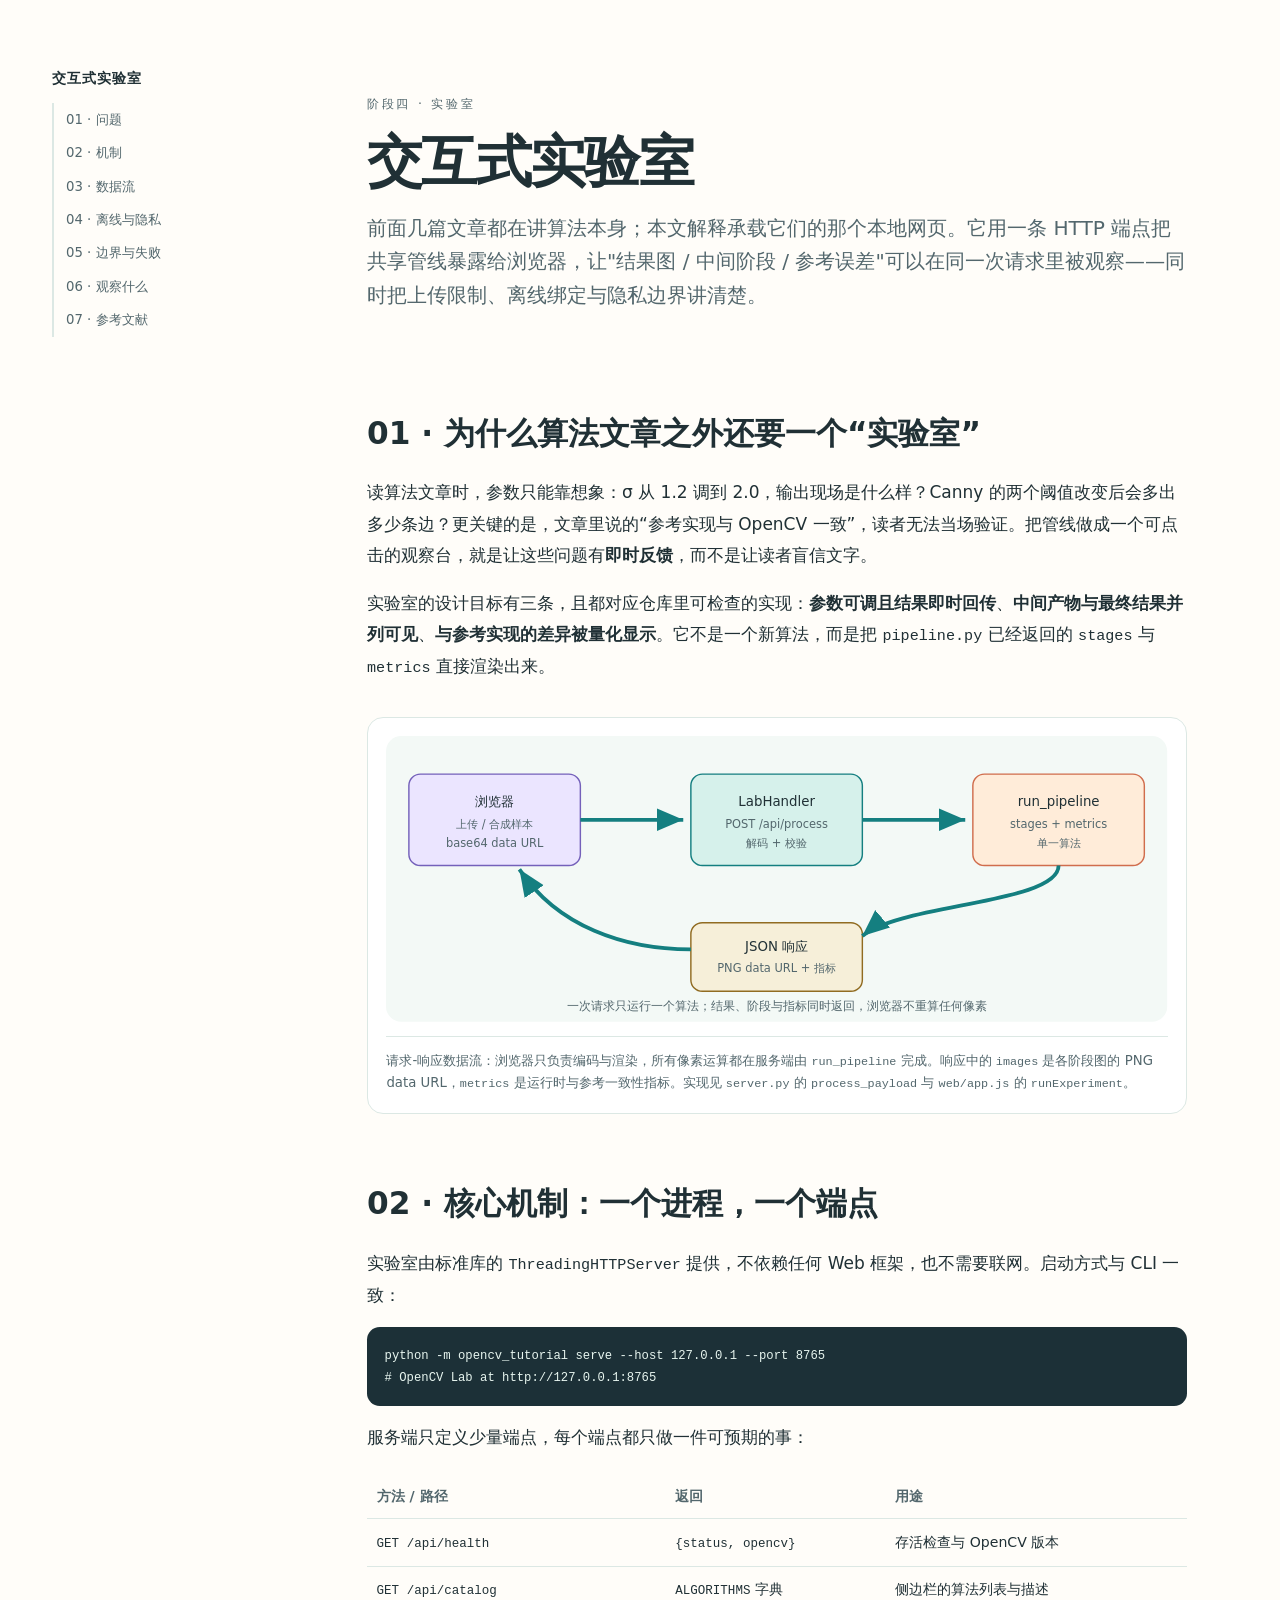
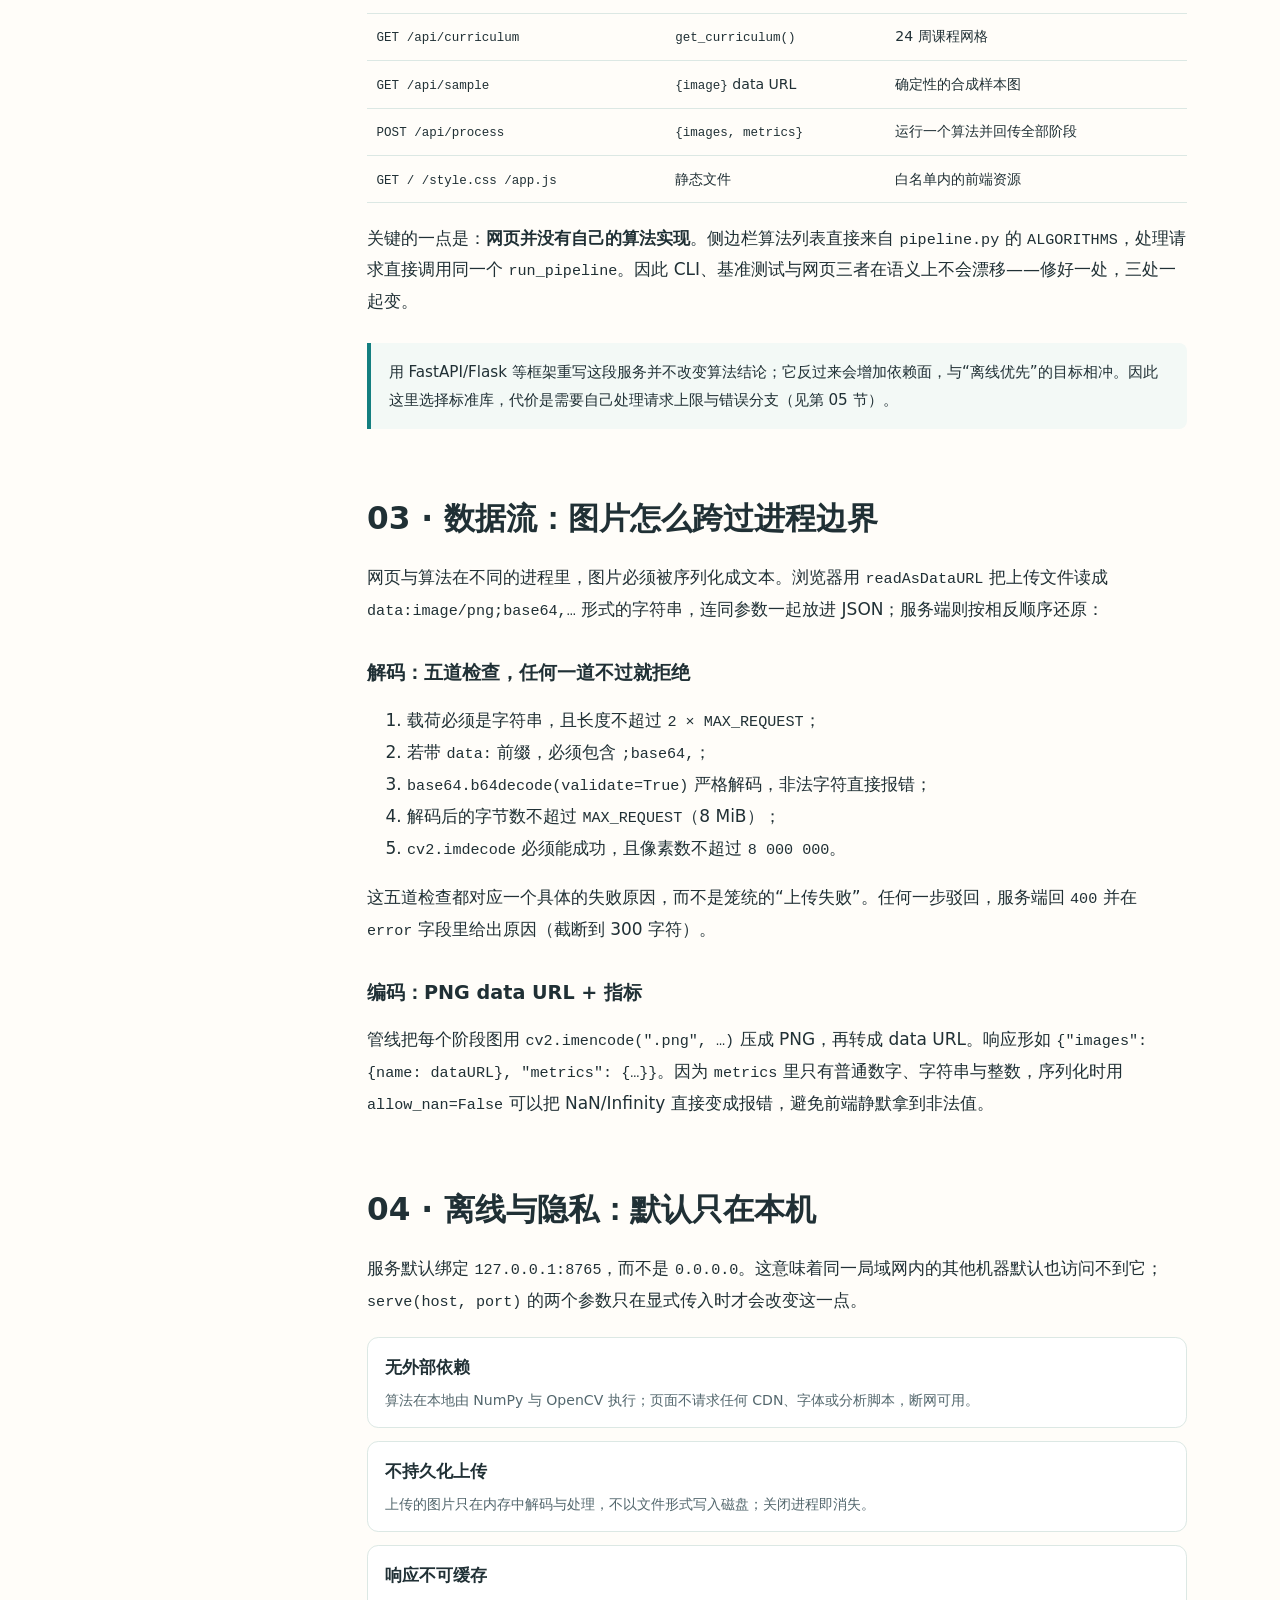
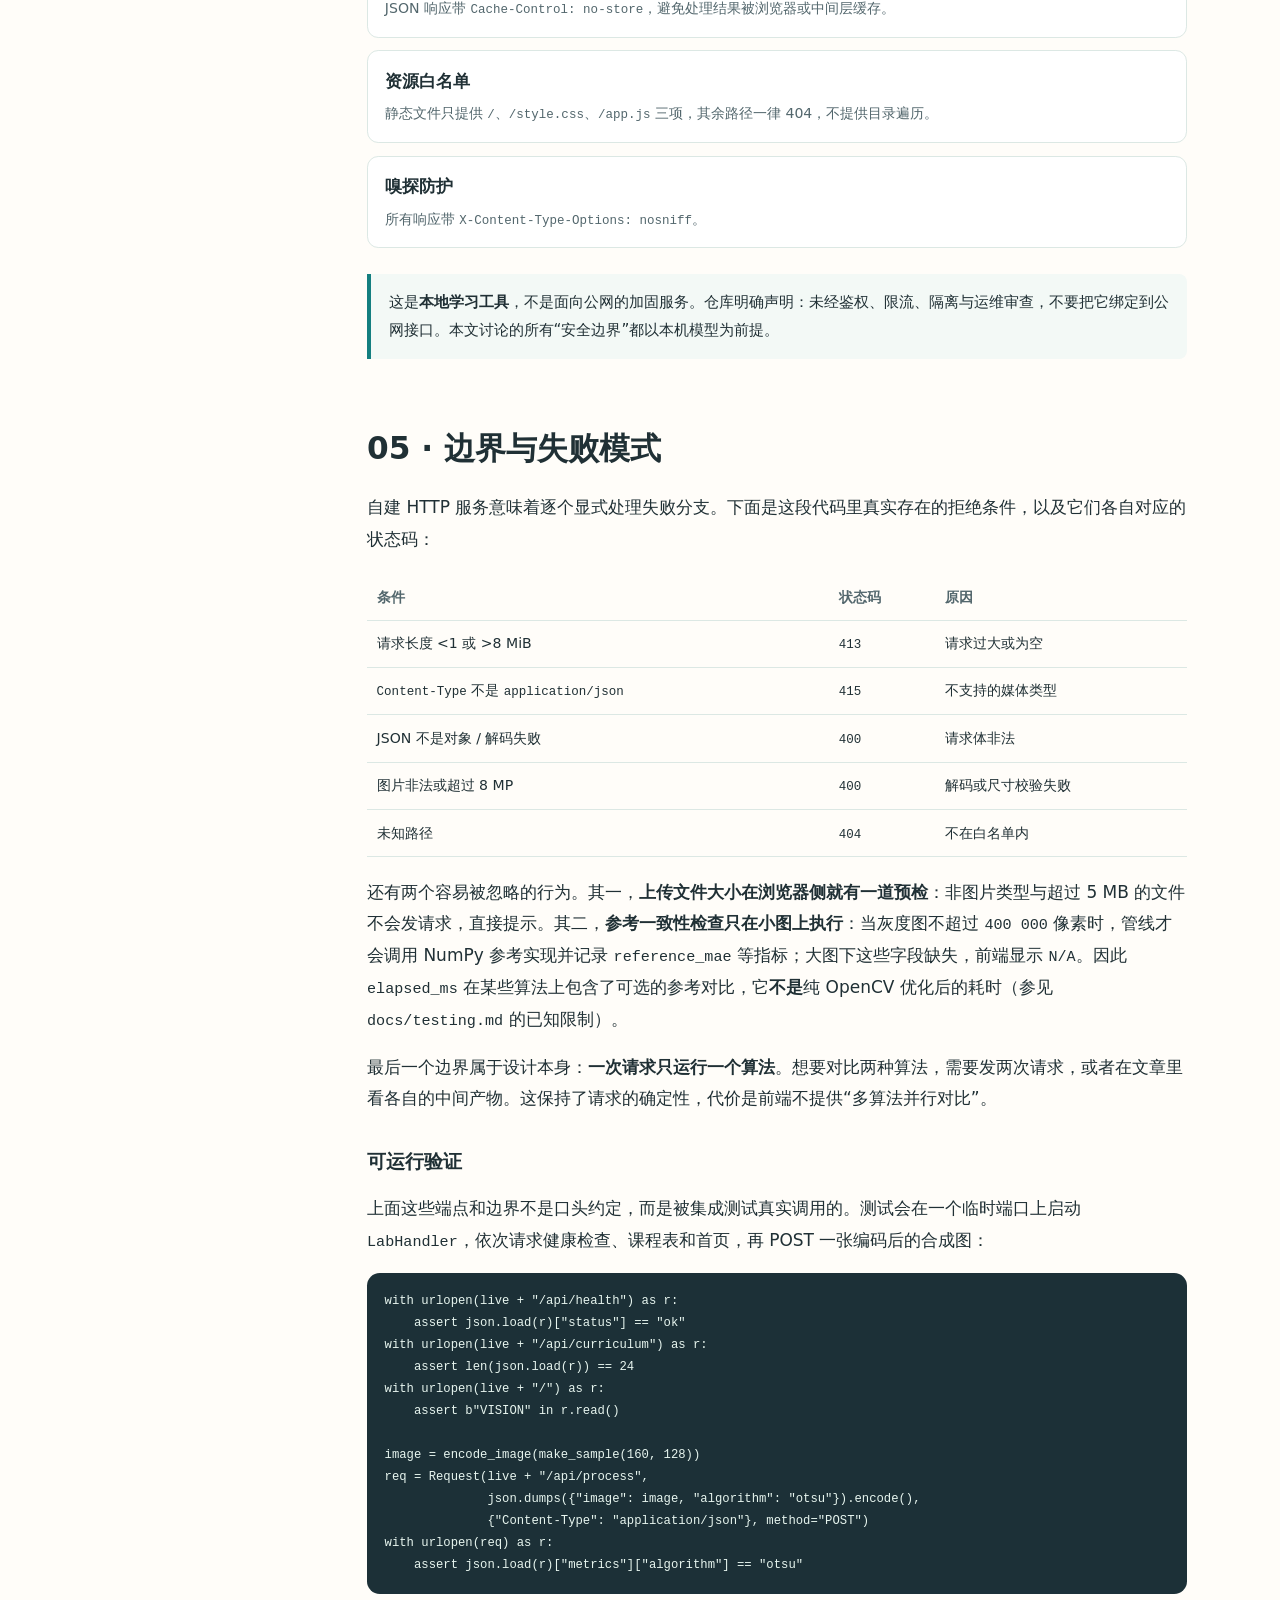
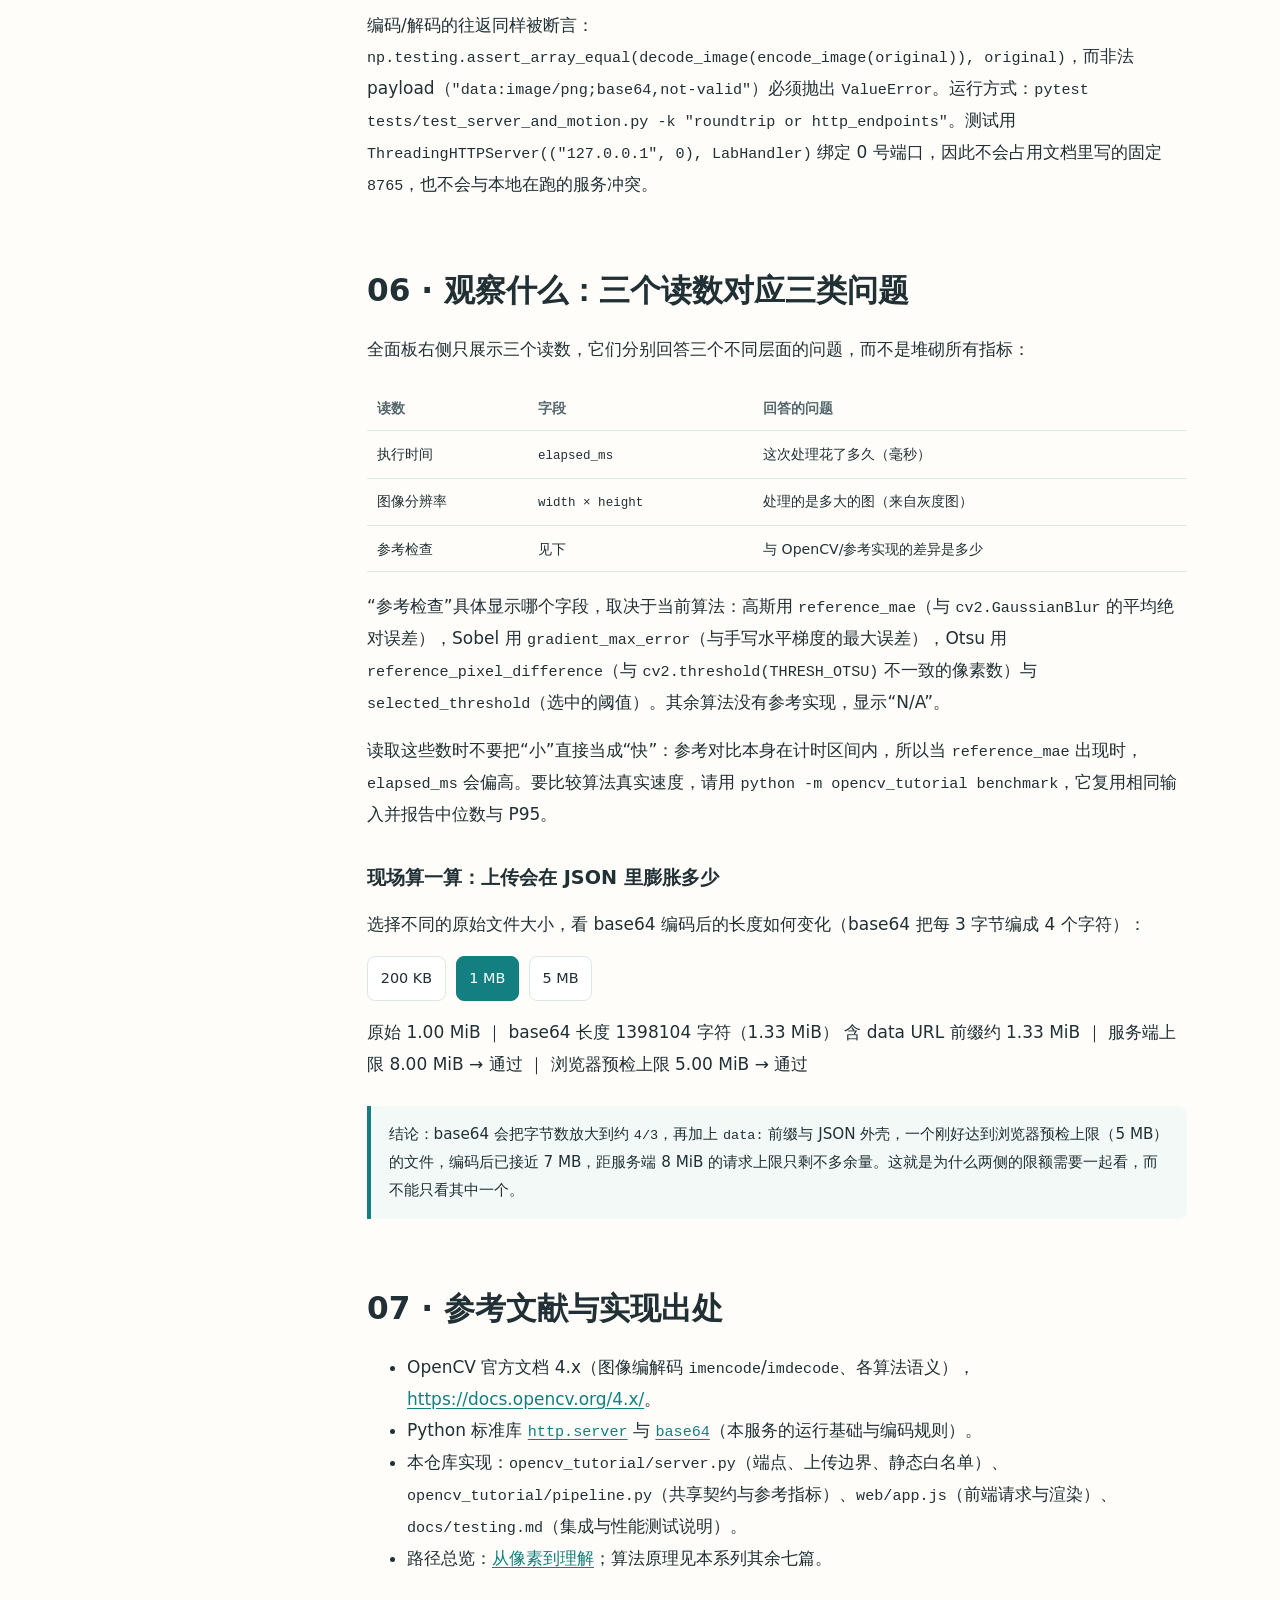
<file: articles/web-lab.html>
<!doctype html>
<html lang="zh-CN">
<head>
<meta charset="utf-8">
<meta name="viewport" content="width=device-width,initial-scale=1">
<meta name="color-scheme" content="light">
<meta name="description" content="离线交互式实验室：HTTP 端点、共享管线契约、上传边界与隐私设计，逐段解释并给出可检查的观察方法。">
<title>交互式实验室 · 从像素到理解</title>
<style>
:root{color-scheme:light;--paper:#fffdf9;--ink:#203035;--subtle:#53676d;--accent:#147f80;--transform:#d06d4d;--structure:#7461ba;--annotation:#916c22;--border:#dce8e4;--surface:#f3f9f6;--max-reading:820px}
*{box-sizing:border-box}
html{scroll-behavior:smooth}
body{margin:0;background:var(--paper);color:var(--ink);font:17px/1.85 system-ui,-apple-system,"PingFang SC","Microsoft YaHei",sans-serif}
a{color:var(--accent);text-underline-offset:.17em}a:hover{color:var(--transform)}
a:focus-visible,button:focus-visible,input:focus-visible{outline:3px solid var(--accent);outline-offset:3px}
.skip-link{position:absolute;left:1rem;top:-5rem;background:var(--ink);color:white;padding:.5rem 1rem;z-index:10}.skip-link:focus{top:1rem}
.layout{max-width:1240px;margin:0 auto;display:grid;grid-template-columns:210px minmax(0,1fr);gap:clamp(2rem,5vw,5rem);padding:4.25rem 2rem 8rem}
.toc{position:sticky;top:2rem;align-self:start;font-size:.83rem;line-height:1.55;max-height:calc(100vh - 4rem);overflow:auto}
.toc strong{display:block;font-size:.85rem;letter-spacing:.08em;margin-bottom:.9rem}.toc a{display:block;text-decoration:none;color:var(--subtle);border-left:2px solid var(--border);padding:.4rem .75rem}.toc a:hover{border-color:var(--accent);color:var(--accent);background:var(--surface)}
main{min-width:0}article{max-width:var(--max-reading);margin:0 auto;min-width:0}
.article-header{padding-top:.5rem;padding-bottom:1rem}.kicker{font-size:.78rem;letter-spacing:.22em;color:var(--subtle);text-transform:uppercase}.article-header h1{font-size:clamp(2.1rem,4.8vw,3.5rem);line-height:1.12;letter-spacing:-.03em;margin:.5rem 0 1.15rem}.dek{font-size:clamp(1.06rem,2vw,1.26rem);line-height:1.65;color:var(--subtle)}
section{scroll-margin-top:2rem;margin-top:4.25rem}h2{font-size:clamp(1.5rem,2.9vw,1.95rem);line-height:1.4;margin:0 0 1.35rem}h3{font-size:1.2rem;line-height:1.5;margin:2.1rem 0 .7rem}
p{margin:1rem 0}code,pre{font-family:ui-monospace,SFMono-Regular,Consolas,monospace}code{font-size:.89em;overflow-wrap:anywhere}pre{padding:1.1rem;background:#1c3037;color:#e7f5ef;border-radius:.8rem;overflow:auto;line-height:1.6;font-size:.86rem}
figure{margin:2.1rem 0;padding:1.15rem;border:1px solid var(--border);border-radius:1rem;background:white}figure svg{width:100%;height:auto;display:block}figcaption{font-size:.83rem;line-height:1.7;color:var(--subtle);border-top:1px solid var(--border);margin-top:.9rem;padding-top:.8rem}
.note{margin:1.6rem 0;padding:.9rem 1.1rem;border-left:4px solid var(--accent);background:var(--surface);border-radius:0 .5rem .5rem 0;font-size:.95rem}
.control-row{display:flex;gap:.6rem;flex-wrap:wrap;margin:1rem 0}button{font:inherit;font-size:.9rem;cursor:pointer;padding:.5rem .8rem;border:1px solid var(--border);border-radius:.5rem;background:white;color:var(--ink)}button[aria-pressed="true"]{background:var(--accent);color:white;border-color:var(--accent)}
.status{min-height:1.5em;color:var(--accent);font-weight:600}
.card-list{list-style:none;padding:0;margin:1.2rem 0}.card-list li{margin:0 0 .8rem;padding:.9rem 1.05rem;border:1px solid var(--border);border-radius:.7rem;background:white}.card-list a{font-weight:600;text-decoration:none}.card-list span{display:block;color:var(--subtle);font-size:.88rem;margin-top:.2rem}
table{width:100%;border-collapse:collapse;font-size:.88rem;margin:1.2rem 0}th,td{border-bottom:1px solid var(--border);text-align:left;padding:.6rem;vertical-align:top}th{color:var(--subtle);font-weight:600}
.math-inline{font-family:"Cambria Math","STIX Two Math","Latin Modern Math",serif;vertical-align:-.05em}
@media(max-width:900px){.layout{display:block;padding:2rem 1.2rem 5rem}.toc{position:static;max-height:none;margin-bottom:2rem;border-bottom:1px solid var(--border);padding-bottom:1rem}.toc a{display:inline-block;border-left:0;border-bottom:2px solid transparent;margin-right:.35rem;padding:.4rem .3rem}}
@media(max-width:480px){body{font-size:16px}.layout{padding:1.3rem 1rem 4rem}figure{padding:.6rem}section{margin-top:3.25rem}}
@media(prefers-reduced-motion:reduce){html{scroll-behavior:auto}*,*::before,*::after{animation:none!important;transition:none!important}}
@media print{body{background:white;color:black;font-size:11pt}.layout{display:block;padding:0}.toc,.control-row,.skip-link{display:none!important}article{max-width:none}figure{break-inside:avoid}a{color:#164e54}section{margin-top:1.6rem}}
</style>
</head>
<body>
<a class="skip-link" href="#content">跳转至正文</a>
<div class="layout">
<nav class="toc" aria-label="文章目录"><strong>交互式实验室</strong><a href="#problem">01 · 问题</a><a href="#mechanism">02 · 机制</a><a href="#flow">03 · 数据流</a><a href="#offline">04 · 离线与隐私</a><a href="#limits">05 · 边界与失败</a><a href="#observe">06 · 观察什么</a><a href="#references">07 · 参考文献</a></nav>
<main id="content"><article>
<header class="article-header">
<p class="kicker">阶段四 · 实验室</p>
<h1>交互式实验室</h1>
<p class="dek">前面几篇文章都在讲算法本身；本文解释承载它们的那个本地网页。它用一条 HTTP 端点把共享管线暴露给浏览器，让"结果图 / 中间阶段 / 参考误差"可以在同一次请求里被观察——同时把上传限制、离线绑定与隐私边界讲清楚。</p>
</header>
<section id="problem" aria-labelledby="problem-h">
<h2 id="problem-h">01 · 为什么算法文章之外还要一个“实验室”</h2>
<p>读算法文章时，参数只能靠想象：σ 从 1.2 调到 2.0，输出现场是什么样？Canny 的两个阈值改变后会多出多少条边？更关键的是，文章里说的“参考实现与 OpenCV 一致”，读者无法当场验证。把管线做成一个可点击的观察台，就是让这些问题有<strong>即时反馈</strong>，而不是让读者盲信文字。</p>
<p>实验室的设计目标有三条，且都对应仓库里可检查的实现：<strong>参数可调且结果即时回传</strong>、<strong>中间产物与最终结果并列可见</strong>、<strong>与参考实现的差异被量化显示</strong>。它不是一个新算法，而是把 <code>pipeline.py</code> 已经返回的 <code>stages</code> 与 <code>metrics</code> 直接渲染出来。</p>
<figure>
<svg role="img" aria-labelledby="fig-flow-title fig-flow-desc" viewBox="0 0 820 300" xmlns="http://www.w3.org/2000/svg">
<title id="fig-flow-title">浏览器与本地服务的请求-响应数据流</title>
<desc id="fig-flow-desc">浏览器把图片编码为 base64 JSON，POST 到 /api/process；服务端解码、校验、调用 run_pipeline，再以 PNG data URL 返回各阶段图像与指标；浏览器渲染对比与阶段画廊。</desc>
<rect width="820" height="300" rx="16" fill="#f3f9f6"/>
<g font-size="14" text-anchor="middle" fill="#203035">
<rect x="24" y="40" width="180" height="96" rx="12" fill="#ebe5ff" stroke="#7461ba" stroke-width="1.5"/>
<text x="114" y="74">浏览器</text><text x="114" y="97" font-size="12" fill="#53676d">上传 / 合成样本</text><text x="114" y="117" font-size="12" fill="#53676d">base64 data URL</text>
<rect x="320" y="40" width="180" height="96" rx="12" fill="#d6f1eb" stroke="#147f80" stroke-width="1.5"/>
<text x="410" y="74">LabHandler</text><text x="410" y="97" font-size="12" fill="#53676d">POST /api/process</text><text x="410" y="117" font-size="12" fill="#53676d">解码 + 校验</text>
<rect x="616" y="40" width="180" height="96" rx="12" fill="#ffecd9" stroke="#d06d4d" stroke-width="1.5"/>
<text x="706" y="74">run_pipeline</text><text x="706" y="97" font-size="12" fill="#53676d">stages + metrics</text><text x="706" y="117" font-size="12" fill="#53676d">单一算法</text>
<rect x="320" y="196" width="180" height="72" rx="12" fill="#f6efd9" stroke="#916c22" stroke-width="1.5"/>
<text x="410" y="226">JSON 响应</text><text x="410" y="248" font-size="12" fill="#53676d">PNG data URL + 指标</text>
</g>
<g stroke="#147f80" stroke-width="4" fill="none" marker-end="url(#fl)">
<path d="M204 88 H312"/><path d="M500 88 H608"/><path d="M706 136 C706 176 540 176 500 210"/><path d="M320 224 C250 224 180 200 140 140"/>
</g>
<defs><marker id="fl" markerWidth="10" markerHeight="10" refX="7" refY="3" orient="auto"><path d="M0 0 L7 3 L0 6 Z" fill="#147f80"/></marker></defs>
<text x="410" y="288" font-size="13" text-anchor="middle" fill="#53676d">一次请求只运行一个算法；结果、阶段与指标同时返回，浏览器不重算任何像素</text>
</svg>
<figcaption>请求-响应数据流：浏览器只负责编码与渲染，所有像素运算都在服务端由 <code>run_pipeline</code> 完成。响应中的 <code>images</code> 是各阶段图的 PNG data URL，<code>metrics</code> 是运行时与参考一致性指标。实现见 <code>server.py</code> 的 <code>process_payload</code> 与 <code>web/app.js</code> 的 <code>runExperiment</code>。</figcaption>
</figure>
</section>
<section id="mechanism" aria-labelledby="mechanism-h">
<h2 id="mechanism-h">02 · 核心机制：一个进程，一个端点</h2>
<p>实验室由标准库的 <code>ThreadingHTTPServer</code> 提供，不依赖任何 Web 框架，也不需要联网。启动方式与 CLI 一致：</p>
<pre><code>python -m opencv_tutorial serve --host 127.0.0.1 --port 8765
# OpenCV Lab at http://127.0.0.1:8765</code></pre>
<p>服务端只定义少量端点，每个端点都只做一件可预期的事：</p>
<table>
<caption class="visually-hidden" style="position:absolute;left:-9999px">实验室 HTTP 端点</caption>
<thead><tr><th>方法 / 路径</th><th>返回</th><th>用途</th></tr></thead>
<tbody>
<tr><td><code>GET /api/health</code></td><td><code>{status, opencv}</code></td><td>存活检查与 OpenCV 版本</td></tr>
<tr><td><code>GET /api/catalog</code></td><td><code>ALGORITHMS</code> 字典</td><td>侧边栏的算法列表与描述</td></tr>
<tr><td><code>GET /api/curriculum</code></td><td><code>get_curriculum()</code></td><td>24 周课程网格</td></tr>
<tr><td><code>GET /api/sample</code></td><td><code>{image}</code> data URL</td><td>确定性的合成样本图</td></tr>
<tr><td><code>POST /api/process</code></td><td><code>{images, metrics}</code></td><td>运行一个算法并回传全部阶段</td></tr>
<tr><td><code>GET / /style.css /app.js</code></td><td>静态文件</td><td>白名单内的前端资源</td></tr>
</tbody>
</table>
<p>关键的一点是：<strong>网页并没有自己的算法实现</strong>。侧边栏算法列表直接来自 <code>pipeline.py</code> 的 <code>ALGORITHMS</code>，处理请求直接调用同一个 <code>run_pipeline</code>。因此 CLI、基准测试与网页三者在语义上不会漂移——修好一处，三处一起变。</p>
<p class="note">用 FastAPI/Flask 等框架重写这段服务并不改变算法结论；它反过来会增加依赖面，与“离线优先”的目标相冲。因此这里选择标准库，代价是需要自己处理请求上限与错误分支（见第 05 节）。</p>
</section>
<section id="flow" aria-labelledby="flow-h">
<h2 id="flow-h">03 · 数据流：图片怎么跨过进程边界</h2>
<p>网页与算法在不同的进程里，图片必须被序列化成文本。浏览器用 <code>readAsDataURL</code> 把上传文件读成 <code>data:image/png;base64,…</code> 形式的字符串，连同参数一起放进 JSON；服务端则按相反顺序还原：</p>
<h3>解码：五道检查，任何一道不过就拒绝</h3>
<ol>
<li>载荷必须是字符串，且长度不超过 <code>2 × MAX_REQUEST</code>；</li>
<li>若带 <code>data:</code> 前缀，必须包含 <code>;base64,</code>；</li>
<li><code>base64.b64decode(validate=True)</code> 严格解码，非法字符直接报错；</li>
<li>解码后的字节数不超过 <code>MAX_REQUEST</code>（8 MiB）；</li>
<li><code>cv2.imdecode</code> 必须能成功，且像素数不超过 <code>8 000 000</code>。</li>
</ol>
<p>这五道检查都对应一个具体的失败原因，而不是笼统的“上传失败”。任何一步驳回，服务端回 <code>400</code> 并在 <code>error</code> 字段里给出原因（截断到 300 字符）。</p>
<h3>编码：PNG data URL + 指标</h3>
<p>管线把每个阶段图用 <code>cv2.imencode(".png", …)</code> 压成 PNG，再转成 data URL。响应形如 <code>{"images": {name: dataURL}, "metrics": {…}}</code>。因为 <code>metrics</code> 里只有普通数字、字符串与整数，序列化时用 <code>allow_nan=False</code> 可以把 NaN/Infinity 直接变成报错，避免前端静默拿到非法值。</p>
</section>
<section id="offline" aria-labelledby="offline-h">
<h2 id="offline-h">04 · 离线与隐私：默认只在本机</h2>
<p>服务默认绑定 <code>127.0.0.1:8765</code>，而不是 <code>0.0.0.0</code>。这意味着同一局域网内的其他机器默认也访问不到它；<code>serve(host, port)</code> 的两个参数只在显式传入时才会改变这一点。</p>
<ul class="card-list">
<li><strong>无外部依赖</strong><span>算法在本地由 NumPy 与 OpenCV 执行；页面不请求任何 CDN、字体或分析脚本，断网可用。</span></li>
<li><strong>不持久化上传</strong><span>上传的图片只在内存中解码与处理，不以文件形式写入磁盘；关闭进程即消失。</span></li>
<li><strong>响应不可缓存</strong><span>JSON 响应带 <code>Cache-Control: no-store</code>，避免处理结果被浏览器或中间层缓存。</span></li>
<li><strong>资源白名单</strong><span>静态文件只提供 <code>/</code>、<code>/style.css</code>、<code>/app.js</code> 三项，其余路径一律 404，不提供目录遍历。</span></li>
<li><strong>嗅探防护</strong><span>所有响应带 <code>X-Content-Type-Options: nosniff</code>。</span></li>
</ul>
<p class="note">这是<strong>本地学习工具</strong>，不是面向公网的加固服务。仓库明确声明：未经鉴权、限流、隔离与运维审查，不要把它绑定到公网接口。本文讨论的所有“安全边界”都以本机模型为前提。</p>
</section>
<section id="limits" aria-labelledby="limits-h">
<h2 id="limits-h">05 · 边界与失败模式</h2>
<p>自建 HTTP 服务意味着逐个显式处理失败分支。下面是这段代码里真实存在的拒绝条件，以及它们各自对应的状态码：</p>
<table>
<thead><tr><th>条件</th><th>状态码</th><th>原因</th></tr></thead>
<tbody>
<tr><td>请求长度 &lt;1 或 &gt;8 MiB</td><td><code>413</code></td><td>请求过大或为空</td></tr>
<tr><td><code>Content-Type</code> 不是 <code>application/json</code></td><td><code>415</code></td><td>不支持的媒体类型</td></tr>
<tr><td>JSON 不是对象 / 解码失败</td><td><code>400</code></td><td>请求体非法</td></tr>
<tr><td>图片非法或超过 8 MP</td><td><code>400</code></td><td>解码或尺寸校验失败</td></tr>
<tr><td>未知路径</td><td><code>404</code></td><td>不在白名单内</td></tr>
</tbody>
</table>
<p>还有两个容易被忽略的行为。其一，<strong>上传文件大小在浏览器侧就有一道预检</strong>：非图片类型与超过 5 MB 的文件不会发请求，直接提示。其二，<strong>参考一致性检查只在小图上执行</strong>：当灰度图不超过 <code>400 000</code> 像素时，管线才会调用 NumPy 参考实现并记录 <code>reference_mae</code> 等指标；大图下这些字段缺失，前端显示 <code>N/A</code>。因此 <code>elapsed_ms</code> 在某些算法上包含了可选的参考对比，它<strong>不是</strong>纯 OpenCV 优化后的耗时（参见 <code>docs/testing.md</code> 的已知限制）。</p>
<p>最后一个边界属于设计本身：<strong>一次请求只运行一个算法</strong>。想要对比两种算法，需要发两次请求，或者在文章里看各自的中间产物。这保持了请求的确定性，代价是前端不提供“多算法并行对比”。</p>
<h3>可运行验证</h3>
<p>上面这些端点和边界不是口头约定，而是被集成测试真实调用的。测试会在一个临时端口上启动 <code>LabHandler</code>，依次请求健康检查、课程表和首页，再 POST 一张编码后的合成图：</p>
<pre><code>with urlopen(live + "/api/health") as r:
    assert json.load(r)["status"] == "ok"
with urlopen(live + "/api/curriculum") as r:
    assert len(json.load(r)) == 24
with urlopen(live + "/") as r:
    assert b"VISION" in r.read()

image = encode_image(make_sample(160, 128))
req = Request(live + "/api/process",
              json.dumps({"image": image, "algorithm": "otsu"}).encode(),
              {"Content-Type": "application/json"}, method="POST")
with urlopen(req) as r:
    assert json.load(r)["metrics"]["algorithm"] == "otsu"</code></pre>
<p>编码/解码的往返同样被断言：<code>np.testing.assert_array_equal(decode_image(encode_image(original)), original)</code>，而非法 payload（<code>"[data-uri]"</code>）必须抛出 <code>ValueError</code>。运行方式：<code>pytest tests/test_server_and_motion.py -k "roundtrip or http_endpoints"</code>。测试用 <code>ThreadingHTTPServer(("127.0.0.1", 0), LabHandler)</code> 绑定 0 号端口，因此不会占用文档里写的固定 <code>8765</code>，也不会与本地在跑的服务冲突。</p>
</section>
<section id="observe" aria-labelledby="observe-h">
<h2 id="observe-h">06 · 观察什么：三个读数对应三类问题</h2>
<p>全面板右侧只展示三个读数，它们分别回答三个不同层面的问题，而不是堆砌所有指标：</p>
<table>
<thead><tr><th>读数</th><th>字段</th><th>回答的问题</th></tr></thead>
<tbody>
<tr><td>执行时间</td><td><code>elapsed_ms</code></td><td>这次处理花了多久（毫秒）</td></tr>
<tr><td>图像分辨率</td><td><code>width × height</code></td><td>处理的是多大的图（来自灰度图）</td></tr>
<tr><td>参考检查</td><td>见下</td><td>与 OpenCV/参考实现的差异是多少</td></tr>
</tbody>
</table>
<p>“参考检查”具体显示哪个字段，取决于当前算法：高斯用 <code>reference_mae</code>（与 <code>cv2.GaussianBlur</code> 的平均绝对误差），Sobel 用 <code>gradient_max_error</code>（与手写水平梯度的最大误差），Otsu 用 <code>reference_pixel_difference</code>（与 <code>cv2.threshold(THRESH_OTSU)</code> 不一致的像素数）与 <code>selected_threshold</code>（选中的阈值）。其余算法没有参考实现，显示“N/A”。</p>
<p>读取这些数时不要把“小”直接当成“快”：参考对比本身在计时区间内，所以当 <code>reference_mae</code> 出现时，<code>elapsed_ms</code> 会偏高。要比较算法真实速度，请用 <code>python -m opencv_tutorial benchmark</code>，它复用相同输入并报告中位数与 P95。</p>
<h3>现场算一算：上传会在 JSON 里膨胀多少</h3>
<p>选择不同的原始文件大小，看 base64 编码后的长度如何变化（base64 把每 3 字节编成 4 个字符）：</p>
<div class="control-row" role="group" aria-label="选择原始文件大小">
<button type="button" data-bytes="204800" aria-pressed="false">200 KB</button>
<button type="button" data-bytes="1048576" aria-pressed="true">1 MB</button>
<button type="button" data-bytes="5242880" aria-pressed="false">5 MB</button>
</div>
<p class="readout" id="size-readout" aria-live="polite"></p>
<p class="note">结论：base64 会把字节数放大到约 <code>4/3</code>，再加上 <code>data:</code> 前缀与 JSON 外壳，一个刚好达到浏览器预检上限（5 MB）的文件，编码后已接近 7 MB，距服务端 8 MiB 的请求上限只剩不多余量。这就是为什么两侧的限额需要一起看，而不能只看其中一个。</p>
</section>
<section id="references" aria-labelledby="ref-h">
<h2 id="ref-h">07 · 参考文献与实现出处</h2>
<ul>
<li>OpenCV 官方文档 4.x（图像编解码 <code>imencode</code>/<code>imdecode</code>、各算法语义），<a href="https://docs.opencv.org/4.x/">https://docs.opencv.org/4.x/</a>。</li>
<li>Python 标准库 <a href="https://docs.python.org/3/library/http.server.html"><code>http.server</code></a> 与 <a href="https://docs.python.org/3/library/base64.html"><code>base64</code></a>（本服务的运行基础与编码规则）。</li>
<li>本仓库实现：<code>opencv_tutorial/server.py</code>（端点、上传边界、静态白名单）、<code>opencv_tutorial/pipeline.py</code>（共享契约与参考指标）、<code>web/app.js</code>（前端请求与渲染）、<code>docs/testing.md</code>（集成与性能测试说明）。</li>
<li>路径总览：<a href="index.html">从像素到理解</a>；算法原理见本系列其余七篇。</li>
</ul>
</section>
</article></main>
</div>
<script>
(function(){
  function bytesToBase64(n){ return Math.ceil(n/3)*4; }
  function human(n){ return (n/1048576).toFixed(2) + ' MiB'; }
  var out = document.getElementById('size-readout');
  var buttons = Array.prototype.slice.call(document.querySelectorAll('[data-bytes]'));
  function render(n){
    var encoded = bytesToBase64(n);
    var withPrefix = encoded + 22; /* data:image/...;base64, ~22 字符前缀，教学示意 */
    out.textContent = '原始 ' + human(n) + ' ｜ base64 长度 ' + encoded + ' 字符（' + human(encoded) + '）\n' +
      '含 data URL 前缀约 ' + human(withPrefix) + ' ｜ 服务端上限 8.00 MiB → ' +
      (withPrefix <= 8*1048576 ? '通过' : '将被 413 拒绝') + ' ｜ 浏览器预检上限 5.00 MiB → ' +
      (n <= 5*1048576 ? '通过' : '本地拦截');
  }
  buttons.forEach(function(btn){
    btn.addEventListener('click', function(){
      buttons.forEach(function(b){ b.setAttribute('aria-pressed', String(b === btn)); });
      render(Number(btn.dataset.bytes));
    });
  });
  render(1048576);
})();
</script>
</body>
</html>
</file>
